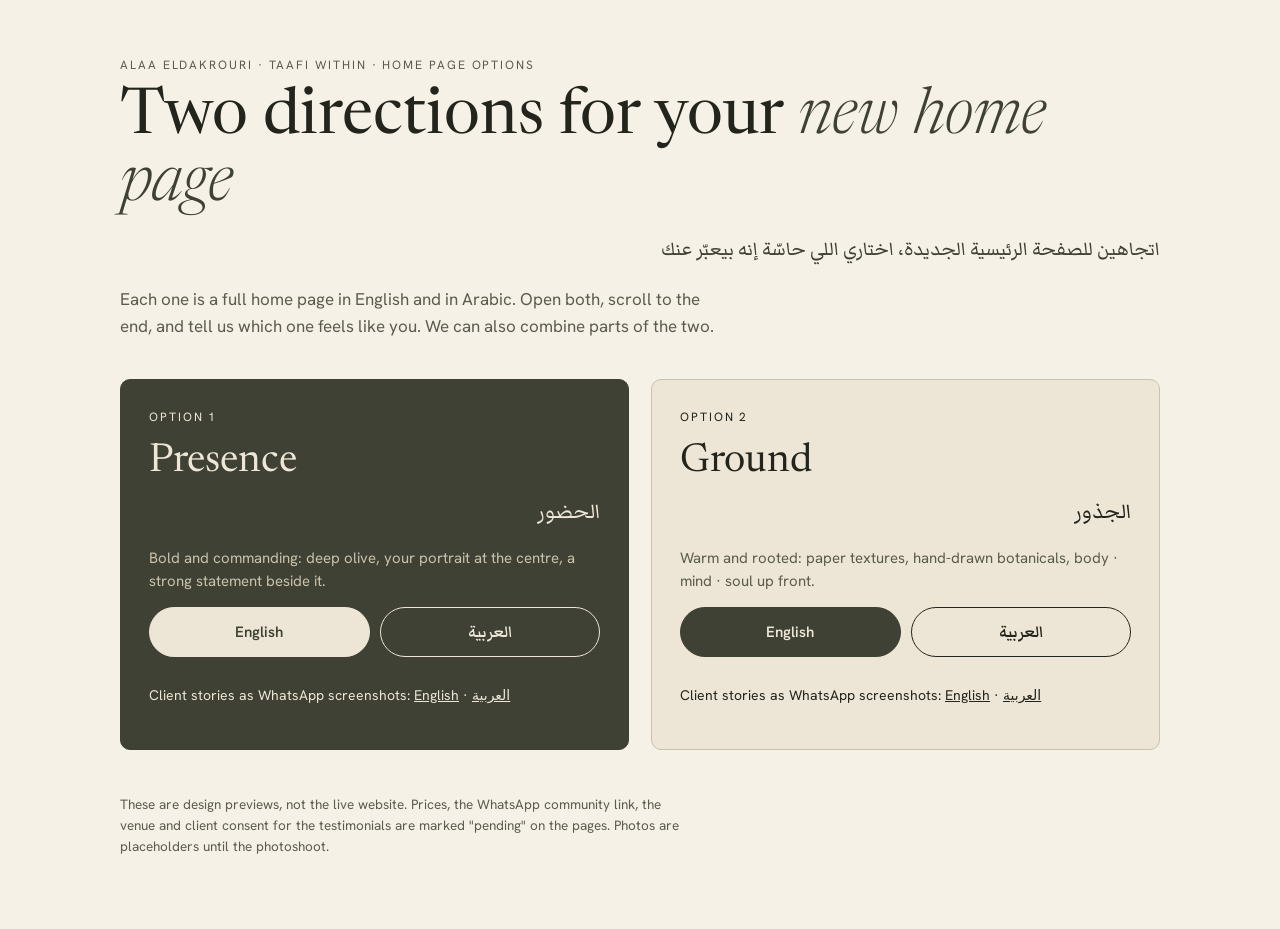
<file: index.html>
<!doctype html>
<html lang="en">
<head>
<meta charset="utf-8">
<meta name="viewport" content="width=device-width, initial-scale=1">
<meta name="robots" content="noindex, nofollow">
<title>Alaa Eldakrouri · Home page options</title>
<link rel="preconnect" href="https://fonts.googleapis.com">
<link rel="preconnect" href="https://fonts.gstatic.com" crossorigin>
<link rel="stylesheet" href="https://fonts.googleapis.com/css2?family=Newsreader:ital,opsz,wght@0,6..72,400;1,6..72,300&family=Hanken+Grotesk:wght@400;500;600&family=Markazi+Text:wght@500&display=swap">
<style>
  :root {
    --cream: #EDE6D6; --paper: #F5F1E7; --sage: #A9AD88; --taupe: #C9C2AC; --deep: #3F4134; --ink: #23241C; --muted: #5B5C4C;
    --display: "Newsreader", Georgia, serif; --text: "Hanken Grotesk", system-ui, sans-serif; --ar: "Markazi Text", "Noto Naskh Arabic", serif;
  }
  * { box-sizing: border-box; }
  body { margin: 0; background: var(--paper); color: var(--ink); font-family: var(--text); line-height: 1.55; }
  .wrap { max-width: 1080px; margin: 0 auto; padding-inline: 20px; padding-block: 56px 72px; }
  .eyebrow { font-size: 12px; letter-spacing: .16em; text-transform: uppercase; color: var(--muted); }
  h1 { font-family: var(--display); font-weight: 400; font-size: clamp(38px, 6vw, 64px); line-height: 1.05; margin: 10px 0 12px; }
  h1 em { font-weight: 300; color: var(--deep); }
  .ar { font-family: var(--ar); font-size: 24px; color: var(--deep); margin: 0; letter-spacing: 0; }
  .lede { max-width: 60ch; color: var(--muted); margin: 18px 0 0; font-size: 17px; }
  .grid { display: grid; grid-template-columns: repeat(auto-fit, minmax(300px, 1fr)); gap: 22px; margin-top: 40px; }
  .card { background: var(--cream); border: 1px solid var(--taupe); border-radius: 10px; padding: 28px; display: grid; gap: 14px; }
  .card.v1 { background: var(--deep); color: var(--cream); border-color: var(--deep); }
  .card.v1 .muted { color: var(--taupe); }
  .num { font-size: 12px; letter-spacing: .16em; text-transform: uppercase; }
  .card h2 { font-family: var(--display); font-weight: 400; font-size: 40px; margin: 0; line-height: 1.1; }
  .card .ar-name { font-family: var(--ar); font-size: 26px; letter-spacing: 0; margin: -6px 0 0; }
  .muted { color: var(--muted); font-size: 15px; margin: 0; }
  .links { display: grid; grid-template-columns: 1fr 1fr; gap: 10px; }
  .btn { display: flex; align-items: center; justify-content: center; min-height: 50px; border-radius: 999px; text-decoration: none; font-weight: 600; font-size: 15px; border: 1px solid currentColor; color: inherit; }
  .btn.solid { background: var(--cream); color: var(--deep); border-color: var(--cream); }
  .card.v2 .btn.solid { background: var(--deep); color: var(--cream); border-color: var(--deep); }
  .btn .arab { font-family: var(--ar); font-size: 20px; letter-spacing: 0; }
  .alt { font-size: 14px; }
  .alt a { color: inherit; }
  footer { margin-top: 44px; font-size: 13.5px; color: var(--muted); max-width: 70ch; }
  a:focus-visible { outline: 2px solid var(--sage); outline-offset: 3px; }
</style>
</head>
<body>
<main class="wrap">
  <div class="eyebrow">Alaa Eldakrouri · Taafi Within · Home page options</div>
  <h1>Two directions for your <em>new home page</em></h1>
  <p class="ar" lang="ar" dir="rtl">اتجاهين للصفحة الرئيسية الجديدة، اختاري اللي حاسّة إنه بيعبّر عنك</p>
  <p class="lede">Each one is a full home page in English and in Arabic. Open both, scroll to the end, and tell us which one feels like you. We can also combine parts of the two.</p>

  <div class="grid">
    <section class="card v1" aria-labelledby="v1-title">
      <div class="num">Option 1</div>
      <h2 id="v1-title">Presence</h2>
      <p class="ar-name" lang="ar" dir="rtl">الحضور</p>
      <p class="muted">Bold and commanding: deep olive, your portrait at the centre, a strong statement beside it.</p>
      <div class="links">
        <a class="btn solid" href="v1-presence/en/">English</a>
        <a class="btn" href="v1-presence/ar/"><span class="arab" lang="ar">العربية</span></a>
      </div>
      <p class="alt">Client stories as WhatsApp screenshots: <a href="v1-presence/en/?stories=screens">English</a> · <a href="v1-presence/ar/?stories=screens" lang="ar">العربية</a></p>
    </section>

    <section class="card v2" aria-labelledby="v2-title">
      <div class="num">Option 2</div>
      <h2 id="v2-title">Ground</h2>
      <p class="ar-name" lang="ar" dir="rtl">الجذور</p>
      <p class="muted">Warm and rooted: paper textures, hand-drawn botanicals, body · mind · soul up front.</p>
      <div class="links">
        <a class="btn solid" href="v2-ground/en/">English</a>
        <a class="btn" href="v2-ground/ar/"><span class="arab" lang="ar">العربية</span></a>
      </div>
      <p class="alt">Client stories as WhatsApp screenshots: <a href="v2-ground/en/?stories=screens">English</a> · <a href="v2-ground/ar/?stories=screens" lang="ar">العربية</a></p>
    </section>
  </div>

  <footer>These are design previews, not the live website. Prices, the WhatsApp community link, the venue and client consent for the testimonials are marked "pending" on the pages. Photos are placeholders until the photoshoot.</footer>
</main>
</body>
</html>
</file>
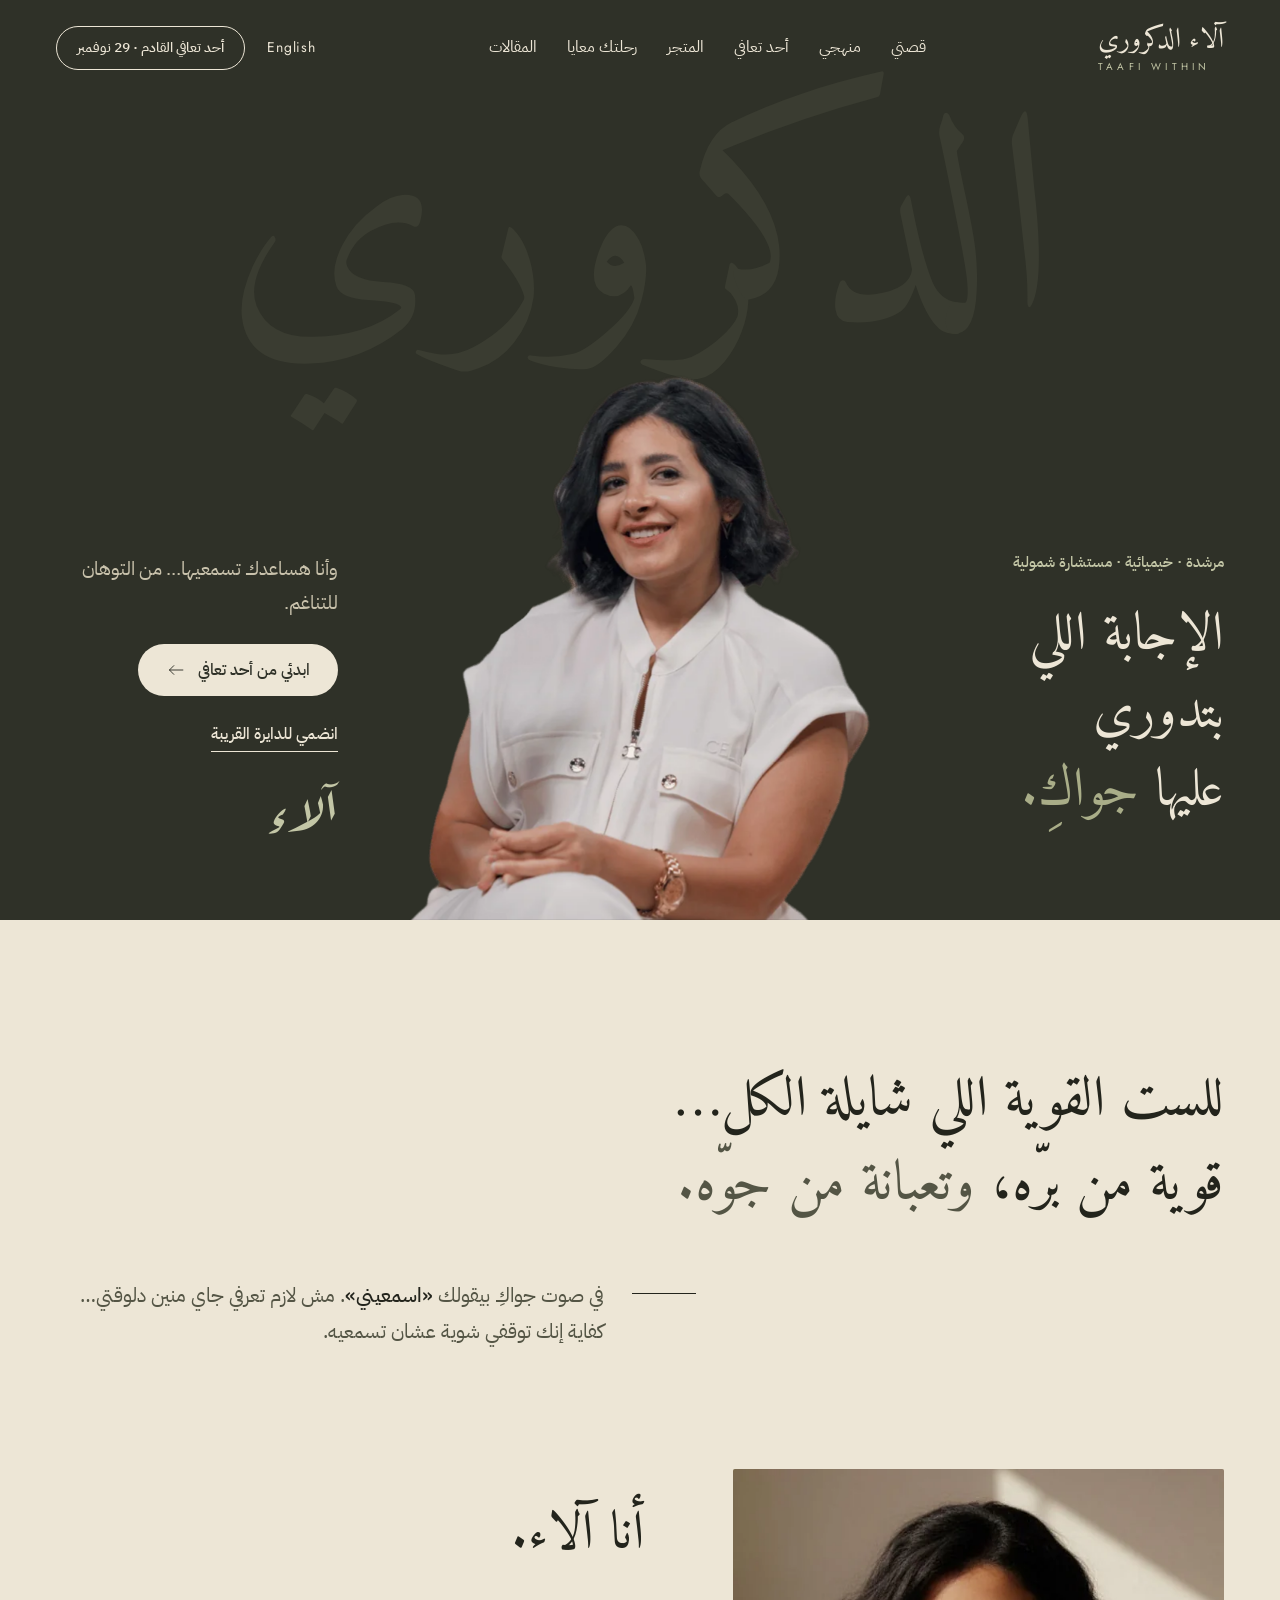
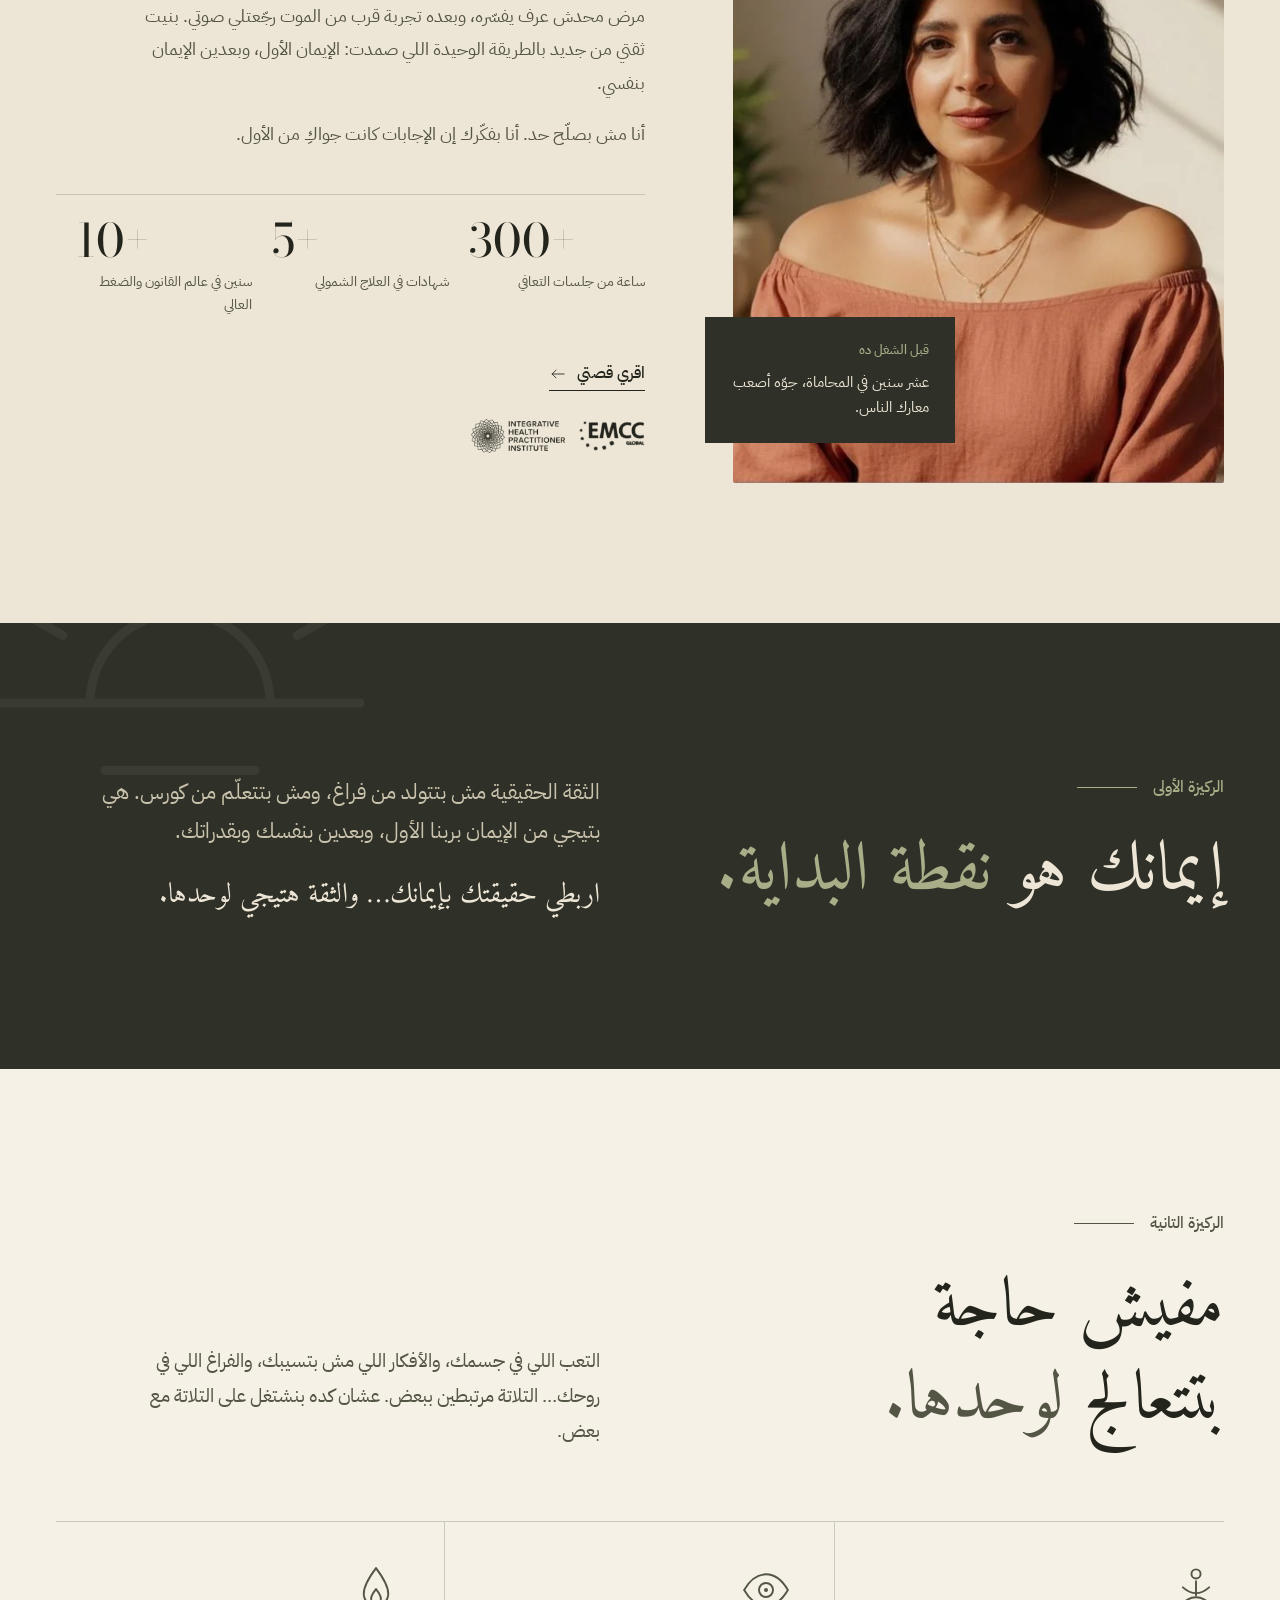
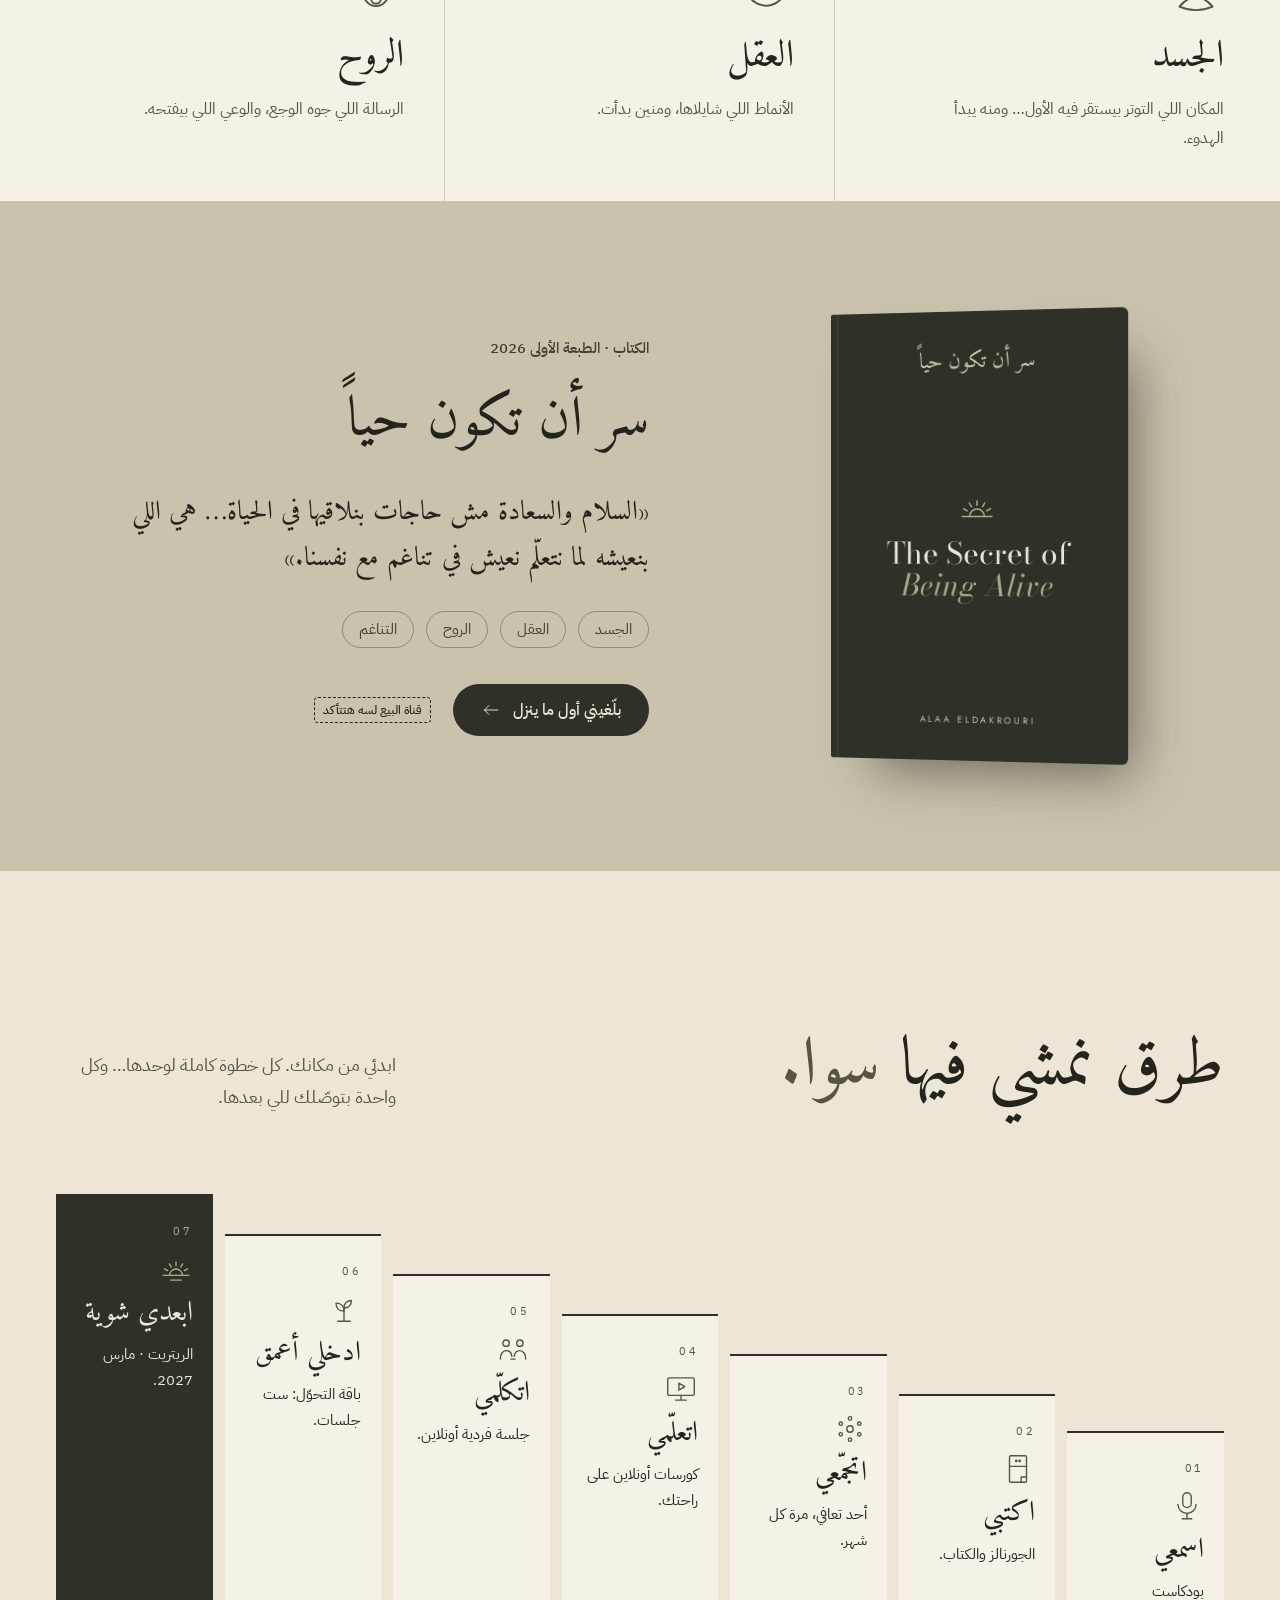
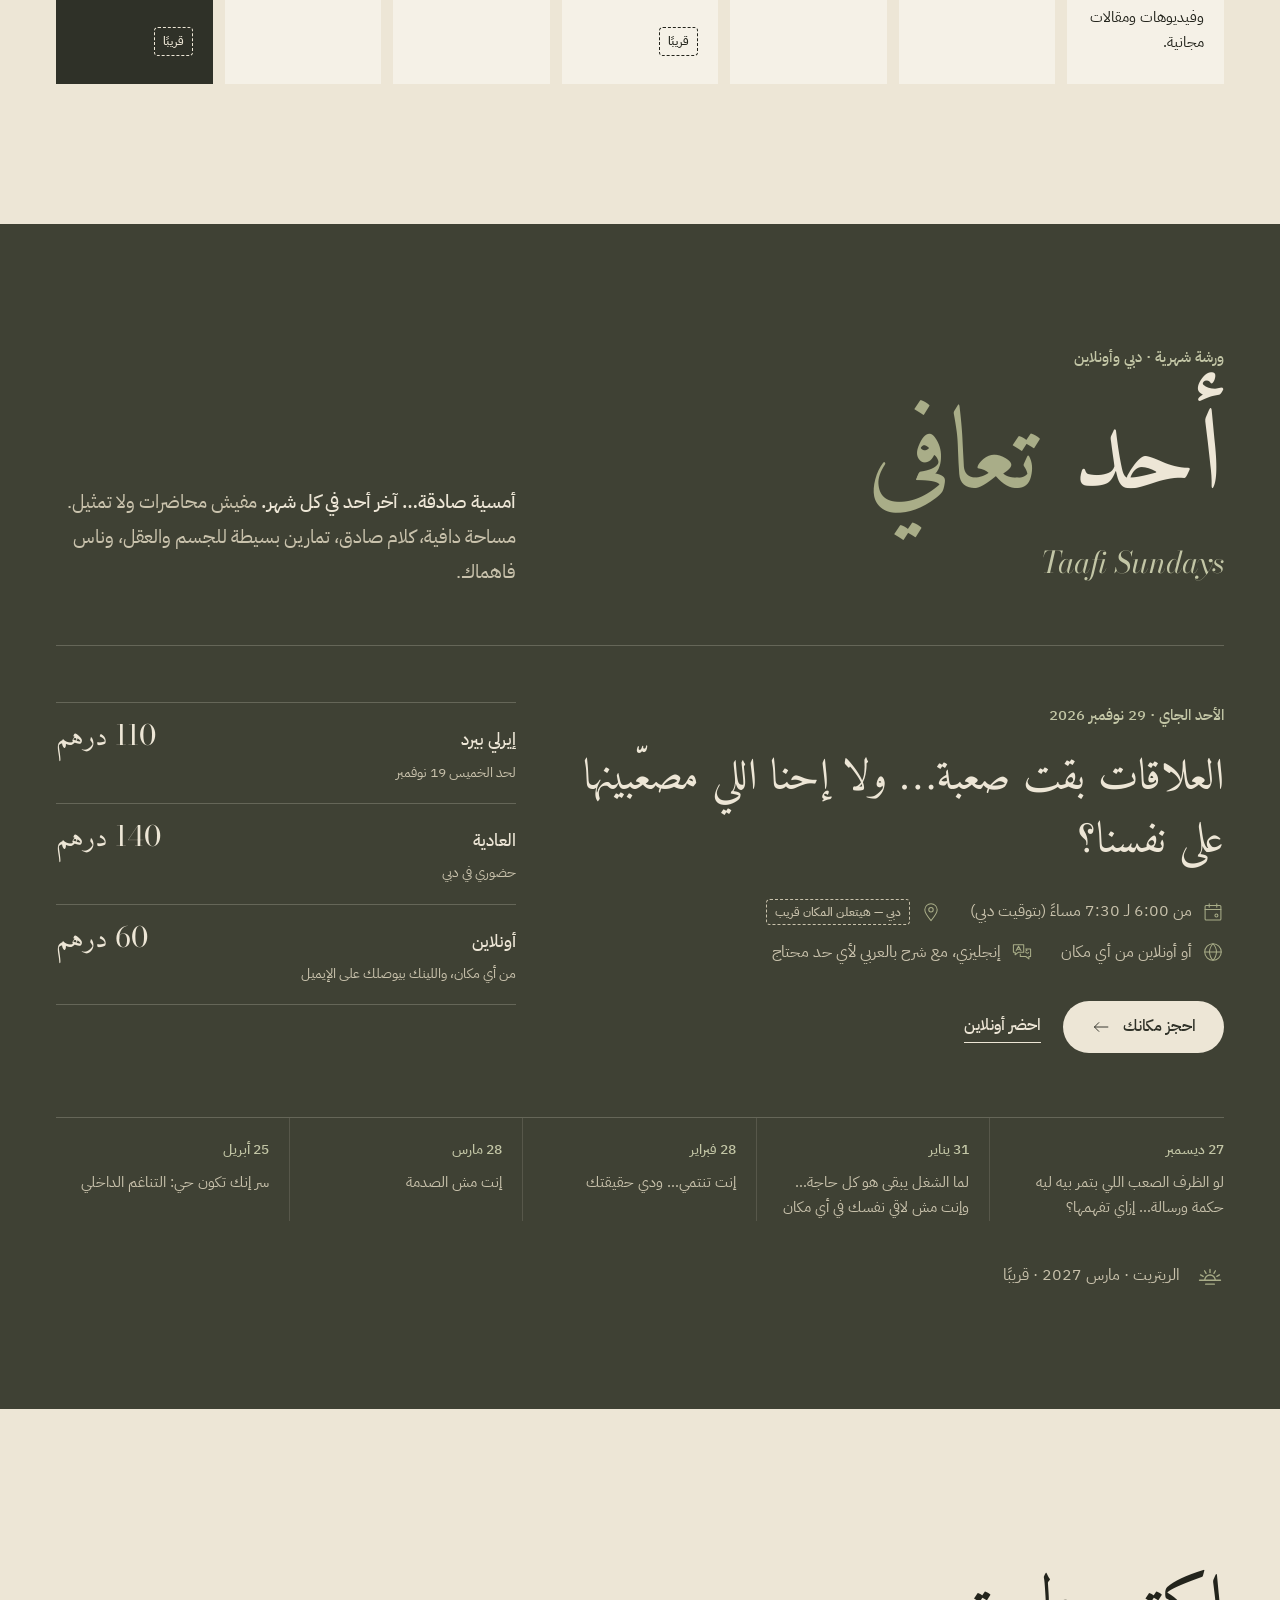
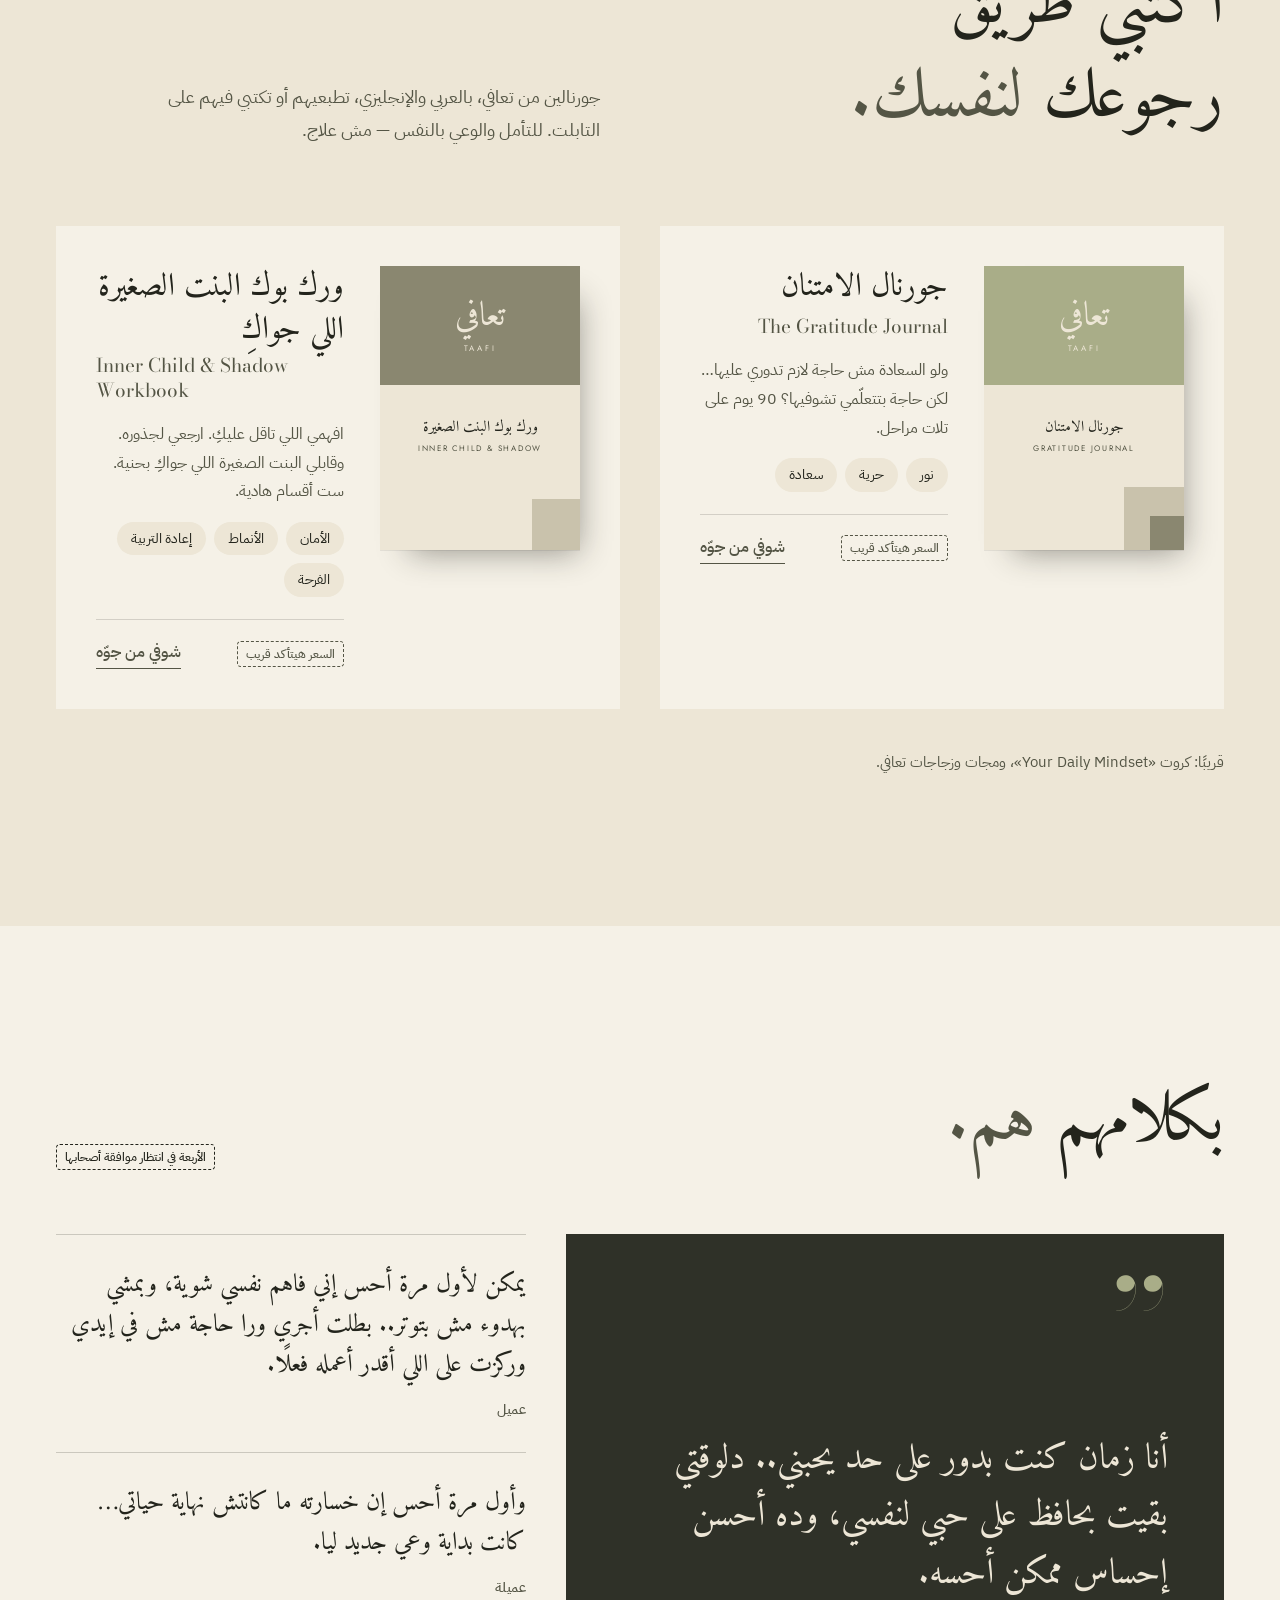
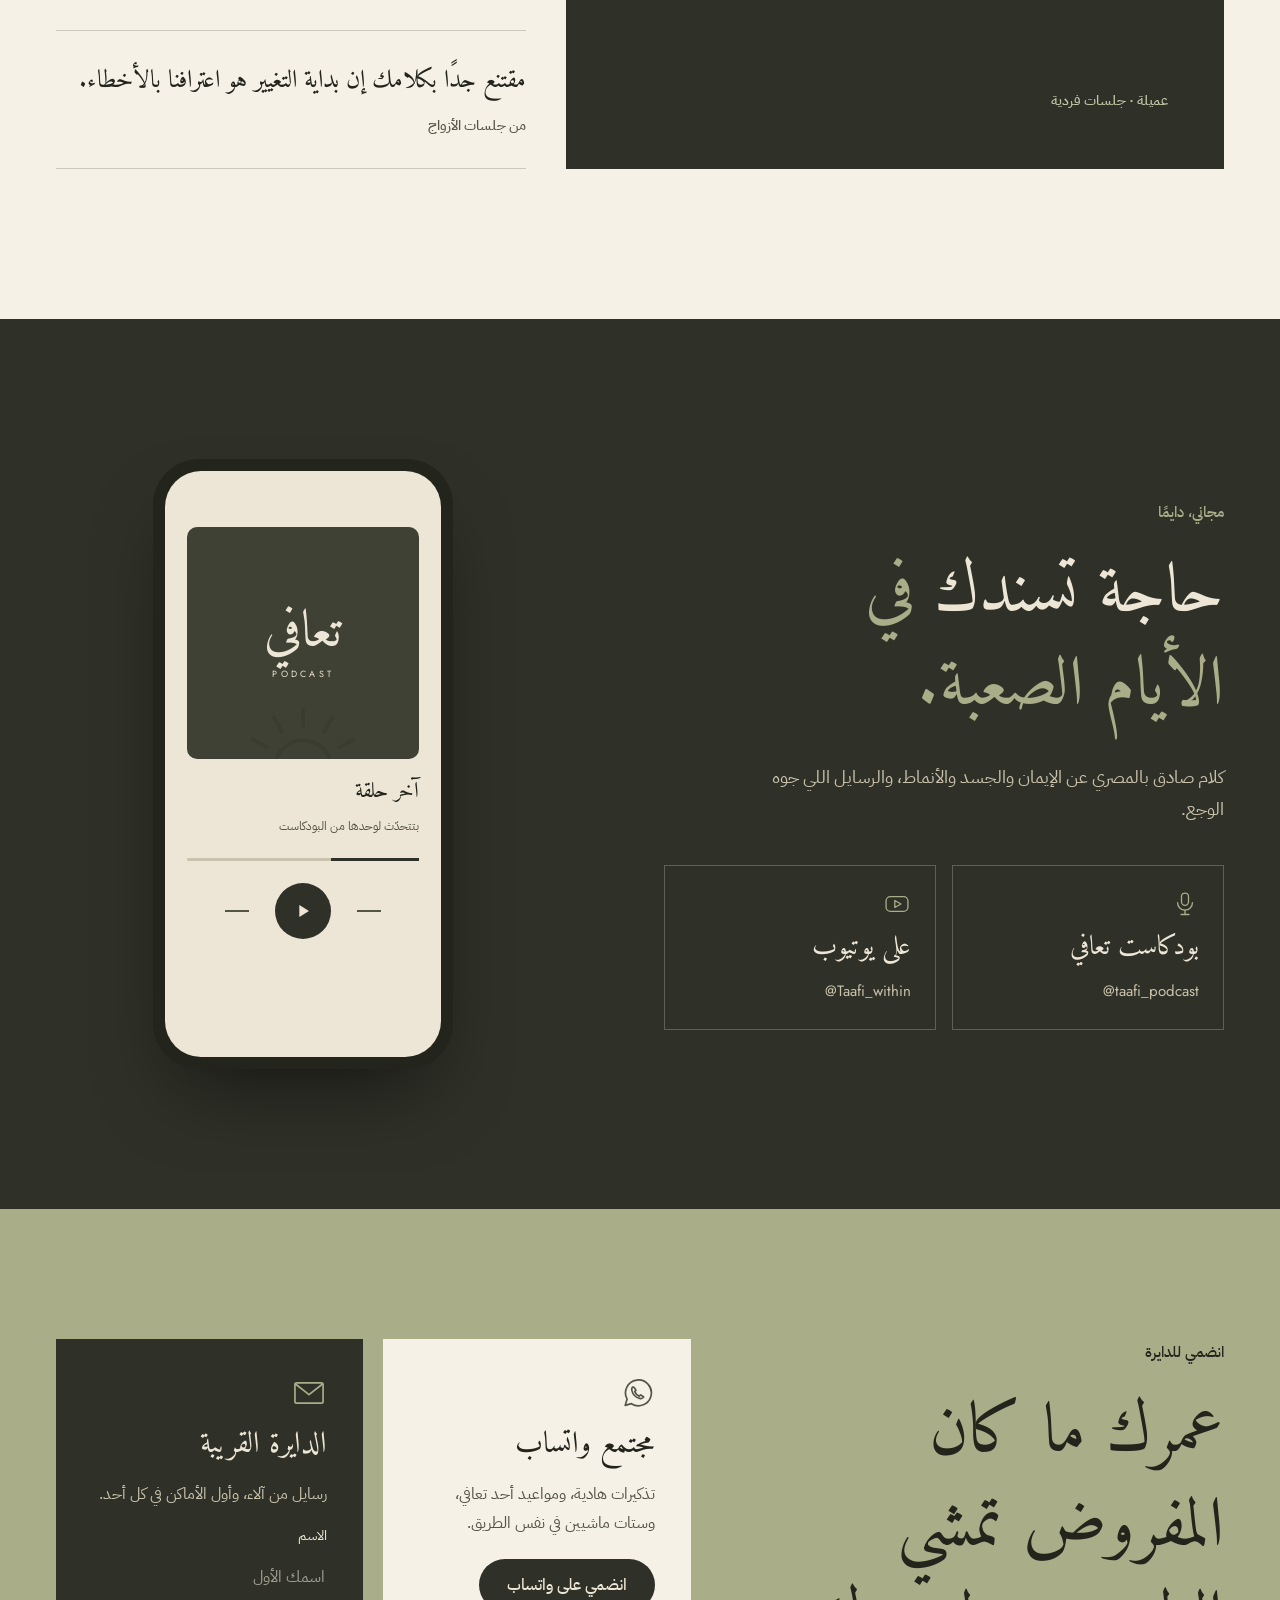
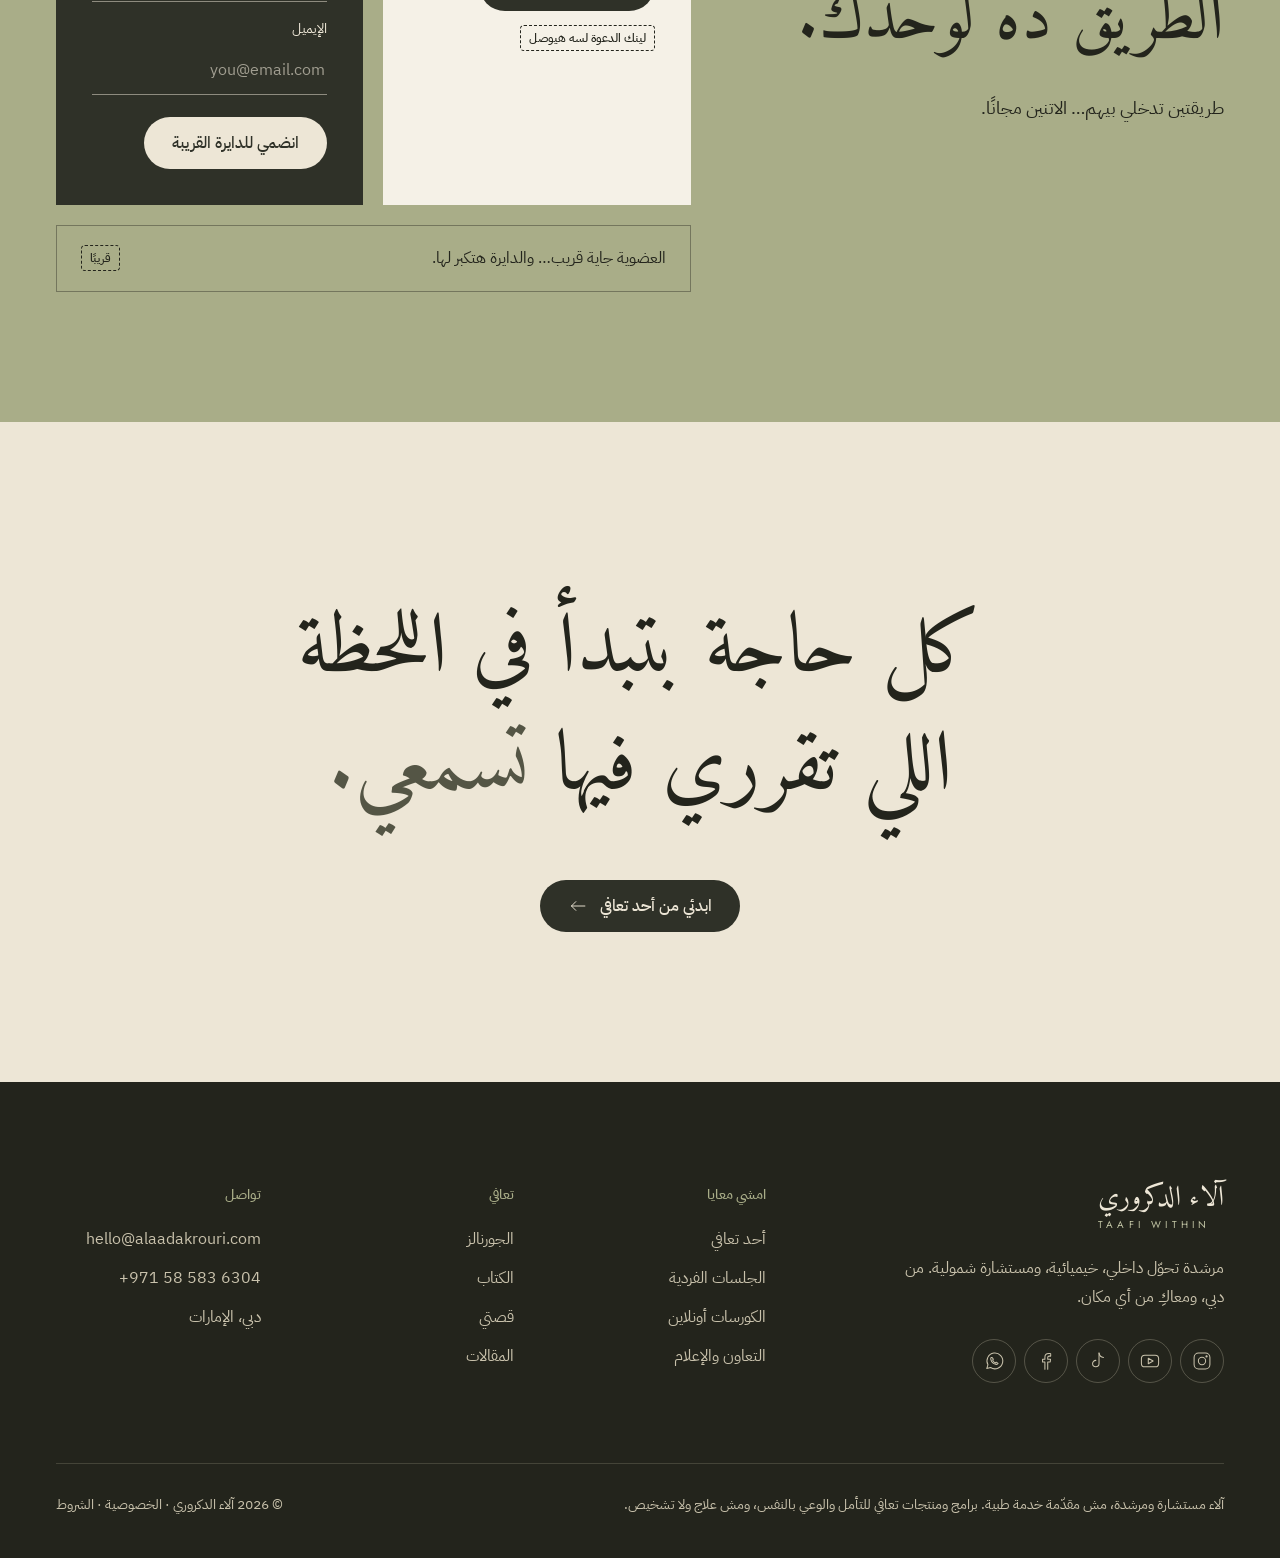
<file: v1-presence/ar/index.html>
<!DOCTYPE html>
<!-- Generated by tools/build-v1.mjs from content/v1-presence.ar.json. Edit the JSON or the template, then run: node tools/build-v1.mjs -->
<html lang="ar" dir="rtl" data-stories="text">
<head>
<meta charset="utf-8">
<meta name="viewport" content="width=device-width, initial-scale=1">
<meta name="robots" content="noindex, nofollow">
<title>آلاء الدكروري · تعافي من الداخل</title>
<meta name="description" content="الإجابة اللي بتدوري عليها جواكِ. آلاء الدكروري، مرشدة تحوّل داخلي ومستشارة شمولية في دبي — أحد تعافي، والجورنالز، والجلسات الفردية.">
<meta name="theme-color" content="#2F3128">
<link rel="icon" href="data:,">
<link rel="alternate" hreflang="en" href="../en/">
<link rel="alternate" hreflang="ar" href="../ar/">
<script>(function(d){d.classList.add('js');try{var s=new URLSearchParams(location.search).get('stories');if(s==='screens'||s==='text')d.setAttribute('data-stories',s)}catch(e){}})(document.documentElement)</script>
<link rel="preconnect" href="https://fonts.googleapis.com">
<link rel="preconnect" href="https://fonts.gstatic.com" crossorigin>
<link rel="stylesheet" href="https://fonts.googleapis.com/css2?family=Amiri&amp;family=IBM+Plex+Sans+Arabic:wght@400;500&amp;family=Aref+Ruqaa&amp;family=Jost:wght@400;500&amp;family=Bodoni+Moda:ital,opsz,wght@0,6..96,400;1,6..96,400&amp;display=swap">
<link rel="preload" as="image" type="image/webp" href="../../assets/img/alaa-seated-whiteshirt-cutout.webp" fetchpriority="high">
<link rel="stylesheet" href="../../assets/v1/v1.css">
<script src="../../assets/v1/v1.js" defer></script>
</head>
<body>
<svg class="sprite" xmlns="http://www.w3.org/2000/svg" aria-hidden="true" focusable="false"><symbol id="tw-arrow" viewBox="0 0 32 32"><path d="M5 16h21.5M19.5 9l7 7-7 7"/></symbol><symbol id="tw-body" viewBox="0 0 32 32"><circle cx="16" cy="6.8" r="2.6"/><path d="M16 11v8.2"/><path d="M8.5 14.5c2.6 2.3 4.9 3.3 7.5 3.3s4.9-1 7.5-3.3"/><path d="M6.5 25.5c3-3.6 6.1-5.4 9.5-5.4s6.5 1.8 9.5 5.4c-3 1.3-6.1 2-9.5 2s-6.5-.7-9.5-2Z"/></symbol><symbol id="tw-calendar" viewBox="0 0 32 32"><rect x="4.5" y="6.5" width="23" height="21" rx="1.5"/><path d="M4.5 12.5h23M10.5 4v5M21.5 4v5"/><circle cx="21" cy="21" r="2.2"/></symbol><symbol id="tw-circle" viewBox="0 0 32 32"><circle cx="16" cy="16" r="3"/><circle cx="16" cy="6" r="1.6"/><circle cx="24.7" cy="11" r="1.6"/><circle cx="24.7" cy="21" r="1.6"/><circle cx="16" cy="26" r="1.6"/><circle cx="7.3" cy="21" r="1.6"/><circle cx="7.3" cy="11" r="1.6"/></symbol><symbol id="tw-close" viewBox="0 0 32 32"><path d="M8 8l16 16M24 8L8 24"/></symbol><symbol id="tw-course" viewBox="0 0 32 32"><rect x="3.5" y="5.5" width="25" height="16.5" rx="1.5"/><path d="M14 10.5v6.5l5.5-3.25L14 10.5Z"/><path d="M16 22v4.5M11 26.5h10"/></symbol><symbol id="tw-email" viewBox="0 0 32 32"><rect x="3.5" y="7" width="25" height="18" rx="1.5"/><path d="M4 8l12 9.5L28 8"/></symbol><symbol id="tw-facebook" viewBox="0 0 32 32"><path d="M18.5 28V17.5h3.6l.5-4h-4.1v-2.6c0-1.2.4-2 2.1-2h2.2V5.3c-.4 0-1.7-.2-3.2-.2-3.1 0-5.2 1.9-5.2 5.4v3H11v4h3.4V28"/></symbol><symbol id="tw-instagram" viewBox="0 0 32 32"><rect x="4.5" y="4.5" width="23" height="23" rx="6.5"/><circle cx="16" cy="16" r="5.3"/><circle cx="22.6" cy="9.4" r="0.9" fill="currentColor"/></symbol><symbol id="tw-journal" viewBox="0 0 32 32"><rect x="8" y="3.5" width="16" height="25" rx="1.2"/><path d="M8 13.5h16"/><circle cx="14.4" cy="8.4" r="0.7" fill="currentColor"/><circle cx="17.6" cy="8.4" r="0.7" fill="currentColor"/><path d="M19 28.5v-5h5"/></symbol><symbol id="tw-language" viewBox="0 0 32 32"><path d="M3.5 5.5h15v11h-8l-4.5 3.5v-3.5H3.5z"/><path d="M7.5 14l3.5-6.5 3.5 6.5M8.7 12h4.6"/><path d="M21.5 11.5h7v11h-2.5v3.5l-4.5-3.5h-8V19"/><path d="M21.5 15.5c-.4 2.2 2.6 2.8 4 1.4"/><circle cx="22.6" cy="13.4" r="0.55" fill="currentColor"/></symbol><symbol id="tw-light" viewBox="0 0 32 32"><path d="M4 22h24"/><path d="M10 22a6 6 0 0 1 12 0"/><path d="M23.8 17.5l3-1.7M20.5 14.2l1.7-3M16 13V9.5M11.5 14.2l-1.7-3M8.2 17.5l-3-1.7"/><path d="M11 26.5h10"/></symbol><symbol id="tw-location" viewBox="0 0 32 32"><path d="M16 28.5c-5.8-6.6-9-11.4-9-15.6a9 9 0 0 1 18 0c0 4.2-3.2 9-9 15.6Z"/><circle cx="16" cy="12.8" r="3.2"/></symbol><symbol id="tw-menu" viewBox="0 0 32 32"><path d="M4.5 11h23M4.5 21h15"/></symbol><symbol id="tw-mind" viewBox="0 0 32 32"><path d="M3.5 16c3.6-6.2 8-9 12.5-9s8.9 2.8 12.5 9c-3.6 6.2-8 9-12.5 9s-8.9-2.8-12.5-9Z"/><circle cx="16" cy="16" r="4"/><circle cx="16" cy="16" r="0.6" fill="currentColor"/></symbol><symbol id="tw-online" viewBox="0 0 32 32"><circle cx="16" cy="16" r="12"/><path d="M4 16h24"/><path d="M16 4c-3.4 3.4-5 7.4-5 12s1.6 8.6 5 12c3.4-3.4 5-7.4 5-12s-1.6-8.6-5-12Z"/></symbol><symbol id="tw-podcast" viewBox="0 0 32 32"><rect x="12" y="3.5" width="8" height="14" rx="4"/><path d="M7.5 14.5a8.5 8.5 0 0 0 17 0"/><path d="M16 23v5M11.5 28h9"/></symbol><symbol id="tw-seed" viewBox="0 0 32 32"><path d="M16 27.5V15"/><path d="M16 18c-4.6 0-7.5-3-7.5-7.5 4.6 0 7.5 3 7.5 7.5Z"/><path d="M16 15c0-4.2 2.6-7 7-7 0 4.2-2.6 7-7 7Z"/><path d="M10 27.5h12"/></symbol><symbol id="tw-session" viewBox="0 0 32 32"><circle cx="9.5" cy="10.5" r="3"/><circle cx="22.5" cy="10.5" r="3"/><path d="M4 25.5c0-4.6 2.4-8 5.5-8s5 2.2 5.4 5.3"/><path d="M28 25.5c0-4.6-2.4-8-5.5-8s-5 2.2-5.4 5.3"/><path d="M14 25.5h4"/></symbol><symbol id="tw-soul" viewBox="0 0 32 32"><path d="M16 3.5c4.6 6.1 7 10.6 7 14.6a7 7 0 0 1-14 0c0-4 2.4-8.5 7-14.6Z"/><path d="M16 15.5c1.9 2.4 2.8 4.1 2.8 5.5a2.8 2.8 0 0 1-5.6 0c0-1.4.9-3.1 2.8-5.5Z"/></symbol><symbol id="tw-tiktok" viewBox="0 0 32 32"><path d="M17.5 4.5v15.3a4.7 4.7 0 1 1-4.7-4.7"/><path d="M17.5 4.5c.6 3.6 3.1 6 6.5 6.3"/></symbol><symbol id="tw-whatsapp" viewBox="0 0 32 32"><path d="M5.5 27l1.7-5.6A11.5 11.5 0 1 1 11 25.5Z"/><path d="M12 10.8c-.6.6-.9 1.6-.6 2.9.8 3.4 3.6 6.3 7 7.1 1.3.3 2.3 0 2.9-.6l.6-.7-2.6-1.8-1.3 1.1c-1.8-.7-3.3-2.2-4-4l1.1-1.3-1.8-2.6Z"/></symbol><symbol id="tw-youtube" viewBox="0 0 32 32"><rect x="3.5" y="7.5" width="25" height="17" rx="5"/><path d="M13.5 12v8l7-4-7-4Z"/></symbol></svg>
<div class="page">
<header class="hdr">
  <div class="wrap">
    <a class="lockup" href="#top" aria-label="آلاء الدكروري، تعافي من الداخل، الرئيسية"><b>آلاء الدكروري</b><span lang="en" dir="ltr">TAAFI WITHIN</span></a>
    <nav class="nav" aria-label="القائمة الرئيسية"><a href="#about">قصتي</a><a href="#approach">منهجي</a><a href="#sundays">أحد تعافي</a><a href="#journals">المتجر</a><a href="#path">رحلتك معايا</a><a href="#voice">المقالات</a></nav>
    <div class="hdr-r">
      <a class="lang" href="../en/" lang="en" hreflang="en" dir="ltr">English</a>
      <a class="btn btn-line" href="#sundays">أحد تعافي القادم · 29 نوفمبر</a>
      <button class="menu-btn" type="button" aria-label="فتح القائمة" aria-expanded="false" aria-controls="v1-menu"><svg class="ic" aria-hidden="true" focusable="false"><use href="#tw-menu"/></svg></button>
    </div>
  </div>
</header>
<main>
<section class="hero" id="top" aria-labelledby="v1-h1">
  <div class="watermark" aria-hidden="true">الدكروري</div>
  <picture class="hero-pic"><source type="image/webp" srcset="../../assets/img/alaa-seated-whiteshirt-cutout.webp"><img class="hero-fig" src="../../assets/img/alaa-seated-whiteshirt-cutout.png" width="615" height="727" alt="آلاء الدكروري جالسة بابتسامة، بقميص أبيض" fetchpriority="high"></picture>
  <div class="wrap hero-grid">
    <div class="hero-l">
      <span class="eyebrow">مرشدة · خيميائية · مستشارة شمولية</span>
      <h1 class="display" id="v1-h1">الإجابة اللي بتدوري عليها <em>جواكِ.</em></h1>
    </div>
    <div class="hero-r">
      <p>وأنا هساعدك تسمعيها… من التوهان للتناغم.</p>
      <a class="btn btn-light" href="#sundays">ابدئي من أحد تعافي <svg class="ic dir" aria-hidden="true" focusable="false"><use href="#tw-arrow"/></svg></a>
      <a class="link" href="#circle">انضمي للدايرة القريبة</a>
      <div class="sig" aria-hidden="true">آلاء</div>
    </div>
  </div>
</section>
<section class="mirror" aria-labelledby="v1-mirror">
  <div class="wrap">
    <h2 class="display mirror-q" id="v1-mirror">للست القوية اللي شايلة الكل… قوية من برّه، <em>وتعبانة من جوّه.</em></h2>
    <div class="mirror-sub"><span class="bar" aria-hidden="true"></span><p>في صوت جواكِ بيقولك <b>«اسمعيني»</b>. مش لازم تعرفي جاي منين دلوقتي… كفاية إنك توقفي شوية عشان تسمعيه.</p></div>
  </div>
</section>
<section class="me" id="about" aria-labelledby="v1-me">
  <div class="wrap me-grid">
    <div class="me-photo">
      <div class="frame"><picture><source type="image/webp" srcset="../../assets/img/alaa-terracotta-portrait-4x5.webp"><img src="../../assets/img/alaa-terracotta-portrait-4x5.jpg" width="614" height="768" alt="صورة آلاء الدكروري" loading="lazy" decoding="async"></picture></div>
      <div class="tag"><span class="eyebrow">قبل الشغل ده</span>عشر سنين في المحاماة، جوّه أصعب معارك الناس.</div>
    </div>
    <div>
      <h2 class="display" id="v1-me">أنا آلاء.</h2>
      <p>مرض محدش عرف يفسّره، وبعده تجربة قرب من الموت رجّعتلي صوتي. بنيت ثقتي من جديد بالطريقة الوحيدة اللي صمدت: الإيمان الأول، وبعدين الإيمان بنفسي.</p>
      <p>أنا مش بصلّح حد. أنا بفكّرك إن الإجابات كانت جواكِ من الأول.</p>
      <div class="stats">
        <div class="stat"><b dir="ltr">300+</b><span>ساعة من جلسات التعافي</span></div>
        <div class="stat"><b dir="ltr">5+</b><span>شهادات في العلاج الشمولي</span></div>
        <div class="stat"><b dir="ltr">10+</b><span>سنين في عالم القانون والضغط العالي</span></div>
      </div>
      <a class="link" href="#about">اقري قصتي <svg class="ic dir" aria-hidden="true" focusable="false"><use href="#tw-arrow"/></svg></a>
      <div class="creds"><picture><source type="image/webp" srcset="../../assets/img/emcc.webp"><img class="cred-emcc" src="../../assets/img/emcc.png" width="386" height="176" alt="EMCC Global" loading="lazy" decoding="async"></picture><picture><source type="image/webp" srcset="../../assets/img/ihpi.webp"><img class="cred-ihpi" src="../../assets/img/ihpi.png" width="1024" height="368" alt="Integrative Health Practitioner Institute" loading="lazy" decoding="async"></picture></div>
    </div>
  </div>
</section>
<section class="faith" id="approach" aria-labelledby="v1-faith">
  <svg class="ic sun" aria-hidden="true" focusable="false"><use href="#tw-light"/></svg>
  <div class="wrap faith-grid">
    <div>
      <div class="num eyebrow">الركيزة الأولى</div>
      <h2 class="display" id="v1-faith">إيمانك هو <em>نقطة البداية.</em></h2>
    </div>
    <div>
      <p>الثقة الحقيقية مش بتتولد من فراغ، ومش بتتعلّم من كورس. هي بتيجي من الإيمان بربنا الأول، وبعدين بنفسك وبقدراتك.</p>
      <p class="lead">اربطي حقيقتك بإيمانك… والثقة هتيجي لوحدها.</p>
    </div>
  </div>
</section>
<section class="whole" aria-labelledby="v1-whole">
  <div class="wrap">
    <div class="whole-head">
      <div>
        <div class="num eyebrow">الركيزة التانية</div>
        <h2 class="display" id="v1-whole">مفيش حاجة بتتعالج <em>لوحدها.</em></h2>
      </div>
      <p>التعب اللي في جسمك، والأفكار اللي مش بتسيبك، والفراغ اللي في روحك… التلاتة مرتبطين ببعض. عشان كده بنشتغل على التلاتة مع بعض.</p>
    </div>
    <div class="trio">
      <div><svg class="ic" aria-hidden="true" focusable="false"><use href="#tw-body"/></svg><h3>الجسد</h3><p>المكان اللي التوتر بيستقر فيه الأول… ومنه يبدأ الهدوء.</p></div>
      <div><svg class="ic" aria-hidden="true" focusable="false"><use href="#tw-mind"/></svg><h3>العقل</h3><p>الأنماط اللي شايلاها، ومنين بدأت.</p></div>
      <div><svg class="ic" aria-hidden="true" focusable="false"><use href="#tw-soul"/></svg><h3>الروح</h3><p>الرسالة اللي جوه الوجع، والوعي اللي بيفتحه.</p></div>
    </div>
  </div>
  <div class="book" id="book">
    <div class="wrap book-grid">
      <div class="cover-wrap">
        <div class="bcover" role="img" aria-label="غلاف كتاب سر أن تكون حياً لآلاء الدكروري" dir="ltr">
          <div class="ar" lang="ar" dir="rtl">سر أن تكون حياً</div>
          <div lang="en"><svg class="ic sunm" aria-hidden="true" focusable="false"><use href="#tw-light"/></svg><div class="t">The Secret of <em>Being Alive</em></div></div>
          <div class="s" lang="en">Alaa Eldakrouri</div>
        </div>
      </div>
      <div>
        <span class="eyebrow">الكتاب · الطبعة الأولى 2026</span>
        <h2 class="display" id="v1-book">سر أن تكون حياً</h2>
        <blockquote>«السلام والسعادة مش حاجات بنلاقيها في الحياة… هي اللي بنعيشه لما نتعلّم نعيش في تناغم مع نفسنا.»</blockquote>
        <div class="parts"><span>الجسد</span><span>العقل</span><span>الروح</span><span>التناغم</span></div>
        <div class="row"><a class="btn btn-deep" href="#circle">بلّغيني أول ما ينزل <svg class="ic dir" aria-hidden="true" focusable="false"><use href="#tw-arrow"/></svg></a><span class="pending">قناة البيع لسه هتتأكد</span></div>
      </div>
    </div>
  </div>
</section>
<section class="path" id="path" aria-labelledby="v1-path">
  <div class="wrap">
    <div class="path-head">
      <h2 class="display" id="v1-path">طرق نمشي فيها <em>سوا.</em></h2>
      <p>ابدئي من مكانك. كل خطوة كاملة لوحدها… وكل واحدة بتوصّلك للي بعدها.</p>
    </div>
    <div class="stairs">
      <a class="step" href="#voice"><small>01</small><svg class="ic" aria-hidden="true" focusable="false"><use href="#tw-podcast"/></svg><b>اسمعي</b><span>بودكاست وفيديوهات ومقالات مجانية.</span></a>
      <a class="step" href="#journals"><small>02</small><svg class="ic" aria-hidden="true" focusable="false"><use href="#tw-journal"/></svg><b>اكتبي</b><span>الجورنالز والكتاب.</span></a>
      <a class="step" href="#sundays"><small>03</small><svg class="ic" aria-hidden="true" focusable="false"><use href="#tw-circle"/></svg><b>اتجمّعي</b><span>أحد تعافي، مرة كل شهر.</span></a>
      <a class="step" href="#circle"><small>04</small><svg class="ic" aria-hidden="true" focusable="false"><use href="#tw-course"/></svg><b>اتعلّمي</b><span>كورسات أونلاين على راحتك.</span><span class="pending">قريبًا</span></a>
      <a class="step" href="#path"><small>05</small><svg class="ic" aria-hidden="true" focusable="false"><use href="#tw-session"/></svg><b>اتكلّمي</b><span>جلسة فردية أونلاين.</span></a>
      <a class="step" href="#path"><small>06</small><svg class="ic" aria-hidden="true" focusable="false"><use href="#tw-seed"/></svg><b>ادخلي أعمق</b><span>باقة التحوّل: ست جلسات.</span></a>
      <a class="step top" href="#sundays"><small>07</small><svg class="ic" aria-hidden="true" focusable="false"><use href="#tw-light"/></svg><b>ابعدي شوية</b><span>الريتريت · مارس 2027.</span><span class="pending">قريبًا</span></a>
    </div>
  </div>
</section>
<section class="sun-band" id="sundays" aria-labelledby="v1-sun">
  <div class="wrap">
    <div class="sb-top">
      <div>
        <span class="eyebrow">ورشة شهرية · دبي وأونلاين</span>
        <h2 class="display sb-title" id="v1-sun">أحد <em>تعافي</em></h2>
        <span class="sb-other" lang="en" dir="ltr">Taafi Sundays</span>
      </div>
      <p><b>أمسية صادقة… آخر أحد في كل شهر.</b> مفيش محاضرات ولا تمثيل. مساحة دافية، كلام صادق، تمارين بسيطة للجسم والعقل، وناس فاهماك.</p>
    </div>
    <div class="sb-next">
      <div>
        <span class="eyebrow">الأحد الجاي · 29 نوفمبر 2026</span>
        <h3>العلاقات بقت صعبة… ولا إحنا اللي مصعّبينها على نفسنا؟</h3>
        <ul class="facts">
          <li><svg class="ic" aria-hidden="true" focusable="false"><use href="#tw-calendar"/></svg><span>من 6:00 لـ 7:30 مساءً (بتوقيت دبي)</span></li>
          <li><svg class="ic" aria-hidden="true" focusable="false"><use href="#tw-location"/></svg><span class="pending">دبي — هيتعلن المكان قريب</span></li>
          <li><svg class="ic" aria-hidden="true" focusable="false"><use href="#tw-online"/></svg><span>أو أونلاين من أي مكان</span></li>
          <li><svg class="ic" aria-hidden="true" focusable="false"><use href="#tw-language"/></svg><span>إنجليزي، مع شرح بالعربي لأي حد محتاج</span></li>
        </ul>
        <div class="row"><a class="btn btn-light" href="#sundays">احجز مكانك <svg class="ic dir" aria-hidden="true" focusable="false"><use href="#tw-arrow"/></svg></a><a class="link" href="#sundays">احضر أونلاين</a></div>
      </div>
      <ul class="tickets" aria-label="التذاكر">
        <li class="tix"><b>إيرلي بيرد</b><span class="price">110 درهم</span><small>لحد الخميس 19 نوفمبر</small></li>
        <li class="tix"><b>العادية</b><span class="price">140 درهم</span><small>حضوري في دبي</small></li>
        <li class="tix"><b>أونلاين</b><span class="price">60 درهم</span><small>من أي مكان، واللينك بيوصلك على الإيميل</small></li>
      </ul>
    </div>
    <ul class="sched" aria-label="مواعيد أحد تعافي الجاية">
      <li><b>27 ديسمبر</b>لو الظرف الصعب اللي بتمر بيه ليه حكمة ورسالة… إزاي تفهمها؟</li>
      <li><b>31 يناير</b>لما الشغل يبقى هو كل حاجة… وإنت مش لاقي نفسك في أي مكان</li>
      <li><b>28 فبراير</b>إنت تنتمي… ودي حقيقتك</li>
      <li><b>28 مارس</b>إنت مش الصدمة</li>
      <li><b>25 أبريل</b>سر إنك تكون حي: التناغم الداخلي</li>
    </ul>
    <p class="retreat"><svg class="ic" aria-hidden="true" focusable="false"><use href="#tw-light"/></svg><span>الريتريت · مارس 2027 · قريبًا</span></p>
  </div>
</section>
<section class="journals" id="journals" aria-labelledby="v1-j">
  <div class="wrap">
    <div class="j-head">
      <h2 class="display" id="v1-j">اكتبي طريق رجوعك <em>لنفسك.</em></h2>
      <p>جورنالين من تعافي، بالعربي والإنجليزي، تطبعيهم أو تكتبي فيهم على التابلت. للتأمل والوعي بالنفس — مش علاج.</p>
    </div>
    <div class="j-grid">
      <article class="jcard">
        <div class="jcover" role="img" aria-label="غلاف جورنال الامتنان" dir="ltr"><div class="band" data-logotype="true"><b lang="ar">تعافي</b><span lang="en">TAAFI</span></div><div class="ttl"><b lang="ar" dir="rtl">جورنال الامتنان</b><span lang="en">GRATITUDE JOURNAL</span></div><div class="c1"></div><div class="c2"></div></div>
        <div>
          <h3>جورنال الامتنان</h3>
          <span class="j-other" lang="en" dir="ltr">The Gratitude Journal</span>
          <p>ولو السعادة مش حاجة لازم تدوري عليها… لكن حاجة بتتعلّمي تشوفيها؟ 90 يوم على تلات مراحل.</p>
          <div class="phases"><span>نور</span><span>حرية</span><span>سعادة</span></div>
          <div class="jfoot"><span class="pending">السعر هيتأكد قريب</span><a class="link" href="#journals">شوفي من جوّه</a></div>
        </div>
      </article>
      <article class="jcard">
        <div class="jcover deep" role="img" aria-label="غلاف ورك بوك البنت الصغيرة اللي جواكِ" dir="ltr"><div class="band" data-logotype="true"><b lang="ar">تعافي</b><span lang="en">TAAFI</span></div><div class="ttl"><b lang="ar" dir="rtl">ورك بوك البنت الصغيرة</b><span lang="en">INNER CHILD &amp; SHADOW</span></div><div class="c1"></div></div>
        <div>
          <h3>ورك بوك البنت الصغيرة اللي جواكِ</h3>
          <span class="j-other" lang="en" dir="ltr">Inner Child &amp; Shadow Workbook</span>
          <p>افهمي اللي تاقل عليكِ. ارجعي لجذوره. وقابلي البنت الصغيرة اللي جواكِ بحنية. ست أقسام هادية.</p>
          <div class="phases"><span>الأمان</span><span>الأنماط</span><span>إعادة التربية</span><span>الفرحة</span></div>
          <div class="jfoot"><span class="pending">السعر هيتأكد قريب</span><a class="link" href="#journals">شوفي من جوّه</a></div>
        </div>
      </article>
    </div>
    <p class="soon">قريبًا: كروت «<bdi lang="en">Your Daily Mindset</bdi>»، ومجات وزجاجات تعافي.</p>
  </div>
</section>
<section class="stories stories--text" aria-labelledby="v1-st">
  <div class="wrap">
    <div class="st-head">
      <h2 class="display" id="v1-st">بكلامهم <em>هم.</em></h2>
      <span class="pending">الأربعة في انتظار موافقة أصحابها</span>
    </div>
    <div class="st-grid">
      <figure class="feat">
        <div class="qmark" aria-hidden="true">”</div>
        <blockquote>أنا زمان كنت بدور على حد يحبني.. دلوقتي بقيت بحافظ على حبي لنفسي، وده أحسن إحساس ممكن أحسه.</blockquote>
        <figcaption class="who">عميلة · جلسات فردية</figcaption>
      </figure>
      <div class="st-side">
        <figure class="sq"><blockquote>يمكن لأول مرة أحس إني فاهم نفسي شوية، وبمشي بهدوء مش بتوتر.. بطلت أجري ورا حاجة مش في إيدي وركزت على اللي أقدر أعمله فعلًا.</blockquote><figcaption class="who">عميل</figcaption></figure>
        <figure class="sq"><blockquote>وأول مرة أحس إن خسارته ما كانتش نهاية حياتي… كانت بداية وعي جديد ليا.</blockquote><figcaption class="who">عميلة</figcaption></figure>
        <figure class="sq"><blockquote>مقتنع جدًا بكلامك إن بداية التغيير هو اعترافنا بالأخطاء.</blockquote><figcaption class="who">من جلسات الأزواج</figcaption></figure>
      </div>
    </div>
  </div>
</section>
<section class="stories stories--screens" aria-labelledby="v1-ss">
  <div class="wrap">
    <div class="ss-head">
      <h2 class="display" id="v1-ss">بكلامهم <em>هم.</em></h2>
      <div><p>رسايل واتساب حقيقية من عملاء آلاء، متقصوصة على الرسالة نفسها. من غير أسامي ولا صور.</p><span class="pending">الأربعة في انتظار موافقة أصحابها</span></div>
    </div>
    <div class="ss-grid">
      <div class="ss-col">
        <figure class="chat">
          <div class="src"><svg class="ic" aria-hidden="true" focusable="false"><use href="#tw-whatsapp"/></svg><span>واتساب · بعد جلسة</span></div>
          <picture><source type="image/webp" srcset="../../assets/img/wa-loss.webp"><img class="shot" src="../../assets/img/wa-loss.png" width="440" height="332" alt="رسالة واتساب: الفرق إنك ما حاولتيش تقوليلي &quot;انسي&quot; أو &quot;عديها&quot;… علمتيني إزاي أعديها وإزاي احتوي مشاعري وقتها واتقبلها. دلوقتي مش بقول إن الوجع اختفى… بس بقيت قادرة أعيش وأحب نفسي من غير ما أستنى حد يرجعلي إحساسي بالقيمة. وأول مرة أحس إن خسارته ما كانتش نهاية حياتي… كانت بداية وعي جديد ليا" loading="lazy" decoding="async"></picture>
          <figcaption><span>عميلة</span></figcaption>
        </figure>
        <figure class="chat light">
          <div class="src"><svg class="ic" aria-hidden="true" focusable="false"><use href="#tw-whatsapp"/></svg><span>واتساب · بعد جلسة</span></div>
          <picture><source type="image/webp" srcset="../../assets/img/wa-calm.webp"><img class="shot" src="../../assets/img/wa-calm.png" width="470" height="196" alt="رسالة واتساب: يمكن لاول مرة احس اني فاهم نفسي شوية وبمشي بهدوء مش بتوتر… بطلت اجري ورا حاجة مش في ايدي وركزت على اللي اقدر اعمله فعلا.. شكرا ليكي" loading="lazy" decoding="async"></picture>
          <figcaption><span>عميل</span></figcaption>
        </figure>
      </div>
      <div class="ss-col">
        <figure class="chat light">
          <div class="src"><svg class="ic" aria-hidden="true" focusable="false"><use href="#tw-whatsapp"/></svg><span>واتساب · بعد جلسة</span></div>
          <picture><source type="image/webp" srcset="../../assets/img/wa-love.webp"><img class="shot" src="../../assets/img/wa-love.png" width="388" height="220" alt="رسالة واتساب: فعلا انا زمان كنت بدور على حد يحبني دلوقتي بقيت بحافظ على حبي لنفسي وده احسن احساس ممكن احسه شكرا من قلبي ليك" loading="lazy" decoding="async"></picture>
          <figcaption><span>عميلة · جلسات فردية</span></figcaption>
        </figure>
        <figure class="chat">
          <div class="src"><svg class="ic" aria-hidden="true" focusable="false"><use href="#tw-whatsapp"/></svg><span>واتساب · جلسات الأزواج</span></div>
          <picture><source type="image/webp" srcset="../../assets/img/wa-couple.webp"><img class="shot" src="../../assets/img/wa-couple.png" width="458" height="362" alt="رسالة واتساب: مساء الخير، اولا حابب اشكرك علي مجهودك ووقتك لينا… مقتنع جدا بكلامك ان بدايه التغيير هوا اعترافنا بالاخطاء…" loading="lazy" decoding="async"></picture>
          <figcaption><span>من جلسات الأزواج</span></figcaption>
        </figure>
      </div>
    </div>
    <p class="ss-note">الصور متقصوصة من السكرينشوت الأصلي على رسالة العميل بس — من غير شريط الموبايل ولا الستيكرز ولا الردود. ومحتاجة موافقة كل عميل قبل النشر.</p>
  </div>
</section>
<section class="voice" id="voice" aria-labelledby="v1-voice">
  <div class="wrap voice-grid">
    <div>
      <span class="eyebrow">مجاني، دايمًا</span>
      <h2 class="display" id="v1-voice">حاجة تسندك <em>في الأيام الصعبة.</em></h2>
      <p>كلام صادق بالمصري عن الإيمان والجسد والأنماط، والرسايل اللي جوه الوجع.</p>
      <div class="chan">
        <a href="https://www.instagram.com/taafi_podcast/"><svg class="ic" aria-hidden="true" focusable="false"><use href="#tw-podcast"/></svg><b>بودكاست تعافي</b><span dir="ltr">@taafi_podcast</span></a>
        <a href="https://www.youtube.com/channel/UC_s-3lm0QxxbBLHrdeRFPxA"><svg class="ic" aria-hidden="true" focusable="false"><use href="#tw-youtube"/></svg><b>على يوتيوب</b><span dir="ltr">@Taafi_within</span></a>
      </div>
    </div>
    <div class="phone" aria-hidden="true">
      <div class="screen">
        <div class="pcover" data-logotype="true" dir="ltr"><b lang="ar">تعافي</b><span>PODCAST</span><svg class="ic" aria-hidden="true" focusable="false"><use href="#tw-light"/></svg></div>
        <div class="ptitle"><b>آخر حلقة</b><span>بتتحدّث لوحدها من البودكاست</span></div>
        <div class="scrub"></div>
        <div class="pctrl"><i></i><span class="pplay"><svg viewBox="0 0 24 24" focusable="false"><path d="M8 5.5v13l10.5-6.5Z"/></svg></span><i></i></div>
      </div>
    </div>
  </div>
</section>
<section class="circle" id="circle" aria-labelledby="v1-circle">
  <div class="wrap circle-grid">
    <div class="circle-l">
      <span class="eyebrow">انضمي للدايرة</span>
      <h2 class="display" id="v1-circle">عمرك ما كان المفروض تمشي الطريق ده لوحدك.</h2>
      <p>طريقتين تدخلي بيهم… الاتنين مجانًا.</p>
    </div>
    <div class="circle-cards">
      <div class="cc">
        <svg class="ic" aria-hidden="true" focusable="false"><use href="#tw-whatsapp"/></svg>
        <h3>مجتمع واتساب</h3>
        <p>تذكيرات هادية، ومواعيد أحد تعافي، وستات ماشيين في نفس الطريق.</p>
        <a class="btn btn-deep" href="#circle">انضمي على واتساب</a>
        <span class="pending">لينك الدعوة لسه هيوصل</span>
      </div>
      <!-- TODO: Mailchimp — set action to the list's form URL (pending, Amine); front-end only until then -->
      <form class="cc dark" action="#" method="post" aria-label="الاشتراك في الدايرة القريبة">
        <svg class="ic" aria-hidden="true" focusable="false"><use href="#tw-email"/></svg>
        <h3>الدايرة القريبة</h3>
        <p>رسايل من آلاء، وأول الأماكن في كل أحد.</p>
        <div class="field"><label for="v1-nl-name">الاسم</label><input id="v1-nl-name" name="FNAME" type="text" autocomplete="given-name" placeholder="اسمك الأول"></div>
        <div class="field"><label for="v1-nl-email">الإيميل</label><input id="v1-nl-email" name="EMAIL" type="email" autocomplete="email" required placeholder="you@email.com" dir="ltr"></div>
        <button class="btn btn-light" type="submit">انضمي للدايرة القريبة</button>
      </form>
      <div class="member"><span>العضوية جاية قريب… والدايرة هتكبر لها.</span><span class="pending">قريبًا</span></div>
    </div>
  </div>
</section>
<section class="closing" aria-labelledby="v1-close">
  <div class="wrap">
    <h2 class="display" id="v1-close">كل حاجة بتبدأ في اللحظة اللي تقرري فيها <em>تسمعي.</em></h2>
    <a class="btn btn-deep" href="#sundays">ابدئي من أحد تعافي <svg class="ic dir" aria-hidden="true" focusable="false"><use href="#tw-arrow"/></svg></a>
  </div>
</section>
</main>
<footer class="ftr">
  <div class="wrap">
    <div class="ftr-grid">
      <div>
        <a class="lockup" href="#top" aria-label="آلاء الدكروري، تعافي من الداخل، الرئيسية"><b>آلاء الدكروري</b><span lang="en" dir="ltr">TAAFI WITHIN</span></a>
        <p class="ftr-about">مرشدة تحوّل داخلي، خيميائية، ومستشارة شمولية. من دبي، ومعاكِ من أي مكان.</p>
        <div class="socials"><a href="https://www.instagram.com/alaaeldakrouri/" aria-label="إنستجرام"><svg class="ic" aria-hidden="true" focusable="false"><use href="#tw-instagram"/></svg></a><a href="https://www.youtube.com/channel/UC_s-3lm0QxxbBLHrdeRFPxA" aria-label="يوتيوب"><svg class="ic" aria-hidden="true" focusable="false"><use href="#tw-youtube"/></svg></a><a href="https://www.tiktok.com/@ala_awaken" aria-label="تيك توك"><svg class="ic" aria-hidden="true" focusable="false"><use href="#tw-tiktok"/></svg></a><a href="https://www.facebook.com/people/Alaa-Aldakrouri/61579059163436/" aria-label="فيسبوك"><svg class="ic" aria-hidden="true" focusable="false"><use href="#tw-facebook"/></svg></a><a href="https://wa.me/971585836304" aria-label="واتساب"><svg class="ic" aria-hidden="true" focusable="false"><use href="#tw-whatsapp"/></svg></a></div>
      </div>
      <div><h3>امشي معايا</h3><ul><li><a href="#sundays">أحد تعافي</a></li><li><a href="#path">الجلسات الفردية</a></li><li><a href="#path">الكورسات أونلاين</a></li><li><a href="#path">التعاون والإعلام</a></li></ul></div>
      <div><h3>تعافي</h3><ul><li><a href="#journals">الجورنالز</a></li><li><a href="#book">الكتاب</a></li><li><a href="#about">قصتي</a></li><li><a href="#voice">المقالات</a></li></ul></div>
      <div><h3>تواصل</h3><ul><li><a href="mailto:hello@alaadakrouri.com"><span dir="ltr">hello@alaadakrouri.com</span></a></li><li><a href="https://wa.me/971585836304"><span dir="ltr">+971 58 583 6304</span></a></li><li>دبي، الإمارات</li></ul></div>
    </div>
    <div class="ftr-bot">
      <p class="note">آلاء مستشارة ومرشدة، مش مقدّمة خدمة طبية. برامج ومنتجات تعافي للتأمل والوعي بالنفس، ومش علاج ولا تشخيص.</p>
      <p>© 2026 آلاء الدكروري · <a href="#top">الخصوصية</a> · <a href="#top">الشروط</a></p>
    </div>
  </div>
</footer>
</div>
<div class="mnav" id="v1-menu" role="dialog" aria-modal="true" aria-label="القائمة الرئيسية" hidden>
  <div class="wrap mnav-top">
    <a class="lockup" href="#top" aria-label="آلاء الدكروري، تعافي من الداخل، الرئيسية"><b>آلاء الدكروري</b><span lang="en" dir="ltr">TAAFI WITHIN</span></a>
    <button class="mnav-close" type="button" aria-label="قفل القائمة"><svg class="ic" aria-hidden="true" focusable="false"><use href="#tw-close"/></svg></button>
  </div>
  <div class="wrap mnav-body">
    <div class="mnav-links"><a href="#about">قصتي</a><a href="#approach">منهجي</a><a href="#sundays">أحد تعافي</a><a href="#journals">المتجر</a><a href="#path">رحلتك معايا</a><a href="#voice">المقالات</a></div>
    <div class="mnav-foot">
      <a class="lang" href="../en/" lang="en" hreflang="en" dir="ltr">English</a>
      <a class="btn btn-light" href="#sundays">أحد تعافي القادم · 29 نوفمبر</a>
    </div>
  </div>
</div>
</body>
</html>
</file>
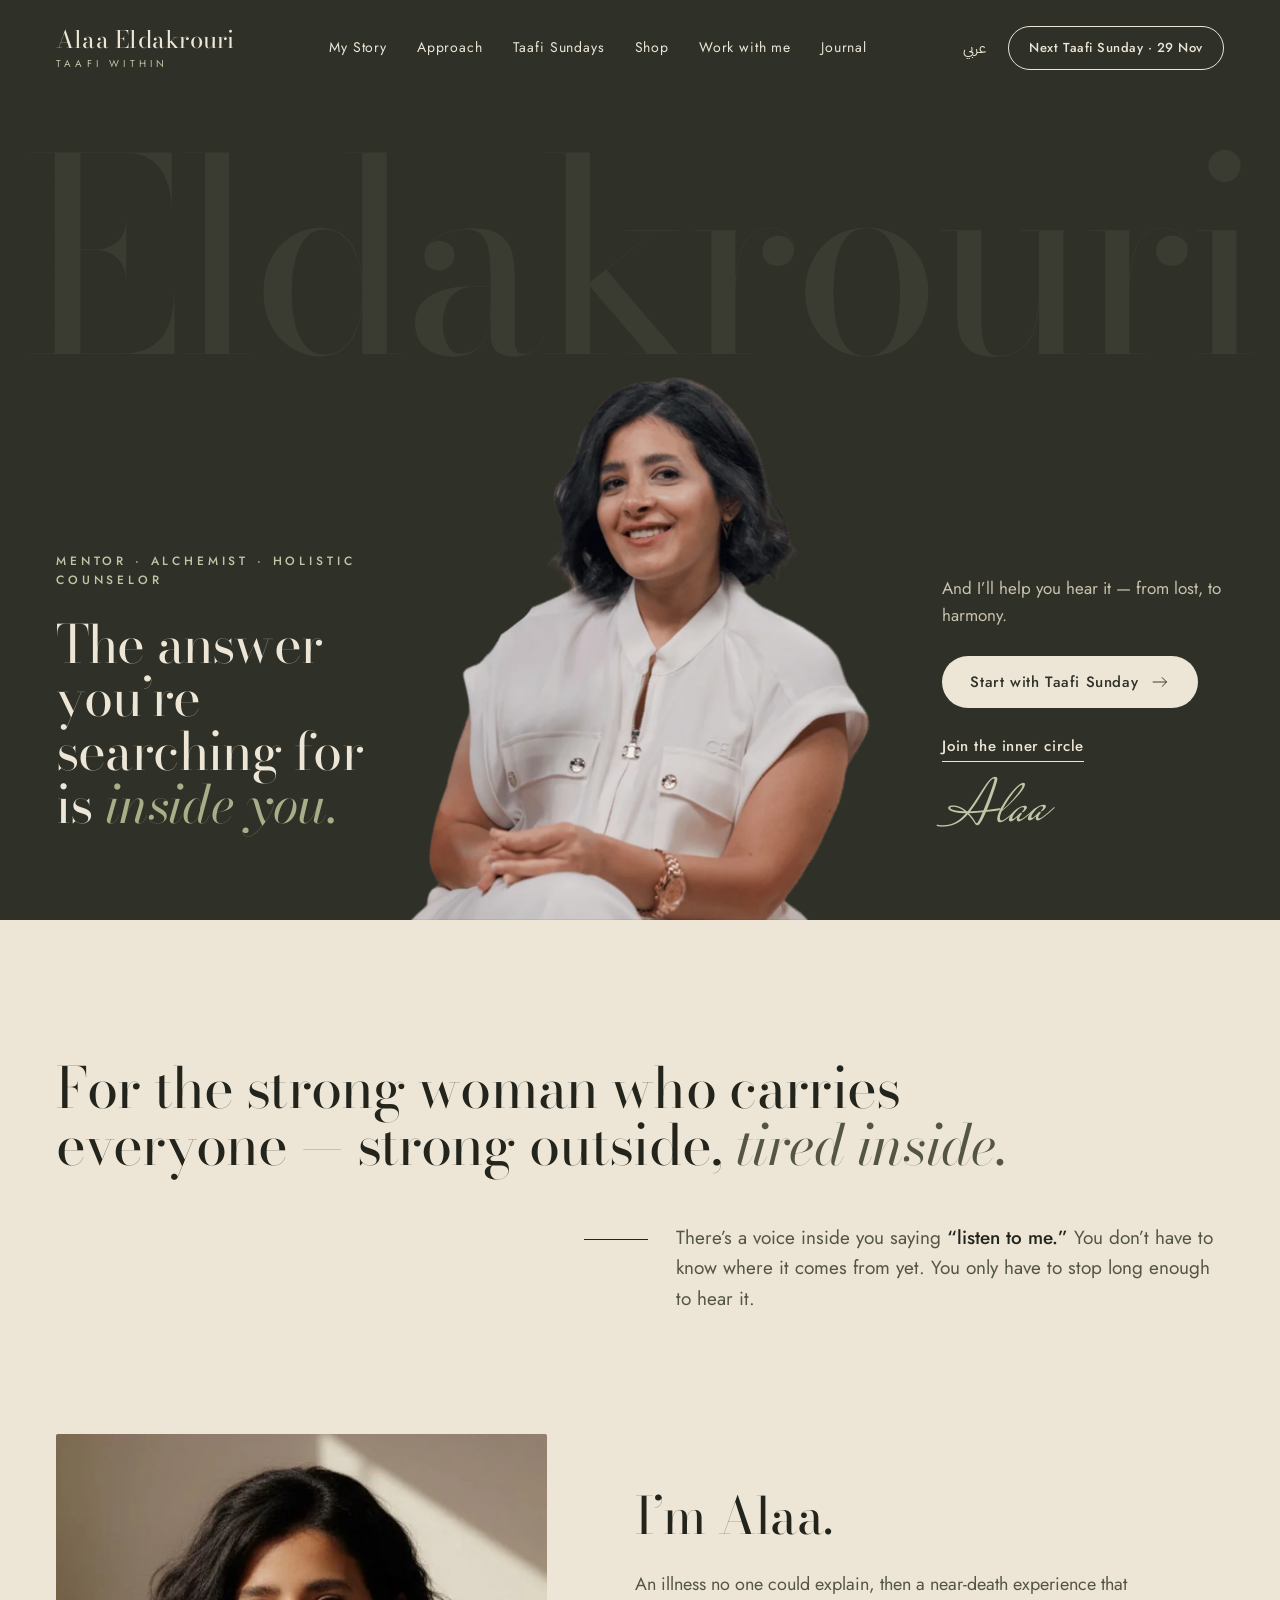
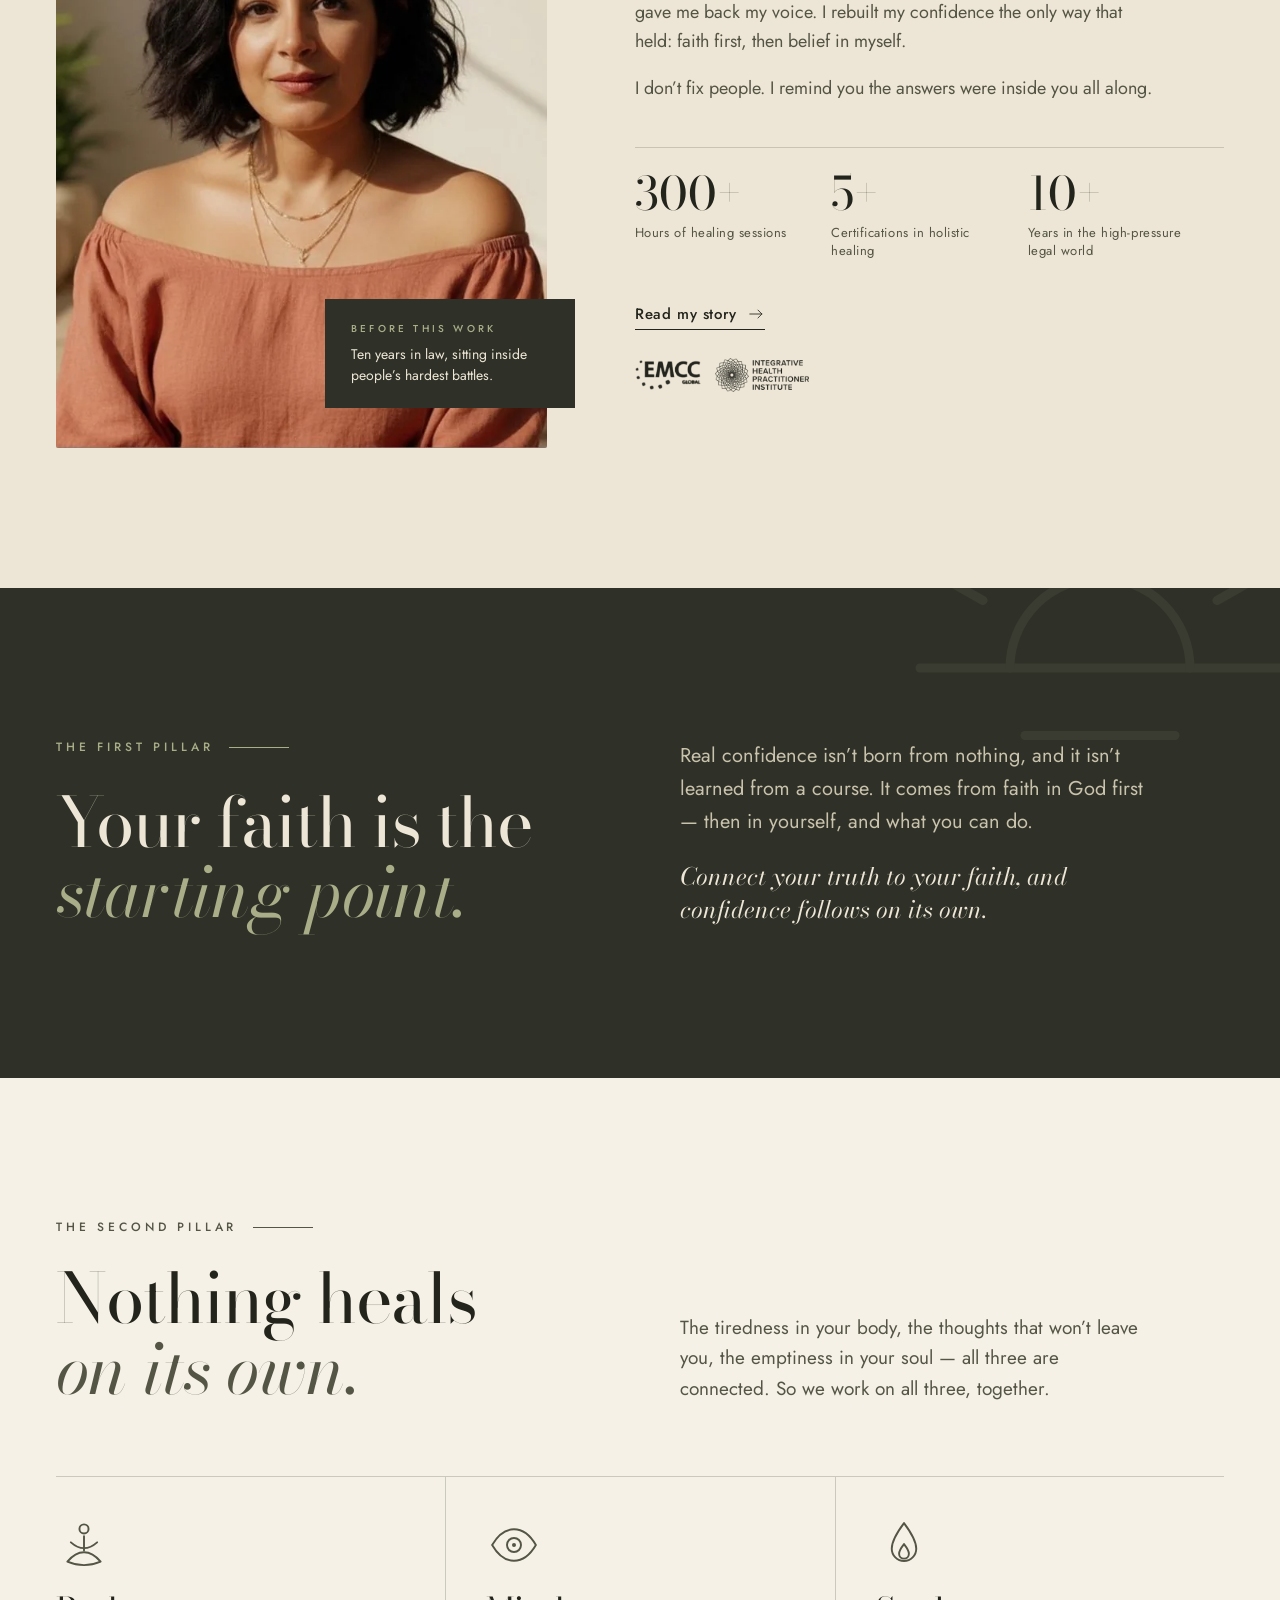
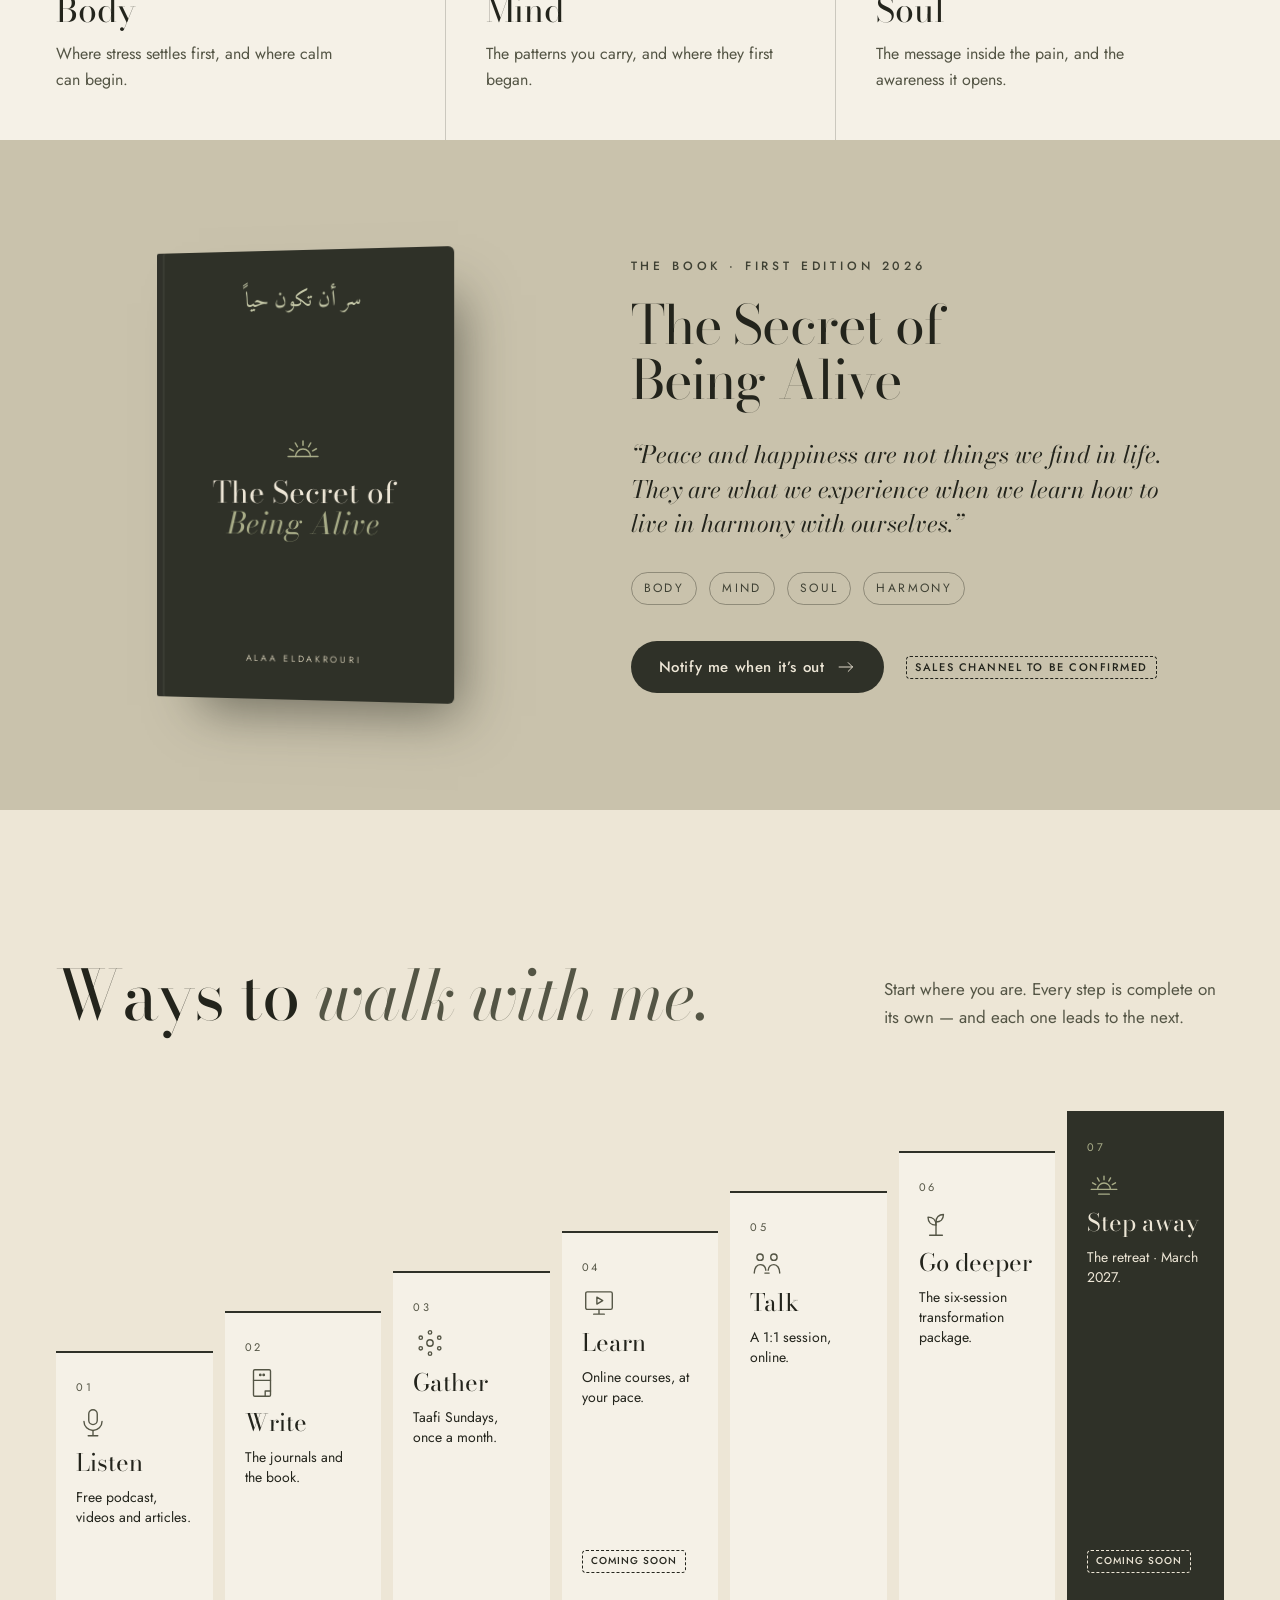
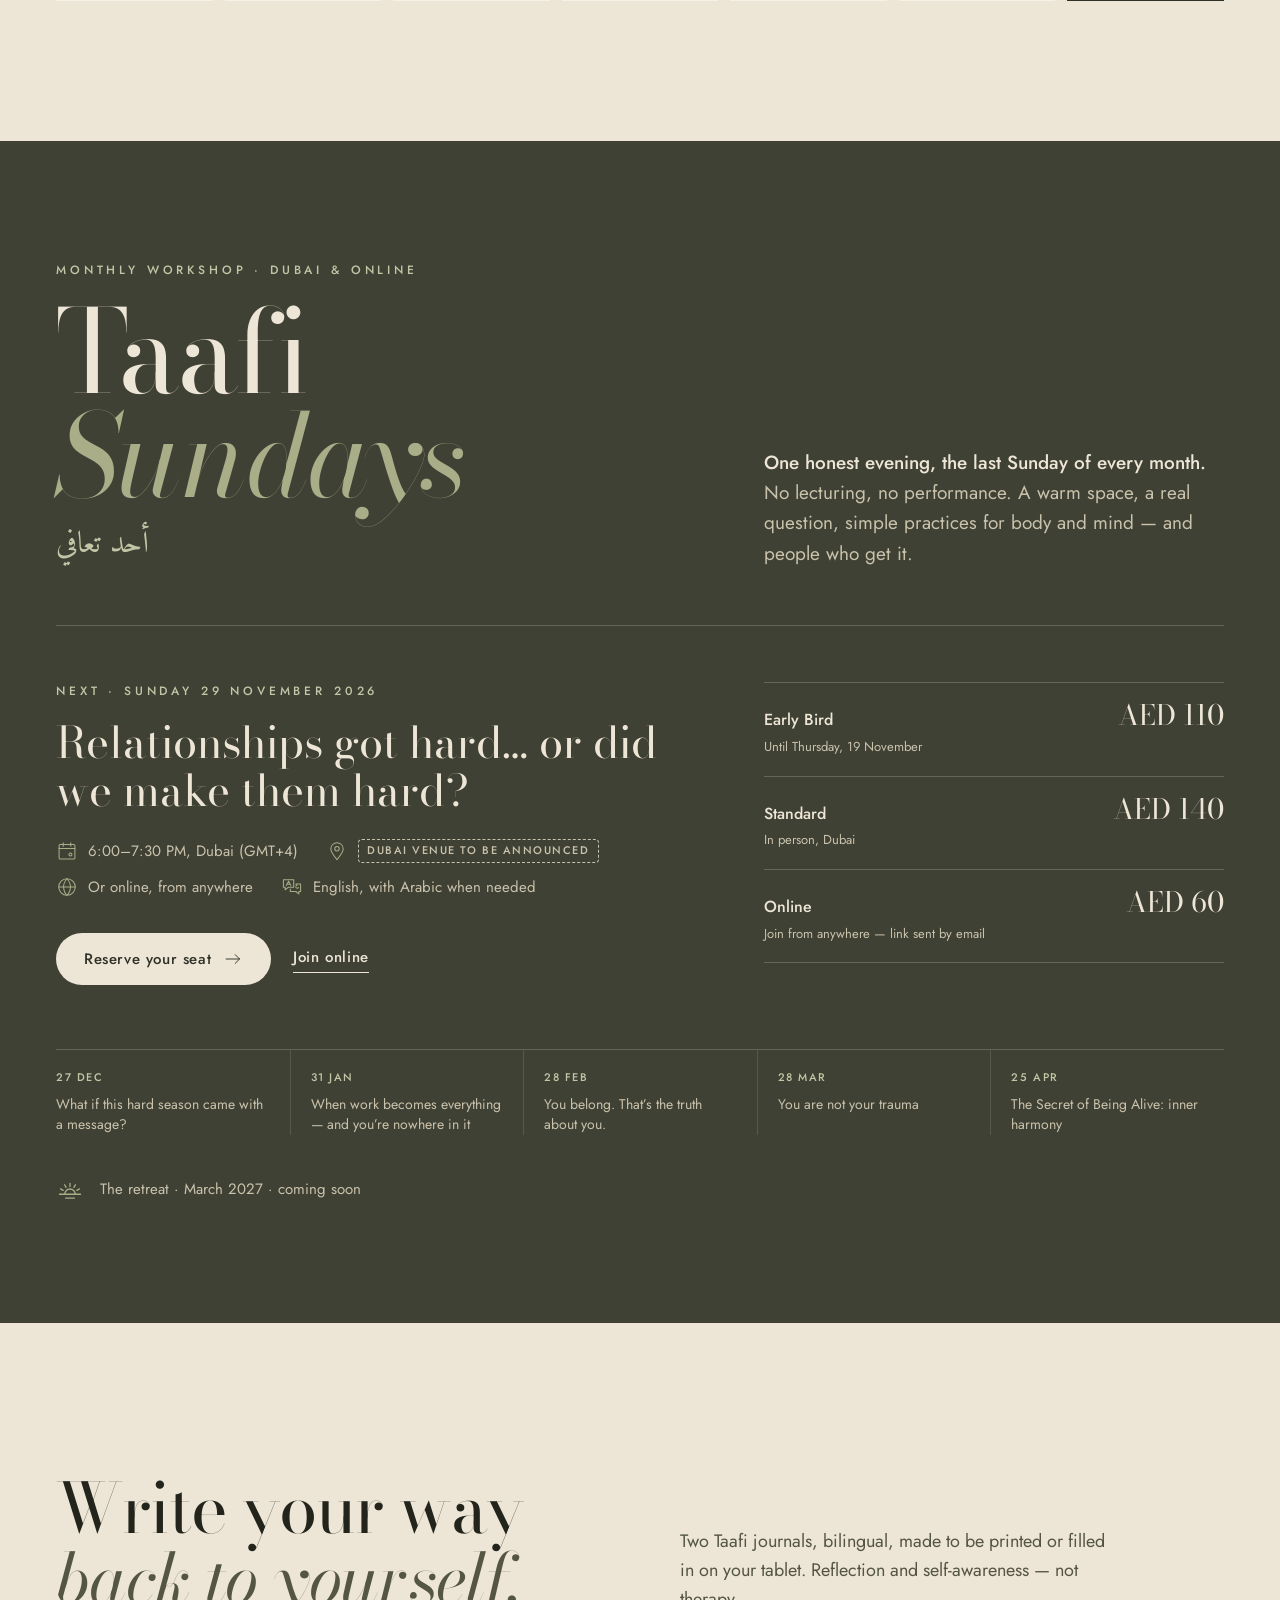
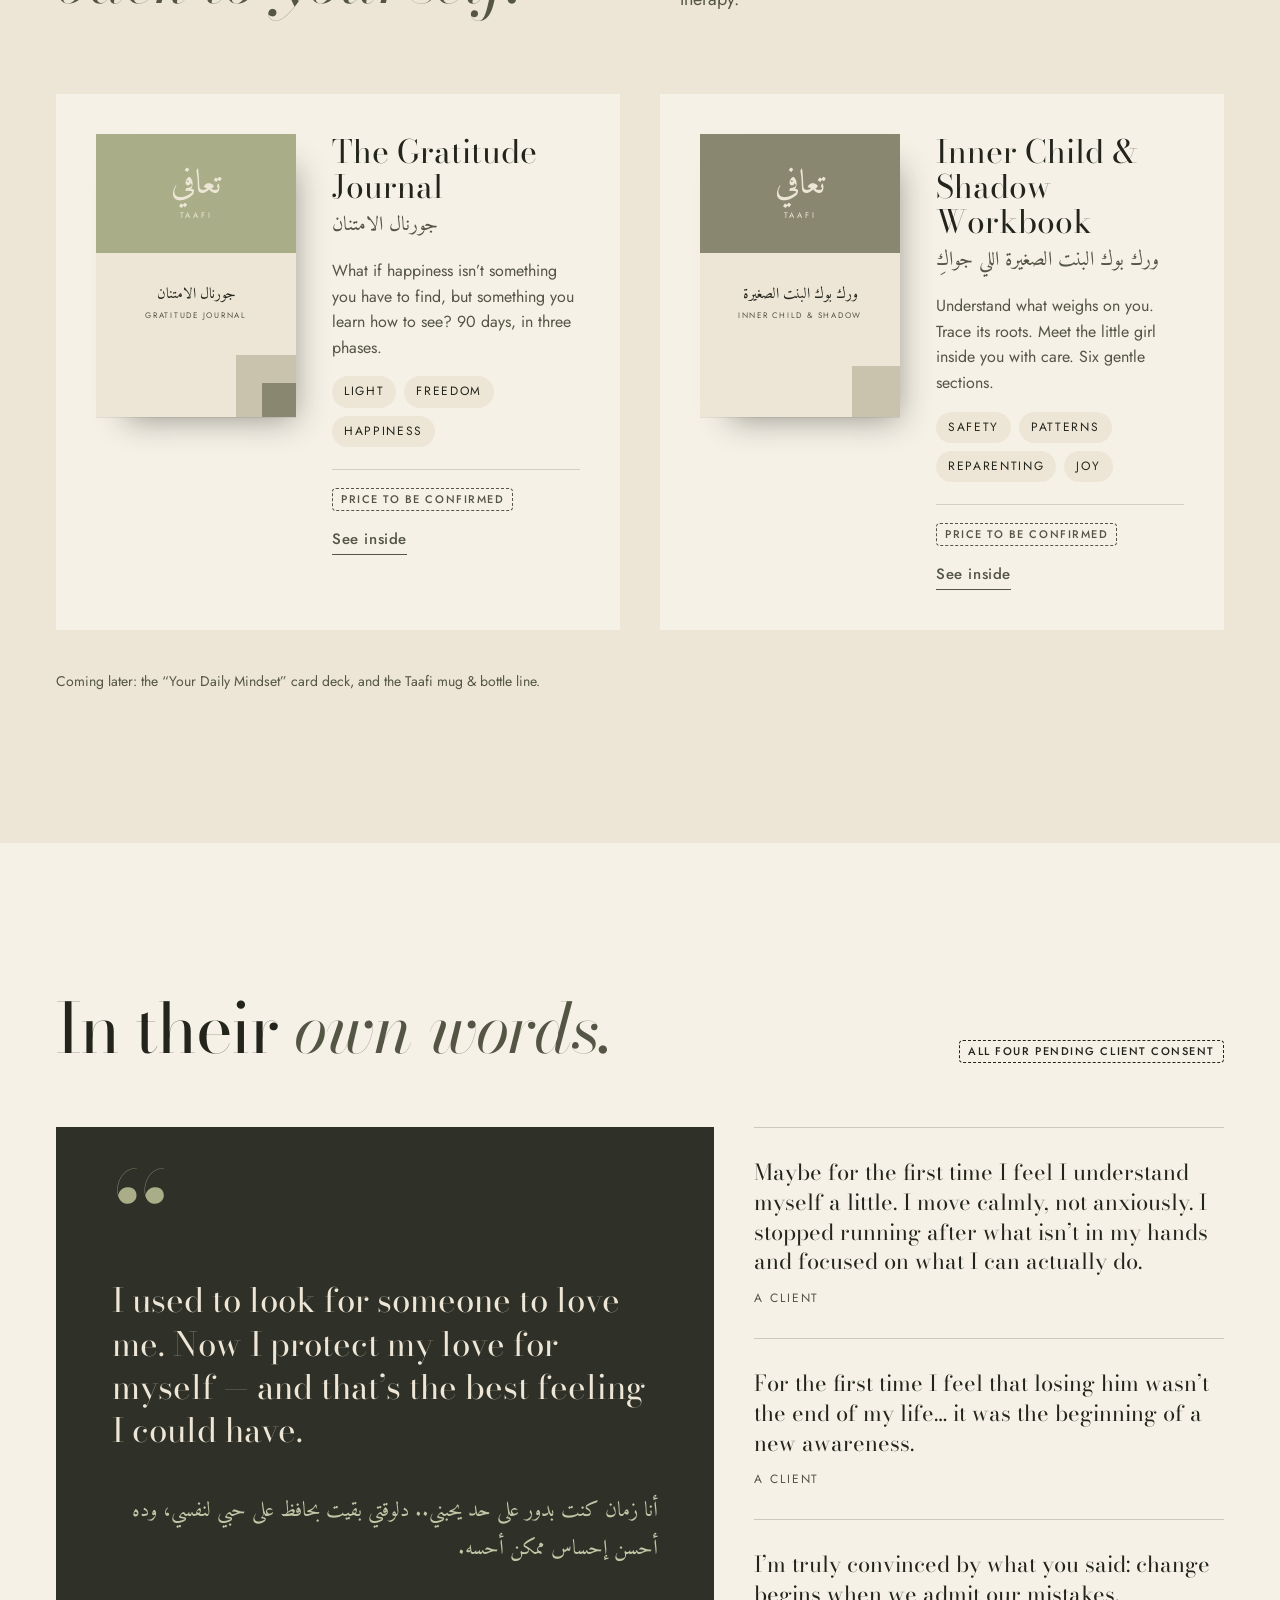
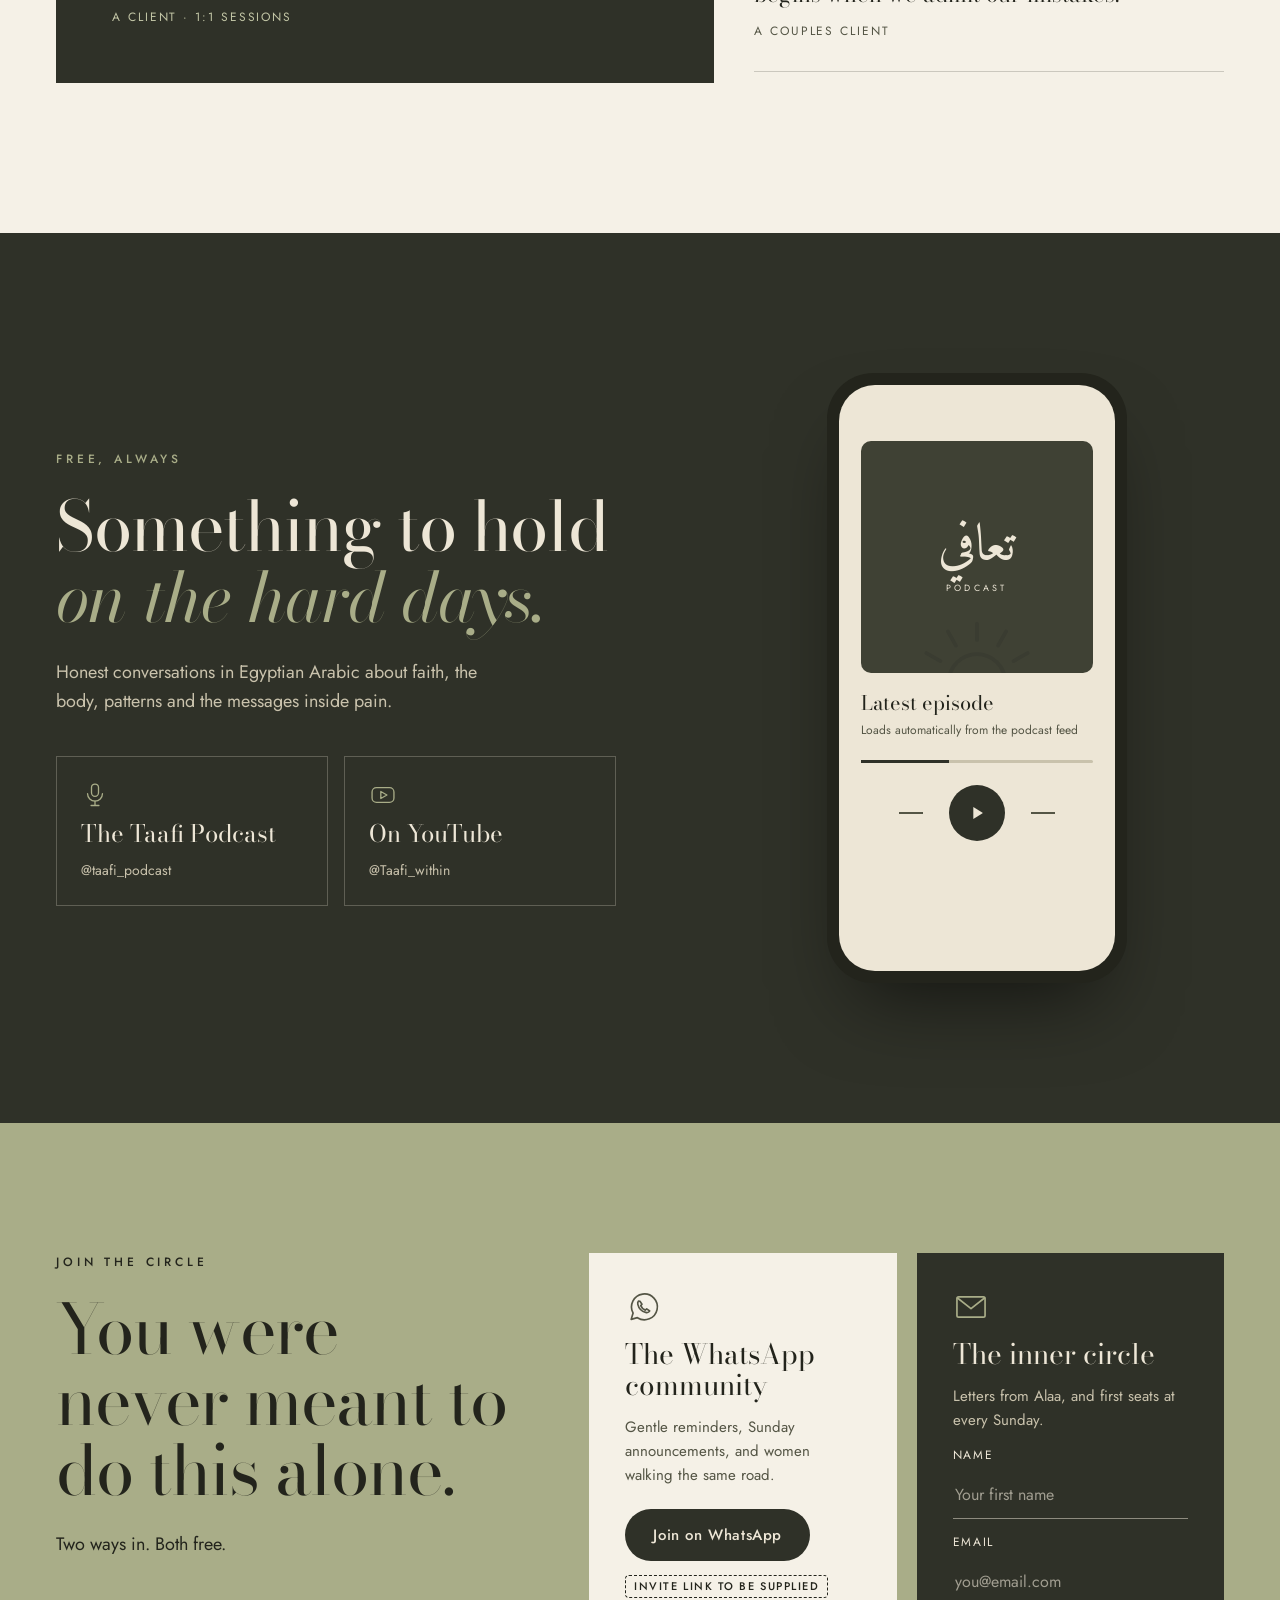
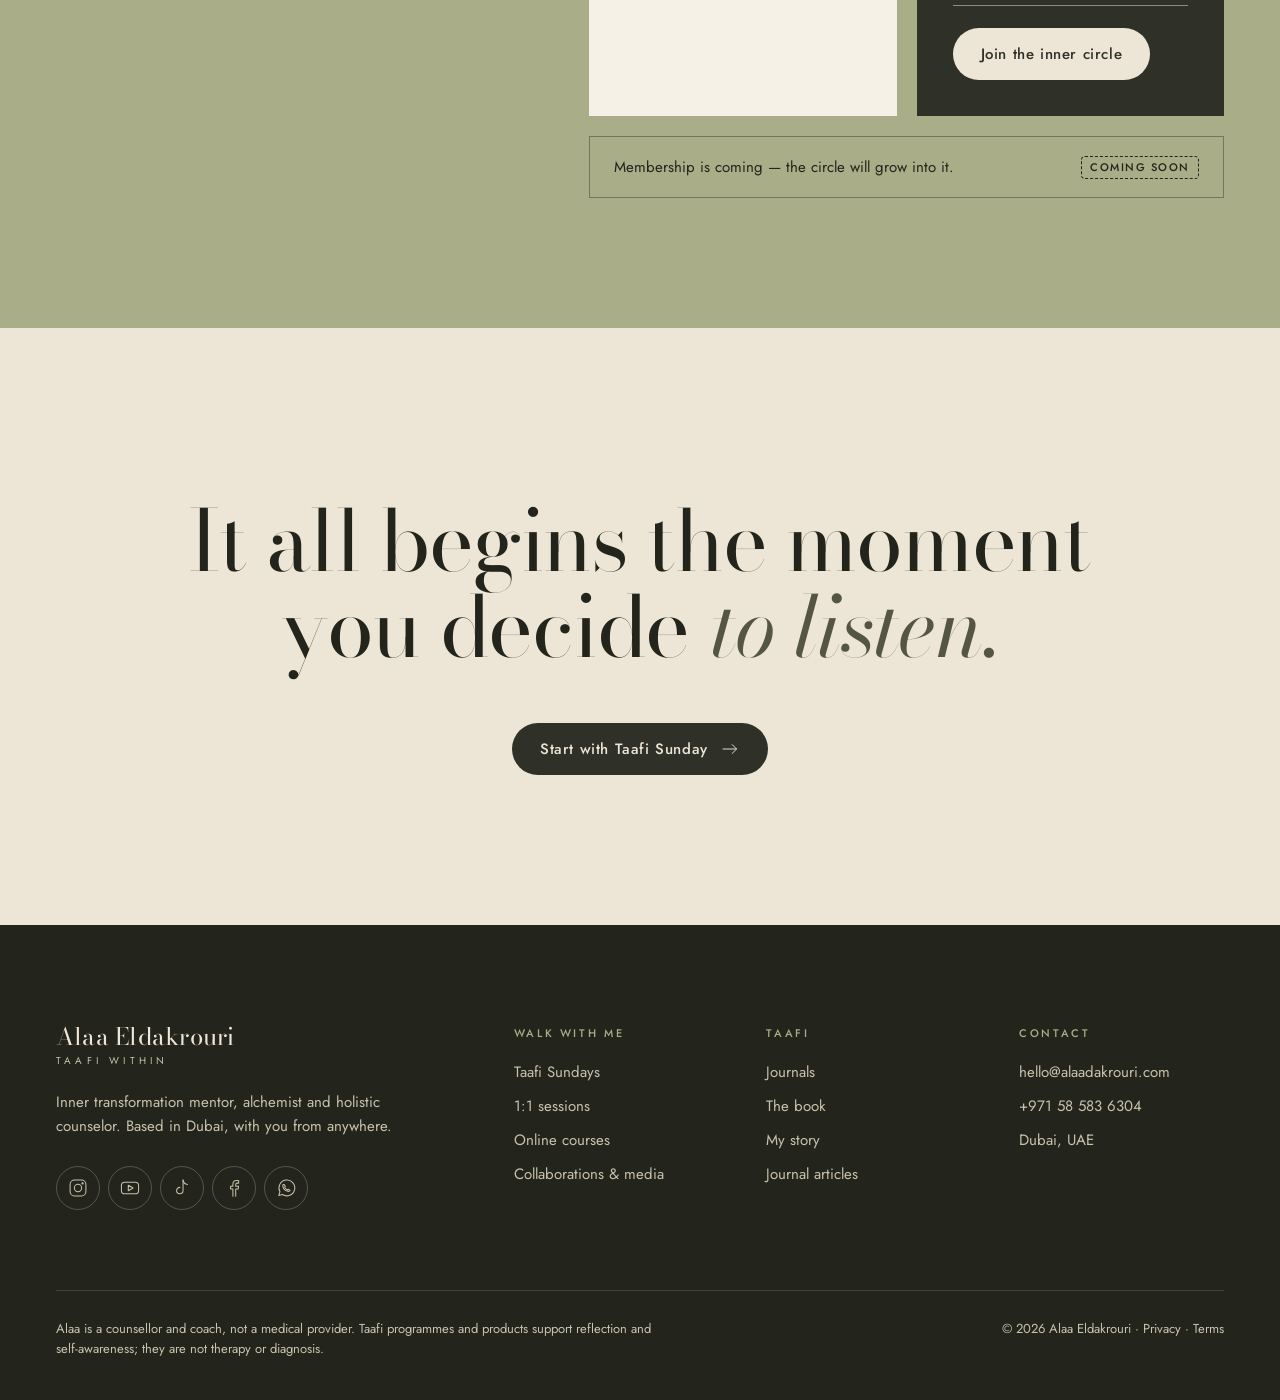
<file: v1-presence/en/index.html>
<!DOCTYPE html>
<!-- Generated by tools/build-v1.mjs from content/v1-presence.en.json. Edit the JSON or the template, then run: node tools/build-v1.mjs -->
<html lang="en" dir="ltr" data-stories="text">
<head>
<meta charset="utf-8">
<meta name="viewport" content="width=device-width, initial-scale=1">
<meta name="robots" content="noindex, nofollow">
<title>Alaa Eldakrouri · Taafi Within</title>
<meta name="description" content="The answer you’re searching for is inside you. Inner transformation mentor, alchemist and holistic counselor in Dubai — Taafi Sundays, journals and 1:1 sessions.">
<meta name="theme-color" content="#2F3128">
<link rel="icon" href="data:,">
<link rel="alternate" hreflang="en" href="../en/">
<link rel="alternate" hreflang="ar" href="../ar/">
<script>(function(d){d.classList.add('js');try{var s=new URLSearchParams(location.search).get('stories');if(s==='screens'||s==='text')d.setAttribute('data-stories',s)}catch(e){}})(document.documentElement)</script>
<link rel="preconnect" href="https://fonts.googleapis.com">
<link rel="preconnect" href="https://fonts.gstatic.com" crossorigin>
<link rel="stylesheet" href="https://fonts.googleapis.com/css2?family=Bodoni+Moda:ital,opsz,wght@0,6..96,400;1,6..96,400&amp;family=Jost:wght@400;500&amp;family=Mrs+Saint+Delafield&amp;family=Amiri&amp;family=IBM+Plex+Sans+Arabic:wght@400&amp;display=swap">
<link rel="preload" as="image" type="image/webp" href="../../assets/img/alaa-seated-whiteshirt-cutout.webp" fetchpriority="high">
<link rel="stylesheet" href="../../assets/v1/v1.css">
<script src="../../assets/v1/v1.js" defer></script>
</head>
<body>
<svg class="sprite" xmlns="http://www.w3.org/2000/svg" aria-hidden="true" focusable="false"><symbol id="tw-arrow" viewBox="0 0 32 32"><path d="M5 16h21.5M19.5 9l7 7-7 7"/></symbol><symbol id="tw-body" viewBox="0 0 32 32"><circle cx="16" cy="6.8" r="2.6"/><path d="M16 11v8.2"/><path d="M8.5 14.5c2.6 2.3 4.9 3.3 7.5 3.3s4.9-1 7.5-3.3"/><path d="M6.5 25.5c3-3.6 6.1-5.4 9.5-5.4s6.5 1.8 9.5 5.4c-3 1.3-6.1 2-9.5 2s-6.5-.7-9.5-2Z"/></symbol><symbol id="tw-calendar" viewBox="0 0 32 32"><rect x="4.5" y="6.5" width="23" height="21" rx="1.5"/><path d="M4.5 12.5h23M10.5 4v5M21.5 4v5"/><circle cx="21" cy="21" r="2.2"/></symbol><symbol id="tw-circle" viewBox="0 0 32 32"><circle cx="16" cy="16" r="3"/><circle cx="16" cy="6" r="1.6"/><circle cx="24.7" cy="11" r="1.6"/><circle cx="24.7" cy="21" r="1.6"/><circle cx="16" cy="26" r="1.6"/><circle cx="7.3" cy="21" r="1.6"/><circle cx="7.3" cy="11" r="1.6"/></symbol><symbol id="tw-close" viewBox="0 0 32 32"><path d="M8 8l16 16M24 8L8 24"/></symbol><symbol id="tw-course" viewBox="0 0 32 32"><rect x="3.5" y="5.5" width="25" height="16.5" rx="1.5"/><path d="M14 10.5v6.5l5.5-3.25L14 10.5Z"/><path d="M16 22v4.5M11 26.5h10"/></symbol><symbol id="tw-email" viewBox="0 0 32 32"><rect x="3.5" y="7" width="25" height="18" rx="1.5"/><path d="M4 8l12 9.5L28 8"/></symbol><symbol id="tw-facebook" viewBox="0 0 32 32"><path d="M18.5 28V17.5h3.6l.5-4h-4.1v-2.6c0-1.2.4-2 2.1-2h2.2V5.3c-.4 0-1.7-.2-3.2-.2-3.1 0-5.2 1.9-5.2 5.4v3H11v4h3.4V28"/></symbol><symbol id="tw-instagram" viewBox="0 0 32 32"><rect x="4.5" y="4.5" width="23" height="23" rx="6.5"/><circle cx="16" cy="16" r="5.3"/><circle cx="22.6" cy="9.4" r="0.9" fill="currentColor"/></symbol><symbol id="tw-journal" viewBox="0 0 32 32"><rect x="8" y="3.5" width="16" height="25" rx="1.2"/><path d="M8 13.5h16"/><circle cx="14.4" cy="8.4" r="0.7" fill="currentColor"/><circle cx="17.6" cy="8.4" r="0.7" fill="currentColor"/><path d="M19 28.5v-5h5"/></symbol><symbol id="tw-language" viewBox="0 0 32 32"><path d="M3.5 5.5h15v11h-8l-4.5 3.5v-3.5H3.5z"/><path d="M7.5 14l3.5-6.5 3.5 6.5M8.7 12h4.6"/><path d="M21.5 11.5h7v11h-2.5v3.5l-4.5-3.5h-8V19"/><path d="M21.5 15.5c-.4 2.2 2.6 2.8 4 1.4"/><circle cx="22.6" cy="13.4" r="0.55" fill="currentColor"/></symbol><symbol id="tw-light" viewBox="0 0 32 32"><path d="M4 22h24"/><path d="M10 22a6 6 0 0 1 12 0"/><path d="M23.8 17.5l3-1.7M20.5 14.2l1.7-3M16 13V9.5M11.5 14.2l-1.7-3M8.2 17.5l-3-1.7"/><path d="M11 26.5h10"/></symbol><symbol id="tw-location" viewBox="0 0 32 32"><path d="M16 28.5c-5.8-6.6-9-11.4-9-15.6a9 9 0 0 1 18 0c0 4.2-3.2 9-9 15.6Z"/><circle cx="16" cy="12.8" r="3.2"/></symbol><symbol id="tw-menu" viewBox="0 0 32 32"><path d="M4.5 11h23M4.5 21h15"/></symbol><symbol id="tw-mind" viewBox="0 0 32 32"><path d="M3.5 16c3.6-6.2 8-9 12.5-9s8.9 2.8 12.5 9c-3.6 6.2-8 9-12.5 9s-8.9-2.8-12.5-9Z"/><circle cx="16" cy="16" r="4"/><circle cx="16" cy="16" r="0.6" fill="currentColor"/></symbol><symbol id="tw-online" viewBox="0 0 32 32"><circle cx="16" cy="16" r="12"/><path d="M4 16h24"/><path d="M16 4c-3.4 3.4-5 7.4-5 12s1.6 8.6 5 12c3.4-3.4 5-7.4 5-12s-1.6-8.6-5-12Z"/></symbol><symbol id="tw-podcast" viewBox="0 0 32 32"><rect x="12" y="3.5" width="8" height="14" rx="4"/><path d="M7.5 14.5a8.5 8.5 0 0 0 17 0"/><path d="M16 23v5M11.5 28h9"/></symbol><symbol id="tw-seed" viewBox="0 0 32 32"><path d="M16 27.5V15"/><path d="M16 18c-4.6 0-7.5-3-7.5-7.5 4.6 0 7.5 3 7.5 7.5Z"/><path d="M16 15c0-4.2 2.6-7 7-7 0 4.2-2.6 7-7 7Z"/><path d="M10 27.5h12"/></symbol><symbol id="tw-session" viewBox="0 0 32 32"><circle cx="9.5" cy="10.5" r="3"/><circle cx="22.5" cy="10.5" r="3"/><path d="M4 25.5c0-4.6 2.4-8 5.5-8s5 2.2 5.4 5.3"/><path d="M28 25.5c0-4.6-2.4-8-5.5-8s-5 2.2-5.4 5.3"/><path d="M14 25.5h4"/></symbol><symbol id="tw-soul" viewBox="0 0 32 32"><path d="M16 3.5c4.6 6.1 7 10.6 7 14.6a7 7 0 0 1-14 0c0-4 2.4-8.5 7-14.6Z"/><path d="M16 15.5c1.9 2.4 2.8 4.1 2.8 5.5a2.8 2.8 0 0 1-5.6 0c0-1.4.9-3.1 2.8-5.5Z"/></symbol><symbol id="tw-tiktok" viewBox="0 0 32 32"><path d="M17.5 4.5v15.3a4.7 4.7 0 1 1-4.7-4.7"/><path d="M17.5 4.5c.6 3.6 3.1 6 6.5 6.3"/></symbol><symbol id="tw-whatsapp" viewBox="0 0 32 32"><path d="M5.5 27l1.7-5.6A11.5 11.5 0 1 1 11 25.5Z"/><path d="M12 10.8c-.6.6-.9 1.6-.6 2.9.8 3.4 3.6 6.3 7 7.1 1.3.3 2.3 0 2.9-.6l.6-.7-2.6-1.8-1.3 1.1c-1.8-.7-3.3-2.2-4-4l1.1-1.3-1.8-2.6Z"/></symbol><symbol id="tw-youtube" viewBox="0 0 32 32"><rect x="3.5" y="7.5" width="25" height="17" rx="5"/><path d="M13.5 12v8l7-4-7-4Z"/></symbol></svg>
<div class="page">
<header class="hdr">
  <div class="wrap">
    <a class="lockup" href="#top" aria-label="Alaa Eldakrouri, Taafi Within, home"><b>Alaa Eldakrouri</b><span>Taafi Within</span></a>
    <nav class="nav" aria-label="Main"><a href="#about">My Story</a><a href="#approach">Approach</a><a href="#sundays">Taafi Sundays</a><a href="#journals">Shop</a><a href="#path">Work with me</a><a href="#voice">Journal</a></nav>
    <div class="hdr-r">
      <a class="lang" href="../ar/" lang="ar" hreflang="ar" dir="rtl">عربي</a>
      <a class="btn btn-line" href="#sundays">Next Taafi Sunday · 29 Nov</a>
      <button class="menu-btn" type="button" aria-label="Open menu" aria-expanded="false" aria-controls="v1-menu"><svg class="ic" aria-hidden="true" focusable="false"><use href="#tw-menu"/></svg></button>
    </div>
  </div>
</header>
<main>
<section class="hero" id="top" aria-labelledby="v1-h1">
  <div class="watermark" aria-hidden="true">Eldakrouri</div>
  <picture class="hero-pic"><source type="image/webp" srcset="../../assets/img/alaa-seated-whiteshirt-cutout.webp"><img class="hero-fig" src="../../assets/img/alaa-seated-whiteshirt-cutout.png" width="615" height="727" alt="Alaa Eldakrouri seated, smiling, in a white shirt" fetchpriority="high"></picture>
  <div class="wrap hero-grid">
    <div class="hero-l">
      <span class="eyebrow">Mentor · Alchemist · Holistic Counselor</span>
      <h1 class="display" id="v1-h1">The answer you’re searching for is <em>inside you.</em></h1>
    </div>
    <div class="hero-r">
      <p>And I’ll help you hear it — from lost, to harmony.</p>
      <a class="btn btn-light" href="#sundays">Start with Taafi Sunday <svg class="ic dir" aria-hidden="true" focusable="false"><use href="#tw-arrow"/></svg></a>
      <a class="link" href="#circle">Join the inner circle</a>
      <div class="sig" aria-hidden="true">Alaa</div>
    </div>
  </div>
</section>
<section class="mirror" aria-labelledby="v1-mirror">
  <div class="wrap">
    <h2 class="display mirror-q" id="v1-mirror">For the strong woman who carries everyone — strong outside, <em>tired inside.</em></h2>
    <div class="mirror-sub"><span class="bar" aria-hidden="true"></span><p>There’s a voice inside you saying <b>“listen to me.”</b> You don’t have to know where it comes from yet. You only have to stop long enough to hear it.</p></div>
  </div>
</section>
<section class="me" id="about" aria-labelledby="v1-me">
  <div class="wrap me-grid">
    <div class="me-photo">
      <div class="frame"><picture><source type="image/webp" srcset="../../assets/img/alaa-terracotta-portrait-4x5.webp"><img src="../../assets/img/alaa-terracotta-portrait-4x5.jpg" width="614" height="768" alt="Portrait of Alaa Eldakrouri" loading="lazy" decoding="async"></picture></div>
      <div class="tag"><span class="eyebrow">Before this work</span>Ten years in law, sitting inside people’s hardest battles.</div>
    </div>
    <div>
      <h2 class="display" id="v1-me">I’m Alaa.</h2>
      <p>An illness no one could explain, then a near-death experience that gave me back my voice. I rebuilt my confidence the only way that held: faith first, then belief in myself.</p>
      <p>I don’t fix people. I remind you the answers were inside you all along.</p>
      <div class="stats">
        <div class="stat"><b dir="ltr">300+</b><span>Hours of healing sessions</span></div>
        <div class="stat"><b dir="ltr">5+</b><span>Certifications in holistic healing</span></div>
        <div class="stat"><b dir="ltr">10+</b><span>Years in the high-pressure legal world</span></div>
      </div>
      <a class="link" href="#about">Read my story <svg class="ic dir" aria-hidden="true" focusable="false"><use href="#tw-arrow"/></svg></a>
      <div class="creds"><picture><source type="image/webp" srcset="../../assets/img/emcc.webp"><img class="cred-emcc" src="../../assets/img/emcc.png" width="386" height="176" alt="EMCC Global" loading="lazy" decoding="async"></picture><picture><source type="image/webp" srcset="../../assets/img/ihpi.webp"><img class="cred-ihpi" src="../../assets/img/ihpi.png" width="1024" height="368" alt="Integrative Health Practitioner Institute" loading="lazy" decoding="async"></picture></div>
    </div>
  </div>
</section>
<section class="faith" id="approach" aria-labelledby="v1-faith">
  <svg class="ic sun" aria-hidden="true" focusable="false"><use href="#tw-light"/></svg>
  <div class="wrap faith-grid">
    <div>
      <div class="num eyebrow">The first pillar</div>
      <h2 class="display" id="v1-faith">Your faith is the <em>starting point.</em></h2>
    </div>
    <div>
      <p>Real confidence isn’t born from nothing, and it isn’t learned from a course. It comes from faith in God first — then in yourself, and what you can do.</p>
      <p class="lead">Connect your truth to your faith, and confidence follows on its own.</p>
    </div>
  </div>
</section>
<section class="whole" aria-labelledby="v1-whole">
  <div class="wrap">
    <div class="whole-head">
      <div>
        <div class="num eyebrow">The second pillar</div>
        <h2 class="display" id="v1-whole">Nothing heals <em>on its own.</em></h2>
      </div>
      <p>The tiredness in your body, the thoughts that won’t leave you, the emptiness in your soul — all three are connected. So we work on all three, together.</p>
    </div>
    <div class="trio">
      <div><svg class="ic" aria-hidden="true" focusable="false"><use href="#tw-body"/></svg><h3>Body</h3><p>Where stress settles first, and where calm can begin.</p></div>
      <div><svg class="ic" aria-hidden="true" focusable="false"><use href="#tw-mind"/></svg><h3>Mind</h3><p>The patterns you carry, and where they first began.</p></div>
      <div><svg class="ic" aria-hidden="true" focusable="false"><use href="#tw-soul"/></svg><h3>Soul</h3><p>The message inside the pain, and the awareness it opens.</p></div>
    </div>
  </div>
  <div class="book" id="book">
    <div class="wrap book-grid">
      <div class="cover-wrap">
        <div class="bcover" role="img" aria-label="Book cover: The Secret of Being Alive by Alaa Eldakrouri" dir="ltr">
          <div class="ar" lang="ar" dir="rtl">سر أن تكون حياً</div>
          <div lang="en"><svg class="ic sunm" aria-hidden="true" focusable="false"><use href="#tw-light"/></svg><div class="t">The Secret of <em>Being Alive</em></div></div>
          <div class="s" lang="en">Alaa Eldakrouri</div>
        </div>
      </div>
      <div>
        <span class="eyebrow">The book · First edition 2026</span>
        <h2 class="display" id="v1-book">The Secret of Being Alive</h2>
        <blockquote>“Peace and happiness are not things we find in life. They are what we experience when we learn how to live in harmony with ourselves.”</blockquote>
        <div class="parts"><span>Body</span><span>Mind</span><span>Soul</span><span>Harmony</span></div>
        <div class="row"><a class="btn btn-deep" href="#circle">Notify me when it’s out <svg class="ic dir" aria-hidden="true" focusable="false"><use href="#tw-arrow"/></svg></a><span class="pending">Sales channel to be confirmed</span></div>
      </div>
    </div>
  </div>
</section>
<section class="path" id="path" aria-labelledby="v1-path">
  <div class="wrap">
    <div class="path-head">
      <h2 class="display" id="v1-path">Ways to <em>walk with me.</em></h2>
      <p>Start where you are. Every step is complete on its own — and each one leads to the next.</p>
    </div>
    <div class="stairs">
      <a class="step" href="#voice"><small>01</small><svg class="ic" aria-hidden="true" focusable="false"><use href="#tw-podcast"/></svg><b>Listen</b><span>Free podcast, videos and articles.</span></a>
      <a class="step" href="#journals"><small>02</small><svg class="ic" aria-hidden="true" focusable="false"><use href="#tw-journal"/></svg><b>Write</b><span>The journals and the book.</span></a>
      <a class="step" href="#sundays"><small>03</small><svg class="ic" aria-hidden="true" focusable="false"><use href="#tw-circle"/></svg><b>Gather</b><span>Taafi Sundays, once a month.</span></a>
      <a class="step" href="#circle"><small>04</small><svg class="ic" aria-hidden="true" focusable="false"><use href="#tw-course"/></svg><b>Learn</b><span>Online courses, at your pace.</span><span class="pending">Coming soon</span></a>
      <a class="step" href="#path"><small>05</small><svg class="ic" aria-hidden="true" focusable="false"><use href="#tw-session"/></svg><b>Talk</b><span>A 1:1 session, online.</span></a>
      <a class="step" href="#path"><small>06</small><svg class="ic" aria-hidden="true" focusable="false"><use href="#tw-seed"/></svg><b>Go deeper</b><span>The six-session transformation package.</span></a>
      <a class="step top" href="#sundays"><small>07</small><svg class="ic" aria-hidden="true" focusable="false"><use href="#tw-light"/></svg><b>Step away</b><span>The retreat · March 2027.</span><span class="pending">Coming soon</span></a>
    </div>
  </div>
</section>
<section class="sun-band" id="sundays" aria-labelledby="v1-sun">
  <div class="wrap">
    <div class="sb-top">
      <div>
        <span class="eyebrow">Monthly workshop · Dubai &amp; online</span>
        <h2 class="display sb-title" id="v1-sun">Taafi <em>Sundays</em></h2>
        <span class="sb-other" lang="ar" dir="rtl">أحد تعافي</span>
      </div>
      <p><b>One honest evening, the last Sunday of every month.</b> No lecturing, no performance. A warm space, a real question, simple practices for body and mind — and people who get it.</p>
    </div>
    <div class="sb-next">
      <div>
        <span class="eyebrow">Next · Sunday 29 November 2026</span>
        <h3>Relationships got hard… or did we make them hard?</h3>
        <ul class="facts">
          <li><svg class="ic" aria-hidden="true" focusable="false"><use href="#tw-calendar"/></svg><span>6:00–7:30 PM, Dubai (GMT+4)</span></li>
          <li><svg class="ic" aria-hidden="true" focusable="false"><use href="#tw-location"/></svg><span class="pending">Dubai venue to be announced</span></li>
          <li><svg class="ic" aria-hidden="true" focusable="false"><use href="#tw-online"/></svg><span>Or online, from anywhere</span></li>
          <li><svg class="ic" aria-hidden="true" focusable="false"><use href="#tw-language"/></svg><span>English, with Arabic when needed</span></li>
        </ul>
        <div class="row"><a class="btn btn-light" href="#sundays">Reserve your seat <svg class="ic dir" aria-hidden="true" focusable="false"><use href="#tw-arrow"/></svg></a><a class="link" href="#sundays">Join online</a></div>
      </div>
      <ul class="tickets" aria-label="Tickets">
        <li class="tix"><b>Early Bird</b><span class="price">AED 110</span><small>Until Thursday, 19 November</small></li>
        <li class="tix"><b>Standard</b><span class="price">AED 140</span><small>In person, Dubai</small></li>
        <li class="tix"><b>Online</b><span class="price">AED 60</span><small>Join from anywhere — link sent by email</small></li>
      </ul>
    </div>
    <ul class="sched" aria-label="Coming Sundays">
      <li><b>27 Dec</b>What if this hard season came with a message?</li>
      <li><b>31 Jan</b>When work becomes everything — and you’re nowhere in it</li>
      <li><b>28 Feb</b>You belong. That’s the truth about you.</li>
      <li><b>28 Mar</b>You are not your trauma</li>
      <li><b>25 Apr</b>The Secret of Being Alive: inner harmony</li>
    </ul>
    <p class="retreat"><svg class="ic" aria-hidden="true" focusable="false"><use href="#tw-light"/></svg><span>The retreat · March 2027 · coming soon</span></p>
  </div>
</section>
<section class="journals" id="journals" aria-labelledby="v1-j">
  <div class="wrap">
    <div class="j-head">
      <h2 class="display" id="v1-j">Write your way <em>back to yourself.</em></h2>
      <p>Two Taafi journals, bilingual, made to be printed or filled in on your tablet. Reflection and self-awareness — not therapy.</p>
    </div>
    <div class="j-grid">
      <article class="jcard">
        <div class="jcover" role="img" aria-label="Gratitude Journal cover" dir="ltr"><div class="band" data-logotype="true"><b lang="ar">تعافي</b><span lang="en">TAAFI</span></div><div class="ttl"><b lang="ar" dir="rtl">جورنال الامتنان</b><span lang="en">GRATITUDE JOURNAL</span></div><div class="c1"></div><div class="c2"></div></div>
        <div>
          <h3>The Gratitude Journal</h3>
          <span class="j-other" lang="ar" dir="rtl">جورنال الامتنان</span>
          <p>What if happiness isn’t something you have to find, but something you learn how to see? 90 days, in three phases.</p>
          <div class="phases"><span>Light</span><span>Freedom</span><span>Happiness</span></div>
          <div class="jfoot"><span class="pending">Price to be confirmed</span><a class="link" href="#journals">See inside</a></div>
        </div>
      </article>
      <article class="jcard">
        <div class="jcover deep" role="img" aria-label="Inner Child and Shadow Workbook cover" dir="ltr"><div class="band" data-logotype="true"><b lang="ar">تعافي</b><span lang="en">TAAFI</span></div><div class="ttl"><b lang="ar" dir="rtl">ورك بوك البنت الصغيرة</b><span lang="en">INNER CHILD &amp; SHADOW</span></div><div class="c1"></div></div>
        <div>
          <h3>Inner Child &amp; Shadow Workbook</h3>
          <span class="j-other" lang="ar" dir="rtl">ورك بوك البنت الصغيرة اللي جواكِ</span>
          <p>Understand what weighs on you. Trace its roots. Meet the little girl inside you with care. Six gentle sections.</p>
          <div class="phases"><span>Safety</span><span>Patterns</span><span>Reparenting</span><span>Joy</span></div>
          <div class="jfoot"><span class="pending">Price to be confirmed</span><a class="link" href="#journals">See inside</a></div>
        </div>
      </article>
    </div>
    <p class="soon">Coming later: the “Your Daily Mindset” card deck, and the Taafi mug &amp; bottle line.</p>
  </div>
</section>
<section class="stories stories--text" aria-labelledby="v1-st">
  <div class="wrap">
    <div class="st-head">
      <h2 class="display" id="v1-st">In their <em>own words.</em></h2>
      <span class="pending">All four pending client consent</span>
    </div>
    <div class="st-grid">
      <figure class="feat">
        <div class="qmark" aria-hidden="true">“</div>
        <blockquote>I used to look for someone to love me. Now I protect my love for myself — and that’s the best feeling I could have.</blockquote>
        <p class="orig" lang="ar" dir="rtl">أنا زمان كنت بدور على حد يحبني.. دلوقتي بقيت بحافظ على حبي لنفسي، وده أحسن إحساس ممكن أحسه.</p>
        <figcaption class="who">A client · 1:1 sessions</figcaption>
      </figure>
      <div class="st-side">
        <figure class="sq"><blockquote>Maybe for the first time I feel I understand myself a little. I move calmly, not anxiously. I stopped running after what isn’t in my hands and focused on what I can actually do.</blockquote><figcaption class="who">A client</figcaption></figure>
        <figure class="sq"><blockquote>For the first time I feel that losing him wasn’t the end of my life… it was the beginning of a new awareness.</blockquote><figcaption class="who">A client</figcaption></figure>
        <figure class="sq"><blockquote>I’m truly convinced by what you said: change begins when we admit our mistakes.</blockquote><figcaption class="who">A couples client</figcaption></figure>
      </div>
    </div>
  </div>
</section>
<section class="stories stories--screens" aria-labelledby="v1-ss">
  <div class="wrap">
    <div class="ss-head">
      <h2 class="display" id="v1-ss">In their <em>own words.</em></h2>
      <div><p>Real WhatsApp messages from Alaa’s clients, cropped to the message itself. Names and faces stay private.</p><span class="pending">All four pending client consent</span></div>
    </div>
    <div class="ss-grid">
      <div class="ss-col">
        <figure class="chat">
          <div class="src"><svg class="ic" aria-hidden="true" focusable="false"><use href="#tw-whatsapp"/></svg><span>WhatsApp · after a session</span></div>
          <picture><source type="image/webp" srcset="../../assets/img/wa-loss.webp"><img class="shot" src="../../assets/img/wa-loss.png" width="440" height="332" alt="WhatsApp message in Arabic: the difference is that you never tried to tell me “forget it” or “move on”. You taught me how to get through it and how to hold my feelings and accept them. Now I don’t say the pain is gone, but I can live and love myself without waiting for someone to give me back my worth. And for the first time I feel that losing him wasn’t the end of my life, it was the beginning of a new awareness." loading="lazy" decoding="async"></picture>
          <blockquote>“For the first time I feel that losing him wasn’t the end of my life… it was the beginning of a new awareness.”</blockquote>
          <figcaption><span>A client</span><span>Translated from Arabic</span></figcaption>
        </figure>
        <figure class="chat light">
          <div class="src"><svg class="ic" aria-hidden="true" focusable="false"><use href="#tw-whatsapp"/></svg><span>WhatsApp · after a session</span></div>
          <picture><source type="image/webp" srcset="../../assets/img/wa-calm.webp"><img class="shot" src="../../assets/img/wa-calm.png" width="470" height="196" alt="WhatsApp message in Arabic: maybe for the first time I feel I understand myself a little, and I move calmly, not anxiously. I stopped running after things that aren’t in my hands and focused on what I can actually do. Thank you." loading="lazy" decoding="async"></picture>
          <blockquote>“Maybe for the first time I feel I understand myself a little. I move calmly, not anxiously. I stopped running after what isn’t in my hands and focused on what I can actually do.”</blockquote>
          <figcaption><span>A client</span><span>Translated from Arabic</span></figcaption>
        </figure>
      </div>
      <div class="ss-col">
        <figure class="chat light">
          <div class="src"><svg class="ic" aria-hidden="true" focusable="false"><use href="#tw-whatsapp"/></svg><span>WhatsApp · after a session</span></div>
          <picture><source type="image/webp" srcset="../../assets/img/wa-love.webp"><img class="shot" src="../../assets/img/wa-love.png" width="388" height="220" alt="WhatsApp message in Arabic: truly, I used to look for someone to love me. Now I protect my love for myself, and that is the best feeling I could have. Thank you from my heart." loading="lazy" decoding="async"></picture>
          <blockquote>“I used to look for someone to love me. Now I protect my love for myself — and that’s the best feeling I could have.”</blockquote>
          <figcaption><span>A client · 1:1 sessions</span><span>Translated from Arabic</span></figcaption>
        </figure>
        <figure class="chat">
          <div class="src"><svg class="ic" aria-hidden="true" focusable="false"><use href="#tw-whatsapp"/></svg><span>WhatsApp · couples sessions</span></div>
          <picture><source type="image/webp" srcset="../../assets/img/wa-couple.webp"><img class="shot" src="../../assets/img/wa-couple.png" width="458" height="362" alt="WhatsApp message in Arabic, from a couples client: good evening. First I want to thank you for your effort and your time with us, and for staying neutral, understanding each of our problems without siding with anyone. I’m truly convinced by what you said, that change begins when we admit our mistakes, before we promise anything else. I was convinced by every line you wrote, and I see that you spoke about most of our problems, and that we need to take in every point." loading="lazy" decoding="async"></picture>
          <blockquote>“I’m truly convinced by what you said: change begins when we admit our mistakes.”</blockquote>
          <figcaption><span>A couples client</span><span>Translated from Arabic</span></figcaption>
        </figure>
      </div>
    </div>
    <p class="ss-note">Screenshots are cropped from the originals to the client’s own message: status bar, story stickers and replies removed. Each needs the client’s consent before publishing.</p>
  </div>
</section>
<section class="voice" id="voice" aria-labelledby="v1-voice">
  <div class="wrap voice-grid">
    <div>
      <span class="eyebrow">Free, always</span>
      <h2 class="display" id="v1-voice">Something to hold <em>on the hard days.</em></h2>
      <p>Honest conversations in Egyptian Arabic about faith, the body, patterns and the messages inside pain.</p>
      <div class="chan">
        <a href="https://www.instagram.com/taafi_podcast/"><svg class="ic" aria-hidden="true" focusable="false"><use href="#tw-podcast"/></svg><b>The Taafi Podcast</b><span>@taafi_podcast</span></a>
        <a href="https://www.youtube.com/channel/UC_s-3lm0QxxbBLHrdeRFPxA"><svg class="ic" aria-hidden="true" focusable="false"><use href="#tw-youtube"/></svg><b>On YouTube</b><span>@Taafi_within</span></a>
      </div>
    </div>
    <div class="phone" aria-hidden="true">
      <div class="screen">
        <div class="pcover" data-logotype="true" dir="ltr"><b lang="ar">تعافي</b><span>PODCAST</span><svg class="ic" aria-hidden="true" focusable="false"><use href="#tw-light"/></svg></div>
        <div class="ptitle"><b>Latest episode</b><span>Loads automatically from the podcast feed</span></div>
        <div class="scrub"></div>
        <div class="pctrl"><i></i><span class="pplay"><svg viewBox="0 0 24 24" focusable="false"><path d="M8 5.5v13l10.5-6.5Z"/></svg></span><i></i></div>
      </div>
    </div>
  </div>
</section>
<section class="circle" id="circle" aria-labelledby="v1-circle">
  <div class="wrap circle-grid">
    <div class="circle-l">
      <span class="eyebrow">Join the circle</span>
      <h2 class="display" id="v1-circle">You were never meant to do this alone.</h2>
      <p>Two ways in. Both free.</p>
    </div>
    <div class="circle-cards">
      <div class="cc">
        <svg class="ic" aria-hidden="true" focusable="false"><use href="#tw-whatsapp"/></svg>
        <h3>The WhatsApp community</h3>
        <p>Gentle reminders, Sunday announcements, and women walking the same road.</p>
        <a class="btn btn-deep" href="#circle">Join on WhatsApp</a>
        <span class="pending">Invite link to be supplied</span>
      </div>
      <!-- TODO: Mailchimp — set action to the list's form URL (pending, Amine); front-end only until then -->
      <form class="cc dark" action="#" method="post" aria-label="Newsletter sign-up">
        <svg class="ic" aria-hidden="true" focusable="false"><use href="#tw-email"/></svg>
        <h3>The inner circle</h3>
        <p>Letters from Alaa, and first seats at every Sunday.</p>
        <div class="field"><label for="v1-nl-name">Name</label><input id="v1-nl-name" name="FNAME" type="text" autocomplete="given-name" placeholder="Your first name"></div>
        <div class="field"><label for="v1-nl-email">Email</label><input id="v1-nl-email" name="EMAIL" type="email" autocomplete="email" required placeholder="you@email.com"></div>
        <button class="btn btn-light" type="submit">Join the inner circle</button>
      </form>
      <div class="member"><span>Membership is coming — the circle will grow into it.</span><span class="pending">Coming soon</span></div>
    </div>
  </div>
</section>
<section class="closing" aria-labelledby="v1-close">
  <div class="wrap">
    <h2 class="display" id="v1-close">It all begins the moment you decide <em>to listen.</em></h2>
    <a class="btn btn-deep" href="#sundays">Start with Taafi Sunday <svg class="ic dir" aria-hidden="true" focusable="false"><use href="#tw-arrow"/></svg></a>
  </div>
</section>
</main>
<footer class="ftr">
  <div class="wrap">
    <div class="ftr-grid">
      <div>
        <a class="lockup" href="#top" aria-label="Alaa Eldakrouri, Taafi Within, home"><b>Alaa Eldakrouri</b><span>Taafi Within</span></a>
        <p class="ftr-about">Inner transformation mentor, alchemist and holistic counselor. Based in Dubai, with you from anywhere.</p>
        <div class="socials"><a href="https://www.instagram.com/alaaeldakrouri/" aria-label="Instagram"><svg class="ic" aria-hidden="true" focusable="false"><use href="#tw-instagram"/></svg></a><a href="https://www.youtube.com/channel/UC_s-3lm0QxxbBLHrdeRFPxA" aria-label="YouTube"><svg class="ic" aria-hidden="true" focusable="false"><use href="#tw-youtube"/></svg></a><a href="https://www.tiktok.com/@ala_awaken" aria-label="TikTok"><svg class="ic" aria-hidden="true" focusable="false"><use href="#tw-tiktok"/></svg></a><a href="https://www.facebook.com/people/Alaa-Aldakrouri/61579059163436/" aria-label="Facebook"><svg class="ic" aria-hidden="true" focusable="false"><use href="#tw-facebook"/></svg></a><a href="https://wa.me/971585836304" aria-label="WhatsApp"><svg class="ic" aria-hidden="true" focusable="false"><use href="#tw-whatsapp"/></svg></a></div>
      </div>
      <div><h3>Walk with me</h3><ul><li><a href="#sundays">Taafi Sundays</a></li><li><a href="#path">1:1 sessions</a></li><li><a href="#path">Online courses</a></li><li><a href="#path">Collaborations &amp; media</a></li></ul></div>
      <div><h3>Taafi</h3><ul><li><a href="#journals">Journals</a></li><li><a href="#book">The book</a></li><li><a href="#about">My story</a></li><li><a href="#voice">Journal articles</a></li></ul></div>
      <div><h3>Contact</h3><ul><li><a href="mailto:hello@alaadakrouri.com">hello@alaadakrouri.com</a></li><li><a href="https://wa.me/971585836304">+971 58 583 6304</a></li><li>Dubai, UAE</li></ul></div>
    </div>
    <div class="ftr-bot">
      <p class="note">Alaa is a counsellor and coach, not a medical provider. Taafi programmes and products support reflection and self-awareness; they are not therapy or diagnosis.</p>
      <p>© 2026 Alaa Eldakrouri · <a href="#top">Privacy</a> · <a href="#top">Terms</a></p>
    </div>
  </div>
</footer>
</div>
<div class="mnav" id="v1-menu" role="dialog" aria-modal="true" aria-label="Main" hidden>
  <div class="wrap mnav-top">
    <a class="lockup" href="#top" aria-label="Alaa Eldakrouri, Taafi Within, home"><b>Alaa Eldakrouri</b><span>Taafi Within</span></a>
    <button class="mnav-close" type="button" aria-label="Close menu"><svg class="ic" aria-hidden="true" focusable="false"><use href="#tw-close"/></svg></button>
  </div>
  <div class="wrap mnav-body">
    <div class="mnav-links"><a href="#about">My Story</a><a href="#approach">Approach</a><a href="#sundays">Taafi Sundays</a><a href="#journals">Shop</a><a href="#path">Work with me</a><a href="#voice">Journal</a></div>
    <div class="mnav-foot">
      <a class="lang" href="../ar/" lang="ar" hreflang="ar" dir="rtl">عربي</a>
      <a class="btn btn-light" href="#sundays">Next Taafi Sunday · 29 Nov</a>
    </div>
  </div>
</div>
</body>
</html>
</file>
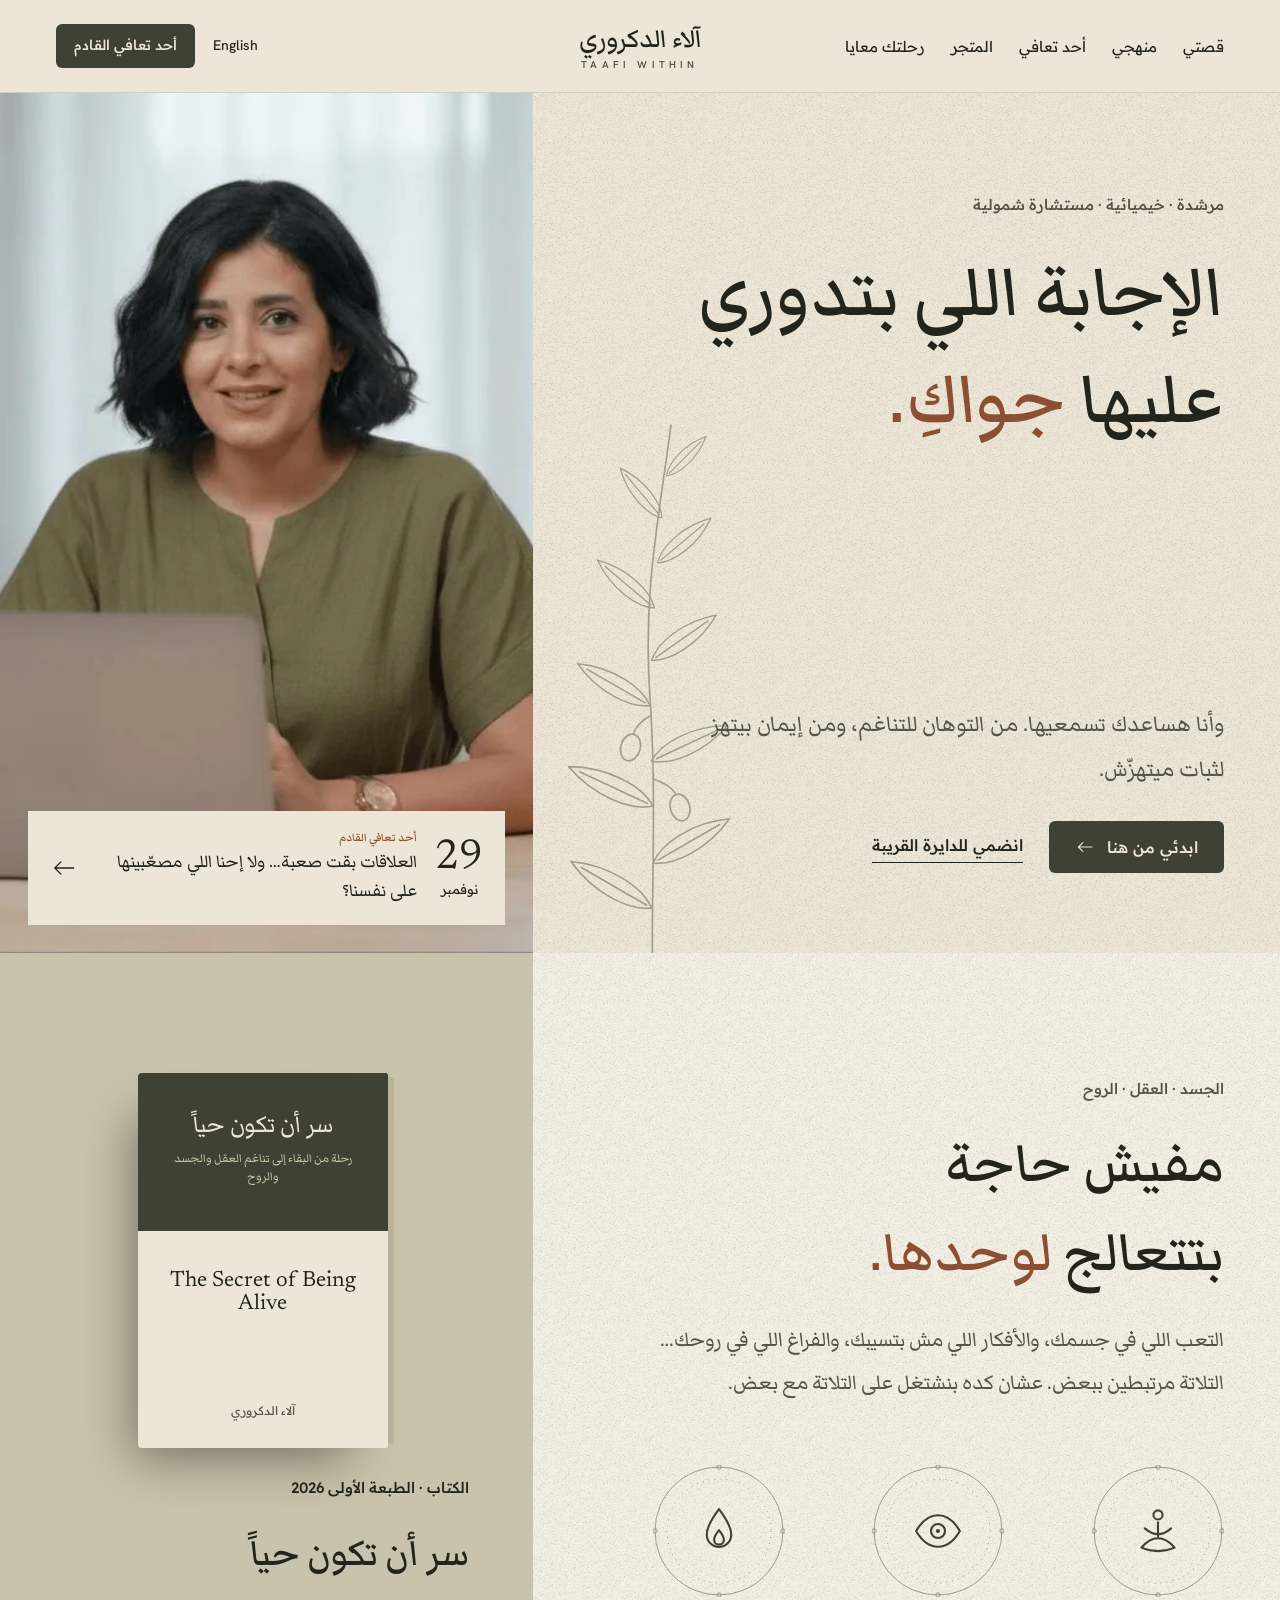
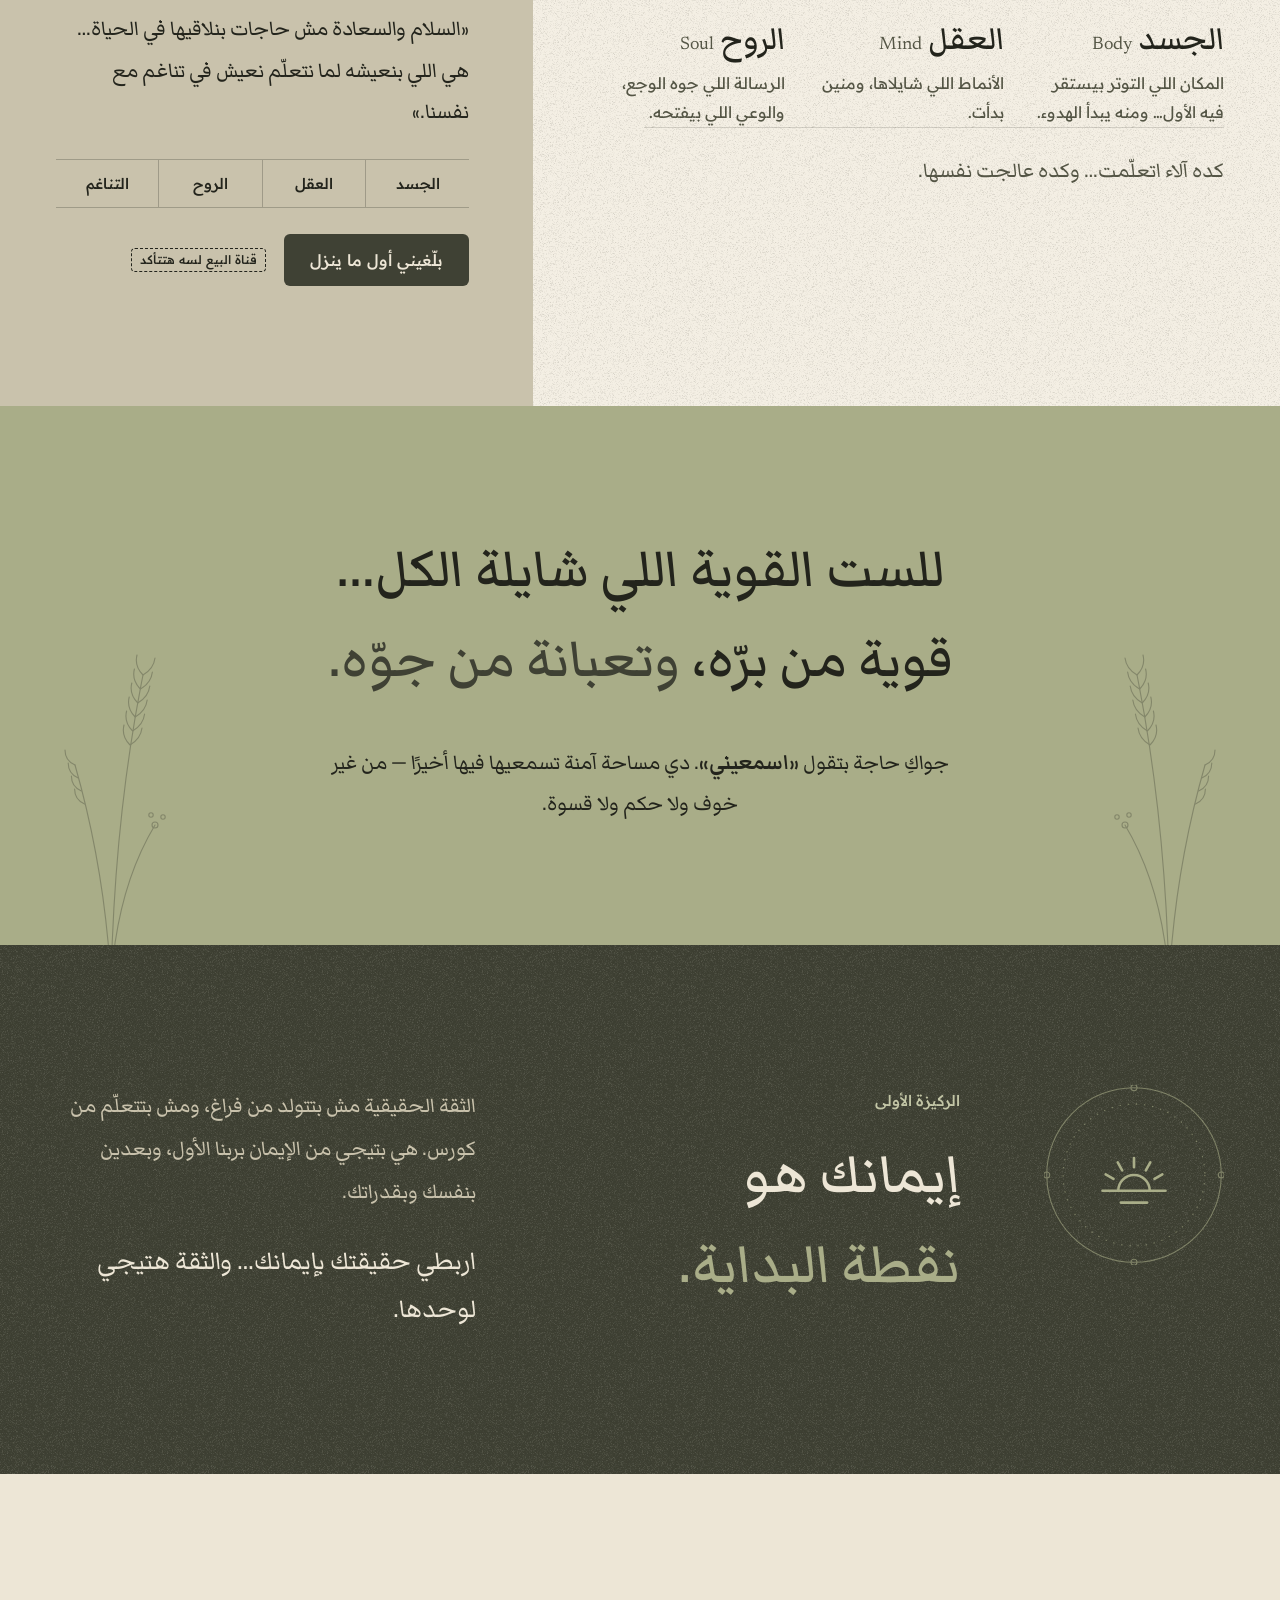
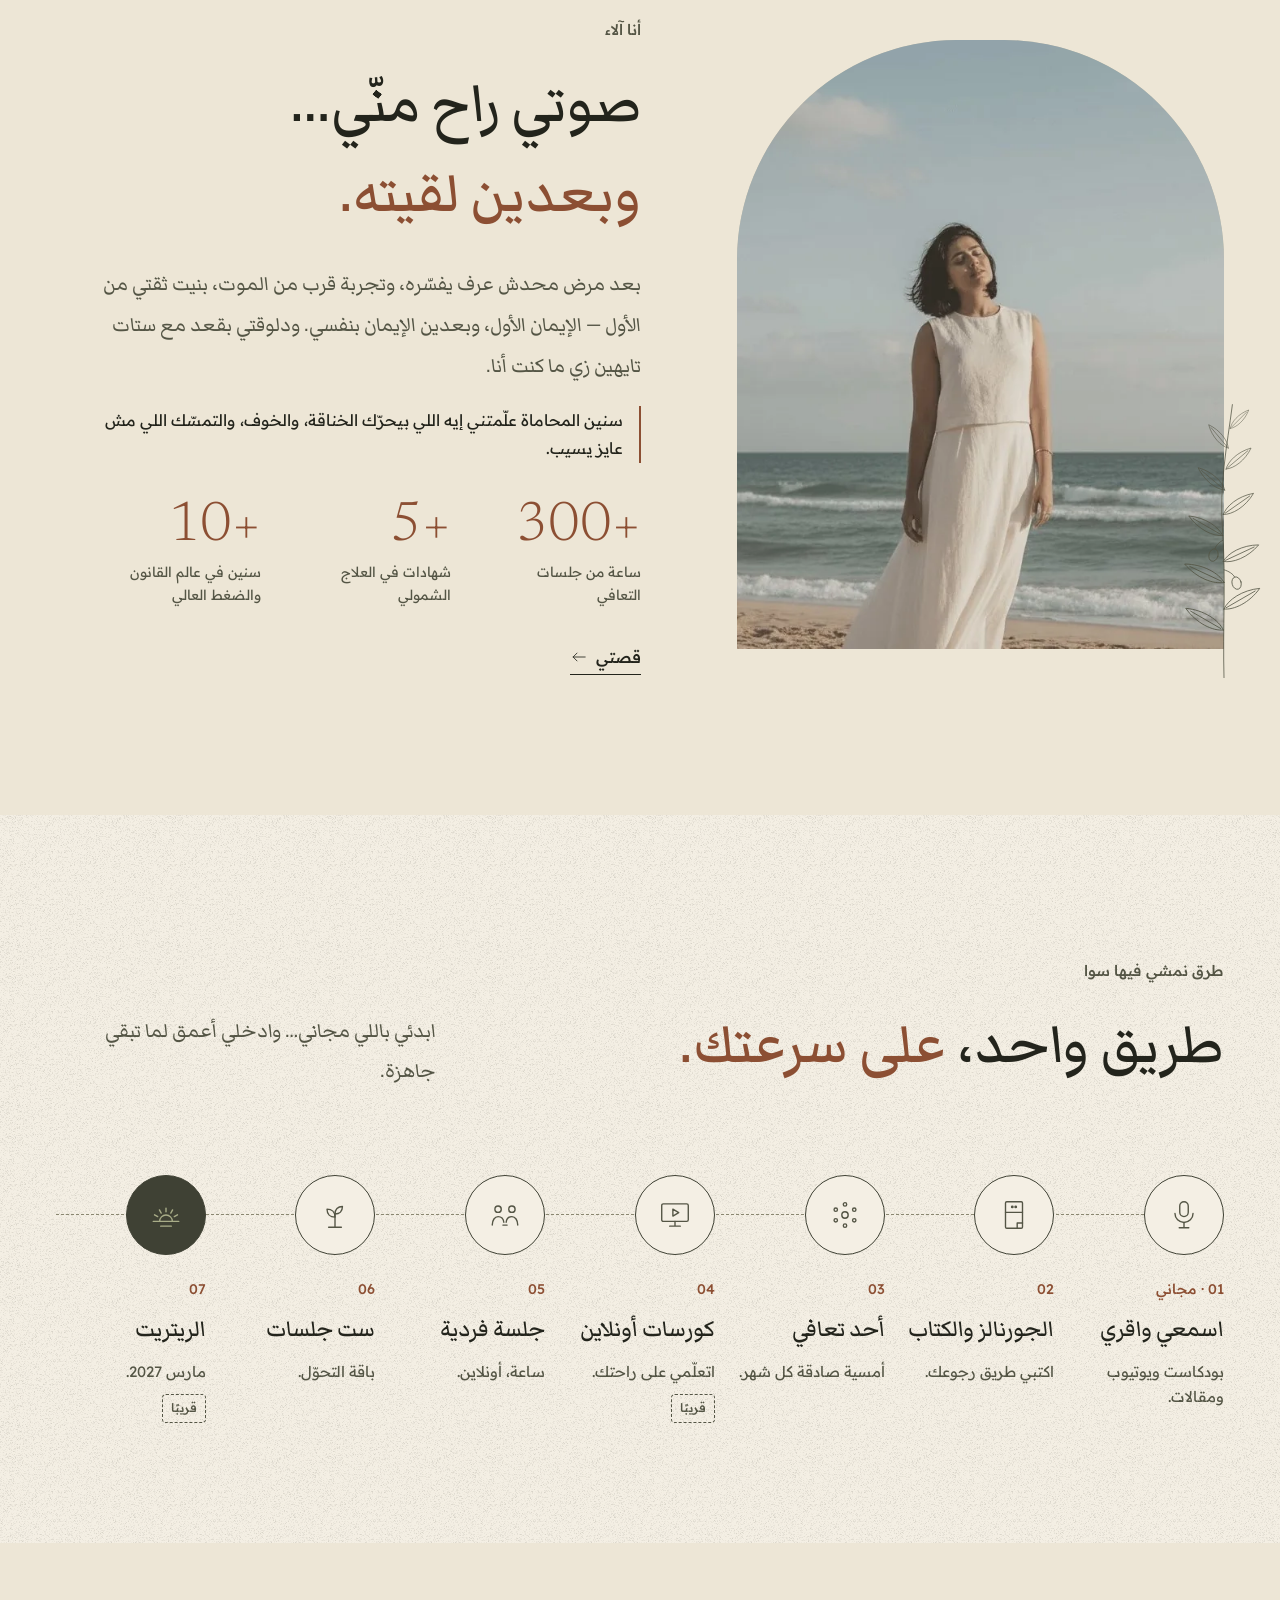
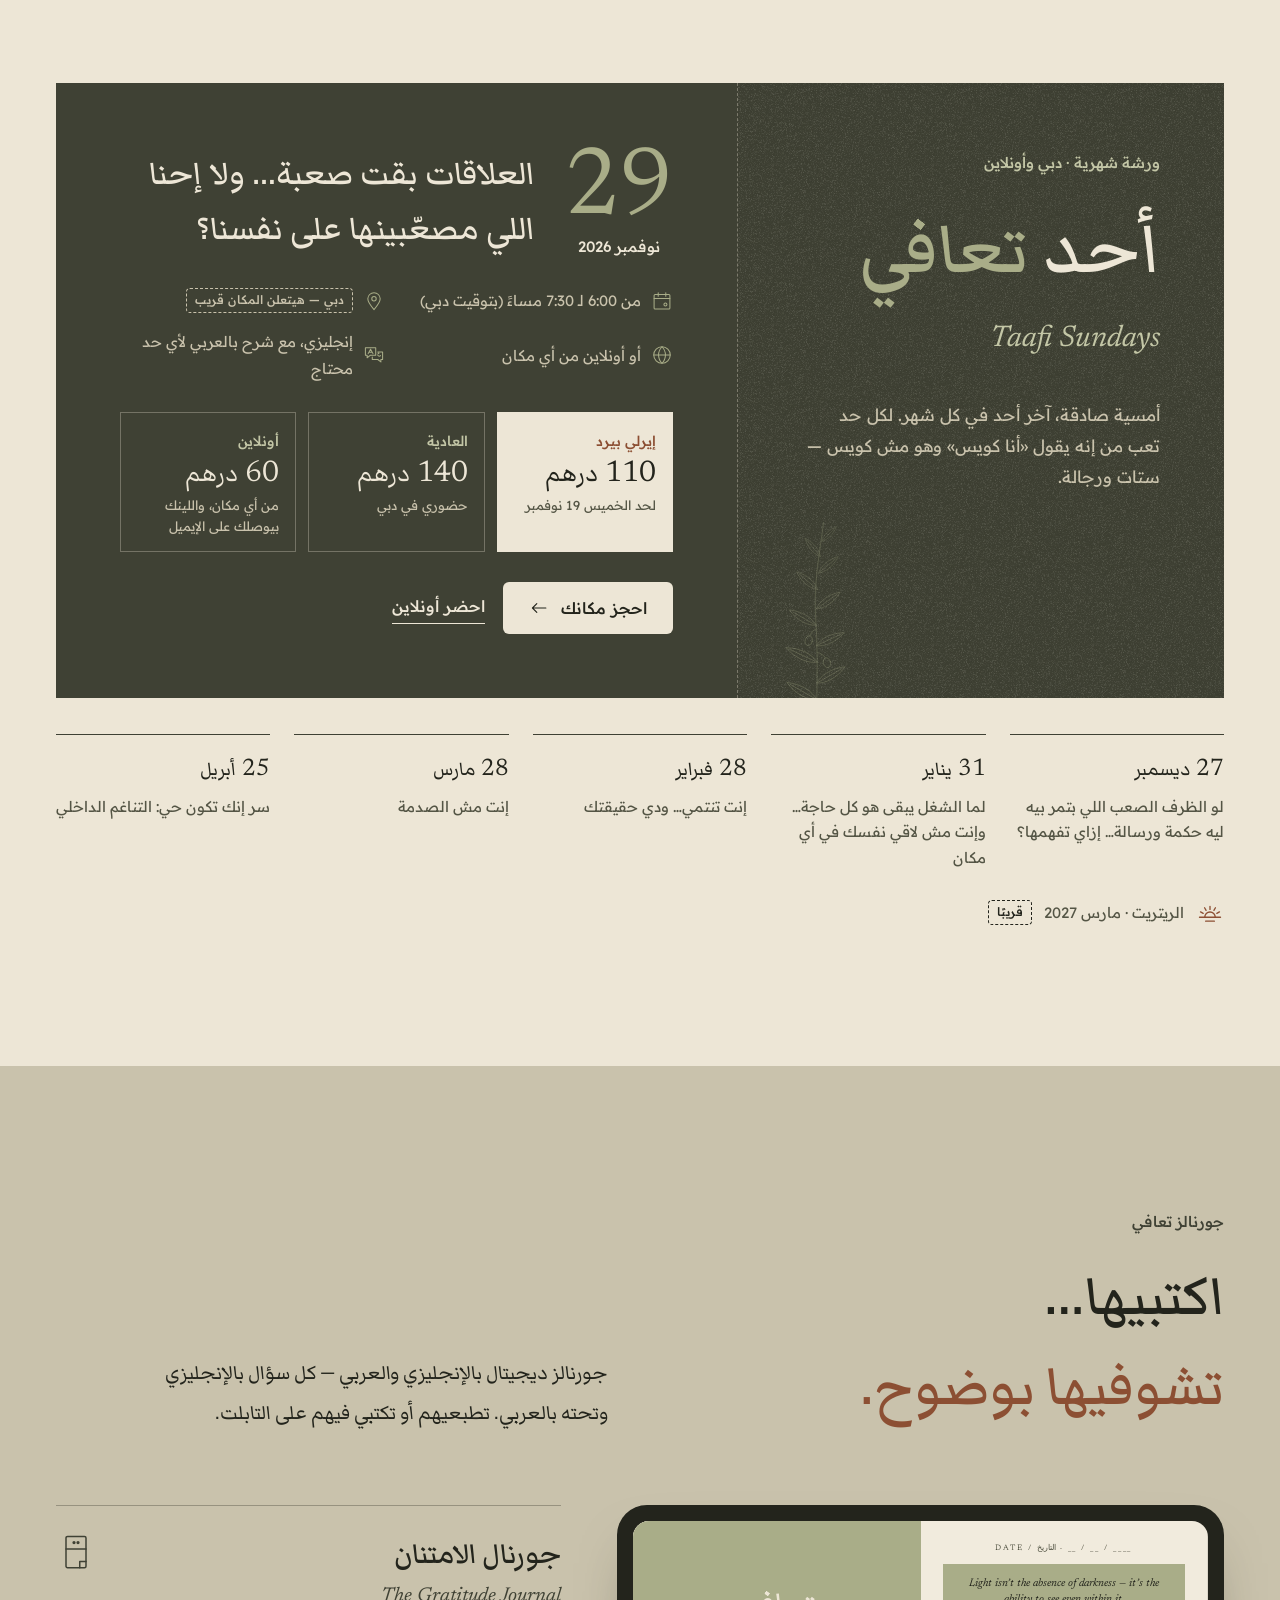
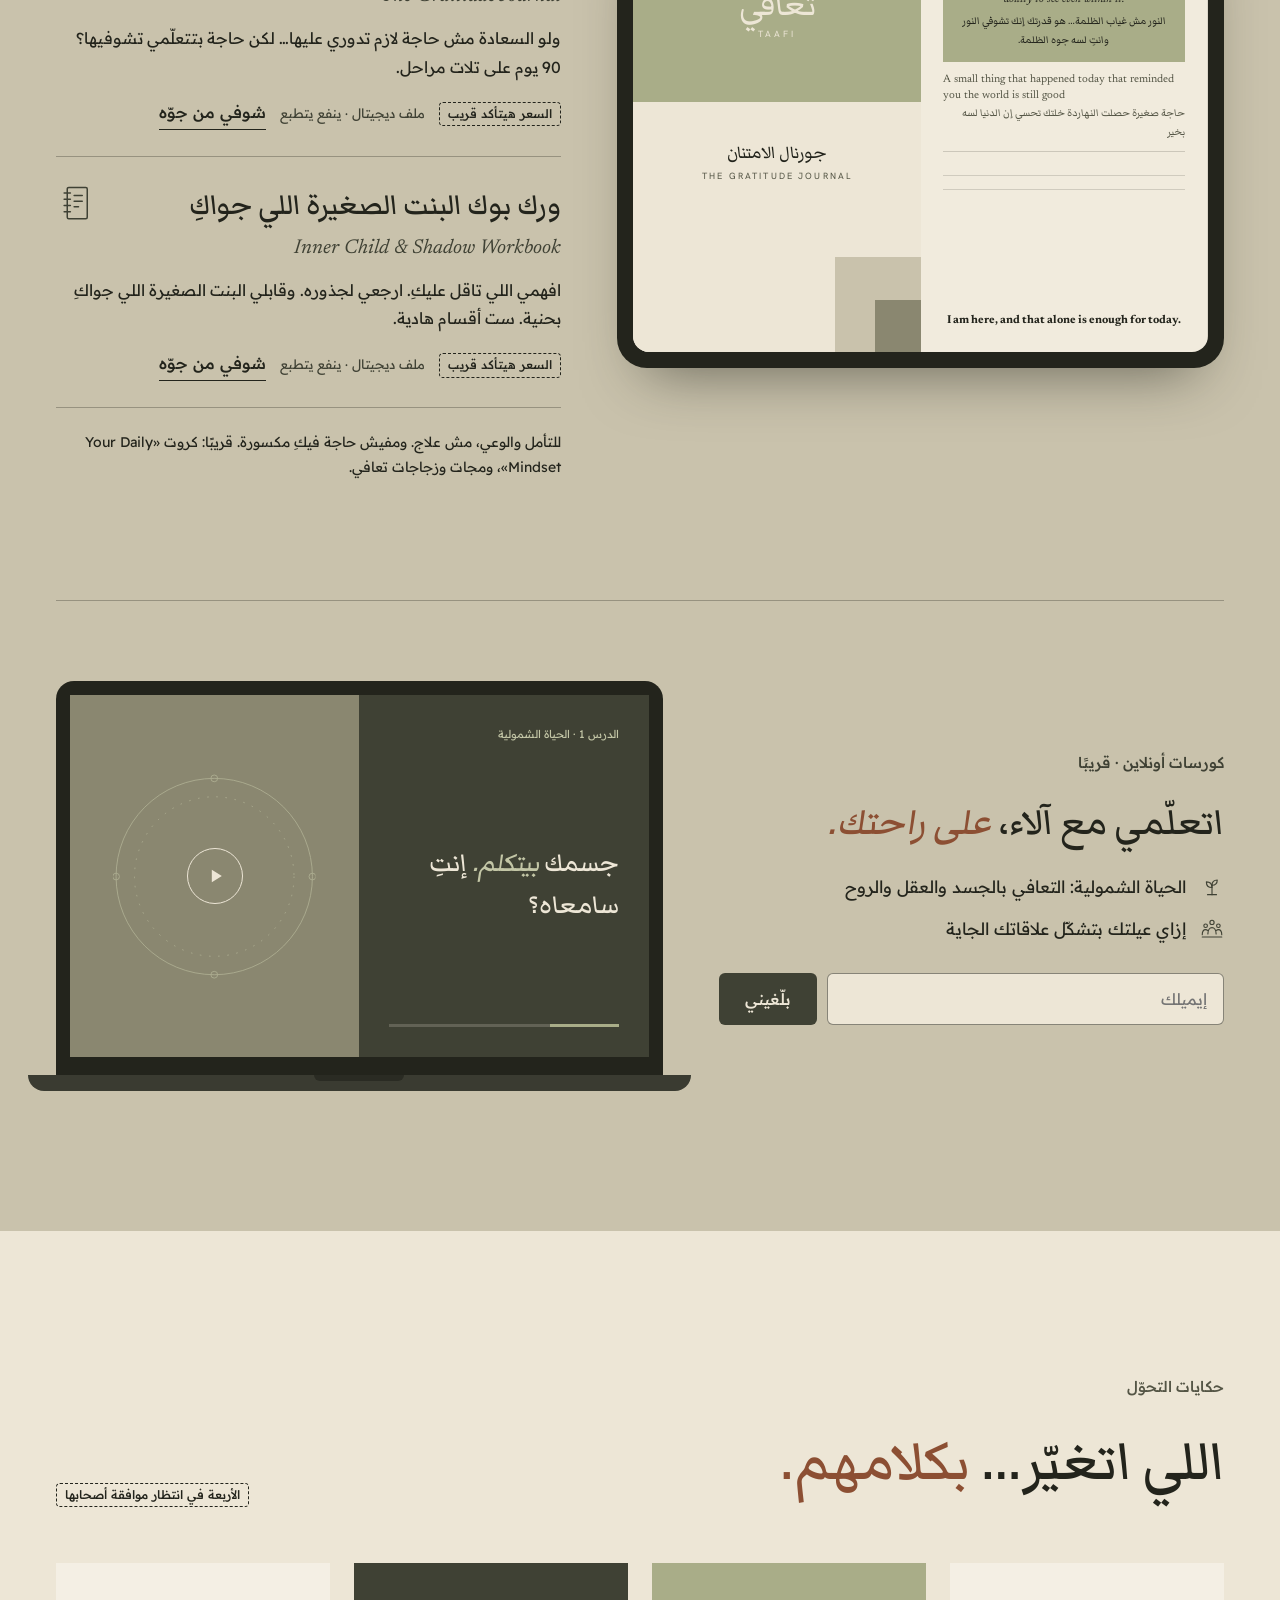
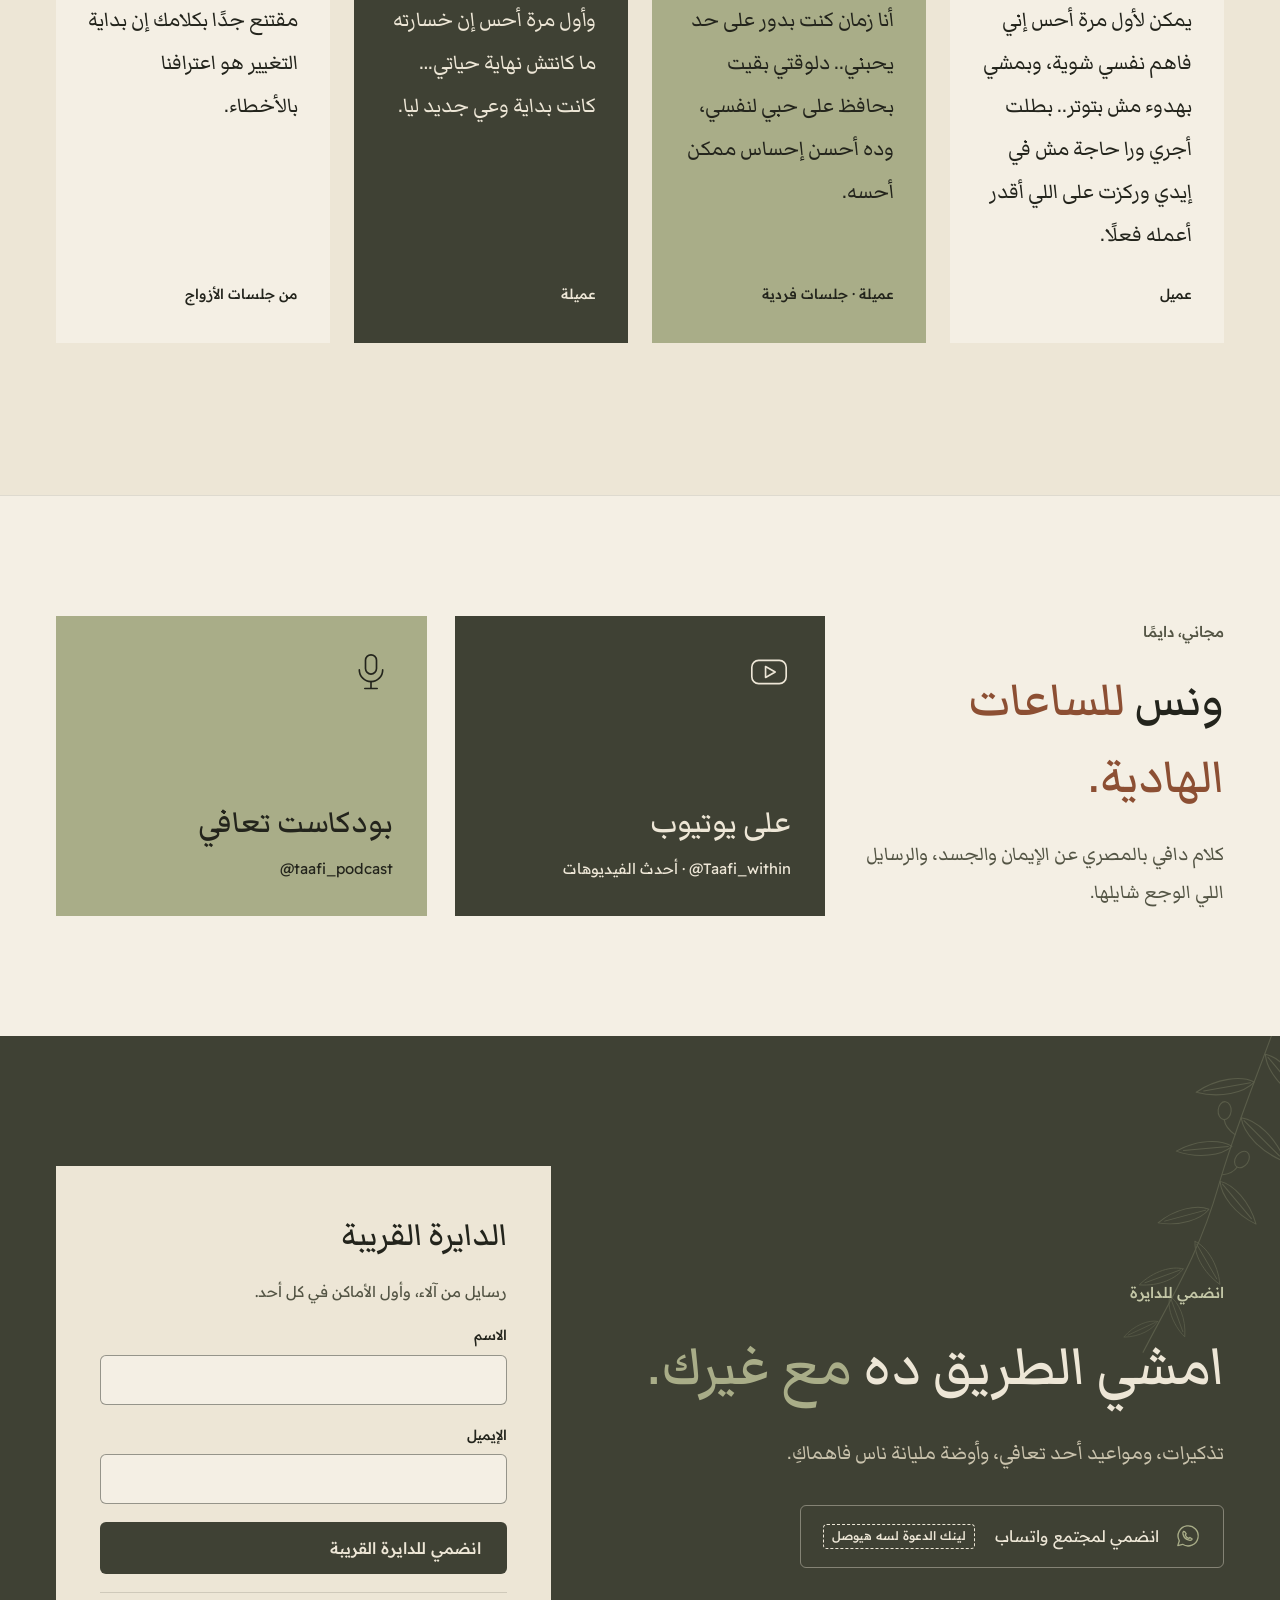
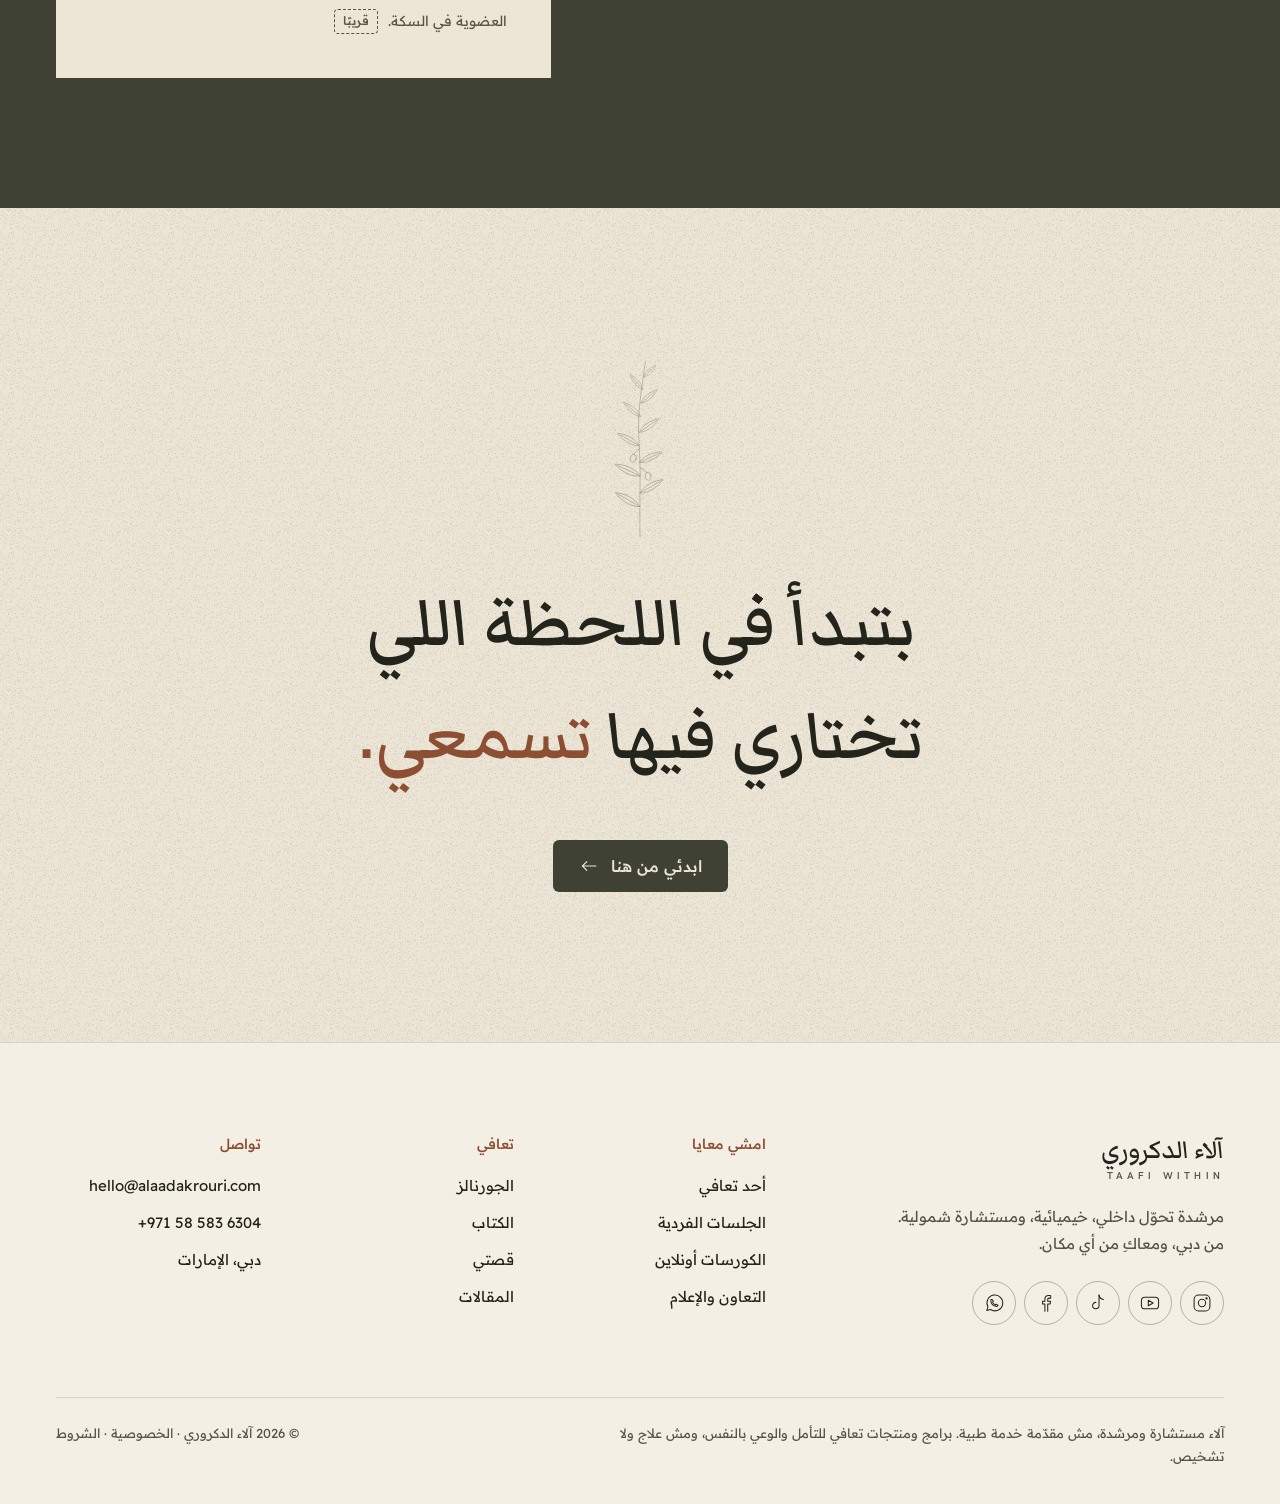
<file: v2-ground/ar/index.html>
<!doctype html>
<html lang="ar" dir="rtl" data-stories="text">
<head>
<meta charset="utf-8">
<meta name="viewport" content="width=device-width, initial-scale=1">
<meta name="robots" content="noindex, nofollow">
<title>آلاء الدكروري · تعافي من الداخل</title>
<meta name="description" content="الإجابة اللي بتدوري عليها جواكِ. آلاء الدكروري، مرشدة تحوّل داخلي ومستشارة شمولية في دبي — أحد تعافي، والجورنالز، والجلسات الفردية.">
<meta name="theme-color" content="#EDE6D6">
<link rel="icon" href="data:,">
<link rel="alternate" hreflang="en" href="../en/">
<link rel="alternate" hreflang="ar" href="../ar/">
<link rel="preconnect" href="https://fonts.googleapis.com">
<link rel="preconnect" href="https://fonts.gstatic.com" crossorigin>
<link rel="stylesheet" href="https://fonts.googleapis.com/css2?family=Markazi+Text:wght@400;500;600&amp;family=Readex+Pro:wght@400;500;600&amp;family=Newsreader:ital,opsz,wght@0,6..72,300..600;1,6..72,300..500&amp;family=Hanken+Grotesk:wght@400;500;600&amp;display=swap">
<link rel="stylesheet" href="../../assets/v2/v2.css">
<script>/* testimonial treatment: ?stories=screens shows the WhatsApp screenshots; default and no-JS show the text quotes */(function(){try{var s=new URLSearchParams(location.search).get('stories');if(s==='screens'||s==='text')document.documentElement.setAttribute('data-stories',s)}catch(e){}})();</script>
<script src="../../assets/v2/v2.js" defer></script>
</head>
<body>
<div class="v2 is-ar">
<svg class="sprite" width="0" height="0" aria-hidden="true" focusable="false"><symbol id="tw-arrow" viewBox="0 0 32 32"><path d="M5 16h21.5M19.5 9l7 7-7 7"/></symbol><symbol id="tw-menu" viewBox="0 0 32 32"><path d="M4.5 11h23M4.5 21h15"/></symbol><symbol id="tw-close" viewBox="0 0 32 32"><path d="M8 8l16 16M24 8L8 24"/></symbol><symbol id="tw-body" viewBox="0 0 32 32"><circle cx="16" cy="6.8" r="2.6"/><path d="M16 11v8.2"/><path d="M8.5 14.5c2.6 2.3 4.9 3.3 7.5 3.3s4.9-1 7.5-3.3"/><path d="M6.5 25.5c3-3.6 6.1-5.4 9.5-5.4s6.5 1.8 9.5 5.4c-3 1.3-6.1 2-9.5 2s-6.5-.7-9.5-2Z"/></symbol><symbol id="tw-mind" viewBox="0 0 32 32"><path d="M3.5 16c3.6-6.2 8-9 12.5-9s8.9 2.8 12.5 9c-3.6 6.2-8 9-12.5 9s-8.9-2.8-12.5-9Z"/><circle cx="16" cy="16" r="4"/><circle cx="16" cy="16" r="0.6" fill="currentColor"/></symbol><symbol id="tw-soul" viewBox="0 0 32 32"><path d="M16 3.5c4.6 6.1 7 10.6 7 14.6a7 7 0 0 1-14 0c0-4 2.4-8.5 7-14.6Z"/><path d="M16 15.5c1.9 2.4 2.8 4.1 2.8 5.5a2.8 2.8 0 0 1-5.6 0c0-1.4.9-3.1 2.8-5.5Z"/></symbol><symbol id="tw-light" viewBox="0 0 32 32"><path d="M4 22h24"/><path d="M10 22a6 6 0 0 1 12 0"/><path d="M23.8 17.5l3-1.7M20.5 14.2l1.7-3M16 13V9.5M11.5 14.2l-1.7-3M8.2 17.5l-3-1.7"/><path d="M11 26.5h10"/></symbol><symbol id="tw-podcast" viewBox="0 0 32 32"><rect x="12" y="3.5" width="8" height="14" rx="4"/><path d="M7.5 14.5a8.5 8.5 0 0 0 17 0"/><path d="M16 23v5M11.5 28h9"/></symbol><symbol id="tw-journal" viewBox="0 0 32 32"><rect x="8" y="3.5" width="16" height="25" rx="1.2"/><path d="M8 13.5h16"/><circle cx="14.4" cy="8.4" r="0.7" fill="currentColor"/><circle cx="17.6" cy="8.4" r="0.7" fill="currentColor"/><path d="M19 28.5v-5h5"/></symbol><symbol id="tw-circle" viewBox="0 0 32 32"><circle cx="16" cy="16" r="3"/><circle cx="16" cy="6" r="1.6"/><circle cx="24.7" cy="11" r="1.6"/><circle cx="24.7" cy="21" r="1.6"/><circle cx="16" cy="26" r="1.6"/><circle cx="7.3" cy="21" r="1.6"/><circle cx="7.3" cy="11" r="1.6"/></symbol><symbol id="tw-course" viewBox="0 0 32 32"><rect x="3.5" y="5.5" width="25" height="16.5" rx="1.5"/><path d="M14 10.5v6.5l5.5-3.25L14 10.5Z"/><path d="M16 22v4.5M11 26.5h10"/></symbol><symbol id="tw-session" viewBox="0 0 32 32"><circle cx="9.5" cy="10.5" r="3"/><circle cx="22.5" cy="10.5" r="3"/><path d="M4 25.5c0-4.6 2.4-8 5.5-8s5 2.2 5.4 5.3"/><path d="M28 25.5c0-4.6-2.4-8-5.5-8s-5 2.2-5.4 5.3"/><path d="M14 25.5h4"/></symbol><symbol id="tw-seed" viewBox="0 0 32 32"><path d="M16 27.5V15"/><path d="M16 18c-4.6 0-7.5-3-7.5-7.5 4.6 0 7.5 3 7.5 7.5Z"/><path d="M16 15c0-4.2 2.6-7 7-7 0 4.2-2.6 7-7 7Z"/><path d="M10 27.5h12"/></symbol><symbol id="tw-calendar" viewBox="0 0 32 32"><rect x="4.5" y="6.5" width="23" height="21" rx="1.5"/><path d="M4.5 12.5h23M10.5 4v5M21.5 4v5"/><circle cx="21" cy="21" r="2.2"/></symbol><symbol id="tw-location" viewBox="0 0 32 32"><path d="M16 28.5c-5.8-6.6-9-11.4-9-15.6a9 9 0 0 1 18 0c0 4.2-3.2 9-9 15.6Z"/><circle cx="16" cy="12.8" r="3.2"/></symbol><symbol id="tw-online" viewBox="0 0 32 32"><circle cx="16" cy="16" r="12"/><path d="M4 16h24"/><path d="M16 4c-3.4 3.4-5 7.4-5 12s1.6 8.6 5 12c3.4-3.4 5-7.4 5-12s-1.6-8.6-5-12Z"/></symbol><symbol id="tw-language" viewBox="0 0 32 32"><path d="M3.5 5.5h15v11h-8l-4.5 3.5v-3.5H3.5z"/><path d="M7.5 14l3.5-6.5 3.5 6.5M8.7 12h4.6"/><path d="M21.5 11.5h7v11h-2.5v3.5l-4.5-3.5h-8V19"/><path d="M21.5 15.5c-.4 2.2 2.6 2.8 4 1.4"/><circle cx="22.6" cy="13.4" r="0.55" fill="currentColor"/></symbol><symbol id="tw-workbook" viewBox="0 0 32 32"><rect x="9" y="3.5" width="16" height="25" rx="1.2"/><path d="M6.5 8h5M6.5 13h5M6.5 18h5M6.5 23h5"/><path d="M14.5 10h6.5M14.5 14.5h6.5M14.5 19h3.5"/></symbol><symbol id="tw-community" viewBox="0 0 32 32"><circle cx="16" cy="8.5" r="2.8"/><circle cx="7.5" cy="13" r="2.4"/><circle cx="24.5" cy="13" r="2.4"/><path d="M10.5 24c0-5 2.4-8.5 5.5-8.5s5.5 3.5 5.5 8.5"/><path d="M3 25c0-4 1.9-6.8 4.5-6.8 1 0 1.9.4 2.6 1.1M29 25c0-4-1.9-6.8-4.5-6.8-1 0-1.9.4-2.6 1.1"/><path d="M3 28h26"/></symbol><symbol id="tw-youtube" viewBox="0 0 32 32"><rect x="3.5" y="7.5" width="25" height="17" rx="5"/><path d="M13.5 12v8l7-4-7-4Z"/></symbol><symbol id="tw-whatsapp" viewBox="0 0 32 32"><path d="M5.5 27l1.7-5.6A11.5 11.5 0 1 1 11 25.5Z"/><path d="M12 10.8c-.6.6-.9 1.6-.6 2.9.8 3.4 3.6 6.3 7 7.1 1.3.3 2.3 0 2.9-.6l.6-.7-2.6-1.8-1.3 1.1c-1.8-.7-3.3-2.2-4-4l1.1-1.3-1.8-2.6Z"/></symbol><symbol id="tw-instagram" viewBox="0 0 32 32"><rect x="4.5" y="4.5" width="23" height="23" rx="6.5"/><circle cx="16" cy="16" r="5.3"/><circle cx="22.6" cy="9.4" r="0.9" fill="currentColor"/></symbol><symbol id="tw-tiktok" viewBox="0 0 32 32"><path d="M17.5 4.5v15.3a4.7 4.7 0 1 1-4.7-4.7"/><path d="M17.5 4.5c.6 3.6 3.1 6 6.5 6.3"/></symbol><symbol id="tw-facebook" viewBox="0 0 32 32"><path d="M18.5 28V17.5h3.6l.5-4h-4.1v-2.6c0-1.2.4-2 2.1-2h2.2V5.3c-.4 0-1.7-.2-3.2-.2-3.1 0-5.2 1.9-5.2 5.4v3H11v4h3.4V28"/></symbol><symbol id="v2-olive" viewBox="0 0 200 400"><path d="M100 398C98 330 103 260 98 190S104 70 112 8"/><g transform="translate(99 330) rotate(-150)"><path d="M0 0C12-9 38-11 62 0C38 11 12 9 0 0Z"/><path d="M4 0H54"/></g><g transform="translate(100 300) rotate(-30) scale(0.95)"><path d="M0 0C12-9 38-11 62 0C38 11 12 9 0 0Z"/><path d="M4 0H54"/></g><g transform="translate(100 262) rotate(-155)"><path d="M0 0C12-9 38-11 62 0C38 11 12 9 0 0Z"/><path d="M4 0H54"/></g><g transform="translate(99 232) rotate(-25) scale(0.9)"><path d="M0 0C12-9 38-11 62 0C38 11 12 9 0 0Z"/><path d="M4 0H54"/></g><g transform="translate(98 195) rotate(-150) scale(0.9)"><path d="M0 0C12-9 38-11 62 0C38 11 12 9 0 0Z"/><path d="M4 0H54"/></g><g transform="translate(99 165) rotate(-35) scale(0.85)"><path d="M0 0C12-9 38-11 62 0C38 11 12 9 0 0Z"/><path d="M4 0H54"/></g><g transform="translate(101 130) rotate(-140) scale(0.8)"><path d="M0 0C12-9 38-11 62 0C38 11 12 9 0 0Z"/><path d="M4 0H54"/></g><g transform="translate(103 100) rotate(-40) scale(0.75)"><path d="M0 0C12-9 38-11 62 0C38 11 12 9 0 0Z"/><path d="M4 0H54"/></g><g transform="translate(106 70) rotate(-130) scale(0.7)"><path d="M0 0C12-9 38-11 62 0C38 11 12 9 0 0Z"/><path d="M4 0H54"/></g><g transform="translate(109 42) rotate(-45) scale(0.6)"><path d="M0 0C12-9 38-11 62 0C38 11 12 9 0 0Z"/><path d="M4 0H54"/></g><path d="M98 202c-6 3-10 8-11 12"/><ellipse cx="85" cy="223" rx="6.5" ry="9" transform="rotate(15 85 223)"/><path d="M100 244c7 2 13 6 15 10"/><ellipse cx="118" cy="263" rx="6.5" ry="9" transform="rotate(-15 118 263)"/></symbol><symbol id="v2-grass" viewBox="0 0 130 400"><path d="M60 398C62 300 70 200 92 90"/><path d="M60 398C56 320 44 250 24 180"/><path d="M60 398C64 330 80 280 104 240"/><path d="M92 90c-6-6-8-12-6-20M92 90c7-4 11-9 12-17M89.4 104c-6-6-8-12-6-20M89.4 104c7-4 11-9 12-17M86.8 118c-6-6-8-12-6-20M86.8 118c7-4 11-9 12-17M84.2 132c-6-6-8-12-6-20M84.2 132c7-4 11-9 12-17M81.6 146c-6-6-8-12-6-20M81.6 146c7-4 11-9 12-17M79 160c-6-6-8-12-6-20M79 160c7-4 11-9 12-17"/><path d="M24 180c-7-3-10-8-10-15M27.2 193c-7-3-10-8-10-15M30.4 206c-7-3-10-8-10-15M33.6 219c-7-3-10-8-10-15"/><circle cx="104" cy="240" r="3"/><circle cx="112" cy="232" r="2.2"/><circle cx="100" cy="230" r="2.2"/></symbol><symbol id="v2-ring" viewBox="0 0 132 132"><circle cx="66" cy="66" r="64"/><circle cx="66" cy="66" r="52" stroke-dasharray="1 5"/><circle cx="66" cy="2" r="2.2"/><circle cx="66" cy="130" r="2.2"/><circle cx="2" cy="66" r="2.2"/><circle cx="130" cy="66" r="2.2"/></symbol></svg>

<header class="hdr">
  <div class="wrap">
    <nav class="nav" aria-label="القائمة"><a href="#story">قصتي</a><a href="#whole">منهجي</a><a href="#sundays">أحد تعافي</a><a href="#shop">المتجر</a><a href="#path">رحلتك معايا</a></nav>
    <a class="lockup" href="#top"><b>آلاء الدكروري</b><span lang="en" dir="ltr">Taafi Within</span></a>
    <div class="hdr-r">
      <a class="lang" href="../en/" hreflang="en" lang="en" dir="ltr" data-lang-switch>English</a>
      <a class="btn btn-deep" href="#sundays">أحد تعافي القادم</a>
      <button class="menu-btn" type="button" aria-expanded="false" aria-controls="v2-menu" aria-label="فتح القائمة"><svg class="ic" aria-hidden="true" focusable="false"><use href="#tw-menu"/></svg></button>
    </div>
  </div>
</header>

<div class="menu on-dark" id="v2-menu" role="dialog" aria-modal="true" aria-label="القائمة" hidden>
  <div class="menu-top">
    <a class="lockup" href="#top"><b>آلاء الدكروري</b><span lang="en" dir="ltr">Taafi Within</span></a>
    <button class="menu-close" type="button" aria-label="قفل القائمة"><svg class="ic" aria-hidden="true" focusable="false"><use href="#tw-close"/></svg></button>
  </div>
  <nav class="menu-nav" aria-label="القائمة"><a href="#story">قصتي</a><a href="#whole">منهجي</a><a href="#sundays">أحد تعافي</a><a href="#shop">المتجر</a><a href="#path">رحلتك معايا</a></nav>
  <div class="menu-foot">
    <a class="lang" href="../en/" hreflang="en" lang="en" dir="ltr" data-lang-switch>English</a>
    <a class="btn btn-cream" href="#sundays">أحد تعافي القادم <svg class="ic dir" aria-hidden="true" focusable="false"><use href="#tw-arrow"/></svg></a>
  </div>
</div>

<main id="main">
<section class="hero" id="top" aria-labelledby="v2-h1">
  <div class="hero-l grain">
    <svg class="bot sprig" aria-hidden="true" focusable="false"><use href="#v2-olive"/></svg>
    <div>
      <span class="kicker">مرشدة · خيميائية · مستشارة شمولية</span>
      <h1 class="display" id="v2-h1">الإجابة اللي بتدوري عليها <em>جواكِ.</em></h1>
    </div>
    <div class="hero-sub">
      <p>وأنا هساعدك تسمعيها. من التوهان للتناغم، ومن إيمان بيتهز لثبات ميتهزّش.</p>
      <div class="hero-cta">
        <a class="btn btn-deep" href="#path">ابدئي من هنا <svg class="ic dir" aria-hidden="true" focusable="false"><use href="#tw-arrow"/></svg></a>
        <a class="link" href="#circle">انضمي للدايرة القريبة</a>
      </div>
    </div>
  </div>
  <div class="hero-r">
    <picture><source type="image/webp" srcset="../../assets/img/alaa-olive-desk-3x4.webp"><img src="../../assets/img/alaa-olive-desk-3x4.jpg" width="576" height="768" alt="آلاء الدكروري على مكتبها بقميص زيتي، مبتسمة" fetchpriority="high"></picture>
    <a class="next" href="#sundays"><span class="d">29<small>نوفمبر</small></span><span><b>أحد تعافي القادم</b><span>العلاقات بقت صعبة… ولا إحنا اللي مصعّبينها على نفسنا؟</span></span><svg class="ic dir" aria-hidden="true" focusable="false"><use href="#tw-arrow"/></svg></a>
  </div>
</section>

<section class="whole" id="whole" aria-labelledby="v2-whole">
  <div class="trio-col grain">
    <span class="kicker">الجسد · العقل · الروح</span>
    <h2 class="display" id="v2-whole">مفيش حاجة بتتعالج <em>لوحدها.</em></h2>
    <p>التعب اللي في جسمك، والأفكار اللي مش بتسيبك، والفراغ اللي في روحك… التلاتة مرتبطين ببعض. عشان كده بنشتغل على التلاتة مع بعض.</p>
    <div class="trio">
      <div><div class="medal"><svg class="ring" aria-hidden="true" focusable="false"><use href="#v2-ring"/></svg><svg class="ic" aria-hidden="true" focusable="false"><use href="#tw-body"/></svg></div><h3>الجسد <small lang="en" dir="ltr">Body</small></h3><p>المكان اللي التوتر بيستقر فيه الأول… ومنه يبدأ الهدوء.</p></div>
      <div><div class="medal"><svg class="ring" aria-hidden="true" focusable="false"><use href="#v2-ring"/></svg><svg class="ic" aria-hidden="true" focusable="false"><use href="#tw-mind"/></svg></div><h3>العقل <small lang="en" dir="ltr">Mind</small></h3><p>الأنماط اللي شايلاها، ومنين بدأت.</p></div>
      <div><div class="medal"><svg class="ring" aria-hidden="true" focusable="false"><use href="#v2-ring"/></svg><svg class="ic" aria-hidden="true" focusable="false"><use href="#tw-soul"/></svg></div><h3>الروح <small lang="en" dir="ltr">Soul</small></h3><p>الرسالة اللي جوه الوجع، والوعي اللي بيفتحه.</p></div>
    </div>
    <p class="trio-note">كده آلاء اتعلّمت… وكده عالجت نفسها.</p>
  </div>
  <aside class="book-col" aria-labelledby="v2-book">
    <div class="book3d" role="img" aria-label="غلاف كتاب سر أن تكون حياً لآلاء الدكروري">
      <div class="top"></div>
      <div class="ar" lang="ar" dir="rtl">سر أن تكون حياً<small>رحلة من البقاء إلى تناغم العقل والجسد والروح</small></div>
      <div class="t" lang="en" dir="ltr">The Secret of Being Alive</div>
      <div class="a">آلاء الدكروري</div>
      
    </div>
    <span class="kicker">الكتاب · الطبعة الأولى 2026</span>
    <h3 id="v2-book">سر أن تكون حياً</h3>
    <blockquote>«السلام والسعادة مش حاجات بنلاقيها في الحياة… هي اللي بنعيشه لما نتعلّم نعيش في تناغم مع نفسنا.»</blockquote>
    <div class="parts"><span>الجسد</span><span>العقل</span><span>الروح</span><span>التناغم</span></div>
    <div class="row"><a class="btn btn-deep" href="#circle">بلّغيني أول ما ينزل</a><span class="pending">قناة البيع لسه هتتأكد</span></div>
  </aside>
</section>

<section class="mirror" aria-labelledby="v2-mirror">
  <svg class="bot grass g1" aria-hidden="true" focusable="false"><use href="#v2-grass"/></svg>
  <svg class="bot grass g2" aria-hidden="true" focusable="false"><use href="#v2-grass"/></svg>
  <div class="wrap">
    <h2 class="display" id="v2-mirror">للست القوية اللي شايلة الكل… قوية من برّه، <em>وتعبانة من جوّه.</em></h2>
    <p>جواكِ حاجة بتقول <b>«اسمعيني»</b>. دي مساحة آمنة تسمعيها فيها أخيرًا — من غير خوف ولا حكم ولا قسوة.</p>
  </div>
</section>

<section class="faith on-dark grain" id="faith" aria-labelledby="v2-faith">
  <div class="wrap faith-grid">
    <div class="medal"><svg class="ring" aria-hidden="true" focusable="false"><use href="#v2-ring"/></svg><svg class="ic" aria-hidden="true" focusable="false"><use href="#tw-light"/></svg></div>
    <div>
      <span class="kicker">الركيزة الأولى</span>
      <h2 class="display light" id="v2-faith">إيمانك هو <em>نقطة البداية.</em></h2>
    </div>
    <div>
      <p>الثقة الحقيقية مش بتتولد من فراغ، ومش بتتعلّم من كورس. هي بتيجي من الإيمان بربنا الأول، وبعدين بنفسك وبقدراتك.</p>
      <p class="lead">اربطي حقيقتك بإيمانك… والثقة هتيجي لوحدها.</p>
    </div>
  </div>
</section>

<section class="about" id="story" aria-labelledby="v2-about">
  <div class="wrap about-grid">
    <div class="about-photo"><picture><source type="image/webp" srcset="../../assets/img/alaa-beach-sky-4x5.webp"><img src="../../assets/img/alaa-beach-sky-4x5.jpg" width="600" height="750" alt="آلاء الدكروري على البحر، مغمّضة عينيها ووشها للسما" loading="lazy" decoding="async"></picture><svg class="bot sprig" aria-hidden="true" focusable="false"><use href="#v2-olive"/></svg></div>
    <div>
      <span class="kicker">أنا آلاء</span>
      <h2 class="display" id="v2-about">صوتي راح منّي… <em>وبعدين لقيته.</em></h2>
      <p>بعد مرض محدش عرف يفسّره، وتجربة قرب من الموت، بنيت ثقتي من الأول — الإيمان الأول، وبعدين الإيمان بنفسي. ودلوقتي بقعد مع ستات تايهين زي ما كنت أنا.</p>
      <p class="law">سنين المحاماة علّمتني إيه اللي بيحرّك الخناقة، والخوف، والتمسّك اللي مش عايز يسيب.</p>
      <div class="stats"><div><b><bdi dir="ltr">300+</bdi></b><span>ساعة من جلسات التعافي</span></div><div><b><bdi dir="ltr">5+</bdi></b><span>شهادات في العلاج الشمولي</span></div><div><b><bdi dir="ltr">10+</bdi></b><span>سنين في عالم القانون والضغط العالي</span></div></div>
      <a class="link" href="#story">قصتي <svg class="ic dir" aria-hidden="true" focusable="false"><use href="#tw-arrow"/></svg></a>
    </div>
  </div>
</section>

<section class="path grain" id="path" aria-labelledby="v2-path">
  <div class="wrap">
    <div class="path-head">
      <div><span class="kicker">طرق نمشي فيها سوا</span><h2 class="display" id="v2-path">طريق واحد، <em>على سرعتك.</em></h2></div>
      <p>ابدئي باللي مجاني… وادخلي أعمق لما تبقي جاهزة.</p>
    </div>
    <ol class="trail">
      <li><a href="#voice"><span class="node"><svg class="ic" aria-hidden="true" focusable="false"><use href="#tw-podcast"/></svg></span><small>01 · مجاني</small><b>اسمعي واقري</b><span>بودكاست ويوتيوب ومقالات.</span></a></li>
      <li><a href="#shop"><span class="node"><svg class="ic" aria-hidden="true" focusable="false"><use href="#tw-journal"/></svg></span><small>02</small><b>الجورنالز والكتاب</b><span>اكتبي طريق رجوعك.</span></a></li>
      <li><a href="#sundays"><span class="node"><svg class="ic" aria-hidden="true" focusable="false"><use href="#tw-circle"/></svg></span><small>03</small><b>أحد تعافي</b><span>أمسية صادقة كل شهر.</span></a></li>
      <li><a href="#courses"><span class="node"><svg class="ic" aria-hidden="true" focusable="false"><use href="#tw-course"/></svg></span><small>04</small><b>كورسات أونلاين</b><span>اتعلّمي على راحتك.</span><span class="pending">قريبًا</span></a></li>
      <li><a href="#path"><span class="node"><svg class="ic" aria-hidden="true" focusable="false"><use href="#tw-session"/></svg></span><small>05</small><b>جلسة فردية</b><span>ساعة، أونلاين.</span></a></li>
      <li><a href="#path"><span class="node"><svg class="ic" aria-hidden="true" focusable="false"><use href="#tw-seed"/></svg></span><small>06</small><b>ست جلسات</b><span>باقة التحوّل.</span></a></li>
      <li><a href="#sundays"><span class="node"><svg class="ic" aria-hidden="true" focusable="false"><use href="#tw-light"/></svg></span><small>07</small><b>الريتريت</b><span>مارس 2027.</span><span class="pending">قريبًا</span></a></li>
    </ol>
  </div>
</section>

<section class="sundays" id="sundays" aria-labelledby="v2-sun">
  <div class="wrap">
    <div class="sun-card on-dark">
      <div class="sun-l grain">
        <span class="kicker">ورشة شهرية · دبي وأونلاين</span>
        <h2 class="display light" id="v2-sun">أحد <em>تعافي</em></h2>
        <span class="ar" lang="en" dir="ltr">Taafi Sundays</span>
        <p>أمسية صادقة، آخر أحد في كل شهر. لكل حد تعب من إنه يقول «أنا كويس» وهو مش كويس — ستات ورجالة.</p>
        <svg class="bot sprig" aria-hidden="true" focusable="false"><use href="#v2-olive"/></svg>
      </div>
      <div class="sun-r">
        <div class="date-row">
          <div class="bigdate">29<small>نوفمبر 2026</small></div>
          <h3>العلاقات بقت صعبة… ولا إحنا اللي مصعّبينها على نفسنا؟</h3>
        </div>
        <div class="facts">
          <span><svg class="ic" aria-hidden="true" focusable="false"><use href="#tw-calendar"/></svg><span>من <bdi dir="ltr">6:00</bdi> لـ <bdi dir="ltr">7:30</bdi> مساءً (بتوقيت دبي)</span></span>
          <span><svg class="ic" aria-hidden="true" focusable="false"><use href="#tw-location"/></svg><span class="pending">دبي — هيتعلن المكان قريب</span></span>
          <span><svg class="ic" aria-hidden="true" focusable="false"><use href="#tw-online"/></svg><span>أو أونلاين من أي مكان</span></span>
          <span><svg class="ic" aria-hidden="true" focusable="false"><use href="#tw-language"/></svg><span>إنجليزي، مع شرح بالعربي لأي حد محتاج</span></span>
        </div>
        <div class="tiers">
          <div class="tier on"><b>إيرلي بيرد</b><em>110 درهم</em><small>لحد الخميس 19 نوفمبر</small></div>
          <div class="tier"><b>العادية</b><em>140 درهم</em><small>حضوري في دبي</small></div>
          <div class="tier"><b>أونلاين</b><em>60 درهم</em><small>من أي مكان، واللينك بيوصلك على الإيميل</small></div>
        </div>
        <div class="row"><a class="btn btn-cream" href="#sundays">احجز مكانك <svg class="ic dir" aria-hidden="true" focusable="false"><use href="#tw-arrow"/></svg></a><a class="link" href="#sundays">احضر أونلاين</a></div>
      </div>
    </div>
    <div class="upnext">
      <div><b>27 ديسمبر</b>لو الظرف الصعب اللي بتمر بيه ليه حكمة ورسالة… إزاي تفهمها؟</div>
      <div><b>31 يناير</b>لما الشغل يبقى هو كل حاجة… وإنت مش لاقي نفسك في أي مكان</div>
      <div><b>28 فبراير</b>إنت تنتمي… ودي حقيقتك</div>
      <div><b>28 مارس</b>إنت مش الصدمة</div>
      <div><b>25 أبريل</b>سر إنك تكون حي: التناغم الداخلي</div>
    </div>
    <div class="retreat"><svg class="ic" aria-hidden="true" focusable="false"><use href="#tw-light"/></svg><span>الريتريت · مارس 2027</span><span class="pending">قريبًا</span></div>
  </div>
</section>

<section class="shop" id="shop" aria-labelledby="v2-shop">
  <div class="wrap">
    <div class="shop-head">
      <div><span class="kicker">جورنالز تعافي</span><h2 class="display" id="v2-shop">اكتبيها… <em>تشوفيها بوضوح.</em></h2></div>
      <p>جورنالز ديجيتال بالإنجليزي والعربي — كل سؤال بالإنجليزي وتحته بالعربي. تطبعيهم أو تكتبي فيهم على التابلت.</p>
    </div>
    <div class="shop-grid">
      <div class="tablet" role="img" aria-label="جورنال الامتنان">
        <div class="scr" dir="ltr">
          <div class="pg cov"><div class="band" data-logotype="true"><b lang="ar" dir="rtl">تعافي</b><span lang="en">TAAFI</span></div><div class="ttl"><b lang="ar" dir="rtl">جورنال الامتنان</b><span lang="en">The Gratitude Journal</span></div><div class="c1"></div><div class="c2"></div></div>
          <div class="pg" lang="en">
            <div class="lbl"><span>Date / </span><span lang="ar" dir="rtl">التاريخ</span><span> · __ / __ / ____</span></div>
            <div class="box">Light isn’t the absence of darkness — it’s the ability to see even within it.<span class="a" lang="ar" dir="rtl">النور مش غياب الظلمة… هو قدرتك إنك تشوفي النور وانتِ لسه جوه الظلمة.</span></div>
            <div class="q">A small thing that happened today that reminded you the world is still good<span class="a" lang="ar" dir="rtl">حاجة صغيرة حصلت النهاردة خلتك تحسي إن الدنيا لسه بخير</span></div>
            <div class="lines"></div>
            <div class="close">I am here, and that alone is enough for today.</div>
          </div>
        </div>
      </div>
      <div>
        <div class="prods">
          <div class="prod">
            <div><h3>جورنال الامتنان</h3><span class="ar" lang="en" dir="ltr">The Gratitude Journal</span></div>
            <svg class="ic" aria-hidden="true" focusable="false"><use href="#tw-journal"/></svg>
            <p>ولو السعادة مش حاجة لازم تدوري عليها… لكن حاجة بتتعلّمي تشوفيها؟ 90 يوم على تلات مراحل.</p>
            <div class="meta"><span class="pending">السعر هيتأكد قريب</span><i>ملف ديجيتال · ينفع يتطبع</i><a class="link" href="#shop">شوفي من جوّه</a></div>
          </div>
          <div class="prod">
            <div><h3>ورك بوك البنت الصغيرة اللي جواكِ</h3><span class="ar" lang="en" dir="ltr">Inner Child &amp; Shadow Workbook</span></div>
            <svg class="ic" aria-hidden="true" focusable="false"><use href="#tw-workbook"/></svg>
            <p>افهمي اللي تاقل عليكِ. ارجعي لجذوره. وقابلي البنت الصغيرة اللي جواكِ بحنية. ست أقسام هادية.</p>
            <div class="meta"><span class="pending">السعر هيتأكد قريب</span><i>ملف ديجيتال · ينفع يتطبع</i><a class="link" href="#shop">شوفي من جوّه</a></div>
          </div>
        </div>
        <p class="safe">للتأمل والوعي، مش علاج. ومفيش حاجة فيكِ مكسورة. قريبًا: كروت «<bdi dir="ltr">Your Daily Mindset</bdi>»، ومجات وزجاجات تعافي.</p>
      </div>
    </div>

    <div class="courses" id="courses" aria-labelledby="v2-course">
      <div>
        <span class="kicker">كورسات أونلاين · قريبًا</span>
        <h3 id="v2-course">اتعلّمي مع آلاء، <em>على راحتك.</em></h3>
        <ul class="clist">
          <li><svg class="ic" aria-hidden="true" focusable="false"><use href="#tw-seed"/></svg><span>الحياة الشمولية: التعافي بالجسد والعقل والروح</span></li>
          <li><svg class="ic" aria-hidden="true" focusable="false"><use href="#tw-community"/></svg><span>إزاي عيلتك بتشكّل علاقاتك الجاية</span></li>
        </ul>
        <!-- TODO: Mailchimp — replace action="#" with the list's form action once Amine supplies it -->
        <form class="notify" action="#" data-front-end-only><label for="v2-course-email">إيميلك عشان نبلّغك</label><input id="v2-course-email" name="EMAIL" type="email" placeholder="إيميلك" autocomplete="email" required dir="ltr"><button class="btn btn-deep" type="submit">بلّغيني</button></form>
      </div>
      <div class="laptop" role="img" aria-label="الدرس 1 · الحياة الشمولية">
        <div class="lid"><div class="scr"><div class="slide"><small>الدرس 1 · الحياة الشمولية</small><b>جسمك <em>بيتكلم.</em> إنتِ سامعاه؟</b><div class="prog"></div></div><div class="vid" dir="ltr"><svg class="medal-s" aria-hidden="true" focusable="false"><use href="#v2-ring"/></svg><span class="play"><svg viewBox="0 0 24 24" aria-hidden="true" focusable="false"><path d="M7 4.5v15l12-7.5Z"/></svg></span></div></div></div>
        <div class="base"></div>
      </div>
    </div>
  </div>
</section>

<section class="stories st-text" id="stories" aria-labelledby="v2-st">
  <div class="wrap">
    <div class="st-head">
      <div><span class="kicker">حكايات التحوّل</span><h2 class="display" id="v2-st">اللي اتغيّر… <em>بكلامهم.</em></h2></div>
      <span class="pending">الأربعة في انتظار موافقة أصحابها</span>
    </div>
    <div class="st-row" tabindex="0" role="region" aria-labelledby="v2-st">
      <figure class="st"><blockquote class="q-ar">يمكن لأول مرة أحس إني فاهم نفسي شوية، وبمشي بهدوء مش بتوتر.. بطلت أجري ورا حاجة مش في إيدي وركزت على اللي أقدر أعمله فعلًا.</blockquote><figcaption>عميل</figcaption></figure>
      <figure class="st"><blockquote class="q-ar">أنا زمان كنت بدور على حد يحبني.. دلوقتي بقيت بحافظ على حبي لنفسي، وده أحسن إحساس ممكن أحسه.</blockquote><figcaption>عميلة · جلسات فردية</figcaption></figure>
      <figure class="st"><blockquote class="q-ar">وأول مرة أحس إن خسارته ما كانتش نهاية حياتي… كانت بداية وعي جديد ليا.</blockquote><figcaption>عميلة</figcaption></figure>
      <figure class="st"><blockquote class="q-ar">مقتنع جدًا بكلامك إن بداية التغيير هو اعترافنا بالأخطاء.</blockquote><figcaption>من جلسات الأزواج</figcaption></figure>
    </div>
  </div>
</section>

<section class="stories-b grain st-screens" id="stories-screens" aria-labelledby="v2-st-b">
  <svg class="bot sprig" aria-hidden="true" focusable="false"><use href="#v2-olive"/></svg>
  <div class="wrap">
    <div class="sb-head">
      <div><span class="kicker">حكايات التحوّل</span><h2 class="display" id="v2-st-b">اللي اتغيّر… <em>بكلامهم.</em></h2></div>
      <div><p>رسايل واتساب حقيقية من عملاء آلاء، متقصوصة على الرسالة نفسها. من غير أسامي ولا صور.</p><span class="pending">الأربعة في انتظار موافقة أصحابها</span></div>
    </div>
    <div class="board" tabindex="0" role="region" aria-labelledby="v2-st-b">
      <figure class="note-card"><div class="frame"><picture><source type="image/webp" srcset="../../assets/img/wa-calm.webp"><img class="shot" src="../../assets/img/wa-calm.png" width="470" height="196" alt="يمكن لاول مرة احس اني فاهم نفسي شوية وبمشي بهدوء مش بتوتر… بطلت اجري ورا حاجة مش في ايدي وركزت على اللي اقدر اعمله فعلا.. شكرا ليكي" loading="lazy" decoding="async"></picture></div><figcaption>عميل</figcaption></figure>
      <figure class="note-card"><div class="frame"><picture><source type="image/webp" srcset="../../assets/img/wa-loss.webp"><img class="shot" src="../../assets/img/wa-loss.png" width="440" height="332" alt="الفرق إنك ما حاولتيش تقوليلي &quot;انسي&quot; أو &quot;عديها&quot;… علمتيني إزاي أعديها وإزاي احتوي مشاعري وقتها واتقبلها. دلوقتي مش بقول إن الوجع اختفى… بس بقيت قادرة أعيش وأحب نفسي من غير ما أستنى حد يرجعلي إحساسي بالقيمة. وأول مرة أحس إن خسارته ما كانتش نهاية حياتي… كانت بداية وعي جديد ليا" loading="lazy" decoding="async"></picture></div><figcaption>عميلة</figcaption></figure>
      <figure class="note-card"><div class="frame"><picture><source type="image/webp" srcset="../../assets/img/wa-love.webp"><img class="shot" src="../../assets/img/wa-love.png" width="388" height="220" alt="فعلا انا زمان كنت بدور على حد يحبني دلوقتي بقيت بحافظ على حبي لنفسي وده احسن احساس ممكن احسه شكرا من قلبي ليك" loading="lazy" decoding="async"></picture></div><figcaption>عميلة · جلسات فردية</figcaption></figure>
      <figure class="note-card"><div class="frame"><picture><source type="image/webp" srcset="../../assets/img/wa-couple.webp"><img class="shot" src="../../assets/img/wa-couple.png" width="458" height="362" alt="مساء الخير، اولا حابب اشكرك علي مجهودك ووقتك لينا… مقتنع جدا بكلامك ان بدايه التغيير هوا اعترافنا بالاخطاء…" loading="lazy" decoding="async"></picture></div><figcaption>من جلسات الأزواج</figcaption></figure>
    </div>
    <p class="foot">الصور متقصوصة من السكرينشوت الأصلي على رسالة العميل بس — من غير شريط الموبايل ولا الستيكرز ولا الردود. ومحتاجة موافقة كل عميل قبل النشر.</p>
  </div>
</section>

<section class="voice" id="voice" aria-labelledby="v2-voice">
  <div class="wrap voice-grid">
    <div class="voice-l"><span class="kicker">مجاني، دايمًا</span><h2 class="display" id="v2-voice">ونس <em>للساعات الهادية.</em></h2><p>كلام دافي بالمصري عن الإيمان والجسد، والرسايل اللي الوجع شايلها.</p></div>
    <a class="vcard yt" href="https://www.youtube.com/channel/UC_s-3lm0QxxbBLHrdeRFPxA"><svg class="ic" aria-hidden="true" focusable="false"><use href="#tw-youtube"/></svg><span><b>على يوتيوب</b><span><bdi dir="ltr">@Taafi_within</bdi> · أحدث الفيديوهات</span></span></a>
    <a class="vcard pod" href="https://www.instagram.com/taafi_podcast/"><svg class="ic" aria-hidden="true" focusable="false"><use href="#tw-podcast"/></svg><span><b>بودكاست تعافي</b><span><bdi dir="ltr">@taafi_podcast</bdi></span></span></a>
  </div>
</section>

<section class="circle on-dark" id="circle" aria-labelledby="v2-circle">
  <svg class="bot sprig" aria-hidden="true" focusable="false"><use href="#v2-olive"/></svg>
  <div class="wrap circle-grid">
    <div class="circle-l">
      <span class="kicker">انضمي للدايرة</span>
      <h2 class="display light" id="v2-circle">امشي الطريق ده <em>مع غيرك.</em></h2>
      <p>تذكيرات، ومواعيد أحد تعافي، وأوضة مليانة ناس فاهماكِ.</p>
      <a class="wa" href="#circle"><svg class="ic" aria-hidden="true" focusable="false"><use href="#tw-whatsapp"/></svg><span>انضمي لمجتمع واتساب</span><span class="pending">لينك الدعوة لسه هيوصل</span></a>
    </div>
    <!-- TODO: Mailchimp — replace action="#" with the newsletter list's form action once Amine supplies it -->
    <form class="form" action="#" data-front-end-only aria-labelledby="v2-nl">
      <h3 id="v2-nl">الدايرة القريبة</h3>
      <p>رسايل من آلاء، وأول الأماكن في كل أحد.</p>
      <div class="field"><label for="v2-nl-name">الاسم</label><input id="v2-nl-name" name="FNAME" type="text" autocomplete="given-name"></div>
      <div class="field"><label for="v2-nl-email">الإيميل</label><input id="v2-nl-email" name="EMAIL" type="email" autocomplete="email" required dir="ltr"></div>
      <button class="btn btn-deep" type="submit">انضمي للدايرة القريبة</button>
      <div class="member"><span>العضوية في السكة.</span><span class="pending">قريبًا</span></div>
    </form>
  </div>
</section>

<section class="closing grain" aria-labelledby="v2-close">
  <div class="wrap">
    <svg class="bot sprig" aria-hidden="true" focusable="false"><use href="#v2-olive"/></svg>
    <h2 class="display" id="v2-close">بتبدأ في اللحظة اللي تختاري فيها <em>تسمعي.</em></h2>
    <a class="btn btn-deep" href="#path">ابدئي من هنا <svg class="ic dir" aria-hidden="true" focusable="false"><use href="#tw-arrow"/></svg></a>
  </div>
</section>
</main>

<footer class="ftr">
  <div class="wrap">
    <div class="ftr-grid">
      <div>
        <a class="lockup" href="#top"><b>آلاء الدكروري</b><span lang="en" dir="ltr">Taafi Within</span></a>
        <p>مرشدة تحوّل داخلي، خيميائية، ومستشارة شمولية. من دبي، ومعاكِ من أي مكان.</p>
        <div class="socials">
          <a href="https://www.instagram.com/alaaeldakrouri/" aria-label="Instagram"><svg class="ic" aria-hidden="true" focusable="false"><use href="#tw-instagram"/></svg></a>
          <a href="https://www.youtube.com/channel/UC_s-3lm0QxxbBLHrdeRFPxA" aria-label="YouTube"><svg class="ic" aria-hidden="true" focusable="false"><use href="#tw-youtube"/></svg></a>
          <a href="https://www.tiktok.com/@ala_awaken" aria-label="TikTok"><svg class="ic" aria-hidden="true" focusable="false"><use href="#tw-tiktok"/></svg></a>
          <a href="https://www.facebook.com/people/Alaa-Aldakrouri/61579059163436/" aria-label="Facebook"><svg class="ic" aria-hidden="true" focusable="false"><use href="#tw-facebook"/></svg></a>
          <a href="https://wa.me/971585836304" aria-label="WhatsApp"><svg class="ic" aria-hidden="true" focusable="false"><use href="#tw-whatsapp"/></svg></a>
        </div>
      </div>
      <div><h2 class="ftr-h">امشي معايا</h2><ul><li><a href="#sundays">أحد تعافي</a></li><li><a href="#path">الجلسات الفردية</a></li><li><a href="#courses">الكورسات أونلاين</a></li><li><a href="#voice">التعاون والإعلام</a></li></ul></div>
      <div><h2 class="ftr-h">تعافي</h2><ul><li><a href="#shop">الجورنالز</a></li><li><a href="#whole">الكتاب</a></li><li><a href="#story">قصتي</a></li><li><a href="#voice">المقالات</a></li></ul></div>
      <div><h2 class="ftr-h">تواصل</h2><ul><li><a href="mailto:hello@alaadakrouri.com"><span dir="ltr">hello@alaadakrouri.com</span></a></li><li><a href="https://wa.me/971585836304"><span dir="ltr">+971 58 583 6304</span></a></li><li>دبي، الإمارات</li></ul></div>
    </div>
    <!-- Privacy and Terms pages are pending (Amine) -->
    <div class="ftr-bot"><span>آلاء مستشارة ومرشدة، مش مقدّمة خدمة طبية. برامج ومنتجات تعافي للتأمل والوعي بالنفس، ومش علاج ولا تشخيص.</span><span>© 2026 آلاء الدكروري · <a href="#top">الخصوصية</a> · <a href="#top">الشروط</a></span></div>
  </div>
</footer>
</div>
</body>
</html>
</file>
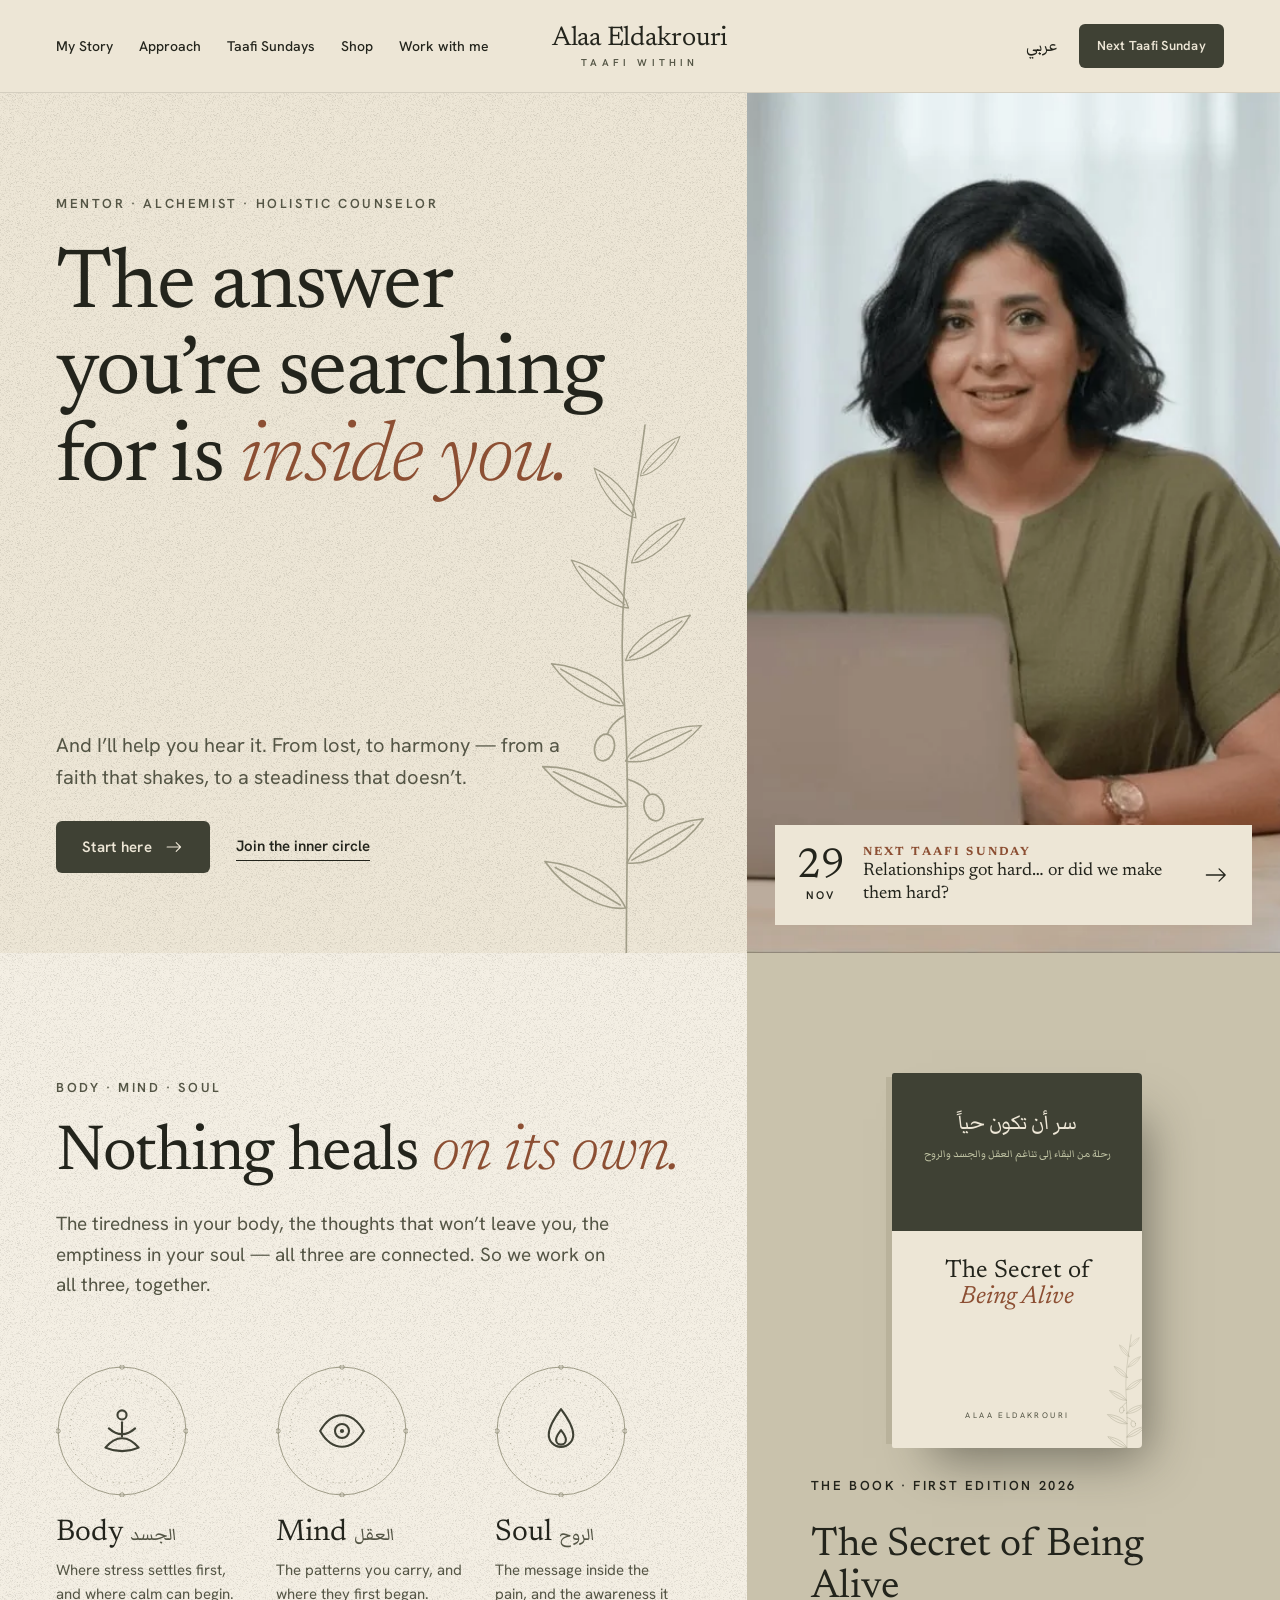
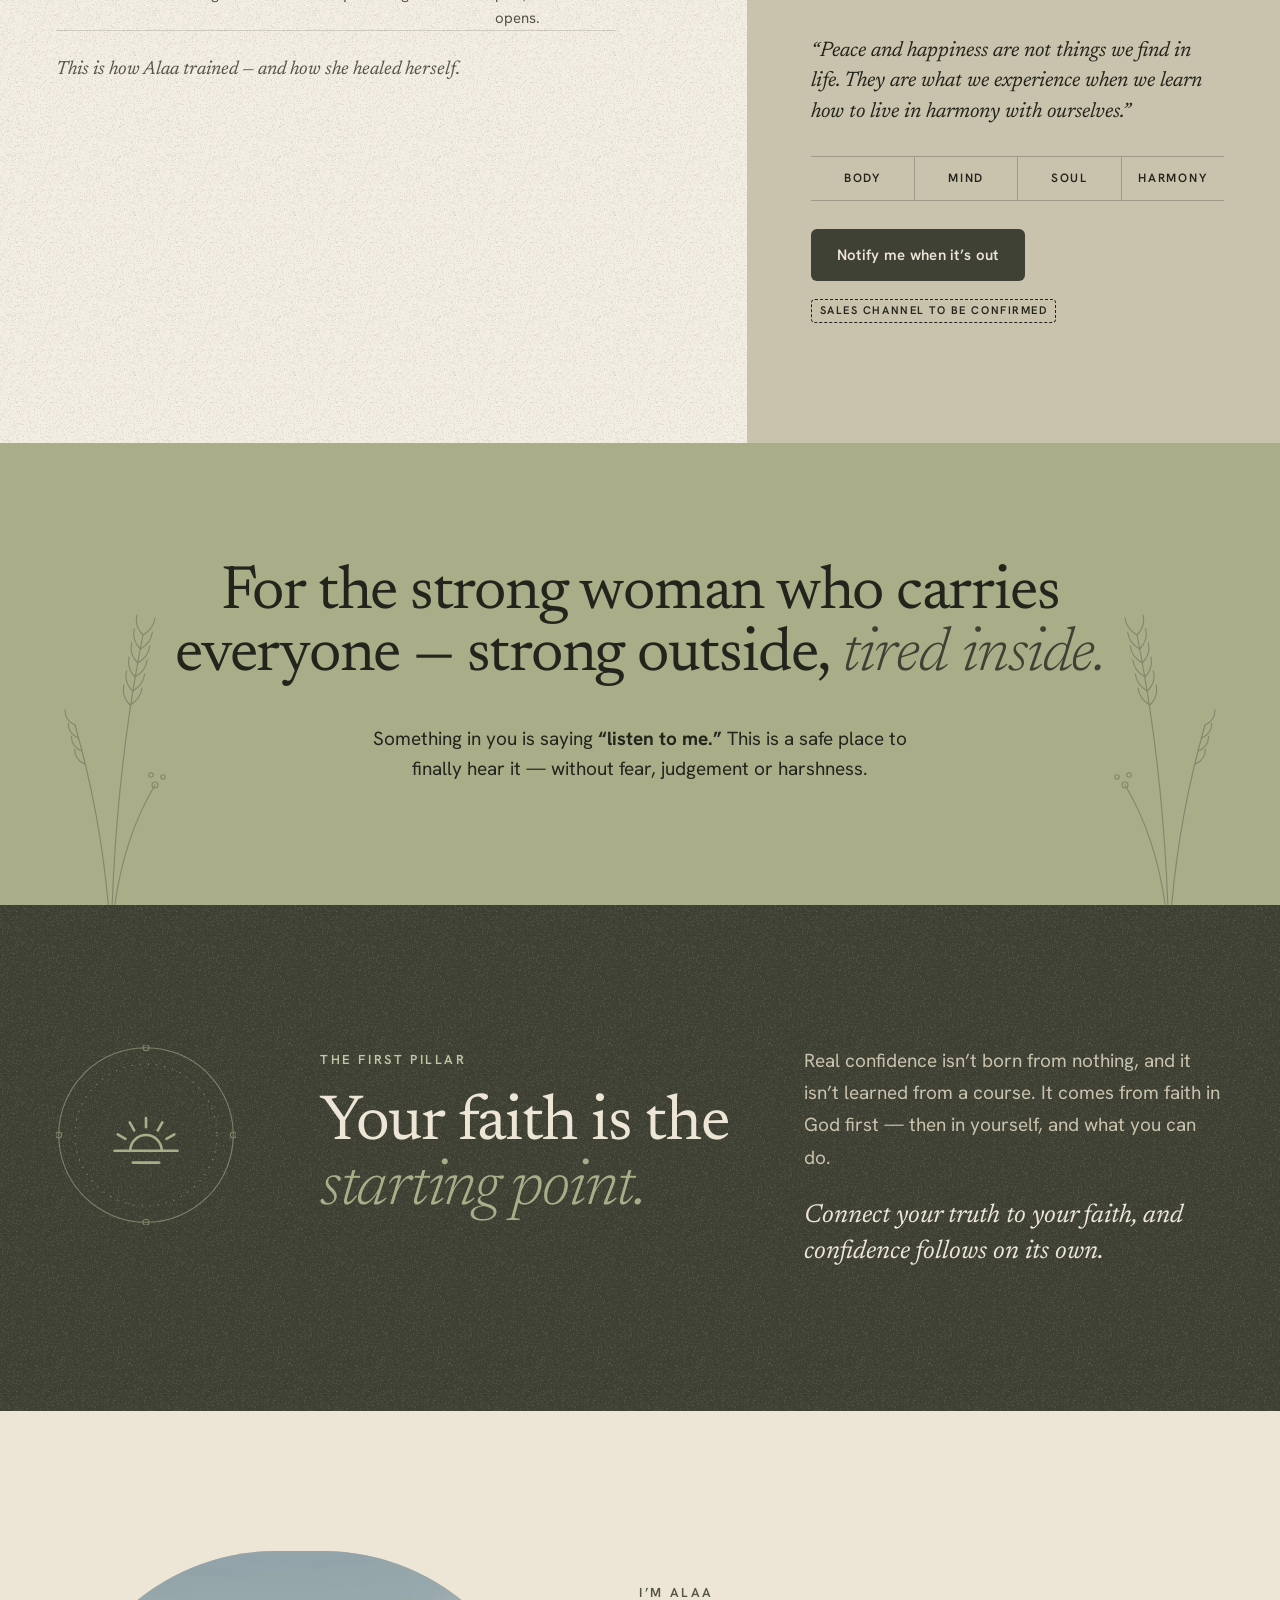
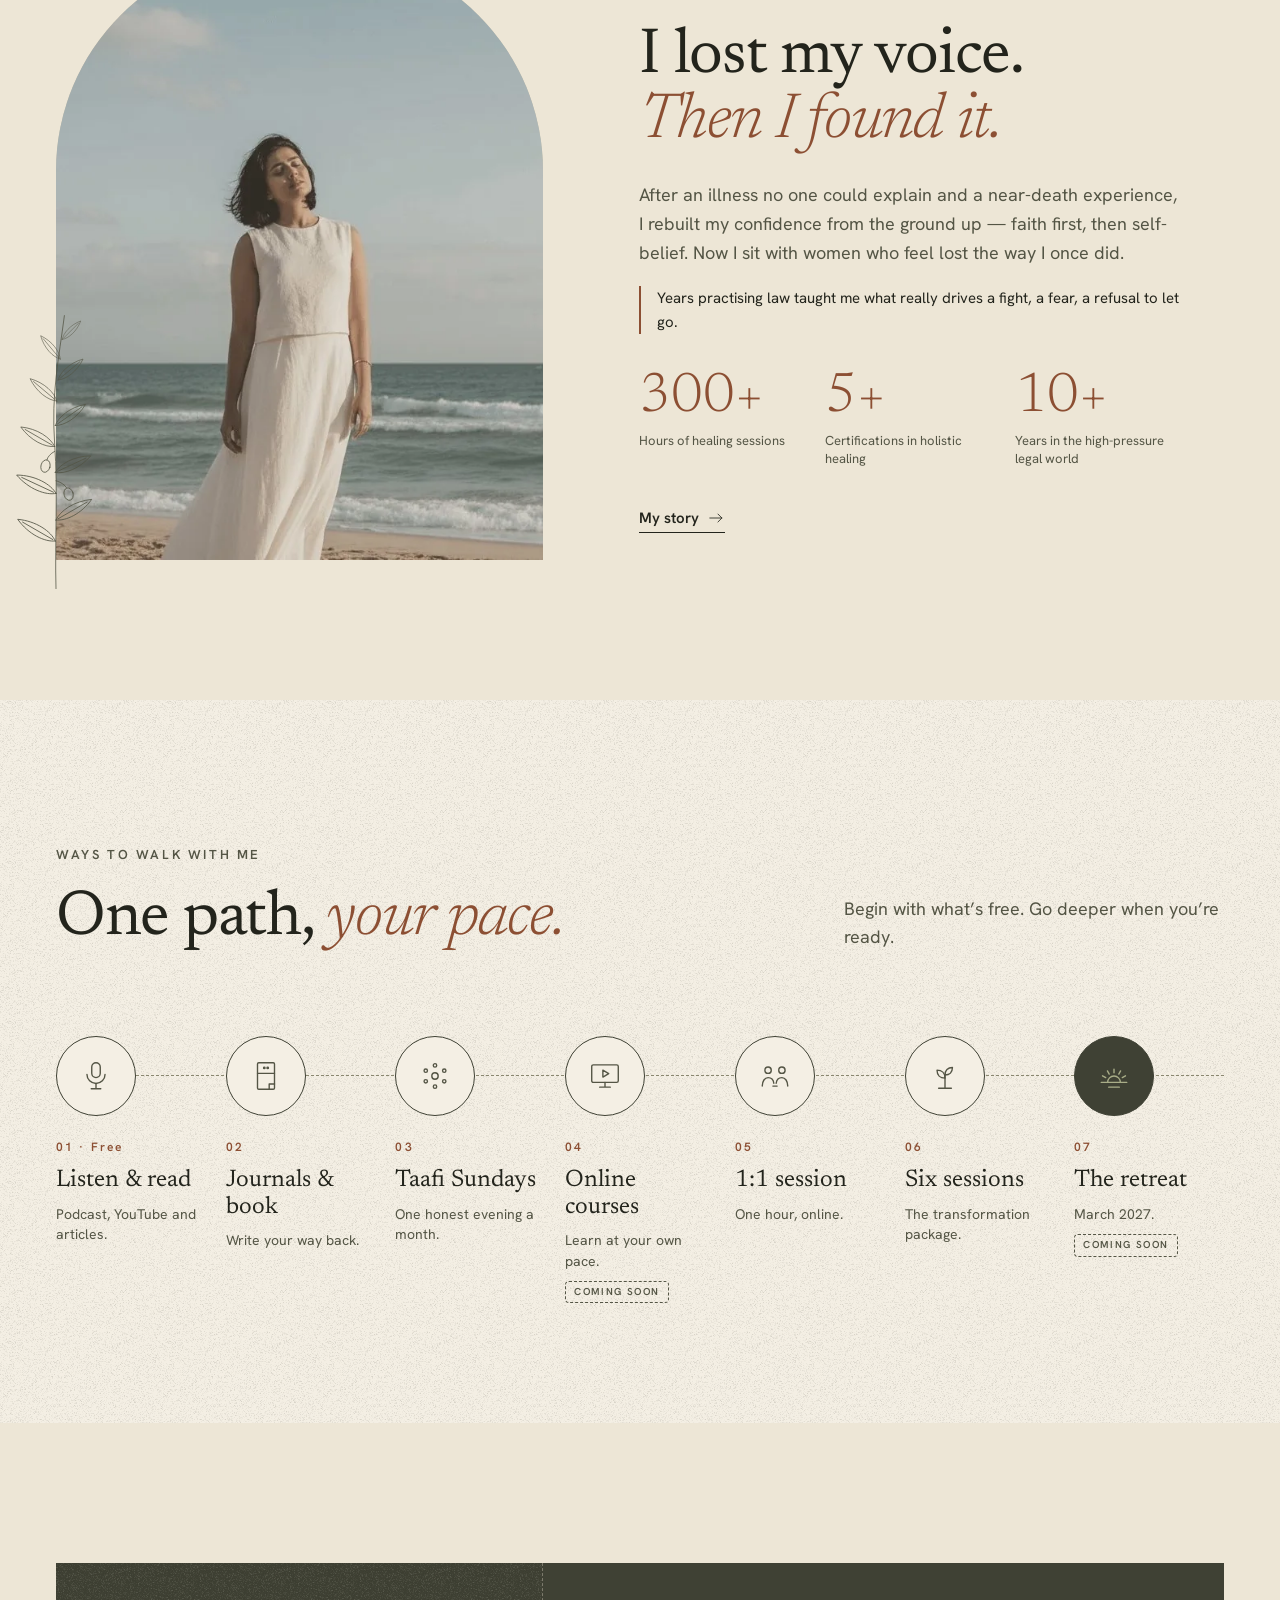
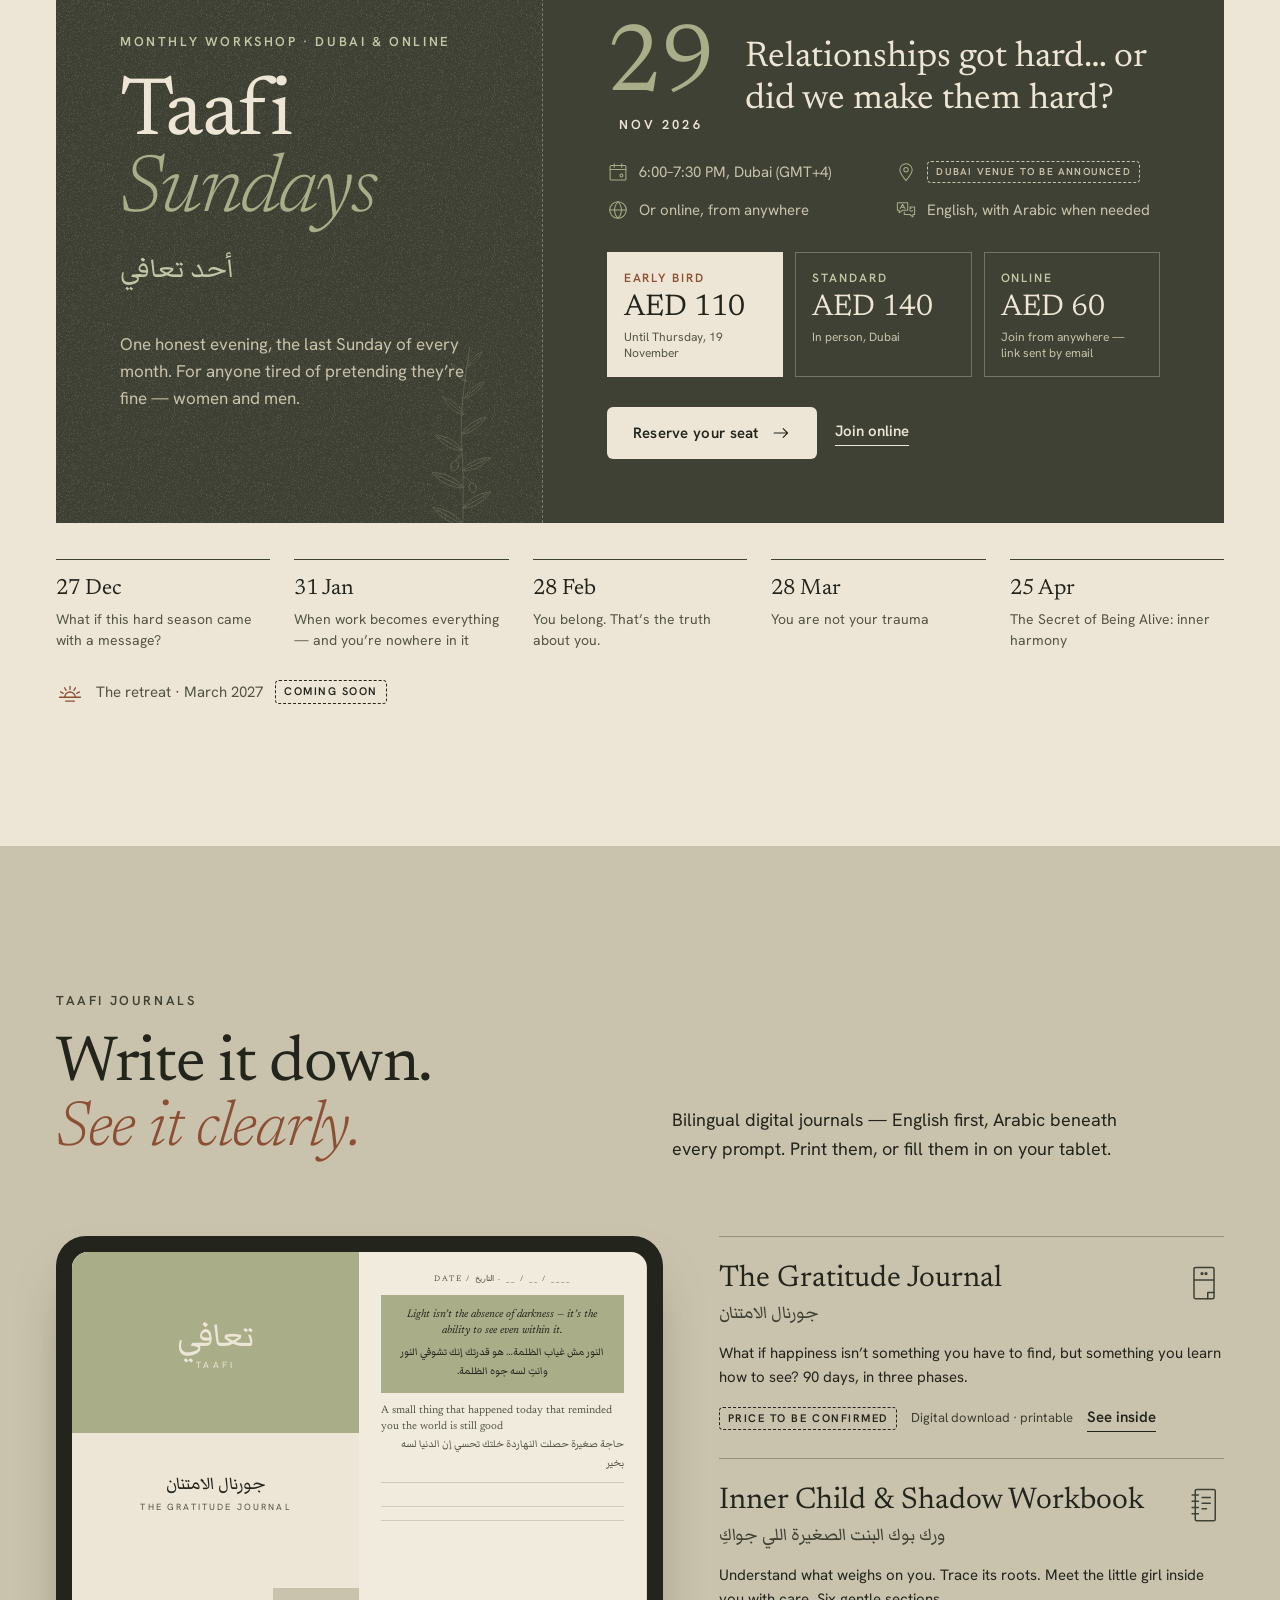
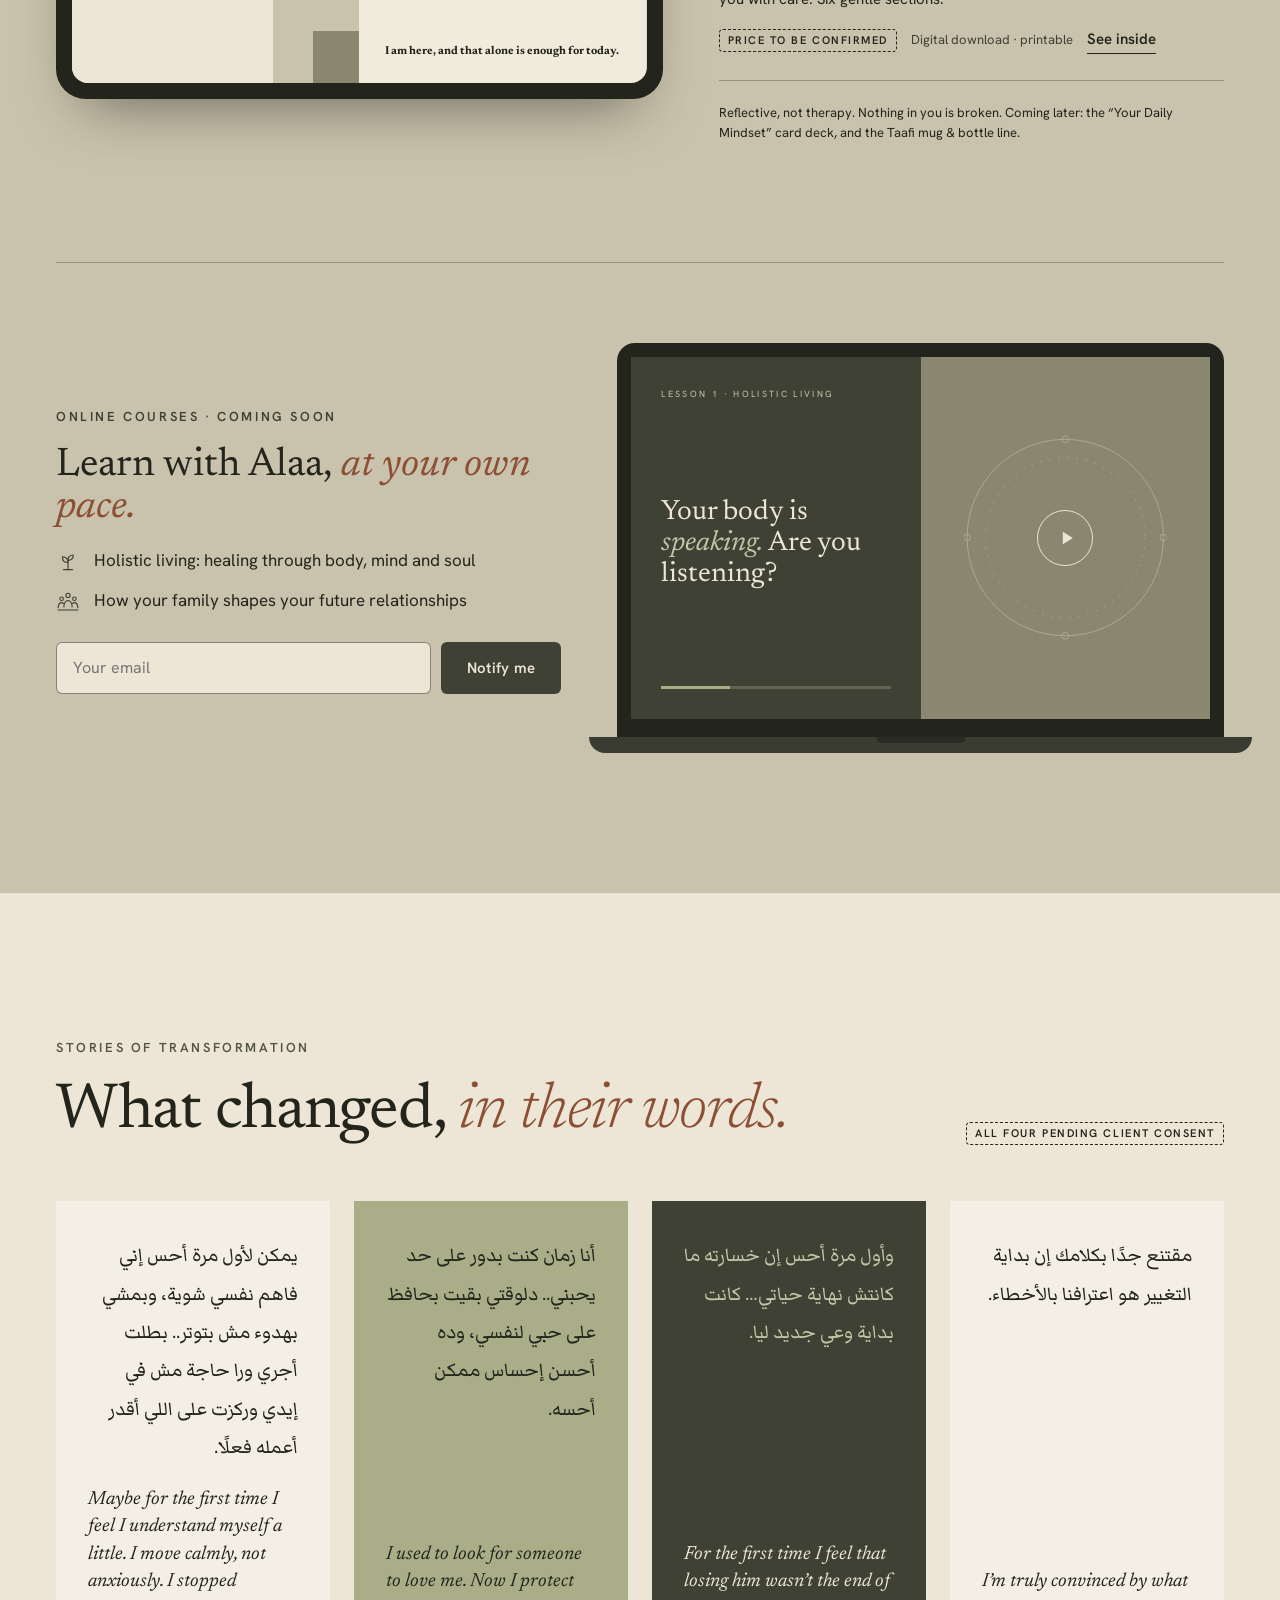
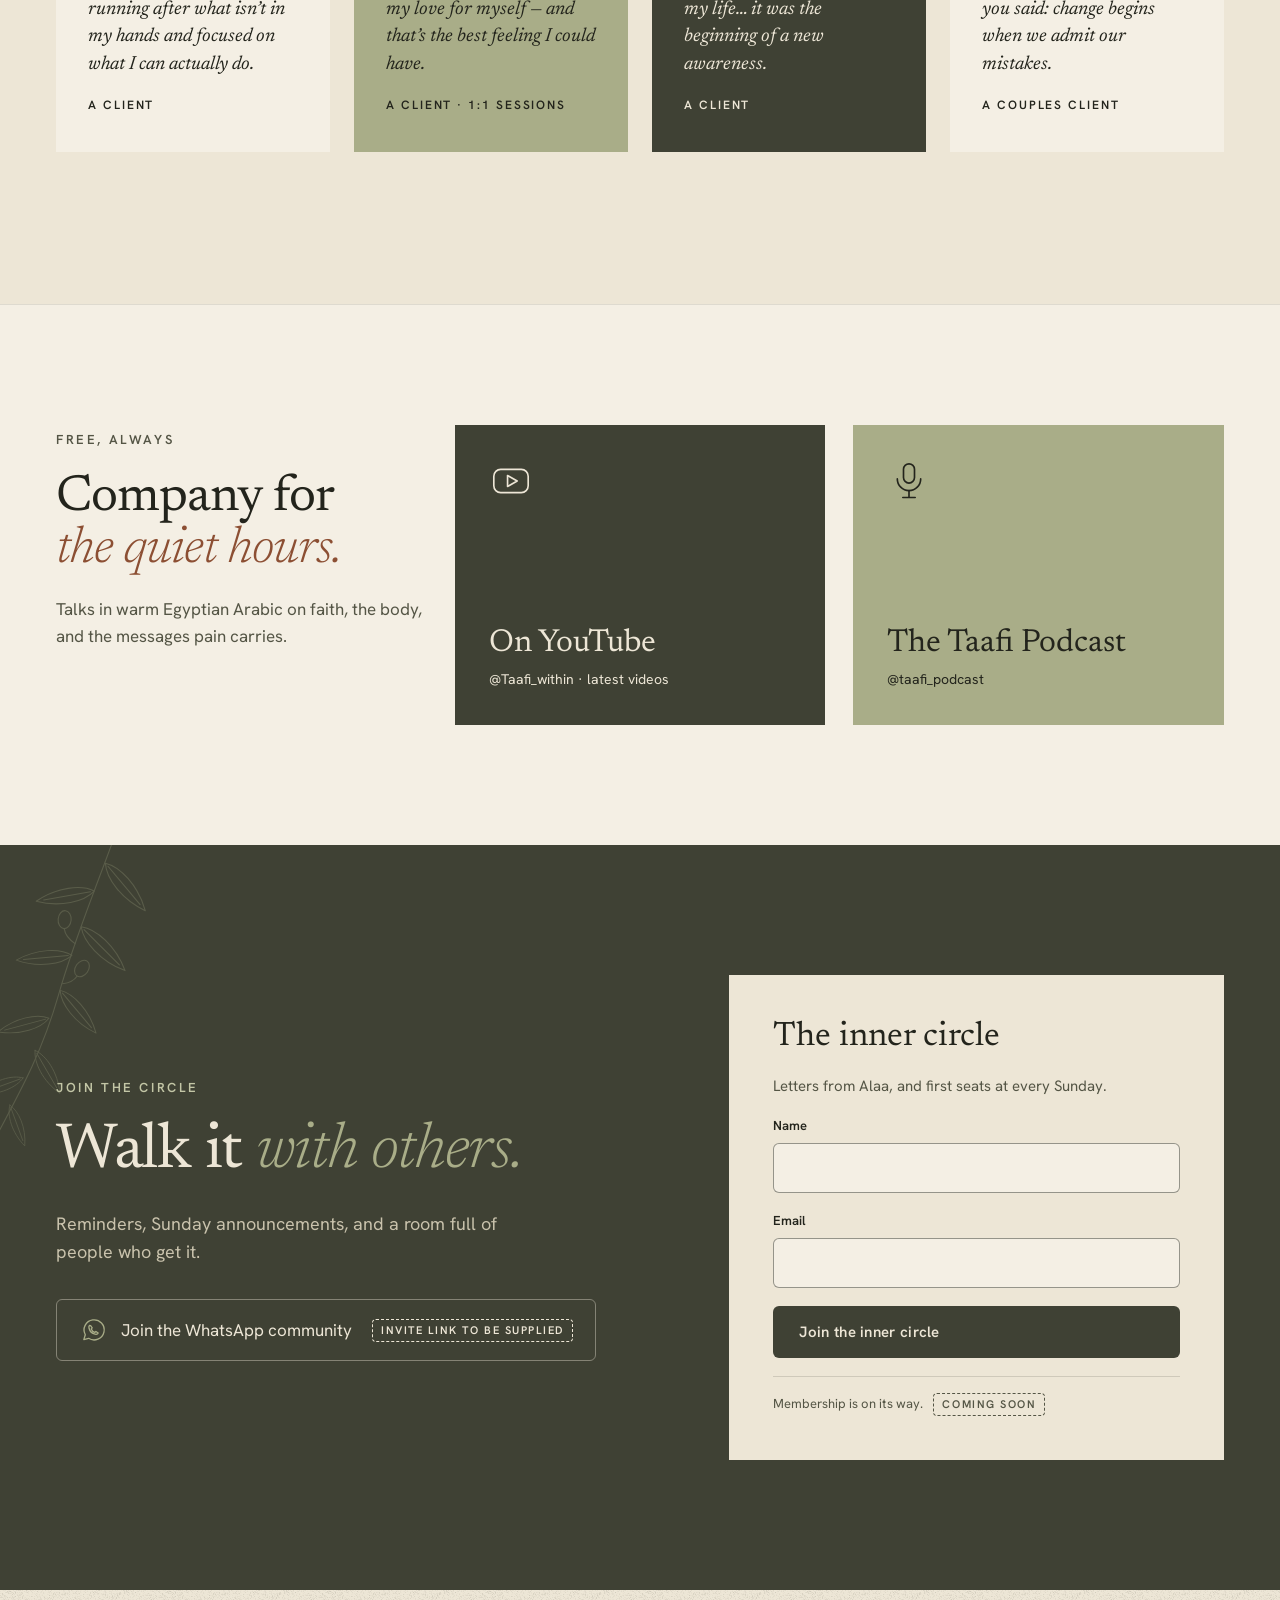
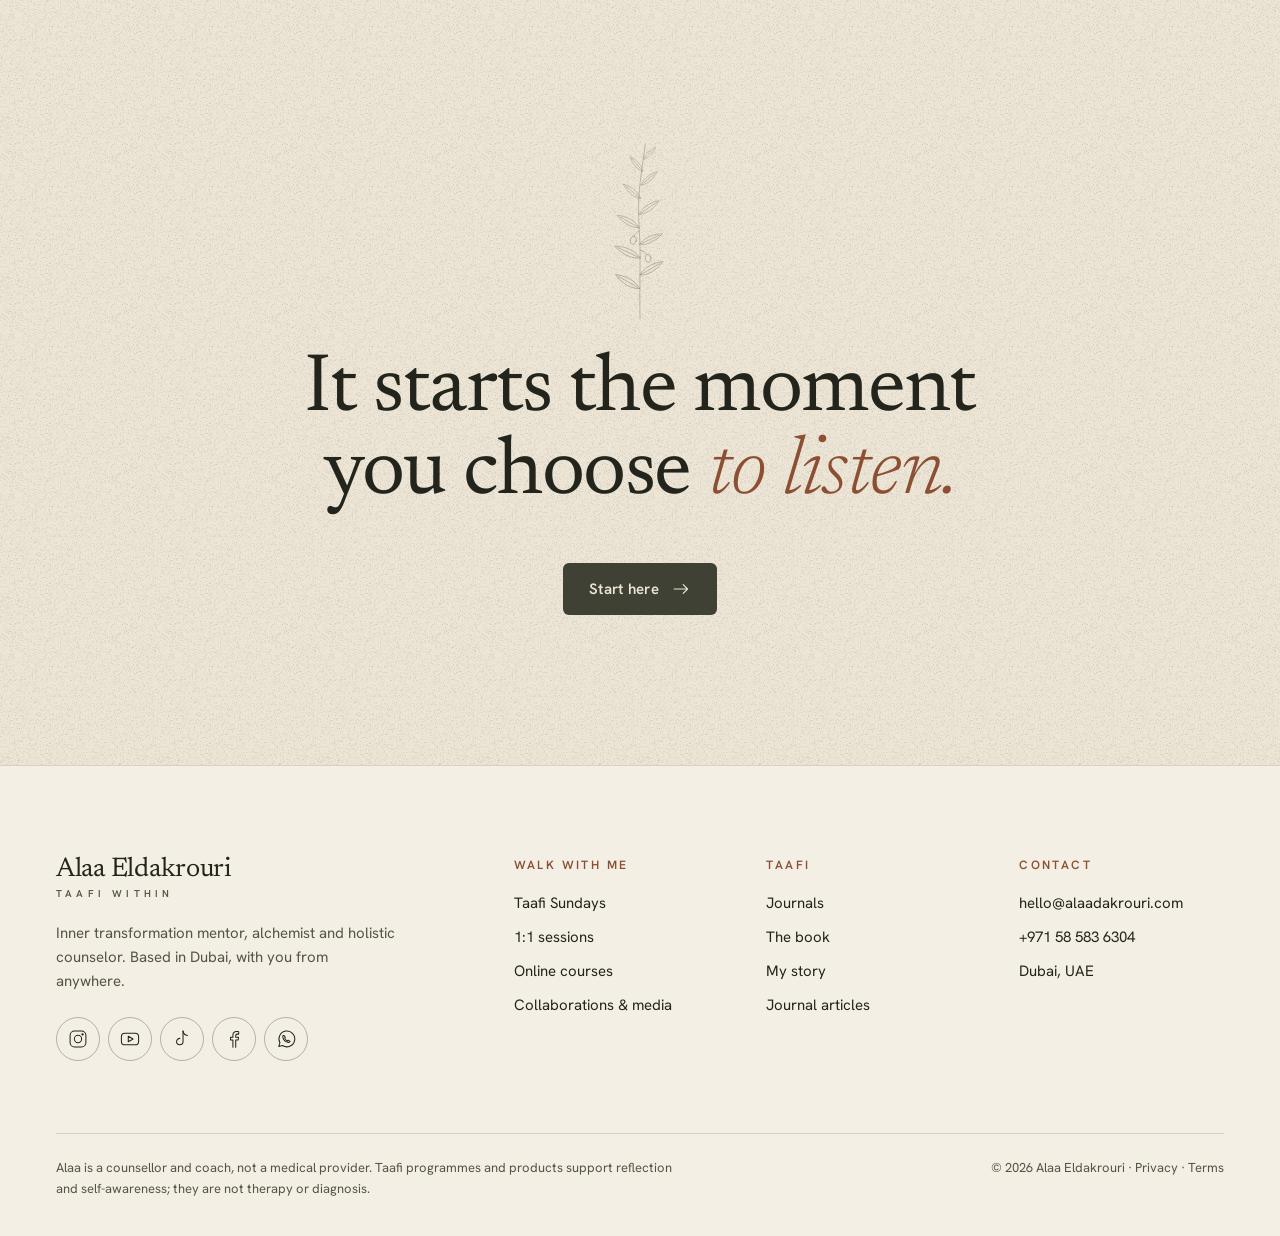
<file: v2-ground/en/index.html>
<!doctype html>
<html lang="en" dir="ltr" data-stories="text">
<head>
<meta charset="utf-8">
<meta name="viewport" content="width=device-width, initial-scale=1">
<meta name="robots" content="noindex, nofollow">
<title>Alaa Eldakrouri · Taafi Within</title>
<meta name="description" content="The answer you’re searching for is inside you. Inner transformation mentor, alchemist and holistic counselor in Dubai — Taafi Sundays, journals and 1:1 sessions.">
<meta name="theme-color" content="#EDE6D6">
<link rel="icon" href="data:,">
<link rel="alternate" hreflang="en" href="../en/">
<link rel="alternate" hreflang="ar" href="../ar/">
<link rel="preconnect" href="https://fonts.googleapis.com">
<link rel="preconnect" href="https://fonts.gstatic.com" crossorigin>
<link rel="stylesheet" href="https://fonts.googleapis.com/css2?family=Newsreader:ital,opsz,wght@0,6..72,300..600;1,6..72,300..500&amp;family=Hanken+Grotesk:wght@400;500;600&amp;family=Markazi+Text:wght@400;500;600&amp;display=swap">
<link rel="stylesheet" href="../../assets/v2/v2.css">
<script>/* testimonial treatment: ?stories=screens shows the WhatsApp screenshots; default and no-JS show the text quotes */(function(){try{var s=new URLSearchParams(location.search).get('stories');if(s==='screens'||s==='text')document.documentElement.setAttribute('data-stories',s)}catch(e){}})();</script>
<script src="../../assets/v2/v2.js" defer></script>
</head>
<body>
<div class="v2">
<svg class="sprite" width="0" height="0" aria-hidden="true" focusable="false"><symbol id="tw-arrow" viewBox="0 0 32 32"><path d="M5 16h21.5M19.5 9l7 7-7 7"/></symbol><symbol id="tw-menu" viewBox="0 0 32 32"><path d="M4.5 11h23M4.5 21h15"/></symbol><symbol id="tw-close" viewBox="0 0 32 32"><path d="M8 8l16 16M24 8L8 24"/></symbol><symbol id="tw-body" viewBox="0 0 32 32"><circle cx="16" cy="6.8" r="2.6"/><path d="M16 11v8.2"/><path d="M8.5 14.5c2.6 2.3 4.9 3.3 7.5 3.3s4.9-1 7.5-3.3"/><path d="M6.5 25.5c3-3.6 6.1-5.4 9.5-5.4s6.5 1.8 9.5 5.4c-3 1.3-6.1 2-9.5 2s-6.5-.7-9.5-2Z"/></symbol><symbol id="tw-mind" viewBox="0 0 32 32"><path d="M3.5 16c3.6-6.2 8-9 12.5-9s8.9 2.8 12.5 9c-3.6 6.2-8 9-12.5 9s-8.9-2.8-12.5-9Z"/><circle cx="16" cy="16" r="4"/><circle cx="16" cy="16" r="0.6" fill="currentColor"/></symbol><symbol id="tw-soul" viewBox="0 0 32 32"><path d="M16 3.5c4.6 6.1 7 10.6 7 14.6a7 7 0 0 1-14 0c0-4 2.4-8.5 7-14.6Z"/><path d="M16 15.5c1.9 2.4 2.8 4.1 2.8 5.5a2.8 2.8 0 0 1-5.6 0c0-1.4.9-3.1 2.8-5.5Z"/></symbol><symbol id="tw-light" viewBox="0 0 32 32"><path d="M4 22h24"/><path d="M10 22a6 6 0 0 1 12 0"/><path d="M23.8 17.5l3-1.7M20.5 14.2l1.7-3M16 13V9.5M11.5 14.2l-1.7-3M8.2 17.5l-3-1.7"/><path d="M11 26.5h10"/></symbol><symbol id="tw-podcast" viewBox="0 0 32 32"><rect x="12" y="3.5" width="8" height="14" rx="4"/><path d="M7.5 14.5a8.5 8.5 0 0 0 17 0"/><path d="M16 23v5M11.5 28h9"/></symbol><symbol id="tw-journal" viewBox="0 0 32 32"><rect x="8" y="3.5" width="16" height="25" rx="1.2"/><path d="M8 13.5h16"/><circle cx="14.4" cy="8.4" r="0.7" fill="currentColor"/><circle cx="17.6" cy="8.4" r="0.7" fill="currentColor"/><path d="M19 28.5v-5h5"/></symbol><symbol id="tw-circle" viewBox="0 0 32 32"><circle cx="16" cy="16" r="3"/><circle cx="16" cy="6" r="1.6"/><circle cx="24.7" cy="11" r="1.6"/><circle cx="24.7" cy="21" r="1.6"/><circle cx="16" cy="26" r="1.6"/><circle cx="7.3" cy="21" r="1.6"/><circle cx="7.3" cy="11" r="1.6"/></symbol><symbol id="tw-course" viewBox="0 0 32 32"><rect x="3.5" y="5.5" width="25" height="16.5" rx="1.5"/><path d="M14 10.5v6.5l5.5-3.25L14 10.5Z"/><path d="M16 22v4.5M11 26.5h10"/></symbol><symbol id="tw-session" viewBox="0 0 32 32"><circle cx="9.5" cy="10.5" r="3"/><circle cx="22.5" cy="10.5" r="3"/><path d="M4 25.5c0-4.6 2.4-8 5.5-8s5 2.2 5.4 5.3"/><path d="M28 25.5c0-4.6-2.4-8-5.5-8s-5 2.2-5.4 5.3"/><path d="M14 25.5h4"/></symbol><symbol id="tw-seed" viewBox="0 0 32 32"><path d="M16 27.5V15"/><path d="M16 18c-4.6 0-7.5-3-7.5-7.5 4.6 0 7.5 3 7.5 7.5Z"/><path d="M16 15c0-4.2 2.6-7 7-7 0 4.2-2.6 7-7 7Z"/><path d="M10 27.5h12"/></symbol><symbol id="tw-calendar" viewBox="0 0 32 32"><rect x="4.5" y="6.5" width="23" height="21" rx="1.5"/><path d="M4.5 12.5h23M10.5 4v5M21.5 4v5"/><circle cx="21" cy="21" r="2.2"/></symbol><symbol id="tw-location" viewBox="0 0 32 32"><path d="M16 28.5c-5.8-6.6-9-11.4-9-15.6a9 9 0 0 1 18 0c0 4.2-3.2 9-9 15.6Z"/><circle cx="16" cy="12.8" r="3.2"/></symbol><symbol id="tw-online" viewBox="0 0 32 32"><circle cx="16" cy="16" r="12"/><path d="M4 16h24"/><path d="M16 4c-3.4 3.4-5 7.4-5 12s1.6 8.6 5 12c3.4-3.4 5-7.4 5-12s-1.6-8.6-5-12Z"/></symbol><symbol id="tw-language" viewBox="0 0 32 32"><path d="M3.5 5.5h15v11h-8l-4.5 3.5v-3.5H3.5z"/><path d="M7.5 14l3.5-6.5 3.5 6.5M8.7 12h4.6"/><path d="M21.5 11.5h7v11h-2.5v3.5l-4.5-3.5h-8V19"/><path d="M21.5 15.5c-.4 2.2 2.6 2.8 4 1.4"/><circle cx="22.6" cy="13.4" r="0.55" fill="currentColor"/></symbol><symbol id="tw-workbook" viewBox="0 0 32 32"><rect x="9" y="3.5" width="16" height="25" rx="1.2"/><path d="M6.5 8h5M6.5 13h5M6.5 18h5M6.5 23h5"/><path d="M14.5 10h6.5M14.5 14.5h6.5M14.5 19h3.5"/></symbol><symbol id="tw-community" viewBox="0 0 32 32"><circle cx="16" cy="8.5" r="2.8"/><circle cx="7.5" cy="13" r="2.4"/><circle cx="24.5" cy="13" r="2.4"/><path d="M10.5 24c0-5 2.4-8.5 5.5-8.5s5.5 3.5 5.5 8.5"/><path d="M3 25c0-4 1.9-6.8 4.5-6.8 1 0 1.9.4 2.6 1.1M29 25c0-4-1.9-6.8-4.5-6.8-1 0-1.9.4-2.6 1.1"/><path d="M3 28h26"/></symbol><symbol id="tw-youtube" viewBox="0 0 32 32"><rect x="3.5" y="7.5" width="25" height="17" rx="5"/><path d="M13.5 12v8l7-4-7-4Z"/></symbol><symbol id="tw-whatsapp" viewBox="0 0 32 32"><path d="M5.5 27l1.7-5.6A11.5 11.5 0 1 1 11 25.5Z"/><path d="M12 10.8c-.6.6-.9 1.6-.6 2.9.8 3.4 3.6 6.3 7 7.1 1.3.3 2.3 0 2.9-.6l.6-.7-2.6-1.8-1.3 1.1c-1.8-.7-3.3-2.2-4-4l1.1-1.3-1.8-2.6Z"/></symbol><symbol id="tw-instagram" viewBox="0 0 32 32"><rect x="4.5" y="4.5" width="23" height="23" rx="6.5"/><circle cx="16" cy="16" r="5.3"/><circle cx="22.6" cy="9.4" r="0.9" fill="currentColor"/></symbol><symbol id="tw-tiktok" viewBox="0 0 32 32"><path d="M17.5 4.5v15.3a4.7 4.7 0 1 1-4.7-4.7"/><path d="M17.5 4.5c.6 3.6 3.1 6 6.5 6.3"/></symbol><symbol id="tw-facebook" viewBox="0 0 32 32"><path d="M18.5 28V17.5h3.6l.5-4h-4.1v-2.6c0-1.2.4-2 2.1-2h2.2V5.3c-.4 0-1.7-.2-3.2-.2-3.1 0-5.2 1.9-5.2 5.4v3H11v4h3.4V28"/></symbol><symbol id="v2-olive" viewBox="0 0 200 400"><path d="M100 398C98 330 103 260 98 190S104 70 112 8"/><g transform="translate(99 330) rotate(-150)"><path d="M0 0C12-9 38-11 62 0C38 11 12 9 0 0Z"/><path d="M4 0H54"/></g><g transform="translate(100 300) rotate(-30) scale(0.95)"><path d="M0 0C12-9 38-11 62 0C38 11 12 9 0 0Z"/><path d="M4 0H54"/></g><g transform="translate(100 262) rotate(-155)"><path d="M0 0C12-9 38-11 62 0C38 11 12 9 0 0Z"/><path d="M4 0H54"/></g><g transform="translate(99 232) rotate(-25) scale(0.9)"><path d="M0 0C12-9 38-11 62 0C38 11 12 9 0 0Z"/><path d="M4 0H54"/></g><g transform="translate(98 195) rotate(-150) scale(0.9)"><path d="M0 0C12-9 38-11 62 0C38 11 12 9 0 0Z"/><path d="M4 0H54"/></g><g transform="translate(99 165) rotate(-35) scale(0.85)"><path d="M0 0C12-9 38-11 62 0C38 11 12 9 0 0Z"/><path d="M4 0H54"/></g><g transform="translate(101 130) rotate(-140) scale(0.8)"><path d="M0 0C12-9 38-11 62 0C38 11 12 9 0 0Z"/><path d="M4 0H54"/></g><g transform="translate(103 100) rotate(-40) scale(0.75)"><path d="M0 0C12-9 38-11 62 0C38 11 12 9 0 0Z"/><path d="M4 0H54"/></g><g transform="translate(106 70) rotate(-130) scale(0.7)"><path d="M0 0C12-9 38-11 62 0C38 11 12 9 0 0Z"/><path d="M4 0H54"/></g><g transform="translate(109 42) rotate(-45) scale(0.6)"><path d="M0 0C12-9 38-11 62 0C38 11 12 9 0 0Z"/><path d="M4 0H54"/></g><path d="M98 202c-6 3-10 8-11 12"/><ellipse cx="85" cy="223" rx="6.5" ry="9" transform="rotate(15 85 223)"/><path d="M100 244c7 2 13 6 15 10"/><ellipse cx="118" cy="263" rx="6.5" ry="9" transform="rotate(-15 118 263)"/></symbol><symbol id="v2-grass" viewBox="0 0 130 400"><path d="M60 398C62 300 70 200 92 90"/><path d="M60 398C56 320 44 250 24 180"/><path d="M60 398C64 330 80 280 104 240"/><path d="M92 90c-6-6-8-12-6-20M92 90c7-4 11-9 12-17M89.4 104c-6-6-8-12-6-20M89.4 104c7-4 11-9 12-17M86.8 118c-6-6-8-12-6-20M86.8 118c7-4 11-9 12-17M84.2 132c-6-6-8-12-6-20M84.2 132c7-4 11-9 12-17M81.6 146c-6-6-8-12-6-20M81.6 146c7-4 11-9 12-17M79 160c-6-6-8-12-6-20M79 160c7-4 11-9 12-17"/><path d="M24 180c-7-3-10-8-10-15M27.2 193c-7-3-10-8-10-15M30.4 206c-7-3-10-8-10-15M33.6 219c-7-3-10-8-10-15"/><circle cx="104" cy="240" r="3"/><circle cx="112" cy="232" r="2.2"/><circle cx="100" cy="230" r="2.2"/></symbol><symbol id="v2-ring" viewBox="0 0 132 132"><circle cx="66" cy="66" r="64"/><circle cx="66" cy="66" r="52" stroke-dasharray="1 5"/><circle cx="66" cy="2" r="2.2"/><circle cx="66" cy="130" r="2.2"/><circle cx="2" cy="66" r="2.2"/><circle cx="130" cy="66" r="2.2"/></symbol></svg>

<header class="hdr">
  <div class="wrap">
    <nav class="nav" aria-label="Menu"><a href="#story">My Story</a><a href="#whole">Approach</a><a href="#sundays">Taafi Sundays</a><a href="#shop">Shop</a><a href="#path">Work with me</a></nav>
    <a class="lockup" href="#top"><b>Alaa Eldakrouri</b><span lang="en" dir="ltr">Taafi Within</span></a>
    <div class="hdr-r">
      <a class="lang" href="../ar/" hreflang="ar" lang="ar" dir="rtl" data-lang-switch>عربي</a>
      <a class="btn btn-deep" href="#sundays">Next Taafi Sunday</a>
      <button class="menu-btn" type="button" aria-expanded="false" aria-controls="v2-menu" aria-label="Open menu"><svg class="ic" aria-hidden="true" focusable="false"><use href="#tw-menu"/></svg></button>
    </div>
  </div>
</header>

<div class="menu on-dark" id="v2-menu" role="dialog" aria-modal="true" aria-label="Menu" hidden>
  <div class="menu-top">
    <a class="lockup" href="#top"><b>Alaa Eldakrouri</b><span lang="en" dir="ltr">Taafi Within</span></a>
    <button class="menu-close" type="button" aria-label="Close menu"><svg class="ic" aria-hidden="true" focusable="false"><use href="#tw-close"/></svg></button>
  </div>
  <nav class="menu-nav" aria-label="Menu"><a href="#story">My Story</a><a href="#whole">Approach</a><a href="#sundays">Taafi Sundays</a><a href="#shop">Shop</a><a href="#path">Work with me</a></nav>
  <div class="menu-foot">
    <a class="lang" href="../ar/" hreflang="ar" lang="ar" dir="rtl" data-lang-switch>عربي</a>
    <a class="btn btn-cream" href="#sundays">Next Taafi Sunday <svg class="ic dir" aria-hidden="true" focusable="false"><use href="#tw-arrow"/></svg></a>
  </div>
</div>

<main id="main">
<section class="hero" id="top" aria-labelledby="v2-h1">
  <div class="hero-l grain">
    <svg class="bot sprig" aria-hidden="true" focusable="false"><use href="#v2-olive"/></svg>
    <div>
      <span class="kicker">Mentor · Alchemist · Holistic Counselor</span>
      <h1 class="display" id="v2-h1">The answer you’re searching for is <em>inside you.</em></h1>
    </div>
    <div class="hero-sub">
      <p>And I’ll help you hear it. From lost, to harmony — from a faith that shakes, to a steadiness that doesn’t.</p>
      <div class="hero-cta">
        <a class="btn btn-deep" href="#path">Start here <svg class="ic dir" aria-hidden="true" focusable="false"><use href="#tw-arrow"/></svg></a>
        <a class="link" href="#circle">Join the inner circle</a>
      </div>
    </div>
  </div>
  <div class="hero-r">
    <picture><source type="image/webp" srcset="../../assets/img/alaa-olive-desk-3x4.webp"><img src="../../assets/img/alaa-olive-desk-3x4.jpg" width="576" height="768" alt="Alaa Eldakrouri at her desk in an olive top, smiling" fetchpriority="high"></picture>
    <a class="next" href="#sundays"><span class="d">29<small>Nov</small></span><span><b>Next Taafi Sunday</b><span>Relationships got hard… or did we make them hard?</span></span><svg class="ic dir" aria-hidden="true" focusable="false"><use href="#tw-arrow"/></svg></a>
  </div>
</section>

<section class="whole" id="whole" aria-labelledby="v2-whole">
  <div class="trio-col grain">
    <span class="kicker">Body · Mind · Soul</span>
    <h2 class="display" id="v2-whole">Nothing heals <em>on its own.</em></h2>
    <p>The tiredness in your body, the thoughts that won’t leave you, the emptiness in your soul — all three are connected. So we work on all three, together.</p>
    <div class="trio">
      <div><div class="medal"><svg class="ring" aria-hidden="true" focusable="false"><use href="#v2-ring"/></svg><svg class="ic" aria-hidden="true" focusable="false"><use href="#tw-body"/></svg></div><h3>Body <small lang="ar" dir="rtl">الجسد</small></h3><p>Where stress settles first, and where calm can begin.</p></div>
      <div><div class="medal"><svg class="ring" aria-hidden="true" focusable="false"><use href="#v2-ring"/></svg><svg class="ic" aria-hidden="true" focusable="false"><use href="#tw-mind"/></svg></div><h3>Mind <small lang="ar" dir="rtl">العقل</small></h3><p>The patterns you carry, and where they first began.</p></div>
      <div><div class="medal"><svg class="ring" aria-hidden="true" focusable="false"><use href="#v2-ring"/></svg><svg class="ic" aria-hidden="true" focusable="false"><use href="#tw-soul"/></svg></div><h3>Soul <small lang="ar" dir="rtl">الروح</small></h3><p>The message inside the pain, and the awareness it opens.</p></div>
    </div>
    <p class="trio-note">This is how Alaa trained — and how she healed herself.</p>
  </div>
  <aside class="book-col" aria-labelledby="v2-book">
    <div class="book3d" role="img" aria-label="Book cover: The Secret of Being Alive by Alaa Eldakrouri">
      <div class="top"></div>
      <div class="ar" lang="ar" dir="rtl">سر أن تكون حياً<small>رحلة من البقاء إلى تناغم العقل والجسد والروح</small></div>
      <div class="t" lang="en" dir="ltr">The Secret of <em>Being Alive</em></div>
      <div class="a">Alaa Eldakrouri</div>
      <svg class="bot sprig" aria-hidden="true" focusable="false"><use href="#v2-olive"/></svg>
    </div>
    <span class="kicker">The book · First edition 2026</span>
    <h3 id="v2-book">The Secret of Being Alive</h3>
    <blockquote>“Peace and happiness are not things we find in life. They are what we experience when we learn how to live in harmony with ourselves.”</blockquote>
    <div class="parts"><span>Body</span><span>Mind</span><span>Soul</span><span>Harmony</span></div>
    <div class="row"><a class="btn btn-deep" href="#circle">Notify me when it’s out</a><span class="pending">Sales channel to be confirmed</span></div>
  </aside>
</section>

<section class="mirror" aria-labelledby="v2-mirror">
  <svg class="bot grass g1" aria-hidden="true" focusable="false"><use href="#v2-grass"/></svg>
  <svg class="bot grass g2" aria-hidden="true" focusable="false"><use href="#v2-grass"/></svg>
  <div class="wrap">
    <h2 class="display" id="v2-mirror">For the strong woman who carries everyone — strong outside, <em>tired inside.</em></h2>
    <p>Something in you is saying <b>“listen to me.”</b> This is a safe place to finally hear it — without fear, judgement or harshness.</p>
  </div>
</section>

<section class="faith on-dark grain" id="faith" aria-labelledby="v2-faith">
  <div class="wrap faith-grid">
    <div class="medal"><svg class="ring" aria-hidden="true" focusable="false"><use href="#v2-ring"/></svg><svg class="ic" aria-hidden="true" focusable="false"><use href="#tw-light"/></svg></div>
    <div>
      <span class="kicker">The first pillar</span>
      <h2 class="display light" id="v2-faith">Your faith is the <em>starting point.</em></h2>
    </div>
    <div>
      <p>Real confidence isn’t born from nothing, and it isn’t learned from a course. It comes from faith in God first — then in yourself, and what you can do.</p>
      <p class="lead">Connect your truth to your faith, and confidence follows on its own.</p>
    </div>
  </div>
</section>

<section class="about" id="story" aria-labelledby="v2-about">
  <div class="wrap about-grid">
    <div class="about-photo"><picture><source type="image/webp" srcset="../../assets/img/alaa-beach-sky-4x5.webp"><img src="../../assets/img/alaa-beach-sky-4x5.jpg" width="600" height="750" alt="Alaa Eldakrouri on a beach, eyes closed, face to the sky" loading="lazy" decoding="async"></picture><svg class="bot sprig" aria-hidden="true" focusable="false"><use href="#v2-olive"/></svg></div>
    <div>
      <span class="kicker">I’m Alaa</span>
      <h2 class="display" id="v2-about">I lost my voice. <em>Then I found it.</em></h2>
      <p>After an illness no one could explain and a near-death experience, I rebuilt my confidence from the ground up — faith first, then self-belief. Now I sit with women who feel lost the way I once did.</p>
      <p class="law">Years practising law taught me what really drives a fight, a fear, a refusal to let go.</p>
      <div class="stats"><div><b>300+</b><span>Hours of healing sessions</span></div><div><b>5+</b><span>Certifications in holistic healing</span></div><div><b>10+</b><span>Years in the high-pressure legal world</span></div></div>
      <a class="link" href="#story">My story <svg class="ic dir" aria-hidden="true" focusable="false"><use href="#tw-arrow"/></svg></a>
    </div>
  </div>
</section>

<section class="path grain" id="path" aria-labelledby="v2-path">
  <div class="wrap">
    <div class="path-head">
      <div><span class="kicker">Ways to walk with me</span><h2 class="display" id="v2-path">One path, <em>your pace.</em></h2></div>
      <p>Begin with what’s free. Go deeper when you’re ready.</p>
    </div>
    <ol class="trail">
      <li><a href="#voice"><span class="node"><svg class="ic" aria-hidden="true" focusable="false"><use href="#tw-podcast"/></svg></span><small>01 · Free</small><b>Listen &amp; read</b><span>Podcast, YouTube and articles.</span></a></li>
      <li><a href="#shop"><span class="node"><svg class="ic" aria-hidden="true" focusable="false"><use href="#tw-journal"/></svg></span><small>02</small><b>Journals &amp; book</b><span>Write your way back.</span></a></li>
      <li><a href="#sundays"><span class="node"><svg class="ic" aria-hidden="true" focusable="false"><use href="#tw-circle"/></svg></span><small>03</small><b>Taafi Sundays</b><span>One honest evening a month.</span></a></li>
      <li><a href="#courses"><span class="node"><svg class="ic" aria-hidden="true" focusable="false"><use href="#tw-course"/></svg></span><small>04</small><b>Online courses</b><span>Learn at your own pace.</span><span class="pending">Coming soon</span></a></li>
      <li><a href="#path"><span class="node"><svg class="ic" aria-hidden="true" focusable="false"><use href="#tw-session"/></svg></span><small>05</small><b>1:1 session</b><span>One hour, online.</span></a></li>
      <li><a href="#path"><span class="node"><svg class="ic" aria-hidden="true" focusable="false"><use href="#tw-seed"/></svg></span><small>06</small><b>Six sessions</b><span>The transformation package.</span></a></li>
      <li><a href="#sundays"><span class="node"><svg class="ic" aria-hidden="true" focusable="false"><use href="#tw-light"/></svg></span><small>07</small><b>The retreat</b><span>March 2027.</span><span class="pending">Coming soon</span></a></li>
    </ol>
  </div>
</section>

<section class="sundays" id="sundays" aria-labelledby="v2-sun">
  <div class="wrap">
    <div class="sun-card on-dark">
      <div class="sun-l grain">
        <span class="kicker">Monthly workshop · Dubai &amp; online</span>
        <h2 class="display light" id="v2-sun">Taafi <em>Sundays</em></h2>
        <span class="ar" lang="ar" dir="rtl">أحد تعافي</span>
        <p>One honest evening, the last Sunday of every month. For anyone tired of pretending they’re fine — women and men.</p>
        <svg class="bot sprig" aria-hidden="true" focusable="false"><use href="#v2-olive"/></svg>
      </div>
      <div class="sun-r">
        <div class="date-row">
          <div class="bigdate">29<small>Nov 2026</small></div>
          <h3>Relationships got hard… or did we make them hard?</h3>
        </div>
        <div class="facts">
          <span><svg class="ic" aria-hidden="true" focusable="false"><use href="#tw-calendar"/></svg><span>6:00–7:30 PM, Dubai (GMT+4)</span></span>
          <span><svg class="ic" aria-hidden="true" focusable="false"><use href="#tw-location"/></svg><span class="pending">Dubai venue to be announced</span></span>
          <span><svg class="ic" aria-hidden="true" focusable="false"><use href="#tw-online"/></svg><span>Or online, from anywhere</span></span>
          <span><svg class="ic" aria-hidden="true" focusable="false"><use href="#tw-language"/></svg><span>English, with Arabic when needed</span></span>
        </div>
        <div class="tiers">
          <div class="tier on"><b>Early Bird</b><em>AED 110</em><small>Until Thursday, 19 November</small></div>
          <div class="tier"><b>Standard</b><em>AED 140</em><small>In person, Dubai</small></div>
          <div class="tier"><b>Online</b><em>AED 60</em><small>Join from anywhere — link sent by email</small></div>
        </div>
        <div class="row"><a class="btn btn-cream" href="#sundays">Reserve your seat <svg class="ic dir" aria-hidden="true" focusable="false"><use href="#tw-arrow"/></svg></a><a class="link" href="#sundays">Join online</a></div>
      </div>
    </div>
    <div class="upnext">
      <div><b>27 Dec</b>What if this hard season came with a message?</div>
      <div><b>31 Jan</b>When work becomes everything — and you’re nowhere in it</div>
      <div><b>28 Feb</b>You belong. That’s the truth about you.</div>
      <div><b>28 Mar</b>You are not your trauma</div>
      <div><b>25 Apr</b>The Secret of Being Alive: inner harmony</div>
    </div>
    <div class="retreat"><svg class="ic" aria-hidden="true" focusable="false"><use href="#tw-light"/></svg><span>The retreat · March 2027</span><span class="pending">coming soon</span></div>
  </div>
</section>

<section class="shop" id="shop" aria-labelledby="v2-shop">
  <div class="wrap">
    <div class="shop-head">
      <div><span class="kicker">Taafi journals</span><h2 class="display" id="v2-shop">Write it down. <em>See it clearly.</em></h2></div>
      <p>Bilingual digital journals — English first, Arabic beneath every prompt. Print them, or fill them in on your tablet.</p>
    </div>
    <div class="shop-grid">
      <div class="tablet" role="img" aria-label="The Gratitude Journal">
        <div class="scr" dir="ltr">
          <div class="pg cov"><div class="band" data-logotype="true"><b lang="ar" dir="rtl">تعافي</b><span lang="en">TAAFI</span></div><div class="ttl"><b lang="ar" dir="rtl">جورنال الامتنان</b><span lang="en">The Gratitude Journal</span></div><div class="c1"></div><div class="c2"></div></div>
          <div class="pg" lang="en">
            <div class="lbl"><span>Date / </span><span lang="ar" dir="rtl">التاريخ</span><span> · __ / __ / ____</span></div>
            <div class="box">Light isn’t the absence of darkness — it’s the ability to see even within it.<span class="a" lang="ar" dir="rtl">النور مش غياب الظلمة… هو قدرتك إنك تشوفي النور وانتِ لسه جوه الظلمة.</span></div>
            <div class="q">A small thing that happened today that reminded you the world is still good<span class="a" lang="ar" dir="rtl">حاجة صغيرة حصلت النهاردة خلتك تحسي إن الدنيا لسه بخير</span></div>
            <div class="lines"></div>
            <div class="close">I am here, and that alone is enough for today.</div>
          </div>
        </div>
      </div>
      <div>
        <div class="prods">
          <div class="prod">
            <div><h3>The Gratitude Journal</h3><span class="ar" lang="ar" dir="rtl">جورنال الامتنان</span></div>
            <svg class="ic" aria-hidden="true" focusable="false"><use href="#tw-journal"/></svg>
            <p>What if happiness isn’t something you have to find, but something you learn how to see? 90 days, in three phases.</p>
            <div class="meta"><span class="pending">Price to be confirmed</span><i>Digital download · printable</i><a class="link" href="#shop">See inside</a></div>
          </div>
          <div class="prod">
            <div><h3>Inner Child &amp; Shadow Workbook</h3><span class="ar" lang="ar" dir="rtl">ورك بوك البنت الصغيرة اللي جواكِ</span></div>
            <svg class="ic" aria-hidden="true" focusable="false"><use href="#tw-workbook"/></svg>
            <p>Understand what weighs on you. Trace its roots. Meet the little girl inside you with care. Six gentle sections.</p>
            <div class="meta"><span class="pending">Price to be confirmed</span><i>Digital download · printable</i><a class="link" href="#shop">See inside</a></div>
          </div>
        </div>
        <p class="safe">Reflective, not therapy. Nothing in you is broken. Coming later: the “Your Daily Mindset” card deck, and the Taafi mug &amp; bottle line.</p>
      </div>
    </div>

    <div class="courses" id="courses" aria-labelledby="v2-course">
      <div>
        <span class="kicker">Online courses · coming soon</span>
        <h3 id="v2-course">Learn with Alaa, <em>at your own pace.</em></h3>
        <ul class="clist">
          <li><svg class="ic" aria-hidden="true" focusable="false"><use href="#tw-seed"/></svg><span>Holistic living: healing through body, mind and soul</span></li>
          <li><svg class="ic" aria-hidden="true" focusable="false"><use href="#tw-community"/></svg><span>How your family shapes your future relationships</span></li>
        </ul>
        <!-- TODO: Mailchimp — replace action="#" with the list's form action once Amine supplies it -->
        <form class="notify" action="#" data-front-end-only><label for="v2-course-email">Email for course updates</label><input id="v2-course-email" name="EMAIL" type="email" placeholder="Your email" autocomplete="email" required><button class="btn btn-deep" type="submit">Notify me</button></form>
      </div>
      <div class="laptop" role="img" aria-label="Lesson 1 · Holistic living">
        <div class="lid"><div class="scr"><div class="slide"><small>Lesson 1 · Holistic living</small><b>Your body is <em>speaking.</em> Are you listening?</b><div class="prog"></div></div><div class="vid" dir="ltr"><svg class="medal-s" aria-hidden="true" focusable="false"><use href="#v2-ring"/></svg><span class="play"><svg viewBox="0 0 24 24" aria-hidden="true" focusable="false"><path d="M7 4.5v15l12-7.5Z"/></svg></span></div></div></div>
        <div class="base"></div>
      </div>
    </div>
  </div>
</section>

<section class="stories st-text" id="stories" aria-labelledby="v2-st">
  <div class="wrap">
    <div class="st-head">
      <div><span class="kicker">Stories of transformation</span><h2 class="display" id="v2-st">What changed, <em>in their words.</em></h2></div>
      <span class="pending">All four pending client consent</span>
    </div>
    <div class="st-row" tabindex="0" role="region" aria-labelledby="v2-st">
      <figure class="st"><p class="ar" lang="ar" dir="rtl">يمكن لأول مرة أحس إني فاهم نفسي شوية، وبمشي بهدوء مش بتوتر.. بطلت أجري ورا حاجة مش في إيدي وركزت على اللي أقدر أعمله فعلًا.</p><blockquote>Maybe for the first time I feel I understand myself a little. I move calmly, not anxiously. I stopped running after what isn’t in my hands and focused on what I can actually do.</blockquote><figcaption>A client</figcaption></figure>
      <figure class="st"><p class="ar" lang="ar" dir="rtl">أنا زمان كنت بدور على حد يحبني.. دلوقتي بقيت بحافظ على حبي لنفسي، وده أحسن إحساس ممكن أحسه.</p><blockquote>I used to look for someone to love me. Now I protect my love for myself — and that’s the best feeling I could have.</blockquote><figcaption>A client · 1:1 sessions</figcaption></figure>
      <figure class="st"><p class="ar" lang="ar" dir="rtl">وأول مرة أحس إن خسارته ما كانتش نهاية حياتي… كانت بداية وعي جديد ليا.</p><blockquote>For the first time I feel that losing him wasn’t the end of my life… it was the beginning of a new awareness.</blockquote><figcaption>A client</figcaption></figure>
      <figure class="st"><p class="ar" lang="ar" dir="rtl">مقتنع جدًا بكلامك إن بداية التغيير هو اعترافنا بالأخطاء.</p><blockquote>I’m truly convinced by what you said: change begins when we admit our mistakes.</blockquote><figcaption>A couples client</figcaption></figure>
    </div>
  </div>
</section>

<section class="stories-b grain st-screens" id="stories-screens" aria-labelledby="v2-st-b">
  <svg class="bot sprig" aria-hidden="true" focusable="false"><use href="#v2-olive"/></svg>
  <div class="wrap">
    <div class="sb-head">
      <div><span class="kicker">Stories of transformation</span><h2 class="display" id="v2-st-b">What changed, <em>in their words.</em></h2></div>
      <div><p>Real WhatsApp messages from Alaa’s clients, cropped to the message itself. Names and faces stay private.</p><span class="pending">All four pending client consent</span></div>
    </div>
    <div class="board" tabindex="0" role="region" aria-labelledby="v2-st-b">
      <figure class="note-card"><div class="frame"><picture><source type="image/webp" srcset="../../assets/img/wa-calm.webp"><img class="shot" src="../../assets/img/wa-calm.png" width="470" height="196" alt="WhatsApp message in Arabic: maybe for the first time I feel I understand myself a little, and I move calmly, not anxiously. I stopped running after things that aren’t in my hands and focused on what I can actually do. Thank you." loading="lazy" decoding="async"></picture></div><blockquote>Maybe for the first time I feel I understand myself a little. I move calmly, not anxiously. I stopped running after what isn’t in my hands and focused on what I can actually do.</blockquote><figcaption>A client</figcaption></figure>
      <figure class="note-card"><div class="frame"><picture><source type="image/webp" srcset="../../assets/img/wa-loss.webp"><img class="shot" src="../../assets/img/wa-loss.png" width="440" height="332" alt="WhatsApp message in Arabic: you never tried to tell me “forget it” or “move on”. You taught me how to get through it and accept my feelings. Now I don’t say the pain is gone, but I can live and love myself without waiting for someone to give me back my worth. And for the first time I feel that losing him wasn’t the end of my life, it was the beginning of a new awareness." loading="lazy" decoding="async"></picture></div><blockquote>For the first time I feel that losing him wasn’t the end of my life… it was the beginning of a new awareness.</blockquote><figcaption>A client</figcaption></figure>
      <figure class="note-card"><div class="frame"><picture><source type="image/webp" srcset="../../assets/img/wa-love.webp"><img class="shot" src="../../assets/img/wa-love.png" width="388" height="220" alt="WhatsApp message in Arabic: truly, I used to look for someone to love me. Now I protect my love for myself, and that is the best feeling I could have. Thank you from my heart." loading="lazy" decoding="async"></picture></div><blockquote>I used to look for someone to love me. Now I protect my love for myself — and that’s the best feeling I could have.</blockquote><figcaption>A client · 1:1 sessions</figcaption></figure>
      <figure class="note-card"><div class="frame"><picture><source type="image/webp" srcset="../../assets/img/wa-couple.webp"><img class="shot" src="../../assets/img/wa-couple.png" width="458" height="362" alt="WhatsApp message in Arabic from a couples client, thanking Alaa for her effort and neutrality, and saying they are truly convinced that change begins when we admit our mistakes." loading="lazy" decoding="async"></picture></div><blockquote>I’m truly convinced by what you said: change begins when we admit our mistakes.</blockquote><figcaption>A couples client</figcaption></figure>
    </div>
    <p class="foot">Screenshots are cropped from the originals to the client’s own message: status bar, story stickers and replies removed. Each needs the client’s consent before publishing.</p>
  </div>
</section>

<section class="voice" id="voice" aria-labelledby="v2-voice">
  <div class="wrap voice-grid">
    <div class="voice-l"><span class="kicker">Free, always</span><h2 class="display" id="v2-voice">Company for <em>the quiet hours.</em></h2><p>Talks in warm Egyptian Arabic on faith, the body, and the messages pain carries.</p></div>
    <a class="vcard yt" href="https://www.youtube.com/channel/UC_s-3lm0QxxbBLHrdeRFPxA"><svg class="ic" aria-hidden="true" focusable="false"><use href="#tw-youtube"/></svg><span><b>On YouTube</b><span>@Taafi_within · latest videos</span></span></a>
    <a class="vcard pod" href="https://www.instagram.com/taafi_podcast/"><svg class="ic" aria-hidden="true" focusable="false"><use href="#tw-podcast"/></svg><span><b>The Taafi Podcast</b><span>@taafi_podcast</span></span></a>
  </div>
</section>

<section class="circle on-dark" id="circle" aria-labelledby="v2-circle">
  <svg class="bot sprig" aria-hidden="true" focusable="false"><use href="#v2-olive"/></svg>
  <div class="wrap circle-grid">
    <div class="circle-l">
      <span class="kicker">Join the circle</span>
      <h2 class="display light" id="v2-circle">Walk it <em>with others.</em></h2>
      <p>Reminders, Sunday announcements, and a room full of people who get it.</p>
      <a class="wa" href="#circle"><svg class="ic" aria-hidden="true" focusable="false"><use href="#tw-whatsapp"/></svg><span>Join the WhatsApp community</span><span class="pending">Invite link to be supplied</span></a>
    </div>
    <!-- TODO: Mailchimp — replace action="#" with the newsletter list's form action once Amine supplies it -->
    <form class="form" action="#" data-front-end-only aria-labelledby="v2-nl">
      <h3 id="v2-nl">The inner circle</h3>
      <p>Letters from Alaa, and first seats at every Sunday.</p>
      <div class="field"><label for="v2-nl-name">Name</label><input id="v2-nl-name" name="FNAME" type="text" autocomplete="given-name"></div>
      <div class="field"><label for="v2-nl-email">Email</label><input id="v2-nl-email" name="EMAIL" type="email" autocomplete="email" required></div>
      <button class="btn btn-deep" type="submit">Join the inner circle</button>
      <div class="member"><span>Membership is on its way.</span><span class="pending">Coming soon</span></div>
    </form>
  </div>
</section>

<section class="closing grain" aria-labelledby="v2-close">
  <div class="wrap">
    <svg class="bot sprig" aria-hidden="true" focusable="false"><use href="#v2-olive"/></svg>
    <h2 class="display" id="v2-close">It starts the moment you choose <em>to listen.</em></h2>
    <a class="btn btn-deep" href="#path">Start here <svg class="ic dir" aria-hidden="true" focusable="false"><use href="#tw-arrow"/></svg></a>
  </div>
</section>
</main>

<footer class="ftr">
  <div class="wrap">
    <div class="ftr-grid">
      <div>
        <a class="lockup" href="#top"><b>Alaa Eldakrouri</b><span lang="en" dir="ltr">Taafi Within</span></a>
        <p>Inner transformation mentor, alchemist and holistic counselor. Based in Dubai, with you from anywhere.</p>
        <div class="socials">
          <a href="https://www.instagram.com/alaaeldakrouri/" aria-label="Instagram"><svg class="ic" aria-hidden="true" focusable="false"><use href="#tw-instagram"/></svg></a>
          <a href="https://www.youtube.com/channel/UC_s-3lm0QxxbBLHrdeRFPxA" aria-label="YouTube"><svg class="ic" aria-hidden="true" focusable="false"><use href="#tw-youtube"/></svg></a>
          <a href="https://www.tiktok.com/@ala_awaken" aria-label="TikTok"><svg class="ic" aria-hidden="true" focusable="false"><use href="#tw-tiktok"/></svg></a>
          <a href="https://www.facebook.com/people/Alaa-Aldakrouri/61579059163436/" aria-label="Facebook"><svg class="ic" aria-hidden="true" focusable="false"><use href="#tw-facebook"/></svg></a>
          <a href="https://wa.me/971585836304" aria-label="WhatsApp"><svg class="ic" aria-hidden="true" focusable="false"><use href="#tw-whatsapp"/></svg></a>
        </div>
      </div>
      <div><h2 class="ftr-h">Walk with me</h2><ul><li><a href="#sundays">Taafi Sundays</a></li><li><a href="#path">1:1 sessions</a></li><li><a href="#courses">Online courses</a></li><li><a href="#voice">Collaborations &amp; media</a></li></ul></div>
      <div><h2 class="ftr-h">Taafi</h2><ul><li><a href="#shop">Journals</a></li><li><a href="#whole">The book</a></li><li><a href="#story">My story</a></li><li><a href="#voice">Journal articles</a></li></ul></div>
      <div><h2 class="ftr-h">Contact</h2><ul><li><a href="mailto:hello@alaadakrouri.com"><span dir="ltr">hello@alaadakrouri.com</span></a></li><li><a href="https://wa.me/971585836304"><span dir="ltr">+971 58 583 6304</span></a></li><li>Dubai, UAE</li></ul></div>
    </div>
    <!-- Privacy and Terms pages are pending (Amine) -->
    <div class="ftr-bot"><span>Alaa is a counsellor and coach, not a medical provider. Taafi programmes and products support reflection and self-awareness; they are not therapy or diagnosis.</span><span>© 2026 Alaa Eldakrouri · <a href="#top">Privacy</a> · <a href="#top">Terms</a></span></div>
  </div>
</footer>
</div>
</body>
</html>
</file>
<file: assets/v1/v1.css>
/* Variant 1 · Presence — site stylesheet (EN + AR)
   Values come from reference/html/v1-presence.home.en.html (English) and
   reference/html/v1-presence.hero-faith.ar.html (Arabic); tokens from tokens/v1-presence.css.
   Logical properties throughout. The only physical positioning is the centred hero
   figure and watermark, which must not mirror. Book, journal and podcast covers are
   artwork: they carry dir="ltr" in the markup so they render identically in Arabic. */

:root {
  --c-ink: #23241C;
  --c-deep: #2F3128;
  --c-deep-2: #3F4134;
  --c-tone: #3A3C31;
  --c-olive-700: #545545;
  --c-olive-500: #8A8770;
  --c-sage: #A9AD88;
  --c-sage-300: #C3C6A6;
  --c-taupe: #C9C2AC;
  --c-cream: #EDE6D6;
  --c-paper: #F5F1E7;

  --f-display: "Bodoni Moda", "Didot", "Bodoni 72", Georgia, serif;
  --f-text: "Jost", "Futura", "Avenir Next", system-ui, sans-serif;
  --f-script: "Mrs Saint Delafield", "Snell Roundhand", cursive;
  --f-ar-display: "Amiri", "Noto Naskh Arabic", "Geeza Pro", serif;
  --f-ar-text: "IBM Plex Sans Arabic", "Noto Sans Arabic", Tahoma, sans-serif;
  --f-ar-script: "Aref Ruqaa", "Amiri", serif;
  /* Latin digits drawn by Bodoni; Arabic words in the same run fall through to Amiri */
  --f-num: "Bodoni Moda", "Amiri", Georgia, serif;

  --ease-out: cubic-bezier(.2, .7, .2, 1);
  --dur-hover: .25s;
  --rule-ink: rgba(35, 36, 28, .2);
  --rule-cream: rgba(237, 230, 214, .22);
  --focus: var(--c-sage);
}

/* ---------- base ---------- */
*, *::before, *::after { box-sizing: border-box; }
html { -webkit-text-size-adjust: 100%; text-size-adjust: 100%; }
body {
  margin: 0;
  font-family: var(--f-text);
  color: var(--c-ink);
  background: var(--c-cream);
  font-size: 17px;
  line-height: 1.6;
  -webkit-font-smoothing: antialiased;
}
html.menu-open { overflow: hidden; }
a { color: inherit; }
figure { margin: 0; }
.sprite { position: absolute; width: 0; height: 0; overflow: hidden; }

.wrap { max-width: 1280px; margin-inline: auto; padding-inline: 56px; }
.ic { width: 28px; height: 28px; fill: none; stroke: currentColor; stroke-width: 1.5; stroke-linecap: round; stroke-linejoin: round; flex: none; }
[dir="rtl"] .ic.dir { transform: scaleX(-1); }

.eyebrow { font-family: var(--f-text); font-size: 12px; letter-spacing: .32em; text-transform: uppercase; font-weight: 500; }
.display { font-family: var(--f-display); font-weight: 400; letter-spacing: -.015em; line-height: 1.02; margin: 0; text-wrap: balance; }
.display em { font-style: italic; }

/* buttons + links */
.btn {
  display: inline-flex; align-items: center; gap: 12px;
  min-height: 52px; padding: 0 28px; border-radius: 999px;
  font-family: var(--f-text); font-size: 15px; font-weight: 500; letter-spacing: .04em;
  text-decoration: none; border: 0; cursor: pointer;
  transition: background var(--dur-hover), color var(--dur-hover), border-color var(--dur-hover);
}
.btn .ic { width: 20px; height: 20px; transition: transform var(--dur-hover); }
.btn:hover .ic { transform: translateX(4px); }
[dir="rtl"] .btn:hover .ic.dir { transform: scaleX(-1) translateX(4px); }
.btn-light { background: var(--c-cream); color: var(--c-deep); }
.btn-light:hover { background: var(--c-sage-300); }
.btn-deep { background: var(--c-deep); color: var(--c-cream); }
.btn-deep:hover { background: var(--c-ink); }
.btn-line { border: 1px solid currentColor; color: inherit; background: transparent; }
.btn-line:hover { background: rgba(237, 230, 214, .08); }

.link {
  display: inline-flex; align-items: center; gap: 10px;
  font-size: 15px; font-weight: 500; letter-spacing: .04em;
  text-decoration: none; border-block-end: 1px solid currentColor; padding-block-end: 3px;
}
.link .ic { width: 18px; height: 18px; }

/* focus: sage on the deep fields (as designed); olive-700 on light fields, where sage is too faint to see */
a:focus-visible, button:focus-visible, input:focus-visible { outline: 2px solid var(--focus); outline-offset: 3px; }
.mirror, .me, .whole, .path, .journals, .stories, .circle, .closing, .cc:not(.dark) { --focus: var(--c-olive-700); }
.hero, .faith, .sun-band, .voice, .cc.dark, .ftr, .mnav, .hdr { --focus: var(--c-sage); }

.pending {
  display: inline-flex; align-items: center; gap: 6px;
  font-family: var(--f-text); font-size: 11px; font-weight: 500; letter-spacing: .14em; text-transform: uppercase;
  border: 1px dashed currentColor; border-radius: 4px; padding: 3px 8px; line-height: 1.4; white-space: nowrap;
}

/* ---------- header ---------- */
.hdr { position: absolute; inset-inline: 0; inset-block-start: 0; z-index: 5; color: var(--c-cream); }
.hdr .wrap { display: flex; align-items: center; justify-content: space-between; gap: 32px; height: 96px; }
.lockup { display: flex; flex-direction: column; text-decoration: none; line-height: 1; }
.lockup b { font-family: var(--f-display); font-weight: 400; font-size: 24px; letter-spacing: .01em; }
.lockup span { font-family: var(--f-text); font-size: 10px; letter-spacing: .42em; text-transform: uppercase; margin-block-start: 7px; color: var(--c-sage-300); }
.nav { display: flex; gap: 30px; font-size: 14px; letter-spacing: .06em; }
.nav a { text-decoration: none; padding: 6px 0; border-block-end: 1px solid transparent; }
.nav a:hover { border-color: var(--c-sage); }
.hdr-r { display: flex; align-items: center; gap: 20px; }
.lang { font-family: var(--f-ar-text); font-size: 15px; text-decoration: none; padding: 6px 2px; }
.hdr .btn { min-height: 44px; padding: 0 20px; font-size: 13px; }
.menu-btn { display: none; background: none; border: 0; color: inherit; width: 44px; height: 44px; padding: 8px; cursor: pointer; }
.menu-btn .ic { width: 28px; height: 28px; }

/* ---------- mobile menu (not drawn in the designs; built to docs/02-build-spec.md) ---------- */
.mnav {
  position: fixed; inset: 0; z-index: 50;
  background: var(--c-deep); color: var(--c-cream);
  display: flex; flex-direction: column; overflow-y: auto; overscroll-behavior: contain;
  opacity: 0; transition: opacity .2s ease-out;
}
.mnav[hidden] { display: none; }
.mnav.is-open { opacity: 1; }
.mnav-top { display: flex; align-items: center; justify-content: space-between; gap: 24px; height: 96px; flex: none; width: 100%; }
.mnav-close { background: none; border: 0; color: inherit; width: 44px; height: 44px; padding: 8px; cursor: pointer; }
.mnav-close .ic { width: 28px; height: 28px; }
.mnav-body { display: flex; flex-direction: column; flex: 1 0 auto; width: 100%; padding-block: 24px 40px; }
.mnav-links { display: flex; flex-direction: column; align-items: flex-start; gap: 20px; }
.mnav-links a { font-family: var(--f-display); font-size: 34px; line-height: 1.15; text-decoration: none; }
.mnav-foot { display: flex; flex-direction: column; align-items: flex-start; gap: 24px; margin-block-start: auto; padding-block-start: 48px; }
.mnav-foot .btn { width: 100%; justify-content: center; }

/* ---------- 1 · hero ---------- */
.hero { position: relative; background: var(--c-deep); color: var(--c-cream); min-height: 920px; overflow: hidden; isolation: isolate; }
.watermark {
  position: absolute; left: 50%; top: 150px; transform: translateX(-50%);
  font-family: var(--f-display); font-weight: 400; font-size: clamp(120px, 21vw, 318px); line-height: .8; letter-spacing: -.03em;
  color: var(--c-tone); white-space: nowrap; z-index: -1; user-select: none;
}
.hero-pic { display: block; }
.hero-fig {
  position: absolute; left: 50%; bottom: 0; transform: translateX(-50%);
  height: 800px; width: 36vw; max-width: 560px;
  object-fit: contain; object-position: bottom center; z-index: 0; display: block;
}
.hero-grid { position: relative; z-index: 1; min-height: 920px; display: grid; grid-template-columns: minmax(0, 1fr) minmax(0, 1fr); align-items: end; padding-block-end: 88px; gap: 48px; }
.hero-l { max-width: min(430px, 26vw); }
.hero-l .eyebrow { color: var(--c-sage-300); display: block; margin-block-end: 28px; }
.hero h1 { font-size: clamp(40px, 4.1vw, 62px); }
.hero h1 em { color: var(--c-sage); }
.hero-r { justify-self: end; max-width: min(300px, 22vw); display: flex; flex-direction: column; align-items: flex-start; gap: 26px; }
.hero-r p { margin: 0; font-size: 17px; color: var(--c-taupe); }
.hero .link { color: var(--c-cream); }
.sig { font-family: var(--f-script); font-size: 64px; line-height: .6; color: var(--c-sage-300); margin-block-start: 6px; transform: rotate(-4deg); }

/* the one entrance on the page */
@keyframes v1rise { from { opacity: 0; transform: translateY(24px); } to { opacity: 1; transform: none; } }
@keyframes v1fig { from { opacity: 0; transform: translate(-50%, 30px); } to { opacity: 1; transform: translate(-50%, 0); } }
@keyframes v1fade { from { opacity: 0; } to { opacity: 1; } }
.watermark { animation: v1fade 1.6s ease-out both; }
.hero-fig { animation: v1fig 1.2s .2s var(--ease-out) both; }
.hero-l { animation: v1rise 1s .55s var(--ease-out) both; }
.hero-r { animation: v1rise 1s .75s var(--ease-out) both; }

/* ---------- 2 · mirror ---------- */
.mirror { background: var(--c-cream); padding-block-start: 140px; }
.mirror-q { font-size: clamp(38px, 4.4vw, 64px); max-width: 1040px; }
.mirror-q em { color: var(--c-olive-700); }
.mirror-sub { display: flex; gap: 28px; align-items: flex-start; margin-block-start: 48px; max-width: 640px; margin-inline-start: auto; }
.mirror-sub .bar { width: 64px; height: 1px; background: var(--c-ink); margin-block-start: 16px; flex: none; }
.mirror-sub p { margin: 0; font-size: 19px; color: var(--c-olive-700); }
.mirror-sub p b { color: var(--c-ink); font-weight: 500; }

/* ---------- 3 · I'm Alaa ---------- */
.me { background: var(--c-cream); padding-block: 120px 140px; }
.me-grid { display: grid; grid-template-columns: minmax(0, 5fr) minmax(0, 6fr); gap: 88px; align-items: center; }
.me-photo { position: relative; }
.me-photo .frame { background: var(--c-taupe); aspect-ratio: 4 / 5; overflow: hidden; border-radius: 2px; }
.me-photo picture { display: block; height: 100%; }
.me-photo img { width: 100%; height: 100%; object-fit: cover; object-position: 50% 30%; display: block; }
.me-photo .tag { position: absolute; inset-inline-end: -28px; inset-block-end: 40px; background: var(--c-deep); color: var(--c-cream); padding: 22px 26px; max-width: 250px; font-size: 14px; line-height: 1.5; }
.me-photo .tag .eyebrow { display: block; color: var(--c-sage); font-size: 10px; margin-block-end: 8px; }
.me h2 { font-size: clamp(40px, 4vw, 58px); margin-block-end: 28px; }
.me p { margin: 0 0 18px; max-width: 520px; font-size: 18px; color: var(--c-olive-700); }
.stats { display: grid; grid-template-columns: repeat(3, minmax(0, 1fr)); margin: 44px 0 40px; border-block-start: 1px solid rgba(35, 36, 28, .18); }
.stat { padding-block-start: 22px; padding-inline-end: 20px; }
.stat b { display: block; font-family: var(--f-display); font-weight: 400; font-size: 46px; line-height: 1; }
.stat span { display: block; font-size: 13px; letter-spacing: .04em; color: var(--c-olive-700); margin-block-start: 8px; line-height: 1.4; }
.creds { display: flex; align-items: center; gap: 14px; flex-wrap: wrap; margin-block-start: 28px; }
.creds img { width: auto; display: block; }
.creds .cred-emcc { height: 30px; }
.creds .cred-ihpi { height: 34px; }

/* ---------- 4 · faith ---------- */
.faith { background: var(--c-deep); color: var(--c-cream); padding-block: 150px; position: relative; overflow: hidden; }
.faith-grid { display: grid; grid-template-columns: minmax(0, 1fr) minmax(0, 1fr); gap: 80px; align-items: center; }
.num { display: flex; align-items: center; gap: 16px; }
.num::after { content: ""; width: 60px; height: 1px; background: currentColor; }
.faith .num { color: var(--c-sage); margin-block-end: 30px; }
.faith h2 { font-size: clamp(46px, 5.4vw, 80px); }
.faith h2 em { color: var(--c-sage); }
.faith p { margin: 0; font-size: 20px; line-height: 1.65; color: var(--c-taupe); max-width: 480px; }
.faith p.lead { margin-block-start: 22px; color: var(--c-cream); font-family: var(--f-display); font-style: italic; font-size: 24px; line-height: 1.4; }
.faith .sun { position: absolute; inset-inline-end: -60px; inset-block-start: -250px; width: 480px; height: 480px; color: var(--c-tone); stroke-width: .6; }

/* ---------- 5 · holistic + book ---------- */
.whole { background: var(--c-paper); padding-block-start: 140px; }
.whole-head { display: grid; grid-template-columns: minmax(0, 1fr) minmax(0, 1fr); gap: 80px; align-items: end; margin-block-end: 72px; }
.whole .num { color: var(--c-olive-700); margin-block-end: 26px; }
.whole h2 { font-size: clamp(46px, 5.4vw, 80px); }
.whole h2 em { color: var(--c-olive-700); }
.whole-head p { margin: 0; font-size: 19px; color: var(--c-olive-700); max-width: 470px; }
.trio { display: grid; grid-template-columns: repeat(3, minmax(0, 1fr)); border-block-start: 1px solid var(--rule-ink); }
.trio > div { padding-block: 40px 48px; padding-inline: 0 40px; display: flex; flex-direction: column; gap: 14px; }
.trio > div + div { padding-inline-start: 40px; border-inline-start: 1px solid var(--rule-ink); }
.trio .ic { width: 56px; height: 56px; stroke-width: 1.1; color: var(--c-olive-700); }
.trio h3 { font-family: var(--f-display); font-weight: 400; font-size: 34px; margin: 6px 0 0; line-height: 1; }
.trio p { margin: 0; color: var(--c-olive-700); font-size: 16px; max-width: 300px; }

.book { background: var(--c-taupe); position: relative; }
.book-grid { display: grid; grid-template-columns: minmax(0, 5fr) minmax(0, 6fr); gap: 80px; align-items: center; padding-block: 110px; }
.cover-wrap { display: flex; justify-content: center; perspective: 1200px; }
.bcover {
  width: 300px; aspect-ratio: 2 / 3; background: var(--c-deep); color: var(--c-cream);
  border-radius: 2px 6px 6px 2px; position: relative;
  box-shadow: inset 6px 0 0 rgba(0, 0, 0, .18), inset 8px 0 0 rgba(255, 255, 255, .05), 24px 30px 50px -20px rgba(35, 36, 28, .55);
  padding: 34px 28px; display: flex; flex-direction: column; justify-content: space-between;
  transform: rotateY(-8deg); text-align: center; font-family: var(--f-text); line-height: 1.6;
}
.bcover .ar { font-family: var(--f-ar-display); font-size: 22px; line-height: 1.5; color: var(--c-sage-300); }
.bcover .t { font-family: var(--f-display); font-size: 30px; line-height: 1.05; letter-spacing: normal; }
.bcover .t em { font-style: italic; color: var(--c-sage); }
.bcover .s { font-size: 9px; letter-spacing: .3em; text-transform: uppercase; color: var(--c-taupe); }
.bcover .sunm { width: 40px; height: 40px; margin: 0 auto; color: var(--c-sage); stroke-width: 1.2; clip-path: inset(0 0 24% 0); }
.book .eyebrow { color: var(--c-deep-2); display: block; margin-block-end: 22px; }
.book h2 { font-size: clamp(40px, 4.2vw, 62px); }
.book blockquote { margin: 30px 0 0; font-family: var(--f-display); font-style: italic; font-size: 24px; line-height: 1.45; max-width: 540px; color: var(--c-ink); }
.book .parts { display: flex; gap: 12px; flex-wrap: wrap; margin: 30px 0 36px; font-size: 12px; letter-spacing: .2em; text-transform: uppercase; color: var(--c-deep-2); }
.book .parts span { border: 1px solid rgba(35, 36, 28, .35); padding: 6px 12px; border-radius: 99px; }
.row { display: flex; gap: 22px; align-items: center; flex-wrap: wrap; }

/* ---------- 6 · path ---------- */
.path { background: var(--c-cream); padding-block: 150px 140px; }
.path-head { display: flex; justify-content: space-between; align-items: end; gap: 40px; margin-block-end: 80px; }
.path h2 { font-size: clamp(46px, 5.4vw, 80px); }
.path h2 em { color: var(--c-olive-700); }
.path-head p { margin: 0; max-width: 340px; color: var(--c-olive-700); }
.stairs { display: grid; grid-template-columns: repeat(7, minmax(0, 1fr)); gap: 12px; align-items: end; position: relative; }
.step {
  position: relative; display: flex; flex-direction: column; gap: 10px;
  padding: 26px 20px 28px; background: var(--c-paper); text-decoration: none; color: var(--c-ink);
  border-block-start: 2px solid var(--c-deep); transition: background var(--dur-hover), color var(--dur-hover);
}
.step:hover { background: var(--c-deep); color: var(--c-cream); }
.step:hover .ic, .step:hover small { color: var(--c-sage); }
.step small { font-size: 11px; letter-spacing: .24em; color: var(--c-olive-700); }
.step .ic { color: var(--c-olive-700); width: 34px; height: 34px; stroke-width: 1.3; }
.step b { font-family: var(--f-display); font-weight: 400; font-size: 24px; line-height: 1.1; }
.step span { font-size: 14px; line-height: 1.45; }
.step:nth-child(1) { min-height: 250px; }
.step:nth-child(2) { min-height: 290px; }
.step:nth-child(3) { min-height: 330px; }
.step:nth-child(4) { min-height: 370px; }
.step:nth-child(5) { min-height: 410px; }
.step:nth-child(6) { min-height: 450px; }
.step:nth-child(7) { min-height: 490px; }
.step.top { background: var(--c-deep); color: var(--c-cream); }
.step.top .ic, .step.top small { color: var(--c-sage); }
.step .pending { align-self: flex-start; margin-block-start: auto; white-space: normal; font-size: 10px; letter-spacing: .1em; }

/* ---------- 7 · Taafi Sundays ---------- */
.sun-band { background: var(--c-deep-2); color: var(--c-cream); position: relative; overflow: hidden; }
.sun-band > .wrap { padding-block: 120px; }
.sb-top { display: grid; grid-template-columns: minmax(0, 7fr) minmax(0, 5fr); gap: 64px; align-items: end; border-block-end: 1px solid var(--rule-cream); padding-block-end: 56px; }
.sb-top .eyebrow { color: var(--c-sage-300); display: block; margin-block-end: 20px; }
.sb-title { font-size: clamp(64px, 9vw, 140px); line-height: .9; }
.sb-title em { color: var(--c-sage); }
.sb-other { font-family: var(--f-ar-display); font-size: 30px; color: var(--c-sage-300); display: inline-block; margin-block-start: 14px; }
.sb-top p { margin: 0; font-size: 19px; color: var(--c-taupe); }
.sb-top p b { color: var(--c-cream); font-weight: 500; }
.sb-next { display: grid; grid-template-columns: minmax(0, 7fr) minmax(0, 5fr); gap: 64px; padding-block-start: 56px; }
.sb-next .eyebrow { color: var(--c-sage-300); display: block; margin-block-end: 18px; }
.sb-next h3 { font-family: var(--f-display); font-weight: 400; font-size: clamp(34px, 3.4vw, 48px); line-height: 1.1; margin: 0 0 24px; }
.facts { display: flex; flex-wrap: wrap; gap: 12px 28px; font-size: 15px; color: var(--c-taupe); margin: 0 0 34px; padding: 0; list-style: none; }
.facts li { display: inline-flex; align-items: center; gap: 10px; }
.facts .ic { width: 22px; height: 22px; color: var(--c-sage); }
.tickets { display: flex; flex-direction: column; border-block-start: 1px solid var(--rule-cream); margin: 0; padding: 0; list-style: none; }
.tix { display: grid; grid-template-columns: minmax(0, 1fr) auto; gap: 4px 16px; padding: 18px 0; border-block-end: 1px solid var(--rule-cream); align-items: baseline; }
.tix b { font-weight: 500; font-size: 16px; }
.tix .price { font-family: var(--f-num); font-size: 28px; line-height: 1; white-space: nowrap; }
.tix small { grid-column: 1 / -1; color: var(--c-taupe); font-size: 13px; }
.sched { display: grid; grid-template-columns: repeat(5, minmax(0, 1fr)); margin: 64px 0 0; padding: 0; list-style: none; border-block-start: 1px solid var(--rule-cream); }
.sched li { padding-block-start: 20px; padding-inline: 0 20px; font-size: 14px; color: var(--c-taupe); line-height: 1.45; }
.sched li + li { padding-inline-start: 20px; border-inline-start: 1px solid rgba(237, 230, 214, .14); }
.sched b { display: block; color: var(--c-sage-300); font-weight: 500; letter-spacing: .14em; font-size: 11px; text-transform: uppercase; margin-block-end: 8px; }
.retreat { margin: 40px 0 0; display: flex; align-items: center; gap: 16px; color: var(--c-taupe); font-size: 15px; }
.retreat .ic { color: var(--c-sage); }

/* ---------- 8 · journals ---------- */
.journals { background: var(--c-cream); padding-block: 150px; }
.j-head { display: grid; grid-template-columns: minmax(0, 1fr) minmax(0, 1fr); gap: 80px; align-items: end; margin-block-end: 80px; }
.journals h2 { font-size: clamp(46px, 5.4vw, 80px); }
.journals h2 em { color: var(--c-olive-700); }
.j-head p { margin: 0; color: var(--c-olive-700); max-width: 440px; font-size: 18px; }
.j-grid { display: grid; grid-template-columns: minmax(0, 1fr) minmax(0, 1fr); gap: 40px; }
.jcard { display: grid; grid-template-columns: 200px minmax(0, 1fr); gap: 36px; background: var(--c-paper); padding: 40px; align-items: start; }
.jcover { aspect-ratio: 148 / 210; background: var(--c-cream); position: relative; box-shadow: 0 1px 0 rgba(35, 36, 28, .08), 14px 18px 30px -16px rgba(35, 36, 28, .45); overflow: hidden; font-family: var(--f-text); line-height: 1.6; }
.jcover .band { position: absolute; inset-inline: 0; inset-block-start: 0; height: 42%; background: var(--c-sage); display: flex; flex-direction: column; align-items: center; justify-content: center; gap: 4px; color: var(--c-cream); }
.jcover .band b { font-family: var(--f-ar-display); font-weight: 400; font-size: 34px; line-height: 1.2; }
.jcover .band span { font-size: 8px; letter-spacing: .34em; }
.jcover .ttl { position: absolute; inset-inline: 0; inset-block-start: 52%; text-align: center; color: var(--c-olive-700); line-height: 1.8; }
.jcover .ttl b { display: block; font-family: var(--f-ar-display); font-weight: 400; font-size: 15px; letter-spacing: 0; color: var(--c-ink); }
.jcover .ttl span { display: block; font-size: 8px; letter-spacing: .22em; }
.jcover .c1 { position: absolute; inset-inline-end: 0; inset-block-end: 0; width: 30%; height: 22%; background: var(--c-taupe); }
.jcover .c2 { position: absolute; inset-inline-end: 0; inset-block-end: 0; width: 17%; height: 12%; background: var(--c-olive-500); }
.jcover.deep .band { background: var(--c-olive-500); }
.jcover.deep .c1 { width: 24%; height: 18%; }
.jcard h3 { font-family: var(--f-display); font-weight: 400; font-size: 32px; line-height: 1.1; margin: 0 0 6px; }
.jcard .j-other { font-family: var(--f-ar-display); font-size: 20px; color: var(--c-olive-700); display: inline-block; margin-block-end: 16px; }
.jcard p { margin: 0 0 16px; font-size: 16px; color: var(--c-olive-700); }
.phases { display: flex; gap: 8px; flex-wrap: wrap; margin-block-end: 22px; }
.phases span { font-size: 12px; letter-spacing: .14em; text-transform: uppercase; padding: 6px 12px; background: var(--c-cream); border-radius: 99px; }
.jfoot { display: flex; align-items: center; justify-content: space-between; gap: 16px; flex-wrap: wrap; border-block-start: 1px solid rgba(35, 36, 28, .16); padding-block-start: 18px; font-size: 14px; color: var(--c-olive-700); }
.soon { margin: 40px 0 0; font-size: 14px; color: var(--c-olive-700); }

/* ---------- 9 · stories (two treatments; html[data-stories] picks one) ---------- */
html[data-stories="text"] .stories--screens,
html[data-stories="screens"] .stories--text { display: none; }

.stories { background: var(--c-paper); padding-block: 150px; }
.stories h2 { font-size: clamp(46px, 5.4vw, 80px); }
.stories h2 em { color: var(--c-olive-700); }
.who { font-size: 12px; letter-spacing: .16em; text-transform: uppercase; display: flex; gap: 12px; flex-wrap: wrap; align-items: center; }

/* A · text */
.st-head { display: flex; justify-content: space-between; gap: 40px; align-items: end; margin-block-end: 64px; flex-wrap: wrap; }
.st-grid { display: grid; grid-template-columns: minmax(0, 7fr) minmax(0, 5fr); gap: 40px; }
.feat { background: var(--c-deep); color: var(--c-cream); padding: 56px; display: flex; flex-direction: column; justify-content: space-between; gap: 40px; position: relative; }
.qmark { font-family: var(--f-display); font-size: 140px; line-height: .6; color: var(--c-sage); height: 56px; }
.feat blockquote { margin: 0; font-family: var(--f-display); font-size: clamp(28px, 2.6vw, 36px); line-height: 1.3; }
.feat .orig { font-family: var(--f-ar-display); text-align: start; font-size: 21px; line-height: 1.8; color: var(--c-sage-300); margin: 0; }
.feat .who { color: var(--c-sage-300); }
.st-side { display: flex; flex-direction: column; border-block-start: 1px solid var(--rule-ink); }
.sq { padding: 30px 0; border-block-end: 1px solid var(--rule-ink); display: flex; flex-direction: column; gap: 12px; }
.sq blockquote { margin: 0; font-family: var(--f-display); font-size: 22px; line-height: 1.35; }
.sq .who { color: var(--c-olive-700); }

/* B · screens */
.ss-head { display: grid; grid-template-columns: minmax(0, 7fr) minmax(0, 5fr); gap: 56px; align-items: end; margin-block-end: 64px; }
.ss-head p { margin: 0 0 14px; color: var(--c-olive-700); font-size: 16px; max-width: 420px; }
.ss-grid { display: grid; grid-template-columns: minmax(0, 1fr) minmax(0, 1fr); gap: 28px; align-items: start; }
.ss-col { display: flex; flex-direction: column; gap: 28px; }
.chat { background: var(--c-deep); color: var(--c-cream); padding: 30px 30px 32px; display: flex; flex-direction: column; gap: 22px; }
.chat .src { display: flex; align-items: center; gap: 10px; font-size: 12px; letter-spacing: .16em; text-transform: uppercase; color: var(--c-sage-300); }
.chat .src .ic { width: 20px; height: 20px; stroke-width: 1.6; color: var(--c-sage); }
.chat picture { display: block; }
.shot { display: block; width: 100%; max-width: 470px; height: auto; border-radius: 14px; box-shadow: 0 18px 40px -22px rgba(0, 0, 0, .7); }
.chat blockquote { margin: 0; font-family: var(--f-display); font-style: italic; font-size: 22px; line-height: 1.4; }
.chat figcaption { display: flex; justify-content: space-between; gap: 12px; flex-wrap: wrap; align-items: center; font-size: 12px; letter-spacing: .16em; text-transform: uppercase; color: var(--c-sage-300); border-block-start: 1px solid rgba(237, 230, 214, .18); padding-block-start: 16px; }
.chat.light { background: var(--c-cream); color: var(--c-ink); }
.chat.light .src, .chat.light figcaption, .chat.light .src .ic { color: var(--c-olive-700); }
.chat.light figcaption { border-block-start-color: rgba(35, 36, 28, .16); }
.ss-note { margin: 40px 0 0; font-size: 14px; color: var(--c-olive-700); max-width: 760px; }

/* ---------- 10 · voice ---------- */
.voice { background: var(--c-deep); color: var(--c-cream); padding-block: 140px; overflow: hidden; }
.voice-grid { display: grid; grid-template-columns: minmax(0, 6fr) minmax(0, 5fr); gap: 80px; align-items: center; }
.voice .eyebrow { color: var(--c-sage); display: block; margin-block-end: 22px; }
.voice h2 { font-size: clamp(46px, 5.4vw, 80px); }
.voice h2 em { color: var(--c-sage); }
.voice p { color: var(--c-taupe); font-size: 18px; max-width: 460px; margin: 26px 0 40px; }
.chan { display: grid; grid-template-columns: minmax(0, 1fr) minmax(0, 1fr); gap: 16px; max-width: 560px; }
.chan a { display: flex; flex-direction: column; gap: 12px; padding: 24px; border: 1px solid rgba(237, 230, 214, .25); text-decoration: none; transition: background var(--dur-hover); }
.chan a:hover { background: rgba(237, 230, 214, .07); }
.chan .ic { color: var(--c-sage); }
.chan b { font-family: var(--f-display); font-weight: 400; font-size: 24px; line-height: 1.1; }
.chan span { font-size: 14px; color: var(--c-taupe); }
.phone { width: 300px; height: 610px; border-radius: 46px; background: var(--c-ink); padding: 12px; margin-inline: auto; box-shadow: 0 40px 80px -30px rgba(0, 0, 0, .6); position: relative; }
.screen { height: 100%; border-radius: 36px; background: var(--c-cream); color: var(--c-ink); overflow: hidden; display: flex; flex-direction: column; padding: 56px 22px 22px; gap: 18px; }
.pcover { aspect-ratio: 1; background: var(--c-deep-2); border-radius: 10px; display: flex; flex-direction: column; align-items: center; justify-content: center; color: var(--c-cream); gap: 4px; position: relative; overflow: hidden; font-family: var(--f-text); line-height: 1.6; }
.pcover b { font-family: var(--f-ar-display); font-weight: 400; font-size: 52px; line-height: 1.1; }
.pcover span { font-size: 9px; letter-spacing: .36em; }
.pcover .ic { position: absolute; width: 150px; height: 150px; inset-block-end: -56px; color: var(--c-tone); stroke-width: .8; }
.ptitle b { display: block; font-family: var(--f-display); font-weight: 400; font-size: 20px; line-height: 1.2; }
.ptitle span { font-size: 12px; color: var(--c-olive-700); }
.scrub { height: 3px; background: var(--c-taupe); border-radius: 3px; position: relative; }
.scrub::before { content: ""; position: absolute; inset-block: 0; inset-inline-start: 0; width: 38%; background: var(--c-deep); }
.pctrl { display: flex; justify-content: center; align-items: center; gap: 26px; margin-block-start: 4px; }
.pplay { width: 56px; height: 56px; border-radius: 50%; background: var(--c-deep); display: grid; place-items: center; color: var(--c-cream); }
.pplay svg { width: 22px; height: 22px; fill: currentColor; }
.pctrl i { width: 24px; height: 2px; background: var(--c-olive-700); display: block; }

/* ---------- 11 · join the circle ---------- */
.circle { background: var(--c-sage); color: var(--c-ink); padding-block: 130px; }
.circle-grid { display: grid; grid-template-columns: minmax(0, 5fr) minmax(0, 7fr); gap: 80px; align-items: start; }
.circle h2 { font-size: clamp(46px, 5.4vw, 80px); }
.circle .eyebrow { display: block; margin-block-end: 22px; }
.circle-l p { font-size: 18px; margin: 24px 0 0; max-width: 420px; }
.circle-cards { display: grid; grid-template-columns: minmax(0, 1fr) minmax(0, 1fr); gap: 20px; }
.cc { background: var(--c-paper); padding: 36px; display: flex; flex-direction: column; gap: 14px; margin: 0; }
.cc.dark { background: var(--c-deep); color: var(--c-cream); }
.cc .ic { width: 36px; height: 36px; color: var(--c-olive-700); }
.cc.dark .ic { color: var(--c-sage); }
.cc h3 { font-family: var(--f-display); font-weight: 400; font-size: 28px; line-height: 1.1; margin: 0; }
.cc p { margin: 0; font-size: 15px; color: var(--c-olive-700); }
.cc.dark p { color: var(--c-taupe); }
.cc .btn { align-self: flex-start; margin-block-start: 8px; }
.cc .pending { align-self: flex-start; }
.field { display: flex; flex-direction: column; gap: 6px; }
.field label { font-size: 12px; letter-spacing: .14em; text-transform: uppercase; }
.field input { height: 48px; border: 0; border-block-end: 1px solid rgba(237, 230, 214, .5); border-radius: 0; background: transparent; color: var(--c-cream); font: inherit; font-size: 16px; padding: 0 2px; }
.field input::placeholder { color: rgba(237, 230, 214, .6); }
.member { grid-column: 1 / -1; display: flex; justify-content: space-between; align-items: center; gap: 16px; flex-wrap: wrap; border: 1px solid rgba(35, 36, 28, .4); padding: 18px 24px; font-size: 15px; }

/* ---------- 12 · closing ---------- */
.closing { background: var(--c-cream); padding-block: 170px 150px; text-align: center; }
.closing .display { font-size: clamp(48px, 6.6vw, 100px); max-width: 1100px; margin: 0 auto 52px; }
.closing .display em { color: var(--c-olive-700); }

/* ---------- 13 · footer ---------- */
.ftr { background: var(--c-ink); color: var(--c-taupe); padding-block: 100px 40px; font-size: 15px; }
.ftr-grid { display: grid; grid-template-columns: minmax(0, 4fr) repeat(3, minmax(0, 2fr)); gap: 48px; }
.ftr .lockup { color: var(--c-cream); width: fit-content; }
.ftr h3 { font-size: 11px; letter-spacing: .24em; text-transform: uppercase; color: var(--c-sage); font-weight: 500; margin: 0 0 18px; }
.ftr ul { list-style: none; margin: 0; padding: 0; display: flex; flex-direction: column; gap: 10px; }
.ftr a { text-decoration: none; }
.ftr a:hover { color: var(--c-cream); }
.ftr-about { margin: 24px 0 0; max-width: 340px; line-height: 1.6; }
.socials { display: flex; gap: 8px; margin-block-start: 28px; flex-wrap: wrap; }
.socials a { width: 44px; height: 44px; display: grid; place-items: center; border: 1px solid rgba(201, 194, 172, .3); border-radius: 50%; }
.socials .ic { width: 22px; height: 22px; }
.ftr-bot { margin-block-start: 80px; padding-block-start: 28px; border-block-start: 1px solid rgba(201, 194, 172, .2); display: flex; justify-content: space-between; gap: 20px; flex-wrap: wrap; font-size: 13px; }
.ftr-bot p { margin: 0; }
.ftr-bot .note { max-width: 620px; }

/* ---------- responsive (breakpoints from the reference) ---------- */
@media (max-width: 1180px) {
  .nav { display: none; }
  .js .menu-btn { display: block; }
  .stairs { grid-template-columns: repeat(2, minmax(0, 1fr)); align-items: stretch; } /* rows of equal height once the stair heights are gone */
  .step:nth-child(n) { min-height: 0; }
  .circle-cards { grid-template-columns: minmax(0, 1fr); } /* side by side the cards are ~230px and the buttons wrap */
  .step.top { grid-column: 1 / -1; }
  .sched { grid-template-columns: repeat(3, minmax(0, 1fr)); row-gap: 24px; }
  .sched li:nth-child(4) { border-inline-start: 0; padding-inline-start: 0; }
  .jcard { grid-template-columns: 1fr; }
  .jcover { max-width: 220px; }
}
@media (min-width: 1181px) {
  .mnav { display: none; }
}
@media (max-width: 1100px) {
  .hero { min-height: 0; }
  .hero-grid { grid-template-columns: 1fr; min-height: 0; padding-block: 130px 64px; gap: 0; }
  .hero-fig { position: relative; left: auto; transform: none; height: auto; width: 100%; max-width: 520px; margin: 96px auto 0; animation: v1rise 1.1s .2s both; }
  .hero-l { max-width: none; grid-row: 1; }
  .hero-r { grid-row: 3; justify-self: start; max-width: none; margin-block-start: 28px; }
  .watermark { top: 300px; font-size: 30vw; }
}
@media (max-width: 900px) {
  .wrap { padding-inline: 32px; }
  .me-grid, .faith-grid, .whole-head, .book-grid, .sb-top, .sb-next, .j-head, .j-grid, .st-grid, .ss-grid, .voice-grid, .circle-grid, .circle-cards { grid-template-columns: minmax(0, 1fr); }
  .me-grid, .faith-grid, .book-grid, .voice-grid, .circle-grid { gap: 56px; }
  .ss-head { grid-template-columns: 1fr; gap: 20px; }
  .trio { grid-template-columns: 1fr; }
  .trio > div + div { padding-inline-start: 0; border-inline-start: 0; border-block-start: 1px solid var(--rule-ink); }
  .trio > div { padding: 32px 0; }
  .path-head { flex-direction: column; align-items: flex-start; }
  .sched { grid-template-columns: minmax(0, 1fr) minmax(0, 1fr); }
  .sched li:nth-child(n) { border-inline-start: 0; padding-inline-start: 0; }
  .ftr-grid { grid-template-columns: minmax(0, 1fr) minmax(0, 1fr); }
  .ftr-grid > div:first-child { grid-column: 1 / -1; }
  .me-photo { max-width: 480px; }
  .me-photo .tag { inset-inline-end: 16px; inset-block-end: -30px; }
  .stats { margin-block-start: 64px; }
}
@media (max-width: 600px) {
  body { font-size: 16px; }
  .wrap { padding-inline: 20px; }
  .hdr .wrap, .mnav-top { height: 76px; gap: 12px; }
  .hdr .btn { display: none; }
  .lockup b { font-size: 20px; }
  .lockup span { font-size: 9px; letter-spacing: .34em; }
  .hero-grid { padding-block-start: 112px; }
  .hero-l .eyebrow { font-size: 10px; letter-spacing: .24em; margin-block-end: 20px; }
  .hero h1 { font-size: 42px; }
  .watermark { top: 330px; }
  .mirror { padding-block-start: 96px; }
  .mirror-q { font-size: 36px; }
  .mirror-sub { gap: 18px; margin-block-start: 32px; }
  .mirror-sub .bar { width: 32px; }
  .mirror-sub p { font-size: 17px; }
  .me { padding-block: 80px 100px; }
  .stat { padding-inline-end: 10px; }
  .stat b { font-size: 34px; }
  .stat span { font-size: 12px; }
  .faith, .path, .journals, .stories, .voice, .circle { padding-block: 96px; }
  .whole { padding-block-start: 96px; }
  .book-grid { padding-block: 80px; }
  .faith h2, .whole h2, .path h2, .journals h2, .stories h2, .voice h2, .circle h2 { font-size: 42px; }
  .faith p { font-size: 18px; }
  .faith .sun { width: 320px; height: 320px; inset-inline-end: -100px; inset-block-start: -90px; }
  .bcover { width: 240px; }
  .book blockquote { font-size: 21px; }
  .stairs { grid-template-columns: 1fr; gap: 10px; }
  .step { display: grid; grid-template-columns: 34px minmax(0, 1fr); column-gap: 18px; row-gap: 4px; padding: 22px 20px; }
  .step .ic { grid-row: 1 / 4; }
  .step.top { grid-column: auto; }
  .step .pending { grid-column: 2; margin-block-start: 6px; }
  .sun-band > .wrap { padding-block: 88px; }
  .sb-title { font-size: 64px; }
  .sb-other { font-size: 24px; }
  .sched { grid-template-columns: 1fr; }
  .jcard { padding: 28px; }
  .feat { padding: 36px 28px; }
  .qmark { font-size: 110px; height: 44px; }
  .chat { padding: 20px 18px 22px; }
  .chat blockquote { font-size: 19px; }
  .chan { grid-template-columns: 1fr; }
  .phone { width: 260px; height: 530px; }
  .cc { padding: 28px; }
  .closing { padding-block: 110px 100px; }
  .closing .display { font-size: 44px; }
  .ftr-grid { grid-template-columns: 1fr; }
  .mnav-links a { font-size: 34px; }
}

/* =====================================================================
   Arabic (html[lang="ar"], dir="rtl") — from v1-presence.hero-faith.ar.html
   and docs/02-build-spec.md "Arabic for V1". letter-spacing is 0 on every
   element that can hold Arabic; only Latin-only labels get their tracking back.
   ===================================================================== */
html[lang="ar"] body { font-family: var(--f-ar-text); font-size: 18px; line-height: 1.8; }
/* !important on purpose: no later or more specific rule may track Arabic (it breaks joining) */
html[lang="ar"] * { letter-spacing: 0 !important; }
html[lang="ar"] .display { font-family: var(--f-ar-display); line-height: 1.45; }
html[lang="ar"] .display em { font-style: normal; }
html[lang="ar"] .eyebrow { font-family: var(--f-ar-text); font-size: 15px; font-weight: 500; text-transform: none; }
html[lang="ar"] .btn { font-family: var(--f-ar-text); font-size: 16px; }
html[lang="ar"] .link { font-family: var(--f-ar-text); font-size: 16px; padding-block-end: 2px; }
html[lang="ar"] .pending { font-family: var(--f-ar-text); font-size: 12px; text-transform: none; line-height: 1.5; }

/* Latin-only runs inside the Arabic page keep their Latin face and tracking */
html[lang="ar"] .lockup span { font-family: var(--f-text); letter-spacing: .42em !important; margin-block-start: 4px; }
html[lang="ar"] .lang { font-family: var(--f-text); font-size: 14px; letter-spacing: .06em !important; }
html[lang="ar"] .bcover .s { letter-spacing: .3em !important; }
html[lang="ar"] .jcover .band span { letter-spacing: .34em !important; }
html[lang="ar"] .jcover .ttl span { letter-spacing: .22em !important; }
html[lang="ar"] .pcover span { letter-spacing: .36em !important; }
html[lang="ar"] .step small { letter-spacing: .24em !important; }

/* header */
html[lang="ar"] .lockup b { font-family: var(--f-ar-display); font-size: 28px; line-height: 1.2; }
html[lang="ar"] .nav { font-size: 16px; }
html[lang="ar"] .hdr .btn { font-size: 14px; }
html[lang="ar"] .mnav-links a { font-family: var(--f-ar-display); font-size: 38px; line-height: 1.5; }
html[lang="ar"] .mnav-links { gap: 12px; }

/* hero */
html[lang="ar"] .watermark { font-family: var(--f-ar-display); font-size: clamp(150px, 22vw, 330px); line-height: 1.2; top: 70px; }
html[lang="ar"] .hero-l { max-width: min(400px, 26vw); }
html[lang="ar"] .hero-l .eyebrow { margin-block-end: 22px; }
html[lang="ar"] .hero h1 { font-size: clamp(44px, 4.2vw, 60px); line-height: 1.45; }
html[lang="ar"] .hero-r { gap: 24px; }
html[lang="ar"] .hero-r p { font-size: 19px; line-height: 1.8; }
html[lang="ar"] .sig { font-family: var(--f-ar-script); font-size: 56px; line-height: 1; margin-block-start: 0; }

/* section headings */
html[lang="ar"] .faith h2, html[lang="ar"] .whole h2, html[lang="ar"] .path h2, html[lang="ar"] .journals h2,
html[lang="ar"] .stories h2, html[lang="ar"] .voice h2, html[lang="ar"] .circle h2 { font-size: clamp(50px, 5.4vw, 84px); line-height: 1.35; }
html[lang="ar"] .num { font-size: 16px; font-weight: 500; }
html[lang="ar"] .faith .num, html[lang="ar"] .whole .num { margin-block-end: 24px; }

/* mirror */
html[lang="ar"] .mirror-q { font-size: clamp(40px, 4.4vw, 64px); line-height: 1.5; }
html[lang="ar"] .mirror-sub p { font-size: 20px; line-height: 1.8; }

/* I'm Alaa */
html[lang="ar"] .me h2 { font-size: clamp(46px, 4.2vw, 62px); line-height: 1.35; }
html[lang="ar"] .me p { font-size: 18px; line-height: 1.85; }
html[lang="ar"] .me-photo .tag { font-size: 15px; line-height: 1.7; }
html[lang="ar"] .me-photo .tag .eyebrow { font-size: 13px; }
html[lang="ar"] .stat b { font-family: var(--f-num); }
html[lang="ar"] .stat span { font-size: 14px; line-height: 1.6; }

/* faith */
html[lang="ar"] .faith p { font-size: 21px; line-height: 1.9; max-width: 500px; }
html[lang="ar"] .faith p.lead { font-family: var(--f-ar-display); font-style: normal; font-size: 28px; line-height: 1.6; }

/* holistic + book */
html[lang="ar"] .whole-head p { font-size: 19px; line-height: 1.85; }
html[lang="ar"] .trio h3 { font-family: var(--f-ar-display); font-size: 38px; line-height: 1.3; margin-block-start: 0; }
html[lang="ar"] .trio p { line-height: 1.8; }
html[lang="ar"] .book h2 { font-size: clamp(46px, 4.4vw, 64px); line-height: 1.35; }
html[lang="ar"] .book blockquote { font-family: var(--f-ar-display); font-style: normal; font-size: 27px; line-height: 1.7; }
html[lang="ar"] .book .parts { font-size: 15px; text-transform: none; }
html[lang="ar"] .book .parts span { padding: 4px 16px; }

/* path */
html[lang="ar"] .path-head p { line-height: 1.8; }
html[lang="ar"] .step b { font-family: var(--f-ar-display); font-size: 28px; line-height: 1.3; }
html[lang="ar"] .step span { font-size: 15px; line-height: 1.7; }
html[lang="ar"] .step .pending { font-size: 12px; }

/* Taafi Sundays */
html[lang="ar"] .sb-title { line-height: 1.2; }
html[lang="ar"] .sb-other { font-family: var(--f-display); font-style: italic; font-size: 30px; margin-block-start: 6px; }
html[lang="ar"] .sb-top p { line-height: 1.85; }
html[lang="ar"] .sb-next h3 { font-family: var(--f-ar-display); font-size: clamp(34px, 3.4vw, 46px); line-height: 1.45; }
html[lang="ar"] .facts { font-size: 16px; }
html[lang="ar"] .tix b { font-size: 17px; }
html[lang="ar"] .tix small { font-size: 14px; }
html[lang="ar"] .sched li { font-size: 15px; line-height: 1.7; }
html[lang="ar"] .sched b { font-size: 14px; text-transform: none; }
html[lang="ar"] .retreat { font-size: 16px; }

/* journals: Arabic title first, English second */
html[lang="ar"] .jcard h3 { font-family: var(--f-ar-display); font-size: 32px; line-height: 1.35; margin-block-end: 2px; }
html[lang="ar"] .jcard .j-other { font-family: var(--f-display); font-size: 19px; line-height: 1.3; }
html[lang="ar"] .jcard p { line-height: 1.8; }
html[lang="ar"] .phases span { font-size: 14px; text-transform: none; padding: 4px 14px; }
html[lang="ar"] .jfoot { font-size: 15px; }
html[lang="ar"] .soon { font-size: 15px; }

/* stories */
html[lang="ar"] .who { font-size: 14px; font-weight: 500; text-transform: none; }
html[lang="ar"] .feat blockquote { font-family: var(--f-ar-display); font-size: clamp(30px, 2.8vw, 38px); line-height: 1.6; }
html[lang="ar"] .sq blockquote { font-family: var(--f-ar-display); font-size: 25px; line-height: 1.6; }
html[lang="ar"] .ss-head p { font-size: 17px; line-height: 1.8; }
html[lang="ar"] .chat .src, html[lang="ar"] .chat figcaption { font-size: 14px; text-transform: none; }
html[lang="ar"] .ss-note { font-size: 15px; }

/* voice */
html[lang="ar"] .voice p { line-height: 1.8; }
html[lang="ar"] .chan b { font-family: var(--f-ar-display); font-size: 27px; line-height: 1.3; }
html[lang="ar"] .chan span { font-family: var(--f-text); font-size: 15px; align-self: flex-start; }
html[lang="ar"] .ptitle b { font-family: var(--f-ar-display); font-size: 22px; line-height: 1.4; }
html[lang="ar"] .ptitle span { font-size: 12px; line-height: 1.6; }

/* circle */
html[lang="ar"] .circle-l p { line-height: 1.8; }
html[lang="ar"] .cc h3 { font-family: var(--f-ar-display); font-size: 30px; line-height: 1.35; }
html[lang="ar"] .cc p { font-size: 16px; line-height: 1.8; }
html[lang="ar"] .field label { font-size: 14px; text-transform: none; }
html[lang="ar"] .field input[type="email"] { text-align: end; }
html[lang="ar"] .member { font-size: 16px; }

/* closing */
html[lang="ar"] .closing .display { font-size: clamp(50px, 6.6vw, 100px); line-height: 1.4; }

/* footer */
html[lang="ar"] .ftr { font-size: 16px; }
html[lang="ar"] .ftr h3 { font-size: 14px; text-transform: none; }
html[lang="ar"] .ftr-about { line-height: 1.8; }
html[lang="ar"] .ftr-bot { font-size: 14px; line-height: 1.8; }

@media (max-width: 1100px) {
  html[lang="ar"] .hero-l { max-width: none; }
  html[lang="ar"] .watermark { top: 280px; font-size: 34vw; }
}
@media (max-width: 900px) {
  html[lang="ar"] .faith-grid { gap: 48px; }
}
@media (max-width: 600px) {
  html[lang="ar"] body { font-size: 17px; }
  html[lang="ar"] .hero-l .eyebrow { font-size: 15px; margin-block-end: 22px; }
  html[lang="ar"] .lockup span { font-size: 10px; }
  html[lang="ar"] .lockup b { font-size: 24px; }
  html[lang="ar"] .hero-grid { padding-block-start: 108px; }
  html[lang="ar"] .hero h1 { font-size: 44px; }
  html[lang="ar"] .faith h2, html[lang="ar"] .whole h2, html[lang="ar"] .path h2, html[lang="ar"] .journals h2,
  html[lang="ar"] .stories h2, html[lang="ar"] .voice h2, html[lang="ar"] .circle h2 { font-size: 46px; }
  html[lang="ar"] .mirror-q { font-size: 38px; }
  html[lang="ar"] .mirror-sub p { font-size: 18px; }
  html[lang="ar"] .me h2 { font-size: 46px; }
  html[lang="ar"] .faith p { font-size: 18px; }
  html[lang="ar"] .faith p.lead { font-size: 24px; }
  html[lang="ar"] .book blockquote { font-size: 23px; }
  html[lang="ar"] .sb-title { font-size: 64px; }
  html[lang="ar"] .sb-other { font-size: 24px; }
  html[lang="ar"] .closing .display { font-size: 46px; }
  html[lang="ar"] .mnav-links a { font-size: 38px; }
}

/* ---------- motion preference: no entrance, no transitions, no menu fade ---------- */
@media (prefers-reduced-motion: reduce) {
  *, *::before, *::after { animation: none !important; transition: none !important; }
}
</file>
<file: assets/v2/v2.css>
/* Variant 2 · Ground — Alaa Eldakrouri · Taafi Within
   Values from reference/html/v2-ground.home.en.html, .hero-trio.ar.html and .stories-screens.en.html.
   Every section is scoped under .v2 so it can move into an Elementor container as one block.
   Layout uses logical properties only; the Arabic page adds .is-ar on the root. */

/* ---------- tokens ---------- */
.v2{
  --ink:#23241C;--deep:#3F4134;--deep2:#33352B;--olive7:#545545;--olive:#8A8770;--sage:#A9AD88;--sage3:#C3C6A6;
  --taupe:#C9C2AC;--cream:#EDE6D6;--paper:#F4EFE4;--henna:#8C4F33; /* henna = the one proposed accent */
  --serif:'Newsreader','Iowan Old Style',Georgia,serif;
  --sans:'Hanken Grotesk','Helvetica Neue',system-ui,sans-serif;
  --ar:'Markazi Text','Noto Naskh Arabic',serif;
  --ar-t:'Readex Pro','Noto Sans Arabic',Tahoma,sans-serif;
  --num:'Newsreader','Markazi Text',Georgia,serif;   /* Latin digits stay in Newsreader on the Arabic page */
  --side:max(56px,calc((100vw - 1300px)/2 + 56px));
  --dir:1;                                            /* -1 on the Arabic page: flips the arrow and its nudge */
  font-family:var(--sans);color:var(--ink);background:var(--cream);font-size:17px;line-height:1.6;
  -webkit-font-smoothing:antialiased;overflow-x:clip}
html{background:#EDE6D6}
body{margin:0}
html.menu-open{overflow:hidden}
.v2 *,.v2 *::before,.v2 *::after{box-sizing:border-box}
.v2 a{color:inherit}
.v2 img{max-width:100%}
.v2 .sprite{position:absolute;width:0;height:0;overflow:hidden}
.v2 .wrap{max-width:1300px;margin-inline:auto;padding-inline:56px}

/* paper grain: 160px tile; .55 on light fields (the approved screens also show .55 on the deep fields) */
.v2 .grain{position:relative;isolation:isolate}
.v2 .grain::before{content:"";position:absolute;inset:0;
  background-image:url(../img/paper-grain.png);
  background-image:image-set(url(../img/paper-grain.webp) type("image/webp"),url(../img/paper-grain.png) type("image/png"));
  background-size:160px;opacity:.55;z-index:-1;pointer-events:none}

/* icons and botanicals */
.v2 .ic{width:28px;height:28px;fill:none;stroke:currentColor;stroke-width:1.5;stroke-linecap:round;stroke-linejoin:round;flex:none}
.v2 .ic.dir{transform:scaleX(var(--dir))}
.v2 .bot{fill:none;stroke:currentColor;stroke-width:1.1;stroke-linecap:round;stroke-linejoin:round}

/* type */
.v2 .kicker{font-size:13px;font-weight:600;letter-spacing:.2em;text-transform:uppercase;color:var(--olive7)}
.v2 .display{font-family:var(--serif);font-weight:400;letter-spacing:-.02em;line-height:1.02;margin:0;text-wrap:balance}
.v2 .display em{font-style:italic;color:var(--henna);font-weight:300}
.v2 .on-dark .display em,.v2 .display.light em{color:var(--sage)}
/* Newsreader optical size: the approved screens (1440 and 390) were rendered with Newsreader's 16pt cut at
   every size. "auto" picks opsz 72 for the large headlines, which is thinner and wider and re-breaks the
   hero h1 onto four lines. Pinning 16 reproduces the approved design; delete this line to return to auto. */
.v2{font-variation-settings:"opsz" 16}

/* buttons and links */
.v2 .btn{display:inline-flex;align-items:center;gap:12px;min-height:52px;padding:0 26px;border-radius:6px;font-size:15px;font-weight:600;letter-spacing:.02em;text-decoration:none;border:0;cursor:pointer;font-family:inherit;transition:background .25s,transform .25s}
.v2 .btn .ic{width:20px;height:20px;stroke-width:1.75;transition:transform .25s}
.v2 .btn:hover .ic.dir,.v2 .link:hover .ic.dir{transform:translateX(calc(4px * var(--dir))) scaleX(var(--dir))}
.v2 .btn-deep{background:var(--deep);color:var(--cream)}
.v2 .btn-deep:hover{background:var(--ink)}
.v2 .btn-cream{background:var(--cream);color:var(--ink)}
.v2 .btn-cream:hover{background:var(--paper)}
.v2 .link{display:inline-flex;align-items:center;gap:8px;font-weight:600;font-size:15px;text-decoration:none;border-bottom:1.5px solid currentColor;padding-bottom:2px}
.v2 .link .ic{width:18px;height:18px;transition:transform .25s}
.v2 a:focus-visible,.v2 button:focus-visible,.v2 input:focus-visible,.v2 [tabindex]:focus-visible{outline:2px solid var(--henna);outline-offset:3px}
.v2 .on-dark a:focus-visible,.v2 .on-dark button:focus-visible{outline-color:var(--sage)}
.v2 .form a:focus-visible,.v2 .form button:focus-visible,.v2 .form input:focus-visible{outline-color:var(--henna)}

/* pending tag */
.v2 .pending{display:inline-flex;align-items:center;font-size:11px;font-weight:600;letter-spacing:.14em;text-transform:uppercase;border:1px dashed currentColor;border-radius:4px;padding:3px 8px;line-height:1.4}

/* ---------- header ---------- */
.v2 .hdr{background:var(--cream);border-bottom:1px solid rgba(35,36,28,.12);position:relative;z-index:3}
.v2 .hdr .wrap{display:grid;grid-template-columns:minmax(0,1fr) auto minmax(0,1fr);align-items:center;height:92px;gap:24px}
.v2 .nav{display:flex;gap:26px;font-size:14px;font-weight:500}
.v2 .nav a{text-decoration:none;padding:6px 0}
.v2 .nav a:hover{color:var(--henna)}
.v2 .lockup{display:flex;flex-direction:column;align-items:center;text-decoration:none;line-height:1}
.v2 .lockup b{font-family:var(--serif);font-weight:400;font-size:27px;letter-spacing:-.01em}
.v2 .lockup span{font-size:10px;font-weight:600;letter-spacing:.42em;text-transform:uppercase;margin-top:6px;color:var(--olive7)}
.v2 .hdr-r{display:flex;justify-content:flex-end;align-items:center;gap:18px}
.v2 .lang{font-family:var(--ar);font-size:20px;text-decoration:none;padding:4px}
.v2 .hdr .btn{min-height:44px;font-size:13px;padding:0 18px}
.v2 .menu-btn{display:none;background:none;border:0;width:44px;height:44px;padding:8px;color:inherit;cursor:pointer}
.v2 .menu-btn .ic{width:28px;height:28px}

/* mobile menu (not drawn in the designs; built to docs/02-build-spec.md) */
.v2 .menu{position:fixed;inset:0;z-index:50;background:var(--deep);color:var(--cream);display:flex;flex-direction:column;gap:44px;padding:0 32px 40px;overflow-y:auto;opacity:0;transition:opacity .2s}
.v2 .menu[hidden]{display:none}
.v2 .menu.is-open{opacity:1}
.v2 .menu-top{display:flex;justify-content:space-between;align-items:center;gap:16px;min-height:92px}
.v2 .menu .lockup{align-items:flex-start}
.v2 .menu .lockup span{color:var(--sage3)}
.v2 .menu-close{background:none;border:0;width:44px;height:44px;padding:8px;color:inherit;cursor:pointer;margin-inline-end:-8px}
.v2 .menu-nav{display:flex;flex-direction:column;align-items:flex-start;gap:20px}
.v2 .menu-nav a{font-family:var(--serif);font-size:34px;line-height:1.15;text-decoration:none}
.v2 .menu-foot{margin-top:auto;display:flex;flex-direction:column;align-items:flex-start;gap:20px}
.v2 .menu-foot .lang{font-size:24px;padding:4px 0}
.v2 .menu-foot .btn{width:100%;justify-content:center}

/* ---------- hero ---------- */
.v2 .hero{display:grid;grid-template-columns:minmax(0,7fr) minmax(0,5fr);min-height:860px}
.v2 .hero-l{position:relative;padding-block:96px 80px;padding-inline:var(--side) 64px;display:flex;flex-direction:column;justify-content:space-between;gap:48px;overflow:hidden}
.v2 .hero-l .sprig{position:absolute;inset-inline-end:-30px;bottom:-60px;width:300px;height:600px;color:var(--olive);opacity:.75;z-index:-1}
.v2 .hero h1{font-size:clamp(56px,6.6vw,104px);max-width:760px;margin-top:28px}
.v2 .hero-sub{display:flex;flex-direction:column;gap:28px;max-width:520px}
.v2 .hero-sub p{margin:0;font-size:20px;color:var(--olive7)}
.v2 .hero-cta{display:flex;align-items:center;gap:26px;flex-wrap:wrap}
.v2 .hero-r{position:relative;background:var(--deep);overflow:hidden;min-height:620px}
.v2 .hero-r img{position:absolute;inset:0;width:100%;height:100%;max-width:none;object-fit:cover;object-position:50% 30%;display:block}
.v2 .next{position:absolute;inset-inline:28px;bottom:28px;background:var(--cream);padding:20px 22px;display:grid;grid-template-columns:auto minmax(0,1fr) auto;gap:18px;align-items:center;text-decoration:none;color:var(--ink);transition:transform .3s}
.v2 .next:hover{transform:translateY(-3px)}
.v2 .next .d{font-family:var(--serif);font-size:42px;line-height:.9;text-align:center}
.v2 .next .d small{display:block;font-family:var(--sans);font-size:11px;letter-spacing:.2em;font-weight:600;margin-top:4px;text-transform:uppercase}
.v2 .next b{display:block;font-size:12px;letter-spacing:.18em;text-transform:uppercase;color:var(--henna)}
.v2 .next span{font-family:var(--serif);font-size:18px;line-height:1.25;display:block}

/* hero entrance — the only animation on the page */
@keyframes v2up{from{opacity:0;transform:translateY(20px)}to{opacity:1;transform:none}}
@keyframes v2grow{from{opacity:0;transform:scale(.96)}to{opacity:.75;transform:none}}
@keyframes v2reveal{from{clip-path:inset(100% 0 0 0)}to{clip-path:inset(0 0 0 0)}}
.v2 .hero-r img{animation:v2reveal 1.3s cubic-bezier(.6,0,.2,1) backwards}
.v2 .hero .kicker,.v2 .hero h1{animation:v2up .9s .3s backwards}
.v2 .hero-sub{animation:v2up .9s .55s backwards}
.v2 .next{animation:v2up .9s 1.1s backwards}
.v2 .hero-l .sprig{animation:v2grow 1.6s .4s backwards}

/* ---------- trio + book ---------- */
.v2 .whole{display:grid;grid-template-columns:minmax(0,7fr) minmax(0,5fr)}
.v2 .trio-col{background:var(--paper);padding-block:120px;padding-inline:var(--side) 64px}
.v2 .trio-col h2{font-size:clamp(46px,5vw,76px);margin:22px 0 22px}
.v2 .trio-col > p{margin:0 0 64px;max-width:560px;font-size:19px;color:var(--olive7)}
.v2 .trio{display:grid;grid-template-columns:repeat(3,minmax(0,1fr));gap:32px}
.v2 .medal{width:132px;height:132px;position:relative;display:grid;place-items:center;color:var(--deep);margin-bottom:20px}
.v2 .medal .ring{position:absolute;inset:0;width:100%;height:100%;fill:none;stroke:var(--olive);stroke-width:.8}
.v2 .medal .ic{width:56px;height:56px;stroke-width:1.2}
.v2 .trio h3{font-family:var(--serif);font-weight:400;font-size:30px;margin:0 0 8px;line-height:1.1}
.v2 .trio h3 small{display:inline-block;margin-inline-start:8px;font-family:var(--ar);font-size:22px;color:var(--olive7);margin-top:2px}
.v2 .trio p{margin:0;font-size:15px;color:var(--olive7)}
/* same cascade as the reference: ".trio-col > p" outranks ".trio-note", so the note takes its margin (rule tight
   under the trio), 19px size, olive colour and 560px measure; the note keeps the serif italic and the rule */
.v2 .trio-note{margin-top:56px;padding-top:24px;border-top:1px solid rgba(35,36,28,.16);font-family:var(--serif);font-style:italic;font-size:22px;color:var(--ink);max-width:620px}
.v2 .book-col{background:var(--taupe);padding-block:120px;padding-inline:64px var(--side);display:flex;flex-direction:column;gap:28px}
.v2 .book3d{width:250px;aspect-ratio:2/3;align-self:center;background:var(--cream);position:relative;
  box-shadow:calc(-10px * var(--dir)) 0 0 -4px #b9b29b,calc(22px * var(--dir)) 28px 46px -18px rgba(35,36,28,.5);
  padding:26px 22px;display:flex;flex-direction:column;justify-content:space-between;text-align:center;
  border-start-start-radius:2px;border-end-start-radius:2px;border-start-end-radius:4px;border-end-end-radius:4px;overflow:hidden}
.v2 .book3d .top{position:absolute;inset-inline:0;top:0;height:42%;background:var(--deep)}
.v2 .book3d .ar{position:relative;font-family:var(--ar);font-size:26px;line-height:1.25;color:var(--cream);margin-top:8px}
.v2 .book3d .ar small{display:block;font-size:13px;color:var(--sage3);margin-top:6px}
.v2 .book3d .t{font-family:var(--serif);font-size:25px;line-height:1.05;color:var(--ink)}
.v2 .book3d .t em{color:var(--henna);font-style:italic}
.v2 .book3d .a{font-size:8px;letter-spacing:.3em;text-transform:uppercase;color:var(--olive7)}
.v2 .book3d .sprig{position:absolute;inset-inline-end:-20px;bottom:-24px;width:70px;height:140px;color:var(--olive);opacity:.7}
.v2 .book-col .kicker{color:var(--ink)}
.v2 .book-col h3{font-family:var(--serif);font-weight:400;font-size:40px;line-height:1.05;margin:0}
.v2 .book-col blockquote{margin:0;font-family:var(--serif);font-style:italic;font-size:21px;line-height:1.45}
.v2 .parts{display:grid;grid-template-columns:repeat(4,minmax(0,1fr));border-block:1px solid rgba(35,36,28,.25)}
.v2 .parts span{padding:12px 0;text-align:center;font-size:12px;font-weight:600;letter-spacing:.14em;text-transform:uppercase}
.v2 .parts span + span{border-inline-start:1px solid rgba(35,36,28,.25)}
.v2 .row{display:flex;gap:18px;align-items:center;flex-wrap:wrap}

/* ---------- mirror band ---------- */
.v2 .mirror{background:var(--sage);padding:120px 0;text-align:center;position:relative;overflow:hidden}
.v2 .mirror .display{font-size:clamp(40px,4.8vw,72px);max-width:1080px;margin-inline:auto}
.v2 .mirror .display em{color:var(--deep);font-weight:300}
.v2 .mirror p{margin:36px auto 0;max-width:560px;font-size:19px}
.v2 .mirror .grass{position:absolute;width:130px;height:400px;color:var(--deep);opacity:.35;bottom:-40px}
.v2 .mirror .g1{inset-inline-start:4%}
.v2 .mirror .g2{inset-inline-end:4%;transform:scaleX(-1)}

/* ---------- faith ---------- */
.v2 .faith{background:var(--deep);color:var(--cream);padding:140px 0}
.v2 .faith-grid{display:grid;grid-template-columns:200px minmax(0,1fr) minmax(0,1fr);gap:64px;align-items:start}
.v2 .faith .medal{width:180px;height:180px;color:var(--sage)}
.v2 .faith .medal .ring{stroke:var(--sage);opacity:.6}
.v2 .faith .medal .ic{width:84px;height:84px;stroke-width:1}
.v2 .faith .kicker{color:var(--sage3)}
.v2 .faith h2{font-size:clamp(46px,5vw,76px);margin-top:20px}
.v2 .faith p{margin:0;font-size:19px;color:var(--taupe);line-height:1.7}
.v2 .faith p.lead{font-family:var(--serif);font-style:italic;font-size:26px;line-height:1.4;color:var(--cream);margin-top:24px}

/* ---------- I'm Alaa ---------- */
.v2 .about{background:var(--cream);padding:140px 0}
.v2 .about-grid{display:grid;grid-template-columns:minmax(0,5fr) minmax(0,6fr);gap:96px;align-items:center}
.v2 .about-photo{position:relative}
.v2 .about-photo img{width:100%;height:auto;aspect-ratio:4/5;object-fit:cover;object-position:50% 20%;display:block;border-radius:220px 220px 0 0;background:var(--taupe)}
.v2 .about-photo .sprig{position:absolute;inset-inline-start:-70px;bottom:-30px;width:140px;height:280px;color:var(--olive7)}
.v2 .about h2{font-size:clamp(46px,5vw,76px);margin:20px 0 26px}
.v2 .about p{margin:0 0 18px;max-width:540px;font-size:18px;color:var(--olive7)}
.v2 .about p.law{font-size:15px;border-inline-start:2px solid var(--henna);padding-inline-start:16px;color:var(--ink)}
.v2 .stats{display:flex;gap:40px;margin:36px 0;flex-wrap:wrap}
.v2 .stats div{display:flex;flex-direction:column}
.v2 .stats b{font-family:var(--serif);font-weight:300;font-size:56px;line-height:1;color:var(--henna)}
.v2 .stats span{font-size:13px;color:var(--olive7);max-width:150px;margin-top:6px;line-height:1.4}

/* ---------- path ---------- */
.v2 .path{background:var(--paper);padding:140px 0 120px}
.v2 .path h2{font-size:clamp(46px,5vw,76px);margin:20px 0 0}
.v2 .path-head{display:flex;justify-content:space-between;align-items:end;gap:40px;flex-wrap:wrap;margin-bottom:84px}
.v2 .path-head p{margin:0;max-width:380px;color:var(--olive7);font-size:18px}
.v2 .trail{list-style:none;margin:0;padding:0;display:grid;grid-template-columns:repeat(7,minmax(0,1fr));gap:20px;position:relative}
.v2 .trail::before{content:"";position:absolute;inset-inline:0;top:39px;border-top:1.5px dashed var(--olive)}
.v2 .trail li{position:relative;display:flex;flex-direction:column;gap:10px}
.v2 .node{width:80px;height:80px;border-radius:50%;background:var(--paper);border:1.5px solid var(--deep);display:grid;place-items:center;color:var(--deep);position:relative;transition:background .25s,color .25s}
.v2 .trail a{text-decoration:none;display:flex;flex-direction:column;gap:10px}
.v2 .trail a:hover .node{background:var(--deep);color:var(--cream)}
.v2 .node .ic{width:34px;height:34px;stroke-width:1.3}
.v2 .trail small{font-size:12px;font-weight:600;letter-spacing:.18em;color:var(--henna);margin-top:12px}
.v2 .trail b{font-family:var(--serif);font-weight:400;font-size:24px;line-height:1.1}
.v2 .trail span{font-size:14px;color:var(--olive7);line-height:1.45}
.v2 .trail li:last-child .node{background:var(--deep);color:var(--sage)}
.v2 .trail .pending{align-self:flex-start;font-size:10px}

/* ---------- Taafi Sundays ---------- */
.v2 .sundays{background:var(--cream);padding:140px 0}
.v2 .sun-card{display:grid;grid-template-columns:minmax(0,5fr) minmax(0,7fr);background:var(--deep);color:var(--cream);overflow:hidden}
.v2 .sun-l{padding:64px;position:relative;border-inline-end:1px dashed rgba(237,230,214,.35)}
.v2 .sun-l .kicker{color:var(--sage3)}
.v2 .sun-l h2{font-size:clamp(58px,6.4vw,96px);margin:22px 0 10px;line-height:.95}
.v2 .sun-l .ar{font-family:var(--ar);font-size:34px;color:var(--sage3);display:inline-block}
.v2 .sun-l p{color:var(--taupe);margin:34px 0 0;font-size:17px;max-width:380px}
.v2 .sun-l .sprig{position:absolute;inset-inline-end:24px;bottom:-40px;width:110px;height:220px;color:var(--sage);opacity:.45}
.v2 .sun-r{padding:64px;display:flex;flex-direction:column;gap:30px}
.v2 .date-row{display:flex;gap:30px;align-items:center}
.v2 .bigdate{font-family:var(--serif);font-size:96px;line-height:.85;color:var(--sage)}
.v2 .bigdate small{display:block;font-family:var(--sans);font-size:13px;font-weight:600;letter-spacing:.24em;color:var(--cream);margin-top:10px;text-align:center;text-transform:uppercase}
.v2 .sun-r h3{font-family:var(--serif);font-weight:400;font-size:clamp(28px,2.8vw,38px);line-height:1.15;margin:0}
.v2 .facts{display:grid;grid-template-columns:repeat(2,minmax(0,1fr));gap:14px 24px;font-size:15px;color:var(--taupe)}
.v2 .facts > span{display:flex;gap:10px;align-items:center}
.v2 .facts .ic{width:22px;height:22px;color:var(--sage)}
.v2 .facts .pending{font-size:10px;letter-spacing:.12em}
.v2 .tiers{display:grid;grid-template-columns:repeat(3,minmax(0,1fr));gap:12px}
.v2 .tier{border:1px solid rgba(237,230,214,.3);padding:16px 16px 14px;display:flex;flex-direction:column;gap:4px}
.v2 .tier b{font-size:12px;letter-spacing:.16em;text-transform:uppercase;font-weight:600;color:var(--sage3)}
.v2 .tier em{font-style:normal;font-family:var(--serif);font-size:30px;line-height:1.1}
.v2 .tier small{font-size:12px;color:var(--taupe);line-height:1.35}
.v2 .tier.on{background:var(--cream);color:var(--ink);border-color:var(--cream)}
.v2 .tier.on b{color:var(--henna)}
.v2 .tier.on small{color:var(--olive7)}
.v2 .sun-r .link{color:var(--cream)}
.v2 .upnext{display:grid;grid-template-columns:repeat(5,minmax(0,1fr));gap:24px;margin-top:36px}
.v2 .upnext div{font-size:14px;color:var(--olive7);border-top:1.5px solid var(--deep);padding-top:14px;line-height:1.45}
.v2 .upnext b{display:block;font-family:var(--serif);font-weight:400;font-size:22px;color:var(--ink);margin-bottom:4px}
.v2 .retreat{margin-top:28px;font-size:15px;color:var(--olive7);display:flex;gap:12px;align-items:center;flex-wrap:wrap}
.v2 .retreat .ic{color:var(--henna)}
.v2 .retreat .pending{color:var(--ink)}

/* ---------- shop + courses ---------- */
.v2 .shop{background:var(--taupe);padding:140px 0}
.v2 .shop-head{display:grid;grid-template-columns:minmax(0,1fr) minmax(0,1fr);gap:64px;align-items:end;margin-bottom:72px}
.v2 .shop h2{font-size:clamp(46px,5vw,76px);margin-top:20px}
.v2 .shop-head p{margin:0;font-size:18px;max-width:460px}
.v2 .shop .kicker,.v2 .shop .prod .ar,.v2 .shop .prod .meta i{color:var(--deep)}
.v2 .shop-grid{display:grid;grid-template-columns:minmax(0,6fr) minmax(0,5fr);gap:56px;align-items:start}
.v2 .tablet{background:var(--ink);border-radius:30px;padding:16px;box-shadow:0 30px 60px -28px rgba(35,36,28,.6);max-width:620px}
.v2 .tablet .scr{background:#F1EBDD;border-radius:16px;aspect-ratio:4/3;display:grid;grid-template-columns:minmax(0,1fr) minmax(0,1fr);overflow:hidden}
.v2 .pg{padding:22px 22px;display:flex;flex-direction:column;gap:10px;font-size:11px;line-height:1.45;color:var(--olive7);border-inline-end:1px solid rgba(35,36,28,.1);font-family:Georgia,var(--serif)}
.v2 .pg .lbl{font-size:8px;letter-spacing:.24em;text-transform:uppercase;text-align:center;color:var(--olive7)}
.v2 .pg .box{background:var(--sage);color:var(--ink);padding:12px;text-align:center;font-style:italic;font-size:11px}
.v2 .pg .box .a{font-family:var(--ar);font-style:normal;font-size:13px;margin-top:4px;display:block}
.v2 .pg .q{border-bottom:1px solid rgba(35,36,28,.18);padding-bottom:10px}
.v2 .pg .q .a{display:block;text-align:start;font-family:var(--ar);font-size:13px;color:var(--olive7)}
.v2 .pg .lines{height:30px;background:repeating-linear-gradient(to bottom,transparent 0 13px,rgba(35,36,28,.16) 13px 14px)}
.v2 .pg .close{text-align:center;font-weight:700;color:var(--ink);font-size:11.5px;margin-top:auto}
.v2 .pg.cov{background:var(--cream);position:relative;padding:0;border:0}
.v2 .pg.cov .band{height:42%;background:var(--sage);display:flex;flex-direction:column;align-items:center;justify-content:center;color:var(--cream)}
.v2 .pg.cov .band b{font-family:var(--ar);font-weight:400;font-size:42px;line-height:1.1}
.v2 .pg.cov .band span{font-family:var(--sans);font-size:9px;letter-spacing:.36em}
.v2 .pg.cov .ttl{text-align:center;margin-top:26px;font-size:9px;color:var(--olive7);font-family:var(--sans)}
.v2 .pg.cov .ttl span{letter-spacing:.24em;text-transform:uppercase}
.v2 .pg.cov .ttl b{display:block;font-family:var(--ar);font-weight:400;font-size:22px;color:var(--ink)}
.v2 .pg.cov .c1{position:absolute;inset-inline-end:0;bottom:0;width:30%;height:22%;background:var(--taupe)}
.v2 .pg.cov .c2{position:absolute;inset-inline-end:0;bottom:0;width:16%;height:12%;background:var(--olive)}
.v2 .prods{display:flex;flex-direction:column;border-top:1px solid rgba(35,36,28,.3)}
.v2 .prod{display:grid;grid-template-columns:minmax(0,1fr) auto;gap:6px 20px;padding:26px 0;border-bottom:1px solid rgba(35,36,28,.3)}
.v2 .prod h3{font-family:var(--serif);font-weight:400;font-size:30px;line-height:1.1;margin:0}
.v2 .prod .ar{font-family:var(--ar);font-size:22px;display:inline-block}
.v2 .prod p{grid-column:1/-1;margin:4px 0 0;font-size:15px}
.v2 .prod .meta{grid-column:1/-1;display:flex;gap:14px;flex-wrap:wrap;align-items:center;margin-top:10px;font-size:13px}
.v2 .prod .meta i{font-style:normal}
.v2 .prod .ic{width:40px;height:40px;stroke-width:1.2;color:var(--deep)}
.v2 .safe{font-size:13px;margin:22px 0 0;color:var(--ink);line-height:1.5}
.v2 .courses{display:grid;grid-template-columns:minmax(0,5fr) minmax(0,6fr);gap:56px;align-items:center;margin-top:120px;padding-top:80px;border-top:1px solid rgba(35,36,28,.3)}
.v2 .laptop{max-width:640px;justify-self:end;width:100%}
.v2 .laptop .lid{background:var(--ink);border-radius:18px 18px 0 0;padding:14px 14px 18px}
.v2 .laptop .scr{aspect-ratio:16/10;background:var(--deep);color:var(--cream);display:grid;grid-template-columns:minmax(0,1fr) minmax(0,1fr);overflow:hidden;position:relative}
.v2 .laptop .scr .slide{padding:30px;display:flex;flex-direction:column;justify-content:space-between}
.v2 .laptop .slide small{font-size:9px;letter-spacing:.26em;text-transform:uppercase;color:var(--sage3)}
.v2 .laptop .slide b{font-family:var(--serif);font-weight:400;font-size:28px;line-height:1.1}
.v2 .laptop .slide b em{font-style:italic;color:var(--sage3)}
.v2 .laptop .slide .prog{height:3px;background:rgba(237,230,214,.2);position:relative}
.v2 .laptop .slide .prog::after{content:"";position:absolute;inset-block:0;inset-inline-start:0;width:30%;background:var(--sage)}
.v2 .laptop .vid{background:var(--olive);position:relative;display:grid;place-items:center}
.v2 .laptop .vid .play{width:56px;height:56px;border-radius:50%;border:1.5px solid var(--cream);display:grid;place-items:center}
.v2 .laptop .vid .play svg{width:20px;height:20px;fill:var(--cream);margin-inline-start:3px}
.v2 .laptop .vid .medal-s{position:absolute;inset:0;margin:auto;width:70%;height:70%;fill:none;stroke:var(--sage3);stroke-width:.6;opacity:.6}
.v2 .laptop .base{height:16px;background:#3a3b31;border-radius:0 0 22px 22px;margin-inline:-28px;position:relative}
.v2 .laptop .base::after{content:"";position:absolute;inset-inline:0;margin-inline:auto;top:0;width:90px;height:6px;background:#2a2b23;border-radius:0 0 8px 8px}
.v2 .courses h3{font-family:var(--serif);font-weight:400;font-size:40px;line-height:1.05;margin:16px 0 18px}
.v2 .courses h3 em{font-style:italic;color:var(--henna)}
.v2 .clist{list-style:none;margin:0 0 28px;padding:0;display:flex;flex-direction:column;gap:12px}
.v2 .clist li{display:flex;gap:14px;align-items:flex-start;font-size:17px}
.v2 .clist .ic{width:24px;height:24px;color:var(--deep);margin-top:2px}
.v2 .notify{display:flex;gap:10px;flex-wrap:wrap;max-width:520px}
.v2 .notify label{position:absolute;width:1px;height:1px;overflow:hidden;clip:rect(0 0 0 0);clip-path:inset(50%);white-space:nowrap}
.v2 .notify input{flex:1 1 220px;min-height:52px;border:1px solid rgba(35,36,28,.5);background:var(--cream);border-radius:6px;padding:0 16px;font:inherit;font-size:16px;color:var(--ink)}

/* ---------- stories · treatment A (text) ---------- */
.v2 .stories{background:var(--cream);padding:140px 0}
.v2 .st-head{display:flex;justify-content:space-between;align-items:end;gap:30px;flex-wrap:wrap;margin-bottom:56px}
.v2 .stories h2{font-size:clamp(46px,5vw,76px);margin-top:20px}
.v2 .st-row{display:grid;grid-auto-flow:column;grid-auto-columns:minmax(0,1fr);gap:24px;overflow-x:auto;scroll-snap-type:x mandatory;padding-bottom:12px}
.v2 .st{scroll-snap-align:start;background:var(--paper);padding:36px 32px;display:flex;flex-direction:column;gap:18px;margin:0;min-height:380px}
.v2 .st:nth-child(2){background:var(--sage)}
.v2 .st:nth-child(3){background:var(--deep);color:var(--cream)}
.v2 .st .ar{font-family:var(--ar);font-size:24px;line-height:1.6;margin:0;text-align:start}
.v2 .st blockquote{margin:0;font-family:var(--serif);font-style:italic;font-size:19px;line-height:1.45;margin-top:auto}
.v2 .st figcaption{font-size:12px;font-weight:600;letter-spacing:.16em;text-transform:uppercase}
.v2 .st:nth-child(3) .ar{color:var(--sage3)}

/* ---------- stories · treatment B (WhatsApp screenshots, pinned notes) ---------- */
.v2 .stories-b{background:var(--cream);padding:140px 0;position:relative;overflow:hidden}
.v2 .sb-head{display:flex;justify-content:space-between;align-items:end;gap:32px;flex-wrap:wrap;margin-bottom:64px}
.v2 .stories-b h2{font-size:clamp(46px,5vw,76px);margin:18px 0 0;text-wrap:wrap}
.v2 .sb-head p{margin:0 0 12px;max-width:400px;font-size:16px;color:var(--olive7)}
.v2 .sb-head .pending{white-space:nowrap}
.v2 .board{display:grid;grid-template-columns:repeat(2,minmax(0,1fr));gap:40px 64px;align-items:start;max-width:1100px;margin-inline:auto}
.v2 .note-card{margin:0;background:var(--paper);padding:16px 16px 22px;box-shadow:0 1px 0 rgba(35,36,28,.08),0 22px 40px -26px rgba(35,36,28,.55);display:flex;flex-direction:column;gap:16px;transition:transform .35s}
.v2 .note-card:nth-child(1){transform:rotate(-1.4deg)}
.v2 .note-card:nth-child(2){transform:rotate(1deg);margin-top:72px}
.v2 .note-card:nth-child(3){transform:rotate(-.6deg);margin-top:-24px}
.v2 .note-card:nth-child(4){transform:rotate(1.3deg);margin-top:48px}
.v2 .note-card:hover{transform:rotate(0) translateY(-4px)}
.v2 .frame{background:#0F1A1F;border-radius:10px;padding:10px}
.v2 .shot{display:block;width:100%;height:auto;border-radius:8px}
.v2 .note-card blockquote{margin:0;font-family:var(--serif);font-style:italic;font-size:22px;line-height:1.4;padding-inline:4px}
.v2 .note-card blockquote{quotes:"\201C" "\201D"}
.v2 .note-card blockquote::before{content:open-quote}
.v2 .note-card blockquote::after{content:close-quote}
.v2 .note-card figcaption{font-size:12px;font-weight:600;letter-spacing:.16em;text-transform:uppercase;color:var(--henna);padding-inline:4px}
.v2 .stories-b .foot{margin:56px 0 0;font-size:14px;color:var(--olive7);max-width:760px}
.v2 .stories-b .sprig{position:absolute;inset-inline-end:-30px;top:40px;width:180px;height:360px;color:var(--olive);opacity:.5}

/* the two treatments: html[data-stories] decides; no JS → text */
html[data-stories="text"] .v2 .st-screens,html:not([data-stories]) .v2 .st-screens{display:none}
html[data-stories="screens"] .v2 .st-text{display:none}

/* ---------- voice ---------- */
.v2 .voice{background:var(--paper);padding:120px 0;border-top:1px solid rgba(35,36,28,.1)}
.v2 .voice-grid{display:grid;grid-template-columns:repeat(3,minmax(0,1fr));gap:28px;align-items:stretch}
.v2 .voice h2{font-size:clamp(40px,4vw,60px);margin-top:20px}
.v2 .voice-l p{color:var(--olive7);font-size:17px;margin:20px 0 0}
.v2 .vcard{display:flex;flex-direction:column;justify-content:space-between;gap:40px;padding:34px;text-decoration:none;min-height:300px;transition:transform .3s}
.v2 .vcard:hover{transform:translateY(-4px)}
.v2 .vcard.yt{background:var(--deep);color:var(--cream)}
.v2 .vcard.pod{background:var(--sage)}
.v2 .vcard .ic{width:44px;height:44px;stroke-width:1.2}
.v2 .vcard b{font-family:var(--serif);font-weight:400;font-size:32px;line-height:1.05;display:block}
.v2 .vcard span{font-size:14px;margin-top:8px;display:block}

/* ---------- join the circle ---------- */
.v2 .circle{background:var(--deep);color:var(--cream);padding:130px 0;position:relative;overflow:hidden}
.v2 .circle-grid{display:grid;grid-template-columns:minmax(0,6fr) minmax(0,5fr);gap:80px;align-items:center}
.v2 .circle .kicker{color:var(--sage3)}
.v2 .circle h2{font-size:clamp(46px,5vw,76px);margin:20px 0 24px}
.v2 .circle-l p{color:var(--taupe);font-size:18px;max-width:480px;margin:0 0 32px}
.v2 .wa{display:inline-flex;align-items:center;flex-wrap:wrap;gap:14px;padding:16px 22px;border:1px solid rgba(237,230,214,.4);text-decoration:none;border-radius:6px}
.v2 .wa:hover{background:rgba(237,230,214,.08)}
.v2 .wa .ic{color:var(--sage)}
.v2 .wa .pending{margin-inline-start:6px}
.v2 .form{background:var(--cream);color:var(--ink);padding:44px;display:flex;flex-direction:column;gap:18px}
.v2 .form h3{font-family:var(--serif);font-weight:400;font-size:34px;margin:0;line-height:1.1}
.v2 .form p{margin:0;color:var(--olive7);font-size:15px}
.v2 .field{display:flex;flex-direction:column;gap:6px}
.v2 .field label{font-size:13px;font-weight:600}
.v2 .field input{min-height:50px;border:1px solid rgba(35,36,28,.45);border-radius:6px;background:var(--paper);padding:0 14px;font:inherit;font-size:16px;color:var(--ink)}
.v2 .form .member{font-size:13px;color:var(--olive7);display:flex;gap:10px;align-items:center;flex-wrap:wrap;border-top:1px solid rgba(35,36,28,.15);padding-top:16px}
.v2 .circle .sprig{position:absolute;inset-inline-start:-40px;top:-60px;width:200px;height:400px;color:var(--sage);opacity:.25;transform:rotate(200deg)}

/* ---------- closing + footer ---------- */
.v2 .closing{background:var(--cream);padding:150px 0;text-align:center;position:relative;overflow:hidden}
.v2 .closing .display{font-size:clamp(48px,6.4vw,100px);max-width:1080px;margin:0 auto 46px}
.v2 .closing .sprig{width:90px;height:180px;color:var(--olive);margin:0 auto 30px;display:block}
.v2 .ftr{background:var(--paper);border-top:1px solid rgba(35,36,28,.14);padding:90px 0 36px;font-size:15px}
.v2 .ftr-grid{display:grid;grid-template-columns:minmax(0,4fr) repeat(3,minmax(0,2fr));gap:48px}
.v2 .ftr .lockup{align-items:flex-start}
.v2 .ftr-h{font-size:12px;font-weight:600;letter-spacing:.2em;text-transform:uppercase;color:var(--henna);margin:0 0 16px;line-height:1.6}
.v2 .ftr ul{list-style:none;margin:0;padding:0;display:flex;flex-direction:column;gap:10px}
.v2 .ftr a{text-decoration:none}
.v2 .ftr a:hover{color:var(--henna)}
.v2 .ftr p{margin:22px 0 0;color:var(--olive7);max-width:340px}
.v2 .socials{display:flex;gap:8px;margin-top:24px;flex-wrap:wrap}
.v2 .socials a{width:44px;height:44px;border-radius:50%;border:1px solid rgba(35,36,28,.3);display:grid;place-items:center}
.v2 .socials .ic{width:22px;height:22px}
.v2 .ftr-bot{margin-top:72px;padding-top:24px;border-top:1px solid rgba(35,36,28,.14);display:flex;justify-content:space-between;gap:20px;flex-wrap:wrap;font-size:13px;color:var(--olive7)}
.v2 .ftr-bot span:first-child{max-width:640px}

/* ---------- Arabic page (lang="ar" dir="rtl") ---------- */
.v2.is-ar{--dir:-1;font-family:var(--ar-t);line-height:1.8}
/* letter-spacing is always 0 on Arabic; Latin-only runs marked lang="en" keep their tracking */
.v2.is-ar :not(:lang(en)),.v2 :lang(ar){letter-spacing:0 !important}
.v2.is-ar em,.v2.is-ar blockquote{font-style:normal}   /* Arabic has no true italic: accents are colour-only */
.v2.is-ar .kicker{font-size:15px;font-weight:500;text-transform:none}
.v2.is-ar .display{font-family:var(--ar);font-weight:500;line-height:1.3}
.v2.is-ar .display em,.v2.is-ar .mirror .display em{font-weight:500}
.v2.is-ar .btn{font-size:16px;font-weight:500}
.v2.is-ar .link{font-size:16px;font-weight:500}
.v2.is-ar .pending{font-size:12px;font-weight:500;text-transform:none}
.v2.is-ar input{font-family:var(--ar-t)}
.v2.is-ar input[dir=ltr]{text-align:end}   /* typed text is LTR; end keeps it on the reading side */
.v2.is-ar input[dir=ltr]::placeholder{text-align:end}
/* header */
.v2.is-ar .nav{font-size:15px;font-weight:400}
.v2.is-ar .lockup b{font-family:var(--ar);font-weight:500;font-size:32px;line-height:1.1}
.v2.is-ar .lockup span{font-family:var(--sans);margin-top:2px}
.v2.is-ar .lang{font-family:var(--sans);font-size:14px;font-weight:500;padding:0}
.v2.is-ar .hdr .btn{font-size:14px}
.v2.is-ar .menu-nav a{font-family:var(--ar);font-weight:500;font-size:38px;line-height:1.5}
.v2.is-ar .menu-foot .lang{font-size:18px}
/* hero */
.v2.is-ar .hero h1{font-size:clamp(60px,7vw,112px);margin-top:20px;line-height:1.2}
.v2.is-ar .hero-sub{max-width:540px}
.v2.is-ar .hero-sub p{font-family:var(--ar);font-size:28px;line-height:1.6}
.v2.is-ar .next{padding:18px 22px}
.v2.is-ar .next .d small{font-family:var(--ar-t);font-size:13px;font-weight:400;margin-top:6px}
.v2.is-ar .next b{font-size:14px;font-weight:500}
.v2.is-ar .next span{font-family:var(--ar);font-size:22px;line-height:1.35}
.v2.is-ar .next .d{font-family:var(--serif);font-size:42px;line-height:.9}
/* trio + book */
.v2.is-ar .trio-col h2{font-size:clamp(52px,5.4vw,84px);margin:16px 0 20px}
.v2.is-ar .trio-col > p{margin:0 0 60px;max-width:580px;font-family:var(--ar);font-size:26px;line-height:1.65}
.v2.is-ar .medal{margin-bottom:18px}
.v2.is-ar .trio h3{font-family:var(--ar);font-weight:500;font-size:40px;margin:0 0 6px;line-height:1.2}
.v2.is-ar .trio h3 small{display:inline;font-family:var(--serif);font-size:18px;font-weight:400;margin-top:0}
.v2.is-ar .trio p{font-size:16px}
.v2.is-ar .trio-note{padding-top:22px;font-family:var(--ar);font-style:normal;font-size:28px}
.v2.is-ar .book-col{gap:26px}
.v2.is-ar .book3d .ar{font-size:30px;line-height:1.2}
.v2.is-ar .book3d .ar small{font-size:15px}
.v2.is-ar .book3d .t{font-size:22px}
.v2.is-ar .book3d .a{font-size:12px;text-transform:none}
.v2.is-ar .book-col h3{font-family:var(--ar);font-weight:500;font-size:46px;line-height:1.2}
.v2.is-ar .book-col blockquote{font-family:var(--ar);font-style:normal;font-size:26px;line-height:1.6}
.v2.is-ar .parts span{padding:10px 0;font-size:15px;font-weight:500;text-transform:none}
/* mirror */
.v2.is-ar .mirror .display{font-size:clamp(46px,5.2vw,80px);line-height:1.35}
.v2.is-ar .mirror p{font-family:var(--ar);font-size:26px;line-height:1.6;max-width:620px}
.v2.is-ar .mirror .g1{transform:scaleX(-1)}
.v2.is-ar .mirror .g2{transform:none}
/* faith */
.v2.is-ar .faith h2{font-size:clamp(52px,5.4vw,84px);margin-top:16px}
.v2.is-ar .faith p{font-family:var(--ar);font-size:26px;line-height:1.65}
.v2.is-ar .faith p.lead{font-style:normal;font-size:32px;line-height:1.5}
/* about */
.v2.is-ar .about h2{font-size:clamp(52px,5.4vw,84px);margin:16px 0 24px}
.v2.is-ar .about p{font-family:var(--ar);font-size:25px;line-height:1.65}
.v2.is-ar .about p.law{font-family:var(--ar-t);font-size:16px;line-height:1.8}
.v2.is-ar .stats b{font-family:var(--num)}
.v2.is-ar .stats span{font-size:14px;line-height:1.6}
/* path */
.v2.is-ar .path h2{font-size:clamp(52px,5.4vw,84px);margin-top:16px}
.v2.is-ar .path-head p{font-family:var(--ar);font-size:25px;line-height:1.6}
.v2.is-ar .trail small{font-size:14px;font-weight:500}
.v2.is-ar .trail b{font-family:var(--ar);font-weight:500;font-size:28px;line-height:1.3}
.v2.is-ar .trail span{font-size:15px;line-height:1.7}
.v2.is-ar .trail .pending{font-size:12px}
/* sundays */
.v2.is-ar .sun-l h2{font-size:clamp(64px,7vw,108px);line-height:1.15}
.v2.is-ar .sun-l .ar{font-family:var(--serif);font-style:italic;font-size:30px}
.v2.is-ar .sun-l p{font-size:17px;line-height:1.8}
.v2.is-ar .bigdate small{font-family:var(--ar-t);font-size:15px;font-weight:500}
.v2.is-ar .sun-r h3{font-family:var(--ar);font-weight:500;font-size:clamp(32px,3.2vw,44px);line-height:1.35}
.v2.is-ar .facts .pending{font-size:12px}
.v2.is-ar .tier b{font-size:14px;font-weight:500;text-transform:none}
.v2.is-ar .tier em{font-family:var(--num)}
.v2.is-ar .tier small{font-size:13px;line-height:1.6}
.v2.is-ar .upnext div{font-size:15px;line-height:1.7}
.v2.is-ar .upnext b{font-family:var(--num);font-size:24px}
/* shop + courses */
.v2.is-ar .shop h2{font-size:clamp(52px,5.4vw,84px);margin-top:16px}
.v2.is-ar .shop-head p{font-family:var(--ar);font-size:25px;line-height:1.6}
.v2.is-ar .prod h3{font-family:var(--ar);font-weight:500;font-size:36px;line-height:1.3}
.v2.is-ar .prod .ar{font-family:var(--serif);font-style:italic;font-size:20px}
.v2.is-ar .prod p{font-size:16px;line-height:1.8}
.v2.is-ar .safe{font-size:14px;line-height:1.8}
.v2.is-ar .courses h3{font-family:var(--ar);font-weight:500;font-size:46px;line-height:1.3}
.v2.is-ar .laptop .slide small{font-size:11px;text-transform:none}
.v2.is-ar .laptop .slide b{font-family:var(--ar);font-weight:500;font-size:32px;line-height:1.3}
.v2.is-ar .field label{font-size:14px;font-weight:500}
/* stories */
.v2.is-ar .stories h2,.v2.is-ar .stories-b h2{font-size:clamp(52px,5.4vw,84px);margin-top:16px}
.v2.is-ar .st .q-ar{margin:0;font-family:var(--ar);font-size:26px;line-height:1.65}
.v2.is-ar .st figcaption{margin-top:auto;font-size:14px;font-weight:500;text-transform:none}
.v2.is-ar .st:nth-child(3) .q-ar{color:var(--cream)}
.v2.is-ar .sb-head p{font-size:16px;line-height:1.8}
.v2.is-ar .note-card figcaption{font-size:14px;font-weight:500;text-transform:none}
.v2.is-ar .stories-b .foot{font-size:14px;line-height:1.8}
/* voice */
.v2.is-ar .voice h2{font-size:clamp(46px,4.6vw,68px);margin-top:16px}
.v2.is-ar .voice-l p{font-family:var(--ar);font-size:24px;line-height:1.6}
.v2.is-ar .vcard b{font-family:var(--ar);font-weight:500;font-size:38px;line-height:1.25}
.v2.is-ar .vcard span{font-size:15px}
/* circle */
.v2.is-ar .circle h2{font-size:clamp(52px,5.4vw,84px);margin:16px 0 20px}
.v2.is-ar .circle-l p{font-family:var(--ar);font-size:25px;line-height:1.6}
.v2.is-ar .wa{font-size:16px}
.v2.is-ar .form h3{font-family:var(--ar);font-weight:500;font-size:40px;line-height:1.25}
.v2.is-ar .form .member{font-size:14px}
/* closing + footer */
.v2.is-ar .closing .display{font-size:clamp(52px,6.8vw,108px)}
.v2.is-ar .ftr-h{font-size:14px;font-weight:500;text-transform:none}
.v2.is-ar .ftr-bot{font-size:13px}

/* ---------- responsive ---------- */
@media (max-width:1180px){
  .v2 .nav{display:none}
  .v2 .menu-btn{display:block}
  .v2 .hdr .wrap{grid-template-columns:auto minmax(0,1fr) auto}
  .v2 .hdr .lockup{align-items:flex-start;grid-column:1;grid-row:1}
  .v2 .hdr-r{grid-column:3}
  .v2 .trail{grid-template-columns:repeat(4,minmax(0,1fr));row-gap:48px}
  .v2 .trail::before{display:none}
  .v2 .upnext{grid-template-columns:repeat(3,minmax(0,1fr))}
  .v2 .whole{grid-template-columns:1fr}
  .v2 .trio-col,.v2 .book-col{padding-inline:56px}
  .v2 .book-col{display:grid;grid-template-columns:260px minmax(0,1fr);gap:20px 56px;align-items:start}
  .v2 .book3d{grid-row:1/8;align-self:start}
  .v2 .sun-card{grid-template-columns:1fr}
  .v2 .sun-l{border-inline-end:0;border-bottom:1px dashed rgba(237,230,214,.35)}
  .v2 .voice-grid{grid-template-columns:minmax(0,1fr) minmax(0,1fr)}
  .v2 .voice-l{grid-column:1/-1}
  .v2 .st-row{grid-auto-columns:minmax(300px,1fr)}
}
@media (max-width:900px){
  .v2 .wrap{padding-inline:32px}
  .v2 .menu{padding-inline:32px}
  .v2 .hero{grid-template-columns:1fr;min-height:0}
  .v2 .hero-l{padding:64px 32px 56px}
  .v2 .hero-r{min-height:0;aspect-ratio:1/1}
  .v2 .trio-col,.v2 .book-col{padding-inline:32px}
  .v2 .faith-grid{grid-template-columns:1fr;gap:36px}
  .v2 .about-grid,.v2 .shop-head,.v2 .shop-grid,.v2 .courses,.v2 .circle-grid{grid-template-columns:minmax(0,1fr)}
  .v2 .about-grid{gap:64px}
  .v2 .about-photo{max-width:440px;margin-inline:auto;width:100%}
  .v2 .laptop{justify-self:stretch}
  .v2 .ftr-grid{grid-template-columns:minmax(0,1fr) minmax(0,1fr)}
  .v2 .ftr-grid > div:first-child{grid-column:1/-1}
  .v2 .board{gap:32px}
  .v2 .note-card:nth-child(n){margin-top:0}
}
@media (max-width:600px){
  .v2{font-size:16px}
  .v2 .wrap{padding-inline:20px}
  .v2 .hdr .wrap{height:76px;gap:10px}
  .v2 .hdr .btn{display:none}
  .v2 .lockup b{font-size:21px}
  .v2 .lockup span{font-size:9px;letter-spacing:.32em}
  .v2 .menu{padding:0 20px 32px}
  .v2 .menu-top{min-height:76px}
  .v2 .hero-r{aspect-ratio:4/5}
  .v2 .hero-l{padding:48px 20px 44px;gap:32px}
  .v2 .hero h1{font-size:50px;margin-top:20px}
  .v2 .hero-sub p{font-size:18px}
  .v2 .hero-l .sprig{width:180px;height:360px;inset-inline-end:-50px;bottom:-80px}
  .v2 .next{inset-inline:16px;bottom:16px;padding:14px 16px;gap:14px}
  .v2 .next .d{font-size:34px}
  .v2 .next span{font-size:16px}
  .v2 .trio-col,.v2 .book-col{padding:88px 20px}
  .v2 .trio{grid-template-columns:1fr;gap:36px}
  .v2 .trio > div{display:grid;grid-template-columns:96px minmax(0,1fr);column-gap:20px;align-items:center}
  .v2 .medal{width:96px;height:96px;margin:0;grid-row:1/4}
  .v2 .medal .ic{width:42px;height:42px}
  .v2 .book-col{display:flex}
  .v2 .book3d{align-self:center}
  .v2 .mirror,.v2 .faith,.v2 .about,.v2 .path,.v2 .sundays,.v2 .shop,.v2 .stories,.v2 .stories-b,.v2 .voice,.v2 .circle,.v2 .closing{padding:88px 0}
  .v2 .mirror .display{font-size:36px}
  .v2 .mirror .grass{display:none}
  .v2 .trio-col h2,.v2 .faith h2,.v2 .about h2,.v2 .path h2,.v2 .shop h2,.v2 .stories h2,.v2 .stories-b h2,.v2 .circle h2{font-size:44px}
  .v2 .faith .medal{width:120px;height:120px}
  .v2 .faith .medal .ic{width:56px;height:56px}
  .v2 .faith p.lead{font-size:22px}
  .v2 .stats{gap:24px}
  .v2 .stats b{font-size:44px}
  .v2 .about-photo .sprig{inset-inline-start:-30px;width:90px;height:180px}
  .v2 .trail{grid-template-columns:1fr;row-gap:0}
  .v2 .trail li{padding-bottom:28px}
  .v2 .trail a{display:grid;grid-template-columns:64px minmax(0,1fr);column-gap:18px;row-gap:2px}
  .v2 .trail li::before{content:"";position:absolute;inset-inline-start:31px;top:64px;bottom:0;border-inline-start:1.5px dashed var(--olive)}
  .v2 .trail li:last-child::before{display:none}
  .v2 .node{width:64px;height:64px;grid-row:1/5}
  .v2 .node .ic{width:28px;height:28px}
  .v2 .trail small{margin-top:4px}
  .v2 .trail .pending{grid-column:2;margin-top:6px}
  .v2 .sun-l,.v2 .sun-r{padding:40px 24px}
  .v2 .sun-l h2{font-size:58px}
  .v2 .date-row{flex-direction:column;align-items:flex-start;gap:16px}
  .v2 .bigdate{font-size:72px}
  .v2 .facts,.v2 .tiers{grid-template-columns:1fr}
  .v2 .upnext{grid-template-columns:1fr;gap:16px}
  .v2 .tablet{padding:8px;border-radius:18px}
  .v2 .tablet .scr{grid-template-columns:1fr;aspect-ratio:auto}
  .v2 .pg.cov{display:none}
  .v2 .courses{margin-top:80px;padding-top:56px}
  .v2 .laptop .scr .slide{padding:16px}
  .v2 .laptop .slide b{font-size:18px}
  .v2 .laptop .base{margin-inline:-12px}
  .v2 .st-row{grid-auto-columns:84%}
  .v2 .board{display:grid;grid-auto-flow:column;grid-template-columns:none;grid-auto-columns:82%;overflow-x:auto;scroll-snap-type:x mandatory;padding:12px 4px 20px;gap:18px}
  .v2 .note-card{scroll-snap-align:start}
  .v2 .note-card:nth-child(n){transform:none}
  .v2 .stories-b .sprig{display:none}
  .v2 .voice-grid{grid-template-columns:1fr}
  .v2 .form{padding:28px 22px}
  .v2 .closing .display{font-size:44px}
  .v2 .ftr-grid{grid-template-columns:1fr}
  /* Arabic at phone width (reference/html/v2-ground.hero-trio.ar.html) */
  .v2.is-ar .lockup b{font-size:26px}
  .v2.is-ar .hero-l{padding:44px 20px 44px;gap:28px}
  .v2.is-ar .hero h1{font-size:56px}
  .v2.is-ar .hero-sub p{font-size:24px}
  .v2.is-ar .next{padding:14px 16px}
  .v2.is-ar .medal{margin:0}
  .v2.is-ar .book-col{align-items:stretch}   /* the Arabic reference keeps the parts strip full width */
  .v2.is-ar .next span{font-size:19px}
  .v2.is-ar .trio-col h2,.v2.is-ar .faith h2,.v2.is-ar .about h2,.v2.is-ar .path h2,.v2.is-ar .shop h2,.v2.is-ar .stories h2,.v2.is-ar .stories-b h2,.v2.is-ar .circle h2,.v2.is-ar .voice h2{font-size:50px}
  .v2.is-ar .trio-col > p,.v2.is-ar .faith p,.v2.is-ar .about p,.v2.is-ar .path-head p,.v2.is-ar .shop-head p,.v2.is-ar .voice-l p,.v2.is-ar .circle-l p,.v2.is-ar .mirror p{font-size:22px}
  .v2.is-ar .about p.law{font-size:16px}
  .v2.is-ar .trio{gap:32px}
  .v2.is-ar .mirror .display{font-size:40px}
  .v2.is-ar .faith p.lead{font-size:26px}
  .v2.is-ar .sun-l h2{font-size:64px}
  .v2.is-ar .book-col h3,.v2.is-ar .courses h3{font-size:40px}
  .v2.is-ar .laptop .slide b{font-size:20px}
  .v2.is-ar .closing .display{font-size:48px}
}

/* ---------- reduced motion: no entrance, no transitions, notes not rotated ---------- */
@media (prefers-reduced-motion:reduce){
  .v2 *,.v2 *::before,.v2 *::after{animation:none !important;transition:none !important}
  .v2 .note-card:nth-child(n){transform:none}
}
</file>
